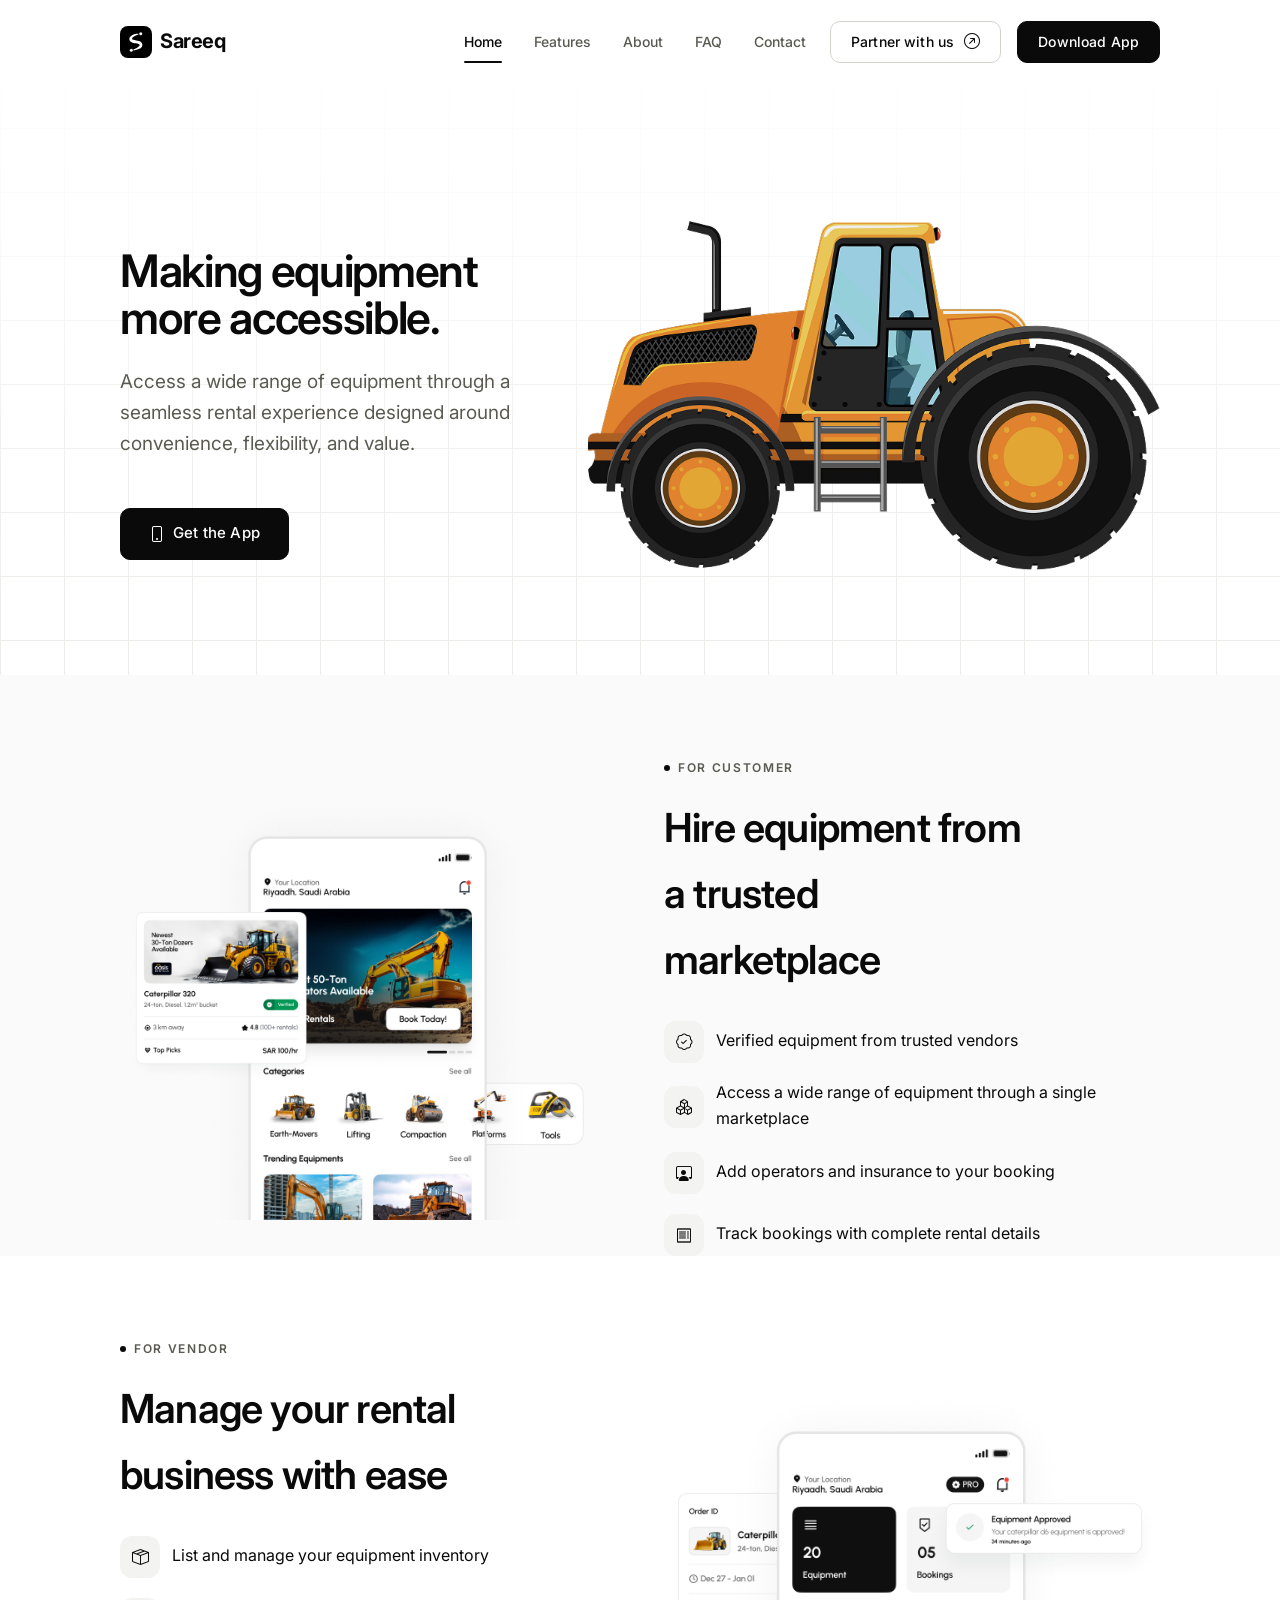
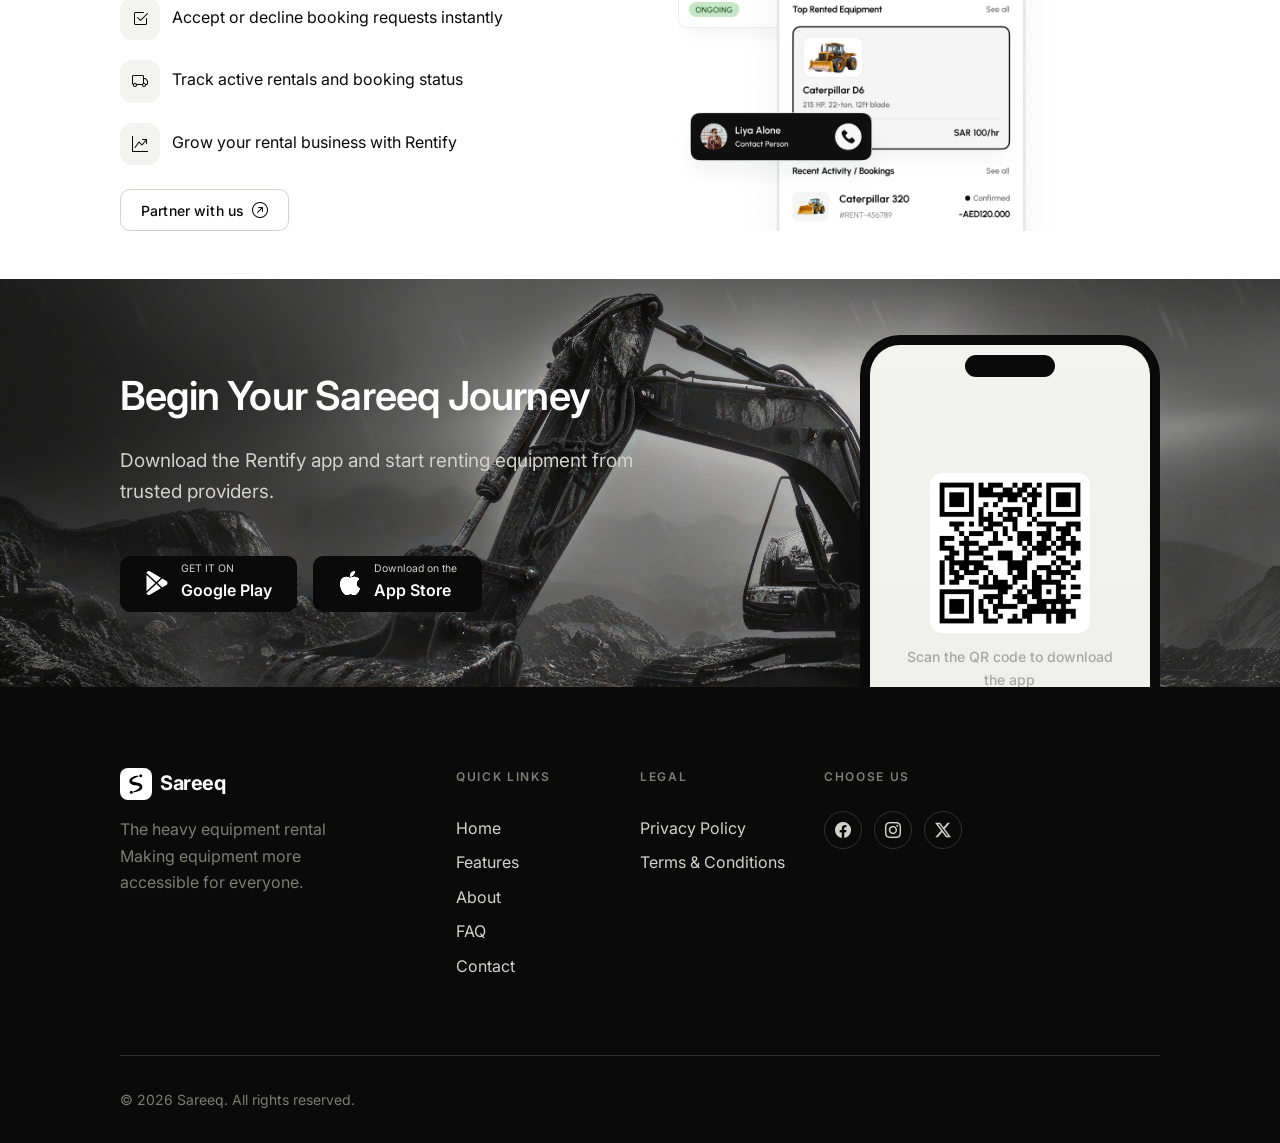
<file: index.html>
<!DOCTYPE html>
<html lang="en">

<head>
  <meta charset="UTF-8">
  <meta name="viewport" content="width=device-width, initial-scale=1.0">
  <title>Sareeq | Home</title>
  <meta name="description"
    content="Rentify is the equipment rental marketplace that connects renters with verified vendors. Browse, book and manage rentals from your phone — or list your own equipment and grow your rental business.">
  <meta name="keywords" content="equipment rental app, rent equipment, rental marketplace, vendor rental app, Rentify">
  <meta name="author" content="Rentify">

  <!-- Open Graph -->
  <meta property="og:type" content="website">
  <meta property="og:title" content="Rentify — Rent Any Equipment. From People You Can Trust.">
  <meta property="og:description"
    content="Browse, book and manage equipment rentals from verified vendors. Download the Rentify app for customers or vendors.">
  <meta property="og:image" content="images/og-cover.jpg">
  <meta property="og:url" content="https://www.rentify.app/">

  <!-- Twitter -->
  <meta name="twitter:card" content="summary_large_image">
  <meta name="twitter:title" content="Rentify — Rent Any Equipment. From People You Can Trust.">
  <meta name="twitter:description" content="The equipment rental marketplace for customers and vendors.">
  <meta name="twitter:image" content="images/og-cover.jpg">

  <link rel="icon" type="image/png" href="images/favicon.png">

  <!-- Fonts -->
  <link rel="preconnect" href="https://fonts.googleapis.com">
  <link rel="preconnect" href="https://fonts.gstatic.com" crossorigin>
  <link href="https://fonts.googleapis.com/css2?family=Inter:wght@400;500;600;700&display=swap" rel="stylesheet">

  <!-- Bootstrap 5.3 -->
  <link href="https://cdn.jsdelivr.net/npm/bootstrap@5.3.3/dist/css/bootstrap.min.css" rel="stylesheet">
  <!-- Bootstrap Icons -->
  <link rel="stylesheet" href="https://cdn.jsdelivr.net/npm/bootstrap-icons@1.11.3/font/bootstrap-icons.css">

  <!-- Rentify Styles -->
  <link rel="stylesheet" href="css/style.css">
  <link rel="stylesheet" href="css/responsive.css">
</head>

<body>

  <!-- ============================================================
       SECTION 1 — NAVIGATION
  ============================================================= -->
  <header class="navbar-rentify">
    <div class="navbar-inner">
      <a href="index.html" class="navbar-logo">
        <img src="images/logo_black.svg" alt="logo_black">
        Sareeq
      </a>
      <div class="d-flex align-items-center gap-4">
        <div class="navbar-menu" id="navbarMenu">

          <nav class="navbar-links" aria-label="Primary">
            <a href="index.html" class="navbar-link is-active">Home</a>
            <a href="features.html" class="navbar-link">Features</a>
            <a href="about.html" class="navbar-link">About</a>
            <a href="faq.html" class="navbar-link">FAQ</a>
            <a href="support.html" class="navbar-link">Contact</a>

            <!-- Mobile CTA -->
            <a href="partner.html" class="btn-rentify btn-secondary-rentify btn-rentify-sm w-100 d-lg-none">
              Partner with us <i class="bi bi-arrow-up-right-circle "></i>
            </a>

            <a href="#download" class="btn-rentify btn-primary-rentify btn-rentify-sm w-100 d-lg-none mt-3">
              Download App
            </a>
          </nav>

        </div>

        <!-- Desktop CTA -->
        <div class="navbar-cta">
          <a href="partner.html" class="btn-rentify btn-secondary-rentify btn-rentify-sm d-none d-lg-inline-flex">
            Partner with us <i class="bi bi-arrow-up-right-circle "></i>
          </a>

          <a href="#download" class="btn-rentify btn-primary-rentify btn-rentify-sm d-none d-lg-inline-flex">
            Download App
          </a>

          <button class="navbar-toggle" id="navbarToggle" aria-controls="navbarMenu">
            <i class="bi bi-list"></i>
          </button>
        </div>
      </div>

      <!-- <div class="navbar-inner">
      <a href="index.html" class="navbar-logo">
        <img src="images/logo_black.svg" alt="logo_black">
        Sareeq
      </a>
      <div class="d-flex gap-4">
        <nav class="navbar-links" id="navbarLinks" aria-label="Primary">
          <a href="index.html" class="navbar-link is-active">Home</a>
          <a href="features.html" class="navbar-link">Features</a>
          <a href="about.html" class="navbar-link">About</a>
          <a href="faq.html" class="navbar-link">FAQ</a>
          <a href="support.html" class="navbar-link">Contact</a>
          <a href="partner.html" class="btn-rentify btn-secondary-rentify btn-rentify-sm d-none d-lg-inline-flex">
            Partner with us <i class="bi bi-arrow-up-right-circle "></i>
          </a>
          <a href="#download" class="btn-rentify btn-primary-rentify btn-rentify-sm d-none d-lg-inline-flex">
            Download App
          </a>
        </nav>

        <div class="navbar-cta" id="navbarLinks">
          <a href="partner.html" class="btn-rentify btn-secondary-rentify btn-rentify-sm d-none d-lg-inline-flex">
            Partner with us <i class="bi bi-arrow-up-right-circle "></i>
          </a>
          <a href="#download" class="btn-rentify btn-primary-rentify btn-rentify-sm d-none d-lg-inline-flex">
            Download App
          </a>
        </div>
        <button class="navbar-toggle" id="navbarToggle" aria-label="Toggle menu" aria-expanded="false"
          aria-controls="navbarLinks">
          <i class="bi bi-list"></i>
        </button>
      </div>
    </div> -->
    </div>
  </header>
  <main>

    <!-- ============================================================
         SECTION 2 — HERO
    ============================================================= -->
    <section class="hero-bg-grid"
      style="padding-top: calc(var(--navbar-height) + var(--space-4xl)); padding-bottom: var(--space-3xl);">
      <div class="container-rentify">
        <div class="row align-items-center g-5">
          <div class="col-lg-5" data-animate>
            <!-- <span class="text-eyebrow">YOUR RENTAL PARTNER</span> -->
            <h1 class="text-display mt-3">Making equipment more accessible.</h1>
            <p class="text-body-lg mt-4" style="max-width: 480px;">
              Access a wide range of equipment through a seamless rental experience designed around convenience,
              flexibility, and value.
            </p>
            <div class="d-flex flex-wrap gap-3 mt-5 hero-actions">
              <a href="#download" class="btn-rentify btn-primary-rentify">
                <i class="bi bi-phone"></i> Get the App
              </a>
            </div>

            <!-- <div class="stat-inline mt-5 pt-3">
              <div class="stat-inline-item">
                <p class="text-h3 mb-0">12K+</p>
                <p class="text-caption mb-0">Verified vendors</p>
              </div>
              <div class="stat-inline-item">
                <p class="text-h3 mb-0">80K+</p>
                <p class="text-caption mb-0">Items listed</p>
              </div>
              <div class="stat-inline-item">
                <p class="text-h3 mb-0">4.8/5</p>
                <p class="text-caption mb-0">Average rating</p>
              </div>
            </div> -->
          </div>

          <div class="col-lg-7 hero-img" data-animate data-delay="150">
            <!-- <div class="d-flex justify-content-center gap-4 position-relative">
              <div class="phone-mockup" style="margin-top: 3rem;">
                <div class="phone-mockup-notch"></div>
                <div class="phone-mockup-screen">
                  <div class="app-screen-placeholder">
                    <i class="bi bi-camera-reels"></i>
                    <span>Customer App Screenshot</span>
                  </div>
                </div>
              </div>
              <div class="phone-mockup d-none d-md-block">
                <div class="phone-mockup-notch"></div>
                <div class="phone-mockup-screen">
                  <div class="app-screen-placeholder">
                    <i class="bi bi-graph-up"></i>
                    <span>Vendor App Screenshot</span>
                  </div>
                </div>
              </div>
            </div> -->
            <img src="images/hero_img.png" alt="">
          </div>
        </div>
      </div>
    </section>
    <!-- ============================================================
         SECTION 5 — CUSTOMER APP SHOWCASE
    ============================================================= -->
    <section class="section section-alt pb-0" id="customer-showcase">
      <div class="container-rentify">
        <div class="row align-items-center g-5">
          <div class="col-lg-6 order-lg-2" data-animate>
            <span class="text-eyebrow">For Customer</span>
            <h2 class="text-h2 mt-3 w-75">Hire equipment from a trusted marketplace</h2>
            <ul class="persona-card-list mt-4">
              <li>
                <i class="bi bi-patch-check"></i>
                Verified equipment from trusted vendors
              </li>

              <li>
                <i class="bi bi-boxes"></i>
                Access a wide range of equipment through a single marketplace
              </li>

              <li>
                <i class="bi bi-person-workspace"></i>
                Add operators and insurance to your booking
              </li>

              <li>
                <i class="bi bi-receipt"></i>
                Track bookings with complete rental details
              </li>
            </ul>
          </div>
          <div class="col-lg-6 order-lg-1 d-flex justify-content-center" data-animate data-delay="120">
            <!-- <div class="phone-mockup">
              <div class="phone-mockup-notch"></div>
              <div class="phone-mockup-screen">
                <div class="app-screen-placeholder">
                  <i class="bi bi-grid"></i>
                  <span>Search &amp; Browse Screenshot</span>
                </div>
              </div>
            </div> -->
            <img src="images/Customer_img_1.png" alt="" class="img-fluid">
          </div>
        </div>
      </div>
    </section>

    <!-- ============================================================
         SECTION 6 — VENDOR APP SHOWCASE
    ============================================================= -->
    <section class="section pb-0" id="vendor-showcase">
      <div class="container-rentify">
        <div class="row align-items-center g-5">
          <div class="col-lg-6" data-animate data-delay="120">
            <span class="text-eyebrow">For Vendor</span>
            <h2 class="text-h2 mt-3">Manage your rental <br> business with ease</h2>
            <ul class="persona-card-list mt-4">
              <li>
                <i class="bi bi-box-seam"></i>
                List and manage your equipment inventory
              </li>

              <li>
                <i class="bi bi-check2-square"></i>
                Accept or decline booking requests instantly
              </li>

              <li>
                <i class="bi bi-truck"></i>
                Track active rentals and booking status
              </li>

              <li>
                <i class="bi bi-graph-up-arrow"></i>
                Grow your rental business with Rentify
              </li>
              <!-- <li><i class="bi bi-bar-chart"></i> Analytics on revenue, demand and top items</li>
              <li><i class="bi bi-award"></i> Subscription plans that scale with your business</li> -->
            </ul>
            <a href="#download"
              class="btn-rentify btn-secondary-rentify btn-rentify-sm d-none d-lg-inline-flex mt-4 mb-5">
              Partner with us <i class="bi bi-arrow-up-right-circle "></i>
            </a>
          </div>
          <div class="col-lg-6" data-animate>
            <!-- <div class="phone-mockup d-flex mx-auto mx-lg-0">
              <div class="phone-mockup-notch"></div>
              <div class="phone-mockup-screen">
                <div class="app-screen-placeholder">
                  <i class="bi bi-speedometer2"></i>
                  <span>Vendor Dashboard Screenshot</span>
                </div>
              </div>
            </div> -->
            <img src="images/Vendor_img_1.png" alt="" class="img-fluid">
          </div>
        </div>
      </div>
    </section>

    <!-- ============================================================
         SECTION 11 — DOWNLOAD APPS
    ============================================================= -->
    <section class="section pb-0 pt-0" id="download">
      <div class="container-full">
        <div class="cta-band pb-0 pt-2" data-animate>
          <div class="container-rentify">
            <div class="row align-items-center">
              <div class="col-lg-7">
                <h2 class="text-h2 mt-0">Begin Your Sareeq Journey</h2>
                <p class="text-body-lg mt-3" style="max-width: 520px; color: var(--color-gray-300);">
                  Download the Rentify app and start renting equipment from trusted providers.
                </p>
                <div class="d-flex flex-wrap justify-content-start gap-3 mt-5">
                  <a href="#" class="store-btn" aria-label="Download Customer App on Google Play">
                    <i class="bi bi-google-play"></i>
                    <span><span class="store-btn-text-sm">GET IT ON</span><span class="store-btn-text-lg">Google
                        Play</span></span>
                  </a>
                  <a href="#" class="store-btn" aria-label="Download Customer App on the App Store">
                    <i class="bi bi-apple"></i>
                    <span><span class="store-btn-text-sm">Download on the</span><span class="store-btn-text-lg">App
                        Store</span></span>
                  </a>
                </div>
              </div>
              <div class="col-lg-5 d-flex justify-content-center justify-content-md-end">
                <!-- <div class="qr width-fit-content">
                  <div class="qr-box">
                    <img src="images/qr_download.png" alt="">
                  </div>
                  <p class="text-body-lg text-white text-center mt-2">Scan here</p>
                </div> -->
                <div class="phone-preview qr-main">
                  <div class="phone-mockup" style="margin-top: 3rem;">
                    <div class="phone-mockup-notch"></div>
                    <div class="phone-mockup-screen">
                      <div class="app-screen-placeholder">
                        <!-- <i class="bi bi-camera-reels"></i> -->
                        <div class="qr-box">
                          <img src="images/qr_download.png" alt="">
                        </div>
                        <span>Scan the QR code to download the app</span>
                      </div>
                    </div>
                  </div>
                </div>
              </div>
            </div>
          </div>

          <!-- <div class="cta-band-grid">
            <div class="cta-download-col text-center">
              <i class="bi bi-person fs-2 mb-2"></i>
              <h4 class="text-h4">Customer App</h4>
              <p class="text-body mb-4" style="color: var(--color-gray-400)!important;">Find and book equipment near
                you.</p>
              <div class="d-flex flex-wrap justify-content-center gap-3">
                <a href="#" class="store-btn" aria-label="Download Customer App on Google Play">
                  <i class="bi bi-google-play"></i>
                  <span><span class="store-btn-text-sm">GET IT ON</span><span class="store-btn-text-lg">Google
                      Play</span></span>
                </a>
                <a href="#" class="store-btn" aria-label="Download Customer App on the App Store">
                  <i class="bi bi-apple"></i>
                  <span><span class="store-btn-text-sm">Download on the</span><span class="store-btn-text-lg">App
                      Store</span></span>
                </a>
              </div>
            </div>
            <div class="cta-download-col text-center">
              <i class="bi bi-shop fs-2 mb-2"></i>
              <h4 class="text-h4">Vendor App</h4>
              <p class="text-body mb-4" style="color: var(--color-gray-400)!important;">List equipment and manage
                bookings.</p>
              <div class="d-flex flex-wrap justify-content-center gap-3">
                <a href="#" class="store-btn" aria-label="Download Vendor App on Google Play">
                  <i class="bi bi-google-play"></i>
                  <span><span class="store-btn-text-sm">GET IT ON</span><span class="store-btn-text-lg">Google
                      Play</span></span>
                </a>
                <a href="#" class="store-btn" aria-label="Download Vendor App on the App Store">
                  <i class="bi bi-apple"></i>
                  <span><span class="store-btn-text-sm">Download on the</span><span class="store-btn-text-lg">App
                      Store</span></span>
                </a>
                <a href="#" class="store-btn" aria-label="Download Vendor App on the App Store">
                  <i class="bi bi-globe"></i>
                  <span><span class="store-btn-text-sm">Sign Up on the</span><span class="store-btn-text-lg">Web
                      App</span></span>
                </a>
              </div>
            </div>
          </div> -->
        </div>
      </div>
    </section>

  </main>

  <!-- ============================================================
       SECTION 12 — FOOTER
  ============================================================= -->
  <footer class="footer-rentify">
    <div class="container-rentify">
      <div class="footer-grid">
        <div>
          <a href="index.html" class="navbar-logo" style="color: #fff;">
            <img src="images/logo_white.svg" alt="logo_white">
            Sareeq
          </a>
          <p class="mt-3" style="color: var(--color-gray-500); max-width: 260px;">The heavy equipment rental
            Making equipment more accessible for everyone.</p>
        </div>
        <div>
          <p class="footer-col-title">Quick Links</p>
          <a href="index.html" class="footer-link">Home</a>
          <a href="features.html" class="footer-link">Features</a>
          <a href="about.html" class="footer-link">About</a>
          <a href="faq.html" class="footer-link">FAQ</a>
          <a href="support.html" class="footer-link">Contact</a>
        </div>
        <div>
          <p class="footer-col-title">Legal</p>
          <a href="privacy.html" class="footer-link">Privacy Policy</a>
          <a href="terms.html" class="footer-link">Terms &amp; Conditions</a>
        </div>
        <div>
          <p class="footer-col-title">Choose Us</p>
          <div class="footer-social mt-4">
            <a href="#" aria-label="Rentify on LinkedIn"><i class="bi bi-facebook"></i></a>
            <a href="#" aria-label="Rentify on Instagram"><i class="bi bi-instagram"></i></a>
            <a href="#" aria-label="Rentify on X"><i class="bi bi-twitter-x"></i></a>
            <!-- <a href="#" aria-label="Rentify on LinkedIn"><i class="bi bi-linkedin"></i></a> -->
          </div>
          <!-- <a href="#download" class="footer-link">Customer App</a>
          <a href="#download" class="footer-link">Vendor App</a> -->
        </div>
      </div>

      <div class="footer-bottom">
        <p class="mb-0">&copy; <span data-current-year></span> Sareeq. All rights reserved.</p>
      </div>
    </div>
  </footer>

  <button class="back-to-top" aria-label="Back to top">
    <i class="bi bi-arrow-up"></i>
  </button>

  <!-- Bootstrap Bundle -->
  <script src="https://cdn.jsdelivr.net/npm/bootstrap@5.3.3/dist/js/bootstrap.bundle.min.js"></script>
  <script src="js/main.js"></script>
</body>

</html>
</file>
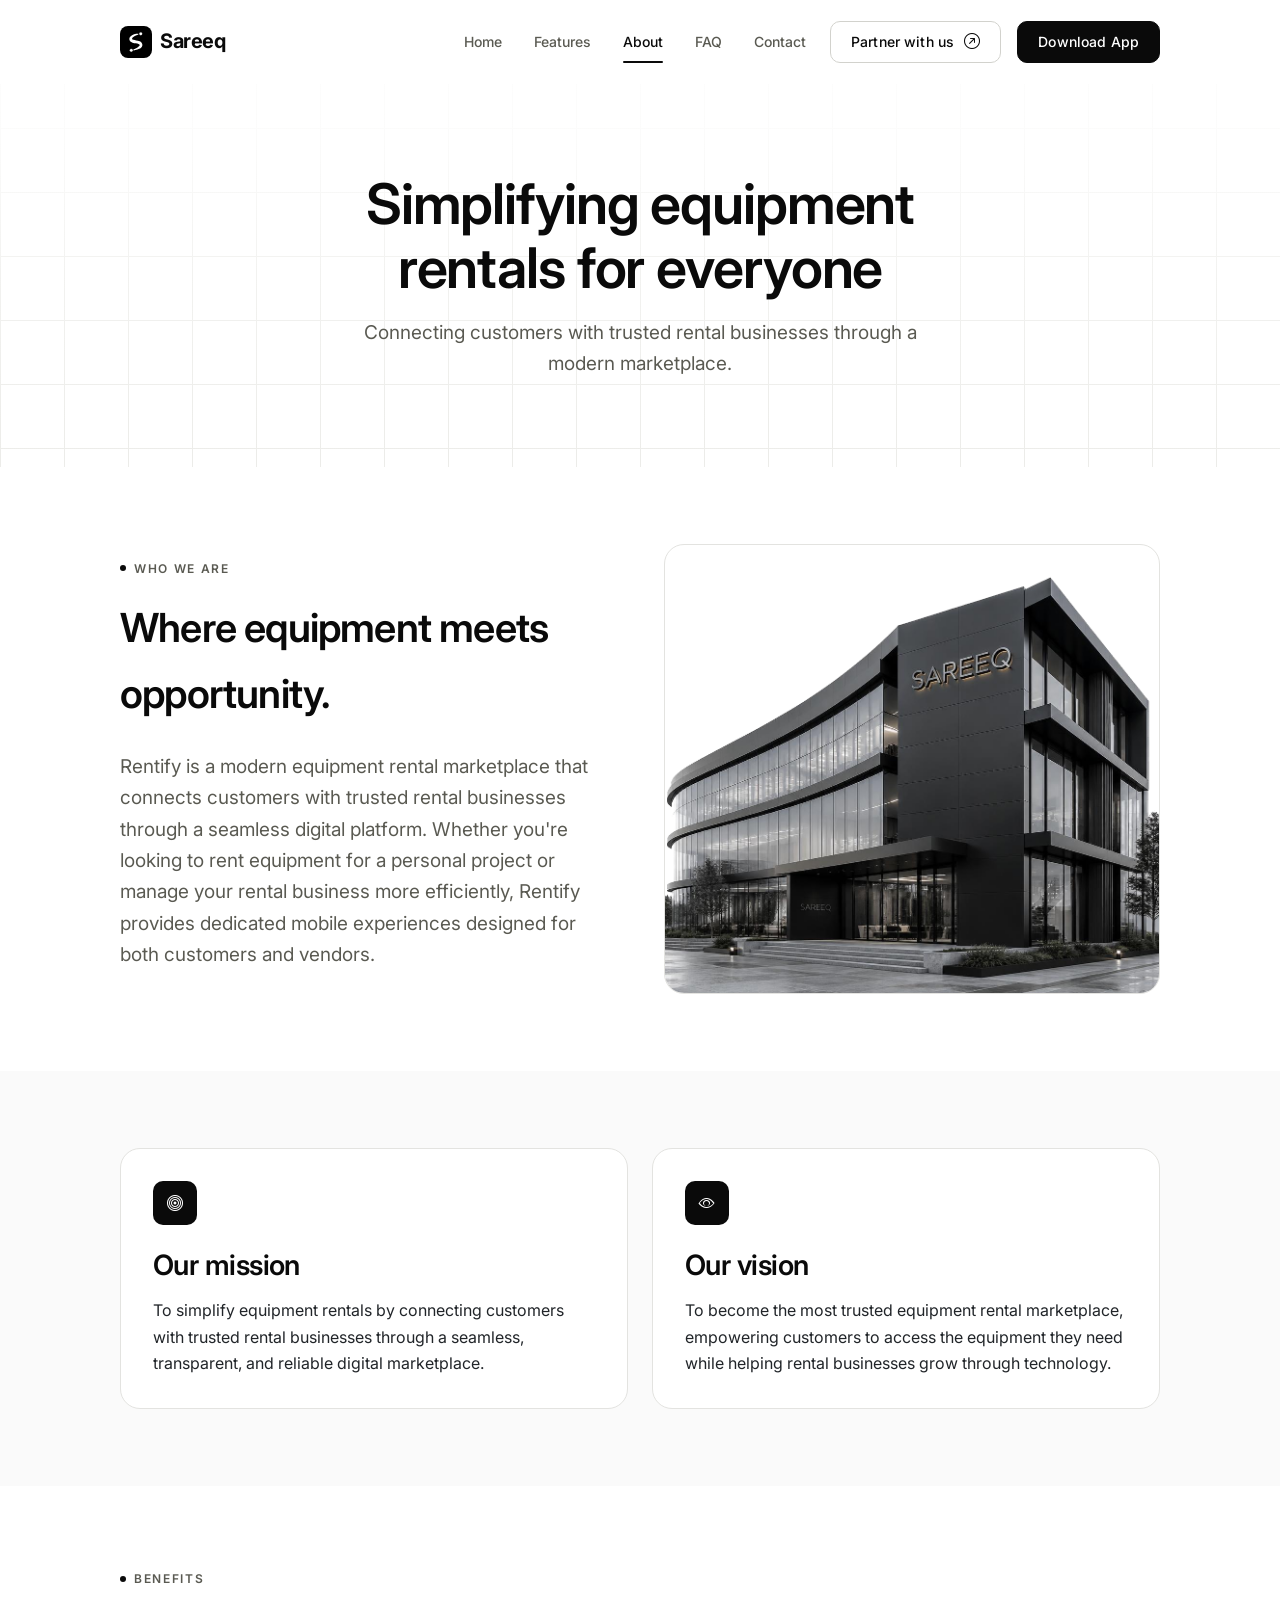
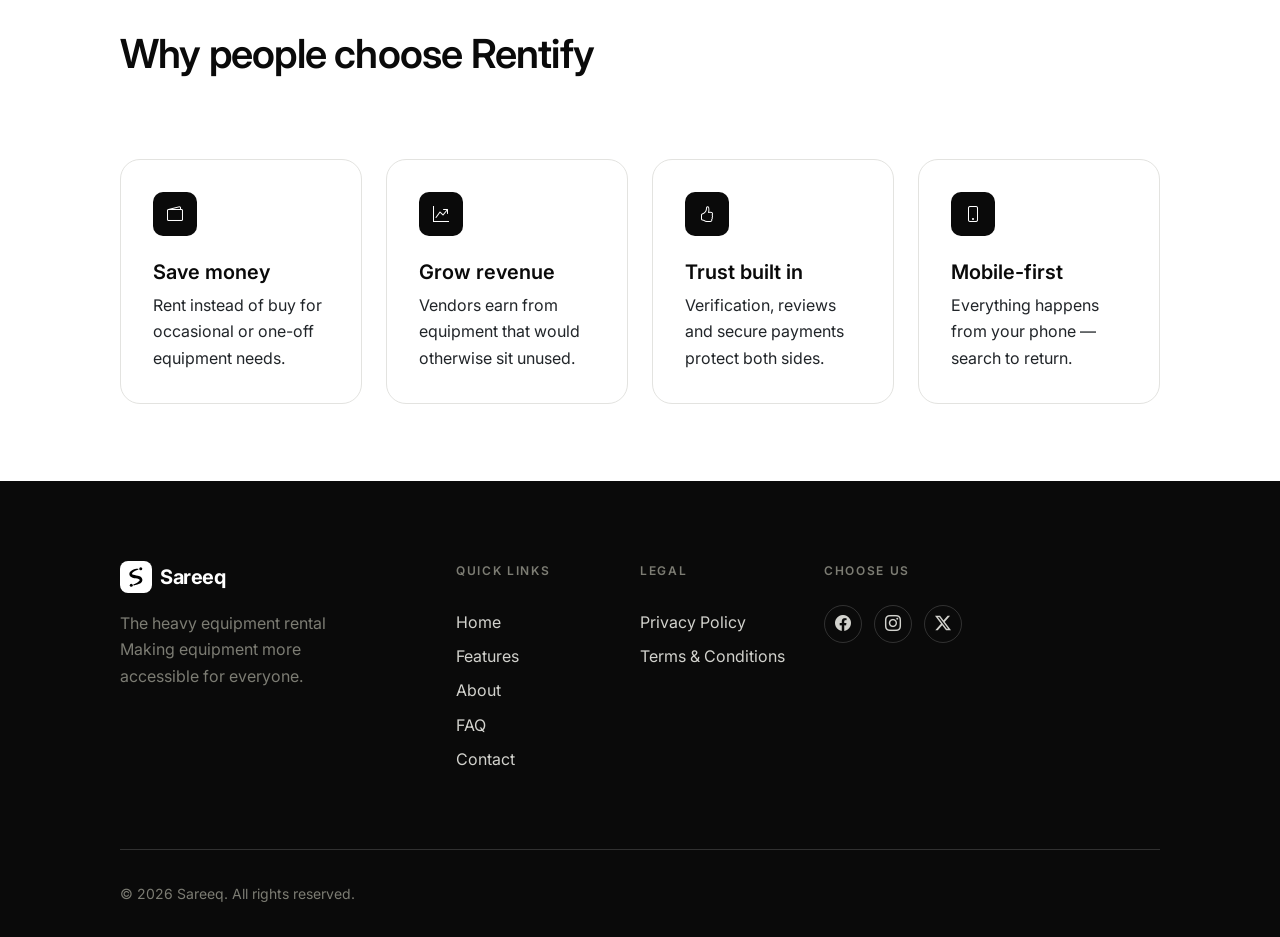
<file: about.html>
<!DOCTYPE html>
<html lang="en">

<head>
  <meta charset="UTF-8">
  <meta name="viewport" content="width=device-width, initial-scale=1.0">
  <title>About | Sareeq</title>
  <meta name="description"
    content="Learn about Rentify's mission to make equipment rental simple, trustworthy and accessible for renters and businesses alike.">
  <meta property="og:title" content="About — Rentify">
  <meta property="og:description" content="Rentify's mission, vision and the benefits of the marketplace.">
  <meta property="og:type" content="website">
  <meta name="twitter:card" content="summary_large_image">
  <link rel="icon" type="image/png" href="images/favicon.png">

  <link rel="preconnect" href="https://fonts.googleapis.com">
  <link rel="preconnect" href="https://fonts.gstatic.com" crossorigin>
  <link href="https://fonts.googleapis.com/css2?family=Inter:wght@400;500;600;700&display=swap" rel="stylesheet">
  <link href="https://cdn.jsdelivr.net/npm/bootstrap@5.3.3/dist/css/bootstrap.min.css" rel="stylesheet">
  <link rel="stylesheet" href="https://cdn.jsdelivr.net/npm/bootstrap-icons@1.11.3/font/bootstrap-icons.css">
  <link rel="stylesheet" href="css/style.css">
  <link rel="stylesheet" href="css/responsive.css">
</head>

<body>

  <header class="navbar-rentify">
    <div class="navbar-inner">
      <a href="index.html" class="navbar-logo">
        <img src="images/logo_black.svg" alt="logo_black">
        Sareeq
      </a>
      <div class="d-flex align-items-center gap-4">
        <div class="navbar-menu" id="navbarMenu">
          <nav class="navbar-links" aria-label="Primary">
            <a href="index.html" class="navbar-link">Home</a>
            <a href="features.html" class="navbar-link">Features</a>
            <a href="about.html" class="navbar-link is-active">About</a>
            <a href="faq.html" class="navbar-link">FAQ</a>
            <a href="support.html" class="navbar-link">Contact</a>

            <!-- Mobile CTA -->
            <a href="partner.html" class="btn-rentify btn-secondary-rentify btn-rentify-sm w-100 d-lg-none">
              Partner with us <i class="bi bi-arrow-up-right-circle "></i>
            </a>

            <a href="#download" class="btn-rentify btn-primary-rentify btn-rentify-sm w-100 d-lg-none mt-3">
              Download App
            </a>
          </nav>
        </div>

        <!-- Desktop CTA -->
        <div class="navbar-cta">
          <a href="partner.html" class="btn-rentify btn-secondary-rentify btn-rentify-sm d-none d-lg-inline-flex">
            Partner with us <i class="bi bi-arrow-up-right-circle "></i>
          </a>

          <a href="#download" class="btn-rentify btn-primary-rentify btn-rentify-sm d-none d-lg-inline-flex">
            Download App
          </a>

          <button class="navbar-toggle" id="navbarToggle" aria-controls="navbarMenu">
            <i class="bi bi-list"></i>
          </button>
        </div>
      </div>
    </div>
  </header>

  <main>
    <section class="page-hero hero-bg-grid">
      <div class="container-rentify text-center">
        <!-- <span class="text-eyebrow">About Rentify</span> -->
        <h1 class="text-h1 mt-3 mx-auto" style="max-width: 700px;">Simplifying equipment rentals for everyone</h1>
        <p class="text-body-lg mt-3 mx-auto" style="max-width: 560px;">Connecting customers with trusted rental
          businesses through a modern marketplace.</p>
      </div>
    </section>
    <section class="section">
      <div class="container-rentify">
        <div class="row align-items-center g-5">
          <div class="col-lg-6" data-animate>
            <span class="text-eyebrow">Who We Are</span>
            <h1 class="text-h2 mt-3">Where equipment meets opportunity.</h1>
            <p class="text-body-lg  mt-4">
              Rentify is a modern equipment rental marketplace that connects customers with trusted rental businesses
              through a seamless digital platform. Whether you're looking to rent equipment for a personal project or
              manage your rental business more efficiently, Rentify provides dedicated mobile experiences designed for
              both customers and vendors.
            </p>
            <!-- <div class="d-flex flex-wrap gap-3 mt-5 hero-actions">
              <a href="#download" class="btn-rentify btn-primary-rentify">
                <i class="bi bi-download"></i> Download Customer App
              </a>
              <a href="pages/about.html#vendor" class="btn-rentify btn-secondary-rentify">
                Become a Vendor
              </a>
            </div> -->

            <!-- <div class="stat-inline mt-5 pt-3">
              <div class="stat-inline-item">
                <p class="text-h3 mb-0">12K+</p>
                <p class="text-caption mb-0">Verified vendors</p>
              </div>
              <div class="stat-inline-item">
                <p class="text-h3 mb-0">80K+</p>
                <p class="text-caption mb-0">Items listed</p>
              </div>
              <div class="stat-inline-item">
                <p class="text-h3 mb-0">4.8/5</p>
                <p class="text-caption mb-0">Average rating</p>
              </div>
            </div> -->
          </div>

          <div class="col-lg-6" data-animate data-delay="150">
            <!-- <div class="d-flex justify-content-center gap-4 position-relative">
              <div class="phone-mockup" style="margin-top: 3rem;">
                <div class="phone-mockup-notch"></div>
                <div class="phone-mockup-screen">
                  <div class="app-screen-placeholder">
                    <i class="bi bi-camera-reels"></i>
                    <span>Customer App Screenshot</span>
                  </div>
                </div>
              </div>
              <div class="phone-mockup d-none d-md-block">
                <div class="phone-mockup-notch"></div>
                <div class="phone-mockup-screen">
                  <div class="app-screen-placeholder">
                    <i class="bi bi-graph-up"></i>
                    <span>Vendor App Screenshot</span>
                  </div>
                </div>
              </div>
            </div> -->
            <div class="card-rentify-flat h-100 bg-white p-0 overflow-hidden">
              <img src="images/sareeq_image.png" alt="">
            </div>
          </div>
        </div>
      </div>
    </section>
    <section class="section section-alt">
      <div class="container-rentify">
        <div class="row g-4">
          <div class="col-lg-6" data-animate>
            <div class="card-rentify-flat h-100 bg-white">
              <div class="card-icon-tile"><i class="bi bi-bullseye"></i></div>
              <h3 class="text-h3">Our mission</h3>
              <p class="text-body mt-3 mb-0">To simplify equipment rentals by connecting customers with trusted rental
                businesses through a seamless, transparent, and reliable digital marketplace.</p>
            </div>
          </div>
          <div class="col-lg-6" data-animate data-delay="120">
            <div class="card-rentify-flat h-100 bg-white">
              <div class="card-icon-tile"><i class="bi bi-eye"></i></div>
              <h3 class="text-h3">Our vision</h3>
              <p class="text-body mt-3 mb-0">To become the most trusted equipment rental marketplace, empowering
                customers to access the equipment they need while helping rental businesses grow through technology.</p>
            </div>
          </div>
        </div>
      </div>
    </section>
    <!-- <section class="section section-alt">
      <div class="container-rentify">
        <div class="section-header is-centered">
          <span class="text-eyebrow">What Is Rentify</span>
          <h2 class="text-h2">A two-sided marketplace, built mobile-first</h2>
        </div>
        <div class="row g-4 align-items-stretch">
          <div class="col-lg-6" data-animate>
            <div class="persona-card persona-card-customer h-100">
              <span class="badge-rentify"><i class="bi bi-person"></i> Customer App</span>
              <h4 class="text-h4 mt-4">For anyone who needs equipment temporarily</h4>
              <p class="text-body mt-3 mb-0">Homeowners, event planners, photographers, contractors and more use Rentify
                to find verified equipment nearby without the cost of buying it outright.</p>
            </div>
          </div>
          <div class="col-lg-6" id="vendor" data-animate data-delay="120">
            <div class="persona-card persona-card-vendor h-100">
              <span class="badge-rentify"
                style="background-color: rgba(255,255,255,0.08); color: #fff; border-color: var(--color-border-inverse);"><i
                  class="bi bi-shop"></i> Vendor App</span>
              <h4 class="text-h4 mt-4">For businesses that rent out equipment</h4>
              <p class="text-body mt-3 mb-0" style="color: var(--color-gray-300);">Rental shops, studios and independent
                operators use the Vendor App to list inventory, manage bookings and reach new customers.</p>
            </div>
          </div>
        </div>
      </div>
    </section> -->

    <section class="section">
      <div class="container-rentify">
        <div class="section-header">
          <span class="text-eyebrow">Benefits</span>
          <h2 class="text-h2">Why people choose Rentify</h2>
        </div>
        <div class="row g-4">
          <div class="col-md-6 col-lg-3" data-animate>
            <div class="card-rentify h-100">
              <div class="card-icon-tile"><i class="bi bi-wallet2"></i></div>
              <h4 class="text-h4">Save money</h4>
              <p class="text-body mt-2 mb-0">Rent instead of buy for occasional or one-off equipment needs.</p>
            </div>
          </div>
          <div class="col-md-6 col-lg-3" data-animate data-delay="80">
            <div class="card-rentify h-100">
              <div class="card-icon-tile"><i class="bi bi-graph-up-arrow"></i></div>
              <h4 class="text-h4">Grow revenue</h4>
              <p class="text-body mt-2 mb-0">Vendors earn from equipment that would otherwise sit unused.</p>
            </div>
          </div>
          <div class="col-md-6 col-lg-3" data-animate data-delay="160">
            <div class="card-rentify h-100">
              <div class="card-icon-tile"><i class="bi bi-hand-thumbs-up"></i></div>
              <h4 class="text-h4">Trust built in</h4>
              <p class="text-body mt-2 mb-0">Verification, reviews and secure payments protect both sides.</p>
            </div>
          </div>
          <div class="col-md-6 col-lg-3" data-animate data-delay="240">
            <div class="card-rentify h-100">
              <div class="card-icon-tile"><i class="bi bi-phone"></i></div>
              <h4 class="text-h4">Mobile-first</h4>
              <p class="text-body mt-2 mb-0">Everything happens from your phone — search to return.</p>
            </div>
          </div>
        </div>
      </div>
    </section>

    <!-- <section class="section section-alt">
      <div class="container-rentify">
        <div class="cta-band" data-animate>
          <span class="text-eyebrow" style="color: var(--color-gray-400);">Join Rentify</span>
          <h2 class="text-h2 mt-3">Ready to get started?</h2>
          <div class="d-flex justify-content-center gap-3 mt-4 flex-wrap">
            <a href="index.html#download" class="btn-rentify btn-primary-rentify">Download Customer App</a>
            <a href="index.html#download" class="btn-rentify btn-secondary-rentify">Download Vendor App</a>
          </div>
        </div>
      </div>
    </section> -->
  </main>

  <footer class="footer-rentify">
    <div class="container-rentify">
      <div class="footer-grid">
        <div>
          <a href="index.html" class="navbar-logo" style="color: #fff;">
            <img src="images/logo_white.svg" alt="logo_white">
            Sareeq
          </a>
          <p class="mt-3" style="color: var(--color-gray-500); max-width: 260px;">The heavy equipment rental
            Making equipment more accessible for everyone.</p>
        </div>
        <div>
          <p class="footer-col-title">Quick Links</p>
          <a href="index.html" class="footer-link">Home</a>
          <a href="features.html" class="footer-link">Features</a>
          <a href="about.html" class="footer-link">About</a>
          <a href="faq.html" class="footer-link">FAQ</a>
          <a href="support.html" class="footer-link">Contact</a>
        </div>
        <div>
          <p class="footer-col-title">Legal</p>
          <a href="privacy.html" class="footer-link">Privacy Policy</a>
          <a href="terms.html" class="footer-link">Terms &amp; Conditions</a>
        </div>
        <div>
          <p class="footer-col-title">Choose Us</p>
          <div class="footer-social mt-4">
            <a href="#" aria-label="Rentify on LinkedIn"><i class="bi bi-facebook"></i></a>
            <a href="#" aria-label="Rentify on Instagram"><i class="bi bi-instagram"></i></a>
            <a href="#" aria-label="Rentify on X"><i class="bi bi-twitter-x"></i></a>
            <!-- <a href="#" aria-label="Rentify on LinkedIn"><i class="bi bi-linkedin"></i></a> -->
          </div>
          <!-- <a href="#download" class="footer-link">Customer App</a>
          <a href="#download" class="footer-link">Vendor App</a> -->
        </div>
      </div>

      <div class="footer-bottom">
        <p class="mb-0">&copy; <span data-current-year></span> Sareeq. All rights reserved.</p>
      </div>
    </div>
  </footer>

  <button class="back-to-top" aria-label="Back to top"><i class="bi bi-arrow-up"></i></button>

  <script src="https://cdn.jsdelivr.net/npm/bootstrap@5.3.3/dist/js/bootstrap.bundle.min.js"></script>
  <script src="js/main.js"></script>
</body>

</html>
</file>
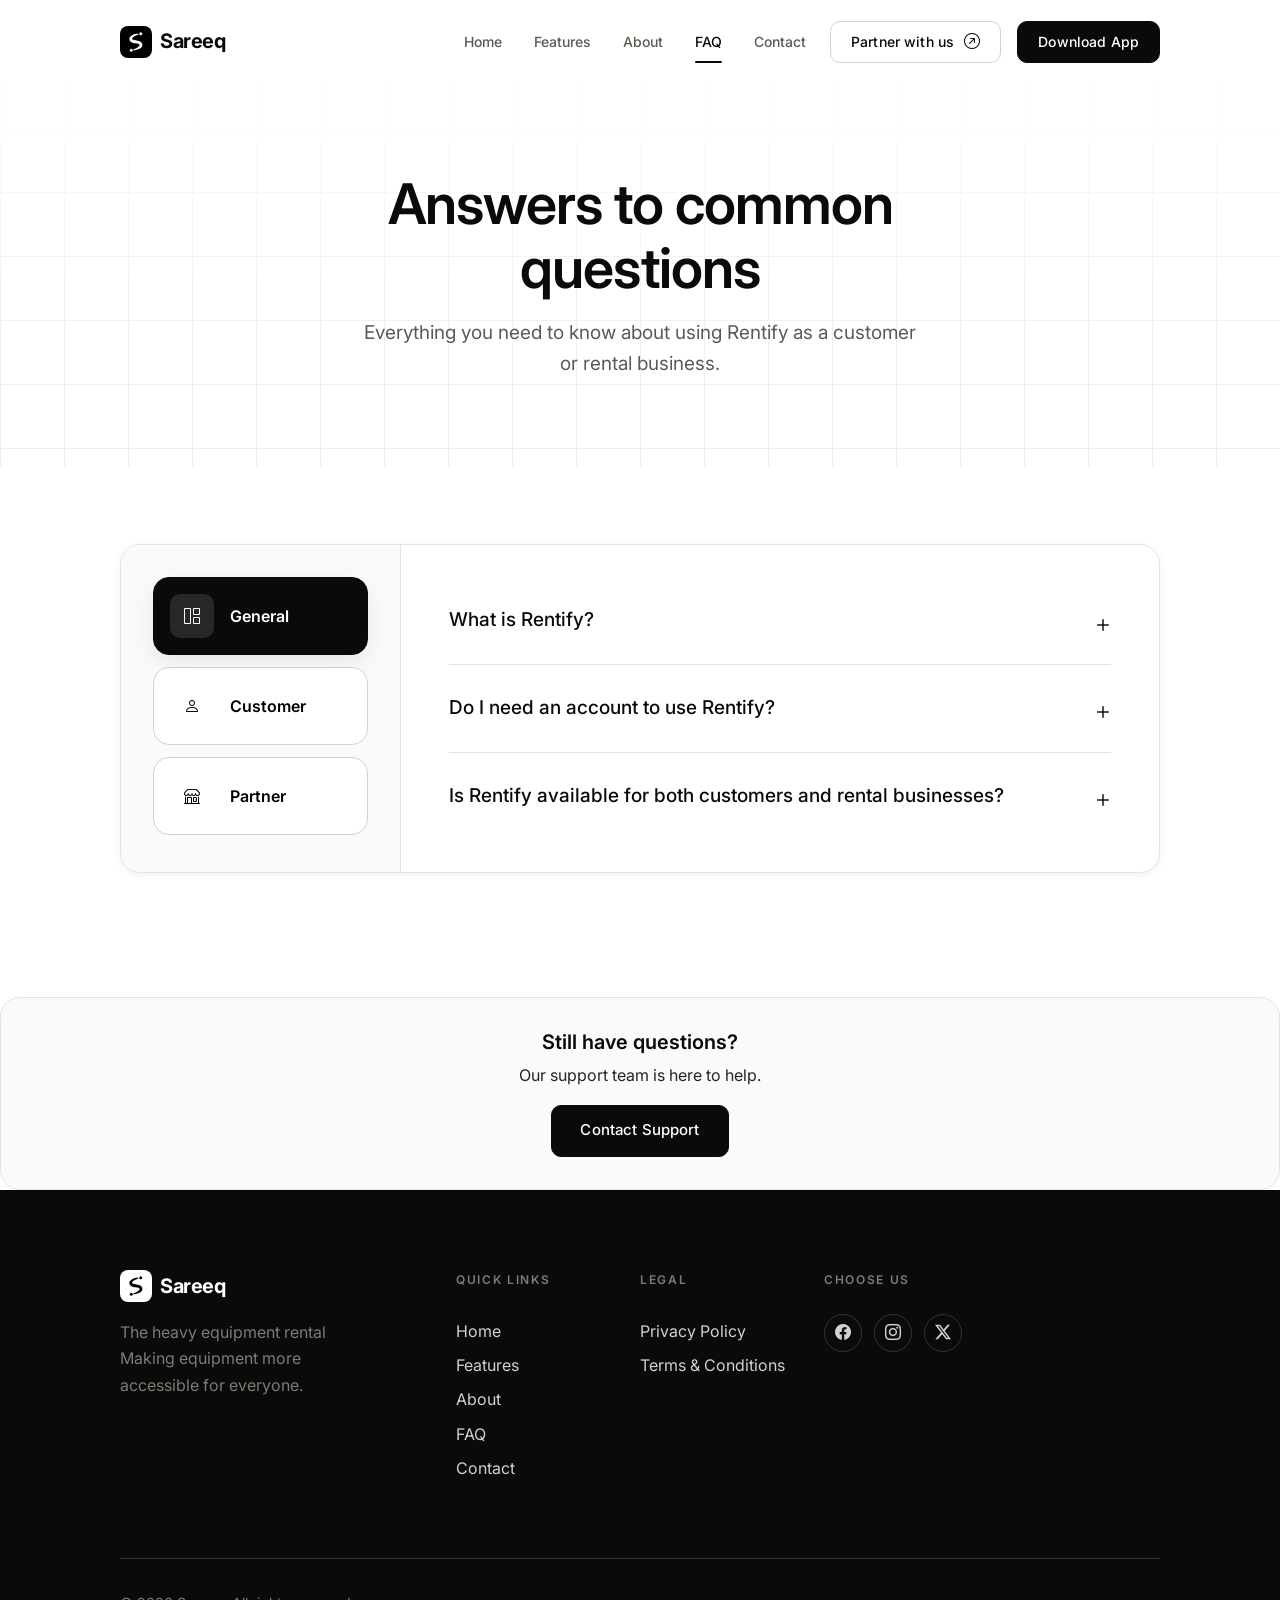
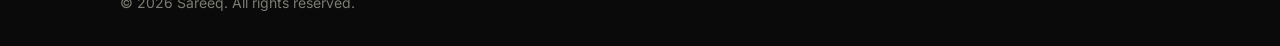
<file: faq.html>
<!DOCTYPE html>
<html lang="en">

<head>
  <meta charset="UTF-8">
  <meta name="viewport" content="width=device-width, initial-scale=1.0">
  <title>FAQ | Sareeq</title>
  <meta name="description"
    content="Answers to common questions about renting, listing, payments and safety on Rentify.">
  <meta property="og:title" content="FAQ — Rentify">
  <meta property="og:description" content="Answers to common questions about Rentify.">
  <meta property="og:type" content="website">
  <meta name="twitter:card" content="summary_large_image">
  <link rel="icon" type="image/png" href="images/favicon.png">

  <link rel="preconnect" href="https://fonts.googleapis.com">
  <link rel="preconnect" href="https://fonts.gstatic.com" crossorigin>
  <link href="https://fonts.googleapis.com/css2?family=Inter:wght@400;500;600;700&display=swap" rel="stylesheet">
  <link href="https://cdn.jsdelivr.net/npm/bootstrap@5.3.3/dist/css/bootstrap.min.css" rel="stylesheet">
  <link rel="stylesheet" href="https://cdn.jsdelivr.net/npm/bootstrap-icons@1.11.3/font/bootstrap-icons.css">
  <link rel="stylesheet" href="css/style.css">
  <link rel="stylesheet" href="css/responsive.css">
</head>

<body>

  <header class="navbar-rentify">
    <div class="navbar-inner">
      <a href="index.html" class="navbar-logo">
        <img src="images/logo_black.svg" alt="logo_black">
        Sareeq
      </a>
      <div class="d-flex align-items-center gap-4">
        <div class="navbar-menu" id="navbarMenu">
          <nav class="navbar-links" aria-label="Primary">
            <a href="index.html" class="navbar-link">Home</a>
            <a href="features.html" class="navbar-link">Features</a>
            <a href="about.html" class="navbar-link">About</a>
            <a href="faq.html" class="navbar-link is-active">FAQ</a>
            <a href="support.html" class="navbar-link">Contact</a>

            <!-- Mobile CTA -->
            <a href="partner.html" class="btn-rentify btn-secondary-rentify btn-rentify-sm w-100 d-lg-none">
              Partner with us <i class="bi bi-arrow-up-right-circle "></i>
            </a>

            <a href="#download" class="btn-rentify btn-primary-rentify btn-rentify-sm w-100 d-lg-none mt-3">
              Download App
            </a>
          </nav>
        </div>

        <!-- Desktop CTA -->
        <div class="navbar-cta">
          <a href="partner.html" class="btn-rentify btn-secondary-rentify btn-rentify-sm d-none d-lg-inline-flex">
            Partner with us <i class="bi bi-arrow-up-right-circle "></i>
          </a>

          <a href="#download" class="btn-rentify btn-primary-rentify btn-rentify-sm d-none d-lg-inline-flex">
            Download App
          </a>

          <button class="navbar-toggle" id="navbarToggle" aria-controls="navbarMenu">
            <i class="bi bi-list"></i>
          </button>
        </div>
      </div>
    </div>
  </header>

  <main>
    <section class="page-hero hero-bg-grid">
      <div class="container-rentify text-center">
        <!-- <span class="text-eyebrow">FAQ</span> -->
        <h1 class="text-h1 mt-3 mx-auto" style="max-width: 700px;">Answers to common questions</h1>
        <p class="text-body-lg mt-3 mx-auto" style="max-width: 560px;">Everything you need to know about using Rentify
          as a customer or rental business.</p>
      </div>
    </section>

    <section class="section">
      <div class="container-rentify">

        <div class="faq-layout-card" data-animate>

          <nav class="faq-tabs-nav" role="tablist" aria-label="FAQ categories" aria-orientation="vertical">
            <button type="button" class="faq-tab-item is-active" role="tab" id="faq-tab-general"
              data-target="faq-panel-general" aria-selected="true" aria-controls="faq-panel-general" tabindex="0">
              <span class="faq-tab-icon" aria-hidden="true"><i class="bi bi-grid-1x2"></i></span>
              <span class="faq-tab-copy">
                <span class="faq-tab-title">General</span>
                <span class="faq-tab-desc">Platform information</span>
              </span>
            </button>
            <button type="button" class="faq-tab-item" role="tab" id="faq-tab-customer" data-target="faq-panel-customer"
              aria-selected="false" aria-controls="faq-panel-customer" tabindex="-1">
              <span class="faq-tab-icon" aria-hidden="true"><i class="bi bi-person"></i></span>
              <span class="faq-tab-copy">
                <span class="faq-tab-title">Customer</span>
                <span class="faq-tab-desc">Booking &amp; rentals</span>
              </span>
            </button>
            <button type="button" class="faq-tab-item" role="tab" id="faq-tab-vendor" data-target="faq-panel-vendor"
              aria-selected="false" aria-controls="faq-panel-vendor" tabindex="-1">
              <span class="faq-tab-icon" aria-hidden="true"><i class="bi bi-shop"></i></span>
              <span class="faq-tab-copy">
                <span class="faq-tab-title">Partner</span>
                <span class="faq-tab-desc">Business management</span>
              </span>
            </button>
          </nav>

          <div class="faq-panels">

            <!-- General -->
            <div class="faq-panel-block active" id="faq-panel-general" role="tabpanel"
              aria-labelledby="faq-tab-general">
              <div class="accordion accordion-rentify" id="faqGeneral">

                <div class="accordion-item">
                  <h3 class="accordion-header">
                    <button class="accordion-button collapsed" type="button" data-bs-toggle="collapse"
                      data-bs-target="#g1">
                      What is Rentify?
                    </button>
                  </h3>
                  <div id="g1" class="accordion-collapse collapse" data-bs-parent="#faqGeneral">
                    <div class="accordion-body">
                      Rentify is an equipment rental marketplace that connects customers with verified rental
                      businesses,
                      making it easy to find, book, and manage equipment rentals from your mobile device.
                    </div>
                  </div>
                </div>

                <div class="accordion-item">
                  <h3 class="accordion-header">
                    <button class="accordion-button collapsed" type="button" data-bs-toggle="collapse"
                      data-bs-target="#g2">
                      Do I need an account to use Rentify?
                    </button>
                  </h3>
                  <div id="g2" class="accordion-collapse collapse" data-bs-parent="#faqGeneral">
                    <div class="accordion-body">
                      Yes. Creating an account allows you to book equipment, manage rentals, track bookings, and
                      securely
                      access your rental history.
                    </div>
                  </div>
                </div>

                <div class="accordion-item">
                  <h3 class="accordion-header">
                    <button class="accordion-button collapsed" type="button" data-bs-toggle="collapse"
                      data-bs-target="#g3">
                      Is Rentify available for both customers and rental businesses?
                    </button>
                  </h3>
                  <div id="g3" class="accordion-collapse collapse" data-bs-parent="#faqGeneral">
                    <div class="accordion-body">
                      Yes. Rentify offers separate mobile apps for customers looking to rent equipment and vendors
                      managing
                      rental businesses.
                    </div>
                  </div>
                </div>

              </div>
            </div>

            <!-- Customer -->
            <div class="faq-panel-block" id="faq-panel-customer" role="tabpanel" aria-labelledby="faq-tab-customer"
              hidden>
              <div class="accordion accordion-rentify" id="faqCustomers">

                <div class="accordion-item">
                  <h3 class="accordion-header">
                    <button class="accordion-button collapsed" type="button" data-bs-toggle="collapse"
                      data-bs-target="#c1">
                      How do I book equipment?
                    </button>
                  </h3>
                  <div id="c1" class="accordion-collapse collapse" data-bs-parent="#faqCustomers">
                    <div class="accordion-body">
                      Browse available equipment, choose your rental dates, customize your booking if needed, and submit
                      your
                      request directly through the app.
                    </div>
                  </div>
                </div>

                <div class="accordion-item">
                  <h3 class="accordion-header">
                    <button class="accordion-button collapsed" type="button" data-bs-toggle="collapse"
                      data-bs-target="#c2">
                      Can I book multiple equipment items at once?
                    </button>
                  </h3>
                  <div id="c2" class="accordion-collapse collapse" data-bs-parent="#faqCustomers">
                    <div class="accordion-body">
                      Yes. You can rent multiple equipment items from the same vendor in a single booking for a faster
                      and
                      more convenient rental experience.
                    </div>
                  </div>
                </div>

                <div class="accordion-item">
                  <h3 class="accordion-header">
                    <button class="accordion-button collapsed" type="button" data-bs-toggle="collapse"
                      data-bs-target="#c3">
                      How can I track my booking?
                    </button>
                  </h3>
                  <div id="c3" class="accordion-collapse collapse" data-bs-parent="#faqCustomers">
                    <div class="accordion-body">
                      Your booking status is updated in real time, allowing you to track confirmations, upcoming
                      pickups,
                      active rentals, and completed bookings.
                    </div>
                  </div>
                </div>

                <div class="accordion-item">
                  <h3 class="accordion-header">
                    <button class="accordion-button collapsed" type="button" data-bs-toggle="collapse"
                      data-bs-target="#c4">
                      Can I save multiple pickup addresses?
                    </button>
                  </h3>
                  <div id="c4" class="accordion-collapse collapse" data-bs-parent="#faqCustomers">
                    <div class="accordion-body">
                      Yes. Save multiple pickup addresses in your account and select the most convenient one whenever
                      you make
                      a booking.
                    </div>
                  </div>
                </div>

              </div>
            </div>

            <!-- Vendor -->
            <div class="faq-panel-block" id="faq-panel-vendor" role="tabpanel" aria-labelledby="faq-tab-vendor" hidden>
              <div class="accordion accordion-rentify" id="faqVendors">

                <div class="accordion-item">
                  <h3 class="accordion-header">
                    <button class="accordion-button collapsed" type="button" data-bs-toggle="collapse"
                      data-bs-target="#v1">
                      How do I list my equipment?
                    </button>
                  </h3>
                  <div id="v1" class="accordion-collapse collapse" data-bs-parent="#faqVendors">
                    <div class="accordion-body">
                      Create your business profile, add your equipment with images, pricing, specifications, and
                      availability,
                      then publish your listings to start receiving booking requests.
                    </div>
                  </div>
                </div>

                <div class="accordion-item">
                  <h3 class="accordion-header">
                    <button class="accordion-button collapsed" type="button" data-bs-toggle="collapse"
                      data-bs-target="#v2">
                      How do I manage booking requests?
                    </button>
                  </h3>
                  <div id="v2" class="accordion-collapse collapse" data-bs-parent="#faqVendors">
                    <div class="accordion-body">
                      Review incoming requests, accept or decline bookings, and communicate directly with customers
                      after a
                      booking is confirmed.
                    </div>
                  </div>
                </div>

                <div class="accordion-item">
                  <h3 class="accordion-header">
                    <button class="accordion-button collapsed" type="button" data-bs-toggle="collapse"
                      data-bs-target="#v3">
                      Can I update my equipment details anytime?
                    </button>
                  </h3>
                  <div id="v3" class="accordion-collapse collapse" data-bs-parent="#faqVendors">
                    <div class="accordion-body">
                      Yes. You can edit equipment information, pricing, availability, and images whenever needed from
                      the
                      Vendor App.
                    </div>
                  </div>
                </div>

                <div class="accordion-item">
                  <h3 class="accordion-header">
                    <button class="accordion-button collapsed" type="button" data-bs-toggle="collapse"
                      data-bs-target="#v4">
                      Can I view customer information after a booking is confirmed?
                    </button>
                  </h3>
                  <div id="v4" class="accordion-collapse collapse" data-bs-parent="#faqVendors">
                    <div class="accordion-body">
                      Yes. Once a booking is confirmed, you can access the customer's profile details and contact them
                      directly to coordinate the rental.
                    </div>
                  </div>
                </div>

              </div>
            </div>

          </div>
        </div>
      </div>
    </section>
    <section>
      <div class="full-container">
        <div class="card-rentify-flat text-center mt-5" data-animate>
          <h4 class="text-h4">Still have questions?</h4>
          <p class="text-body mt-2 mb-3">Our support team is here to help.</p>
          <a href="support.html" class="btn-rentify btn-primary-rentify">Contact Support</a>
        </div>
      </div>
    </section>
    <!-- <section class="section">
      <div class="container-rentify">

        <h3 class="text-h4 mb-3" data-animate>General</h3>
        <div class="accordion accordion-rentify mb-5" id="faqGeneral">

          <div class="accordion-item">
            <h3 class="accordion-header">
              <button class="accordion-button collapsed" type="button" data-bs-toggle="collapse" data-bs-target="#g1">
                What is Rentify?
              </button>
            </h3>
            <div id="g1" class="accordion-collapse collapse" data-bs-parent="#faqGeneral">
              <div class="accordion-body">
                Rentify is an equipment rental marketplace that connects customers with verified rental businesses,
                making it easy to find, book, and manage equipment rentals from your mobile device.
              </div>
            </div>
          </div>

          <div class="accordion-item">
            <h3 class="accordion-header">
              <button class="accordion-button collapsed" type="button" data-bs-toggle="collapse" data-bs-target="#g2">
                Do I need an account to use Rentify?
              </button>
            </h3>
            <div id="g2" class="accordion-collapse collapse" data-bs-parent="#faqGeneral">
              <div class="accordion-body">
                Yes. Creating an account allows you to book equipment, manage rentals, track bookings, and securely
                access your rental history.
              </div>
            </div>
          </div>

          <div class="accordion-item">
            <h3 class="accordion-header">
              <button class="accordion-button collapsed" type="button" data-bs-toggle="collapse" data-bs-target="#g3">
                Is Rentify available for both customers and rental businesses?
              </button>
            </h3>
            <div id="g3" class="accordion-collapse collapse" data-bs-parent="#faqGeneral">
              <div class="accordion-body">
                Yes. Rentify offers separate mobile apps for customers looking to rent equipment and vendors managing
                rental businesses.
              </div>
            </div>
          </div>

        </div>

        <h3 class="text-h4 mb-3" data-animate>For Customers</h3>
        <div class="accordion accordion-rentify mb-5" id="faqCustomers">

          <div class="accordion-item">
            <h3 class="accordion-header">
              <button class="accordion-button collapsed" type="button" data-bs-toggle="collapse" data-bs-target="#c1">
                How do I book equipment?
              </button>
            </h3>
            <div id="c1" class="accordion-collapse collapse" data-bs-parent="#faqCustomers">
              <div class="accordion-body">
                Browse available equipment, choose your rental dates, customize your booking if needed, and submit your
                request directly through the app.
              </div>
            </div>
          </div>

          <div class="accordion-item">
            <h3 class="accordion-header">
              <button class="accordion-button collapsed" type="button" data-bs-toggle="collapse" data-bs-target="#c2">
                Can I book multiple equipment items at once?
              </button>
            </h3>
            <div id="c2" class="accordion-collapse collapse" data-bs-parent="#faqCustomers">
              <div class="accordion-body">
                Yes. You can rent multiple equipment items from the same vendor in a single booking for a faster and
                more convenient rental experience.
              </div>
            </div>
          </div>

          <div class="accordion-item">
            <h3 class="accordion-header">
              <button class="accordion-button collapsed" type="button" data-bs-toggle="collapse" data-bs-target="#c3">
                How can I track my booking?
              </button>
            </h3>
            <div id="c3" class="accordion-collapse collapse" data-bs-parent="#faqCustomers">
              <div class="accordion-body">
                Your booking status is updated in real time, allowing you to track confirmations, upcoming pickups,
                active rentals, and completed bookings.
              </div>
            </div>
          </div>

          <div class="accordion-item">
            <h3 class="accordion-header">
              <button class="accordion-button collapsed" type="button" data-bs-toggle="collapse" data-bs-target="#c4">
                Can I save multiple pickup addresses?
              </button>
            </h3>
            <div id="c4" class="accordion-collapse collapse" data-bs-parent="#faqCustomers">
              <div class="accordion-body">
                Yes. Save multiple pickup addresses in your account and select the most convenient one whenever you make
                a booking.
              </div>
            </div>
          </div>

        </div>

        <h3 class="text-h4 mb-3" data-animate>For Vendors</h3>
        <div class="accordion accordion-rentify mb-5" id="faqVendors">

          <div class="accordion-item">
            <h3 class="accordion-header">
              <button class="accordion-button collapsed" type="button" data-bs-toggle="collapse" data-bs-target="#v1">
                How do I list my equipment?
              </button>
            </h3>
            <div id="v1" class="accordion-collapse collapse" data-bs-parent="#faqVendors">
              <div class="accordion-body">
                Create your business profile, add your equipment with images, pricing, specifications, and availability,
                then publish your listings to start receiving booking requests.
              </div>
            </div>
          </div>

          <div class="accordion-item">
            <h3 class="accordion-header">
              <button class="accordion-button collapsed" type="button" data-bs-toggle="collapse" data-bs-target="#v2">
                How do I manage booking requests?
              </button>
            </h3>
            <div id="v2" class="accordion-collapse collapse" data-bs-parent="#faqVendors">
              <div class="accordion-body">
                Review incoming requests, accept or decline bookings, and communicate directly with customers after a
                booking is confirmed.
              </div>
            </div>
          </div>

          <div class="accordion-item">
            <h3 class="accordion-header">
              <button class="accordion-button collapsed" type="button" data-bs-toggle="collapse" data-bs-target="#v3">
                Can I update my equipment details anytime?
              </button>
            </h3>
            <div id="v3" class="accordion-collapse collapse" data-bs-parent="#faqVendors">
              <div class="accordion-body">
                Yes. You can edit equipment information, pricing, availability, and images whenever needed from the
                Vendor App.
              </div>
            </div>
          </div>

          <div class="accordion-item">
            <h3 class="accordion-header">
              <button class="accordion-button collapsed" type="button" data-bs-toggle="collapse" data-bs-target="#v4">
                Can I view customer information after a booking is confirmed?
              </button>
            </h3>
            <div id="v4" class="accordion-collapse collapse" data-bs-parent="#faqVendors">
              <div class="accordion-body">
                Yes. Once a booking is confirmed, you can access the customer's profile details and contact them
                directly to coordinate the rental.
              </div>
            </div>
          </div>

        </div>

        <div class="card-rentify-flat text-center" data-animate>
          <h4 class="text-h4">Still have questions?</h4>
          <p class="text-body mt-2 mb-3">
            Our support team is here to help.
          </p>
          <a href="support.html" class="btn-rentify btn-primary-rentify">
            Contact Support
          </a>
        </div>

      </div>
    </section> -->
  </main>

  <footer class="footer-rentify">
    <div class="container-rentify">
      <div class="footer-grid">
        <div>
          <a href="index.html" class="navbar-logo" style="color: #fff;">
            <img src="images/logo_white.svg" alt="logo_white">
            Sareeq
          </a>
          <p class="mt-3" style="color: var(--color-gray-500); max-width: 260px;">The heavy equipment rental
            Making equipment more accessible for everyone.</p>
        </div>
        <div>
          <p class="footer-col-title">Quick Links</p>
          <a href="../index.html" class="footer-link">Home</a>
          <a href="features.html" class="footer-link">Features</a>
          <a href="about.html" class="footer-link">About</a>
          <a href="faq.html" class="footer-link">FAQ</a>
          <a href="support.html" class="footer-link">Contact</a>
        </div>
        <div>
          <p class="footer-col-title">Legal</p>
          <a href="privacy.html" class="footer-link">Privacy Policy</a>
          <a href="terms.html" class="footer-link">Terms &amp; Conditions</a>
        </div>
        <div>
          <p class="footer-col-title">Choose Us</p>
          <div class="footer-social mt-4">
            <a href="#" aria-label="Rentify on LinkedIn"><i class="bi bi-facebook"></i></a>
            <a href="#" aria-label="Rentify on Instagram"><i class="bi bi-instagram"></i></a>
            <a href="#" aria-label="Rentify on X"><i class="bi bi-twitter-x"></i></a>
            <!-- <a href="#" aria-label="Rentify on LinkedIn"><i class="bi bi-linkedin"></i></a> -->
          </div>
          <!-- <a href="#download" class="footer-link">Customer App</a>
          <a href="#download" class="footer-link">Vendor App</a> -->
        </div>
      </div>

      <div class="footer-bottom">
        <p class="mb-0">&copy; <span data-current-year></span> Sareeq. All rights reserved.</p>
      </div>
    </div>
  </footer>
  <button class="back-to-top" aria-label="Back to top"><i class="bi bi-arrow-up"></i></button>

  <script src="https://cdn.jsdelivr.net/npm/bootstrap@5.3.3/dist/js/bootstrap.bundle.min.js"></script>
  <script src="js/main.js"></script>
</body>

</html>
</file>
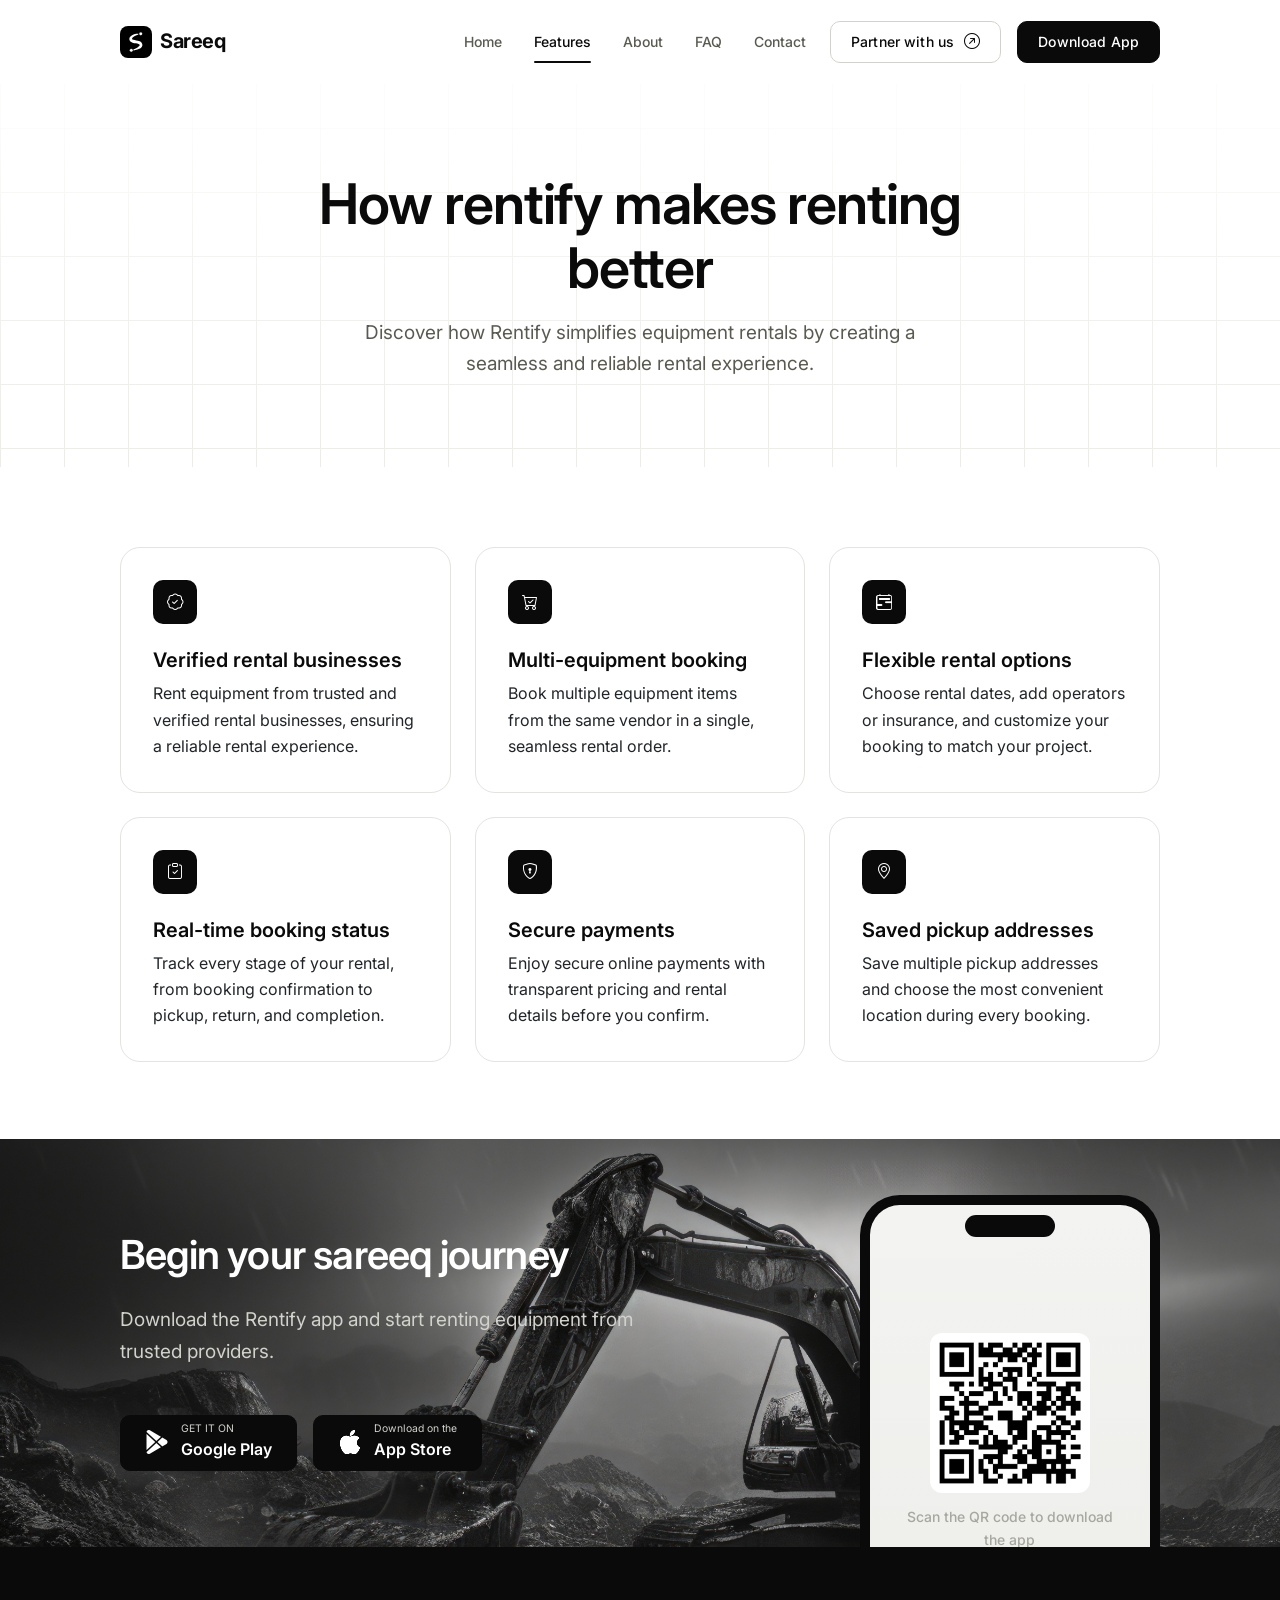
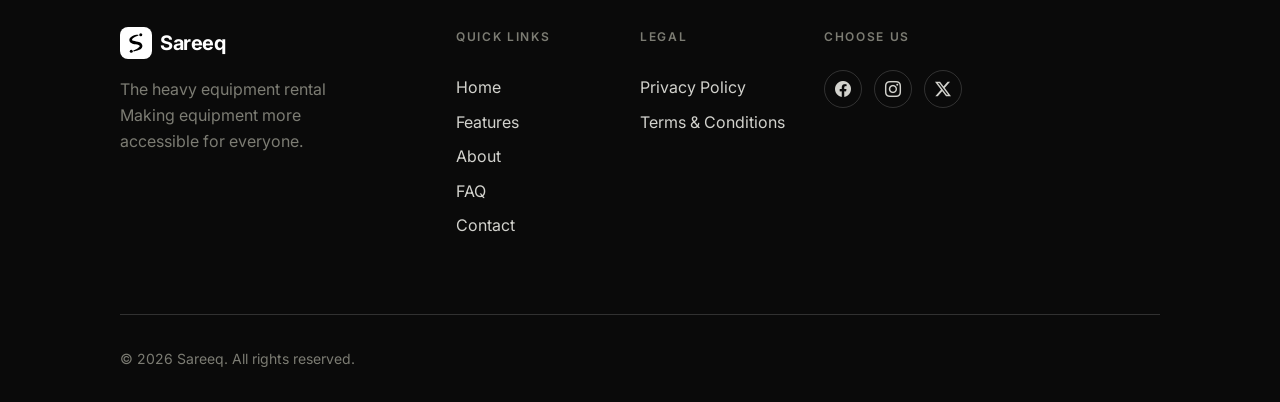
<file: features.html>
<!DOCTYPE html>
<html lang="en">

<head>
  <meta charset="UTF-8">
  <meta name="viewport" content="width=device-width, initial-scale=1.0">
  <title>Features | Sareeq</title>
  <meta name="description"
    content="Explore everything the Rentify Customer and Vendor apps offer — from instant booking to inventory management and analytics.">
  <meta property="og:title" content="Features — Rentify">
  <meta property="og:description" content="Explore everything the Rentify Customer and Vendor apps offer.">
  <meta property="og:type" content="website">
  <meta name="twitter:card" content="summary_large_image">
  <link rel="icon" type="image/png" href="images/favicon.png">

  <link rel="preconnect" href="https://fonts.googleapis.com">
  <link rel="preconnect" href="https://fonts.gstatic.com" crossorigin>
  <link href="https://fonts.googleapis.com/css2?family=Inter:wght@400;500;600;700&display=swap" rel="stylesheet">
  <link href="https://cdn.jsdelivr.net/npm/bootstrap@5.3.3/dist/css/bootstrap.min.css" rel="stylesheet">
  <link rel="stylesheet" href="https://cdn.jsdelivr.net/npm/bootstrap-icons@1.11.3/font/bootstrap-icons.css">
  <link rel="stylesheet" href="css/style.css">
  <link rel="stylesheet" href="css/responsive.css">
</head>

<body>

  <header class="navbar-rentify">
    <div class="navbar-inner">
      <a href="index.html" class="navbar-logo">
        <img src="images/logo_black.svg" alt="logo_black">
        Sareeq
      </a>
      <div class="d-flex align-items-center gap-4">
        <div class="navbar-menu" id="navbarMenu">
          <nav class="navbar-links" aria-label="Primary">
            <a href="index.html" class="navbar-link">Home</a>
            <a href="features.html" class="navbar-link is-active">Features</a>
            <a href="about.html" class="navbar-link">About</a>
            <a href="faq.html" class="navbar-link">FAQ</a>
            <a href="support.html" class="navbar-link">Contact</a>

            <!-- Mobile CTA -->
            <a href="partner.html" class="btn-rentify btn-secondary-rentify btn-rentify-sm w-100 d-lg-none">
              Partner with us <i class="bi bi-arrow-up-right-circle "></i>
            </a>

            <a href="#download" class="btn-rentify btn-primary-rentify btn-rentify-sm w-100 d-lg-none mt-3">
              Download App
            </a>
          </nav>
        </div>

        <!-- Desktop CTA -->
        <div class="navbar-cta">
          <a href="partner.html" class="btn-rentify btn-secondary-rentify btn-rentify-sm d-none d-lg-inline-flex">
            Partner with us <i class="bi bi-arrow-up-right-circle "></i>
          </a>

          <a href="#download" class="btn-rentify btn-primary-rentify btn-rentify-sm d-none d-lg-inline-flex">
            Download App
          </a>

          <button class="navbar-toggle" id="navbarToggle" aria-controls="navbarMenu">
            <i class="bi bi-list"></i>
          </button>
        </div>
      </div>
    </div>
  </header>

  <main>
    <section class="page-hero hero-bg-grid">
      <div class="container-rentify text-center">
        <!-- <span class="text-eyebrow">Product</span> -->
        <h1 class="text-h1 mt-3 mx-auto" style="max-width: 700px;">How rentify makes renting better</h1>
        <p class="text-body-lg mt-3 mx-auto" style="max-width: 560px;">Discover how Rentify simplifies equipment rentals
          by creating a seamless and reliable rental experience.</p>
      </div>
    </section>
    <!-- Customer Features -->
    <section class="section pt-2" id="customer-features">
      <div class="container-rentify">
        <div class="section-header">
          <!-- <span class="text-eyebrow">Customer App</span> -->
          <!-- <h2 class="text-h2">Everything you need to rent equipment with confidence</h2> -->
        </div>
        <div class="row g-4">
          <div class="col-md-6 col-lg-4" data-animate>
            <div class="card-rentify h-100">
              <div class="card-icon-tile">
                <i class="bi bi-patch-check"></i>
              </div>
              <h4 class="text-h4">Verified rental businesses</h4>
              <p class="text-body mt-2 mb-0">
                Rent equipment from trusted and verified rental businesses, ensuring a reliable rental experience.
              </p>
            </div>
          </div>

          <div class="col-md-6 col-lg-4" data-animate data-delay="60">
            <div class="card-rentify h-100">
              <div class="card-icon-tile">
                <i class="bi bi-cart-check"></i>
              </div>
              <h4 class="text-h4">Multi-equipment booking</h4>
              <p class="text-body mt-2 mb-0">
                Book multiple equipment items from the same vendor in a single, seamless rental order.
              </p>
            </div>
          </div>

          <div class="col-md-6 col-lg-4" data-animate data-delay="120">
            <div class="card-rentify h-100">
              <div class="card-icon-tile">
                <i class="bi bi-calendar2-range"></i>
              </div>
              <h4 class="text-h4">Flexible rental options</h4>
              <p class="text-body mt-2 mb-0">
                Choose rental dates, add operators or insurance, and customize your booking to match your project.
              </p>
            </div>
          </div>

          <div class="col-md-6 col-lg-4" data-animate>
            <div class="card-rentify h-100">
              <div class="card-icon-tile">
                <i class="bi bi-clipboard-check"></i>
              </div>
              <h4 class="text-h4">Real-time booking status</h4>
              <p class="text-body mt-2 mb-0">
                Track every stage of your rental, from booking confirmation to pickup, return, and completion.
              </p>
            </div>
          </div>

          <div class="col-md-6 col-lg-4" data-animate data-delay="60">
            <div class="card-rentify h-100">
              <div class="card-icon-tile">
                <i class="bi bi-shield-lock"></i>
              </div>
              <h4 class="text-h4">Secure payments</h4>
              <p class="text-body mt-2 mb-0">
                Enjoy secure online payments with transparent pricing and rental details before you confirm.
              </p>
            </div>
          </div>

          <div class="col-md-6 col-lg-4" data-animate data-delay="120">
            <div class="card-rentify h-100">
              <div class="card-icon-tile">
                <i class="bi bi-geo-alt"></i>
              </div>
              <h4 class="text-h4">Saved pickup addresses</h4>
              <p class="text-body mt-2 mb-0">
                Save multiple pickup addresses and choose the most convenient location during every booking.
              </p>
            </div>
          </div>

        </div>
      </div>
    </section>

    <!-- Vendor Features -->
    <!-- <section class="section section-inverse" id="vendor-features">
      <div class="container-rentify">
        <div class="section-header">
          <span class="text-eyebrow">Vendor App</span>
          <h2 class="text-h2">Powerful tools to simplify and grow your rental business</h2>
        </div>

        <div class="row g-4">

          <div class="col-md-6 col-lg-4" data-animate>
            <div class="card-rentify-inverse h-100" style="border: 1px solid var(--color-border-inverse);">
              <div class="card-icon-tile">
                <i class="bi bi-box-seam"></i>
              </div>
              <h4 class="text-h4">Equipment Management</h4>
              <p class="text-body mt-2 mb-0" style="color: var(--color-gray-300);">
                Manage your inventory with equipment details, images, pricing, and availability from one place.
              </p>
            </div>
          </div>

          <div class="col-md-6 col-lg-4" data-animate data-delay="60">
            <div class="card-rentify-inverse h-100" style="border: 1px solid var(--color-border-inverse);">
              <div class="card-icon-tile">
                <i class="bi bi-journal-check"></i>
              </div>
              <h4 class="text-h4">Booking Management</h4>
              <p class="text-body mt-2 mb-0" style="color: var(--color-gray-300);">
                Review, accept, or decline booking requests while keeping every rental organized.
              </p>
            </div>
          </div>

          <div class="col-md-6 col-lg-4" data-animate data-delay="120">
            <div class="card-rentify-inverse h-100" style="border: 1px solid var(--color-border-inverse);">
              <div class="card-icon-tile">
                <i class="bi bi-truck"></i>
              </div>
              <h4 class="text-h4">Rental Tracking</h4>
              <p class="text-body mt-2 mb-0" style="color: var(--color-gray-300);">
                Monitor active rentals, upcoming returns, and completed bookings with complete visibility.
              </p>
            </div>
          </div>

          <div class="col-md-6 col-lg-4" data-animate>
            <div class="card-rentify-inverse h-100" style="border: 1px solid var(--color-border-inverse);">
              <div class="card-icon-tile">
                <i class="bi bi-telephone"></i>
              </div>
              <h4 class="text-h4">Direct Customer Calling</h4>
              <p class="text-body mt-2 mb-0" style="color: var(--color-gray-300);">
                Call customers directly after booking confirmation to coordinate pickup, delivery, or rental details.
              </p>
            </div>
          </div>

          <div class="col-md-6 col-lg-4" data-animate data-delay="60">
            <div class="card-rentify-inverse h-100" style="border: 1px solid var(--color-border-inverse);">
              <div class="card-icon-tile">
                <i class="bi bi-person-vcard"></i>
              </div>
              <h4 class="text-h4">Customer Profile</h4>
              <p class="text-body mt-2 mb-0" style="color: var(--color-gray-300);">
                View customer profile details after booking confirmation for a smoother and more informed rental
                experience.
              </p>
            </div>
          </div>

          <div class="col-md-6 col-lg-4" data-animate data-delay="120">
            <div class="card-rentify-inverse h-100" style="border: 1px solid var(--color-border-inverse);">
              <div class="card-icon-tile">
                <i class="bi bi-graph-up-arrow"></i>
              </div>
              <h4 class="text-h4">Business Insights</h4>
              <p class="text-body mt-2 mb-0" style="color: var(--color-gray-300);">
                View booking trends and business performance to make smarter rental decisions.
              </p>
            </div>
          </div>

        </div>
      </div>
    </section> -->

    <!-- Customer Features -->
    <!-- <section class="section" id="customer-features">
      <div class="container-rentify">
        <div class="section-header">
          <span class="text-eyebrow">Customer App</span>
          <h2 class="text-h2">Designed for finding and booking gear fast</h2>
        </div>
        <div class="row g-4">
          <div class="col-md-6 col-lg-4" data-animate>
            <div class="card-rentify h-100">
              <div class="card-icon-tile"><i class="bi bi-search"></i></div>
              <h4 class="text-h4">Smart Search</h4>
              <p class="text-body mt-2 mb-0">Filter by category, distance, price and availability to find exactly what
                you need.</p>
            </div>
          </div>
          <div class="col-md-6 col-lg-4" data-animate data-delay="60">
            <div class="card-rentify h-100">
              <div class="card-icon-tile"><i class="bi bi-calendar-check"></i></div>
              <h4 class="text-h4">Instant Booking</h4>
              <p class="text-body mt-2 mb-0">Reserve equipment in real time with immediate confirmation from vendors.
              </p>
            </div>
          </div>
          <div class="col-md-6 col-lg-4" data-animate data-delay="120">
            <div class="card-rentify h-100">
              <div class="card-icon-tile"><i class="bi bi-chat-dots"></i></div>
              <h4 class="text-h4">Direct Messaging</h4>
              <p class="text-body mt-2 mb-0">Ask questions and coordinate pickup details directly with the vendor.</p>
            </div>
          </div>
          <div class="col-md-6 col-lg-4" data-animate>
            <div class="card-rentify h-100">
              <div class="card-icon-tile"><i class="bi bi-shield-check"></i></div>
              <h4 class="text-h4">Secure Payments</h4>
              <p class="text-body mt-2 mb-0">Pay safely in-app with encrypted transactions and clear deposit terms.</p>
            </div>
          </div>
          <div class="col-md-6 col-lg-4" data-animate data-delay="60">
            <div class="card-rentify h-100">
              <div class="card-icon-tile"><i class="bi bi-clock-history"></i></div>
              <h4 class="text-h4">Booking History</h4>
              <p class="text-body mt-2 mb-0">Revisit past rentals, receipts and favorite vendors anytime.</p>
            </div>
          </div>
          <div class="col-md-6 col-lg-4" data-animate data-delay="120">
            <div class="card-rentify h-100">
              <div class="card-icon-tile"><i class="bi bi-star"></i></div>
              <h4 class="text-h4">Ratings &amp; Reviews</h4>
              <p class="text-body mt-2 mb-0">Make confident decisions with feedback from real renters.</p>
            </div>
          </div>
        </div>
      </div>
    </section> -->

    <!-- Vendor Features -->
    <!-- <section class="section section-inverse" id="vendor-features">
      <div class="container-rentify">
        <div class="section-header">
          <span class="text-eyebrow">Vendor App</span>
          <h2 class="text-h2">Everything a rental business needs to operate</h2>
        </div>
        <div class="row g-4">
          <div class="col-md-6 col-lg-4" data-animate>
            <div class="card-rentify-inverse h-100" style="border: 1px solid var(--color-border-inverse);">
              <div class="card-icon-tile"><i class="bi bi-boxes"></i></div>
              <h4 class="text-h4">Inventory Management</h4>
              <p class="text-body mt-2 mb-0" style="color: var(--color-gray-300);">List equipment with photos, specs and
                flexible pricing tiers.</p>
            </div>
          </div>
          <div class="col-md-6 col-lg-4" data-animate data-delay="60">
            <div class="card-rentify-inverse h-100" style="border: 1px solid var(--color-border-inverse);">
              <div class="card-icon-tile"><i class="bi bi-journal-check"></i></div>
              <h4 class="text-h4">Booking Requests</h4>
              <p class="text-body mt-2 mb-0" style="color: var(--color-gray-300);">Accept or decline reservations with
                full visibility into each request.</p>
            </div>
          </div>
          <div class="col-md-6 col-lg-4" data-animate data-delay="120">
            <div class="card-rentify-inverse h-100" style="border: 1px solid var(--color-border-inverse);">
              <div class="card-icon-tile"><i class="bi bi-calendar3"></i></div>
              <h4 class="text-h4">Live Calendar</h4>
              <p class="text-body mt-2 mb-0" style="color: var(--color-gray-300);">Avoid double-bookings with a
                real-time availability calendar.</p>
            </div>
          </div>
          <div class="col-md-6 col-lg-4" data-animate>
            <div class="card-rentify-inverse h-100" style="border: 1px solid var(--color-border-inverse);">
              <div class="card-icon-tile"><i class="bi bi-cash-coin"></i></div>
              <h4 class="text-h4">Flexible Pricing</h4>
              <p class="text-body mt-2 mb-0" style="color: var(--color-gray-300);">Set daily, weekly or seasonal rates
                for every listing.</p>
            </div>
          </div>
          <div class="col-md-6 col-lg-4" data-animate data-delay="60">
            <div class="card-rentify-inverse h-100" style="border: 1px solid var(--color-border-inverse);">
              <div class="card-icon-tile"><i class="bi bi-bar-chart"></i></div>
              <h4 class="text-h4">Analytics Dashboard</h4>
              <p class="text-body mt-2 mb-0" style="color: var(--color-gray-300);">Track revenue, demand trends and
                top-performing equipment.</p>
            </div>
          </div>
          <div class="col-md-6 col-lg-4" data-animate data-delay="120">
            <div class="card-rentify-inverse h-100" style="border: 1px solid var(--color-border-inverse);">
              <div class="card-icon-tile"><i class="bi bi-award"></i></div>
              <h4 class="text-h4">Subscription Plans</h4>
              <p class="text-body mt-2 mb-0" style="color: var(--color-gray-300);">Scale from a free plan to advanced
                tools as your business grows.</p>
            </div>
          </div>
        </div>
      </div>
    </section> -->

    <!-- <section class="section">
      <div class="container-rentify">
        <div class="cta-band" data-animate>
          <span class="text-eyebrow" style="color: var(--color-gray-400);">GET THE APP</span>
          <h2 class="text-h2 mt-3">Rent equipment or grow your rental business</h2>
          <div class="d-flex justify-content-center gap-3 mt-4 flex-wrap">
            <a href="../index.html#download" class="btn-rentify btn-primary-rentify">Download Customer App</a>
            <a href="../index.html#download" class="btn-rentify btn-secondary-rentify">Become a Vendor</a>
          </div>
        </div>
      </div>
    </section> -->
    <section class="section pb-0 pt-0" id="download">
      <div class="container-full">
        <div class="cta-band pb-0 pt-2" data-animate>
          <div class="container-rentify">
            <div class="row align-items-center">
              <div class="col-lg-7">
                <h2 class="text-h2 mt-0">Begin your sareeq journey</h2>
                <p class="text-body-lg mt-3" style="max-width: 520px; color: var(--color-gray-300);">
                  Download the Rentify app and start renting equipment from trusted providers.
                </p>
                <div class="d-flex flex-wrap justify-content-start gap-3 mt-5">
                  <a href="#" class="store-btn" aria-label="Download Customer App on Google Play">
                    <i class="bi bi-google-play"></i>
                    <span><span class="store-btn-text-sm">GET IT ON</span><span class="store-btn-text-lg">Google
                        Play</span></span>
                  </a>
                  <a href="#" class="store-btn" aria-label="Download Customer App on the App Store">
                    <i class="bi bi-apple"></i>
                    <span><span class="store-btn-text-sm">Download on the</span><span class="store-btn-text-lg">App
                        Store</span></span>
                  </a>
                </div>
              </div>
              <div class="col-lg-5 d-flex justify-content-center justify-content-md-end">
                <!-- <div class="qr width-fit-content">
                  <div class="qr-box">
                    <img src="assets/images/qr_download.png" alt="">
                  </div>
                  <p class="text-body-lg text-white text-center mt-2">Scan here</p>
                </div> -->
                <div class="phone-preview qr-main">
                  <div class="phone-mockup" style="margin-top: 3rem;">
                    <div class="phone-mockup-notch"></div>
                    <div class="phone-mockup-screen">
                      <div class="app-screen-placeholder">
                        <!-- <i class="bi bi-camera-reels"></i> -->
                        <div class="qr-box">
                          <img src="images/qr_download.png" alt="">
                        </div>
                        <span>Scan the QR code to download the app</span>
                      </div>
                    </div>
                  </div>
                </div>
              </div>
            </div>
          </div>

          <!-- <div class="cta-band-grid">
            <div class="cta-download-col text-center">
              <i class="bi bi-person fs-2 mb-2"></i>
              <h4 class="text-h4">Customer App</h4>
              <p class="text-body mb-4" style="color: var(--color-gray-400)!important;">Find and book equipment near
                you.</p>
              <div class="d-flex flex-wrap justify-content-center gap-3">
                <a href="#" class="store-btn" aria-label="Download Customer App on Google Play">
                  <i class="bi bi-google-play"></i>
                  <span><span class="store-btn-text-sm">GET IT ON</span><span class="store-btn-text-lg">Google
                      Play</span></span>
                </a>
                <a href="#" class="store-btn" aria-label="Download Customer App on the App Store">
                  <i class="bi bi-apple"></i>
                  <span><span class="store-btn-text-sm">Download on the</span><span class="store-btn-text-lg">App
                      Store</span></span>
                </a>
              </div>
            </div>
            <div class="cta-download-col text-center">
              <i class="bi bi-shop fs-2 mb-2"></i>
              <h4 class="text-h4">Vendor App</h4>
              <p class="text-body mb-4" style="color: var(--color-gray-400)!important;">List equipment and manage
                bookings.</p>
              <div class="d-flex flex-wrap justify-content-center gap-3">
                <a href="#" class="store-btn" aria-label="Download Vendor App on Google Play">
                  <i class="bi bi-google-play"></i>
                  <span><span class="store-btn-text-sm">GET IT ON</span><span class="store-btn-text-lg">Google
                      Play</span></span>
                </a>
                <a href="#" class="store-btn" aria-label="Download Vendor App on the App Store">
                  <i class="bi bi-apple"></i>
                  <span><span class="store-btn-text-sm">Download on the</span><span class="store-btn-text-lg">App
                      Store</span></span>
                </a>
                <a href="#" class="store-btn" aria-label="Download Vendor App on the App Store">
                  <i class="bi bi-globe"></i>
                  <span><span class="store-btn-text-sm">Sign Up on the</span><span class="store-btn-text-lg">Web
                      App</span></span>
                </a>
              </div>
            </div>
          </div> -->
        </div>
      </div>
    </section>

  </main>

  <footer class="footer-rentify">
    <div class="container-rentify">
      <div class="footer-grid">
        <div>
          <a href="index.html" class="navbar-logo" style="color: #fff;">
            <img src="images/logo_white.svg" alt="logo_white">
            Sareeq
          </a>
          <p class="mt-3" style="color: var(--color-gray-500); max-width: 260px;">The heavy equipment rental
            Making equipment more accessible for everyone.</p>
        </div>
        <div>
          <p class="footer-col-title">Quick Links</p>
          <a href="../index.html" class="footer-link">Home</a>
          <a href="features.html" class="footer-link">Features</a>
          <a href="about.html" class="footer-link">About</a>
          <a href="faq.html" class="footer-link">FAQ</a>
          <a href="support.html" class="footer-link">Contact</a>
        </div>
        <div>
          <p class="footer-col-title">Legal</p>
          <a href="privacy.html" class="footer-link">Privacy Policy</a>
          <a href="terms.html" class="footer-link">Terms &amp; Conditions</a>
        </div>
        <div>
          <p class="footer-col-title">Choose Us</p>
          <div class="footer-social mt-4">
            <a href="#" aria-label="Rentify on LinkedIn"><i class="bi bi-facebook"></i></a>
            <a href="#" aria-label="Rentify on Instagram"><i class="bi bi-instagram"></i></a>
            <a href="#" aria-label="Rentify on X"><i class="bi bi-twitter-x"></i></a>
            <!-- <a href="#" aria-label="Rentify on LinkedIn"><i class="bi bi-linkedin"></i></a> -->
          </div>
          <!-- <a href="#download" class="footer-link">Customer App</a>
          <a href="#download" class="footer-link">Vendor App</a> -->
        </div>
      </div>

      <div class="footer-bottom">
        <p class="mb-0">&copy; <span data-current-year></span> Sareeq. All rights reserved.</p>
      </div>
    </div>
  </footer>

  <button class="back-to-top" aria-label="Back to top"><i class="bi bi-arrow-up"></i></button>

  <script src="https://cdn.jsdelivr.net/npm/bootstrap@5.3.3/dist/js/bootstrap.bundle.min.js"></script>
  <script src="js/main.js"></script>
</body>

</html>
</file>
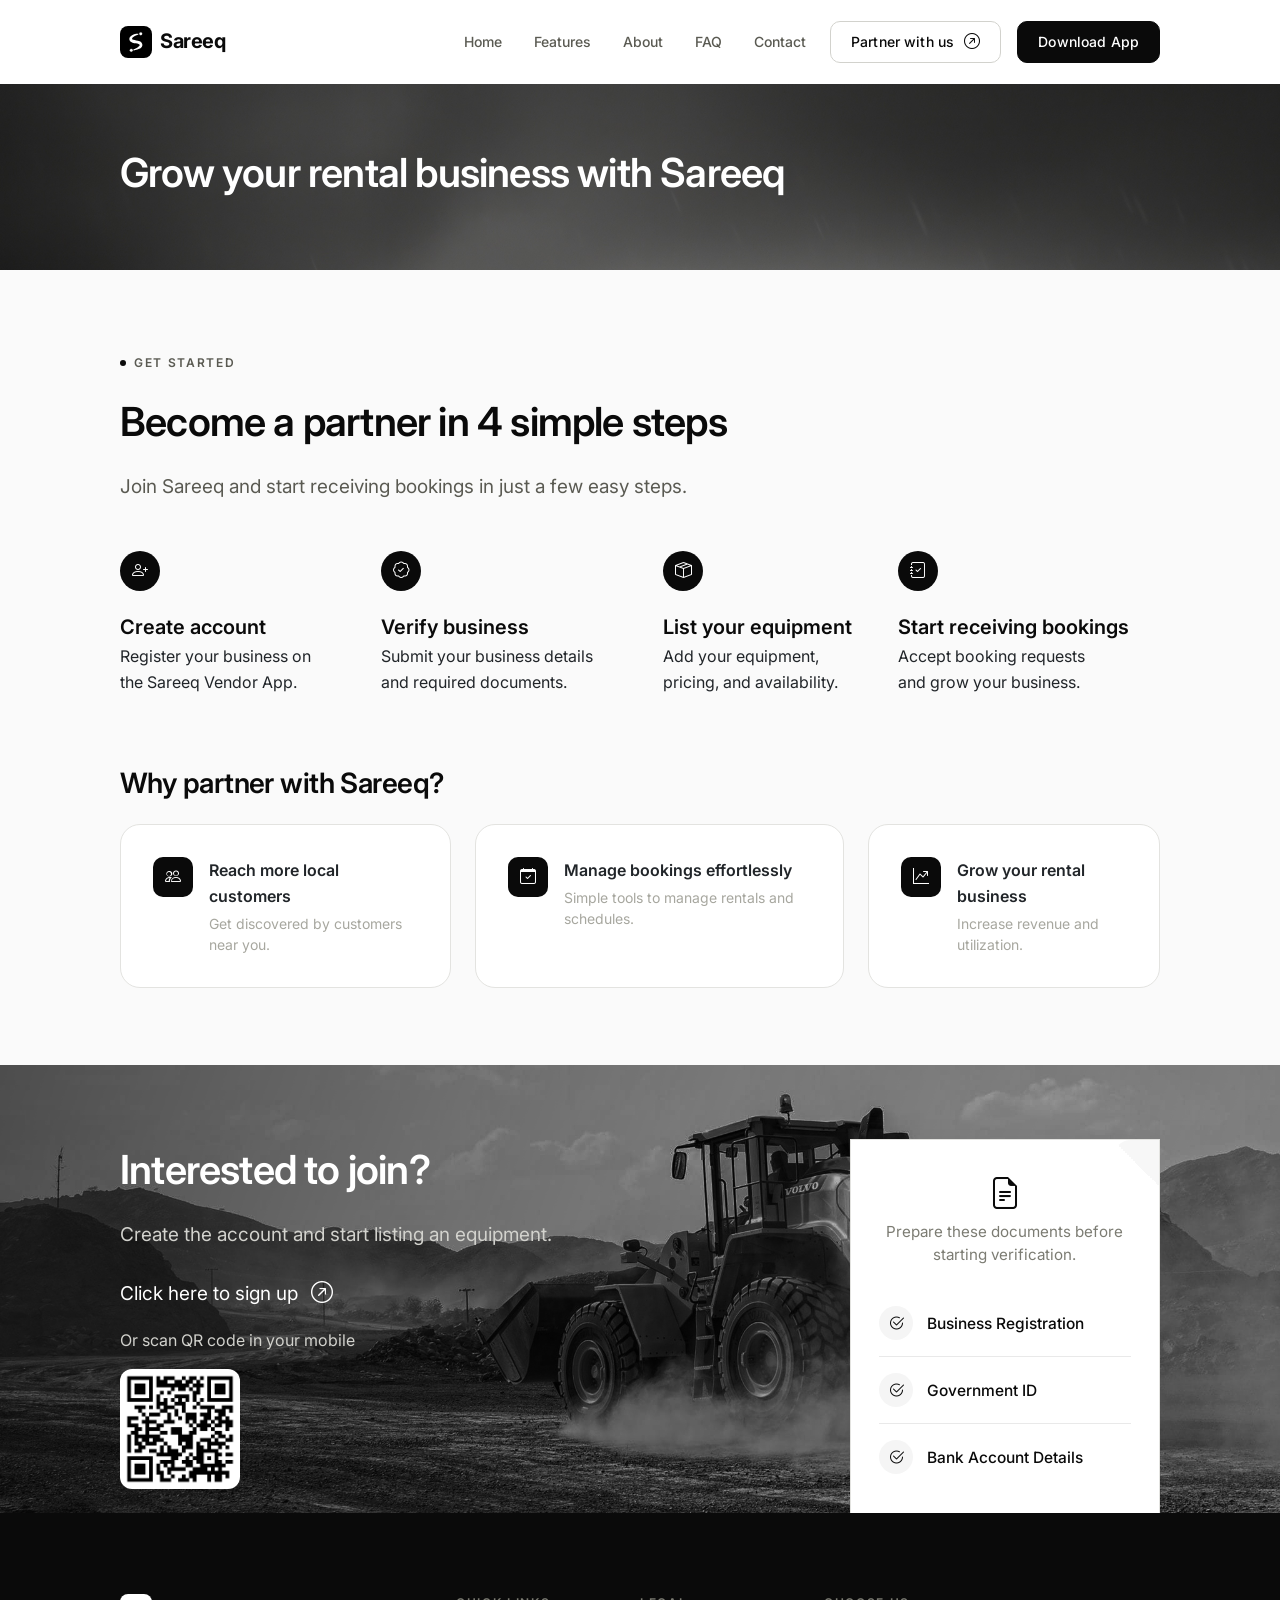
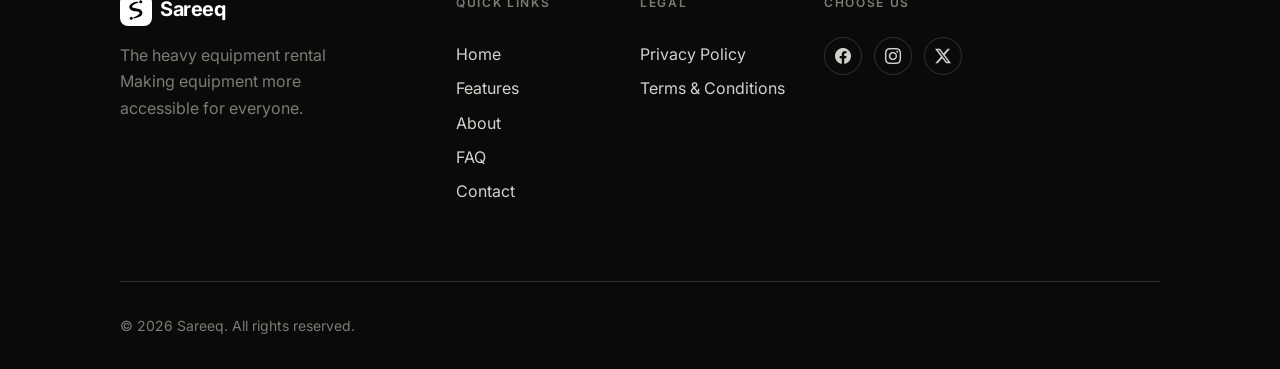
<file: partner.html>
<!DOCTYPE html>
<html lang="en">

<head>
  <meta charset="UTF-8">
  <meta name="viewport" content="width=device-width, initial-scale=1.0">
  <title>Partners | Sareeq</title>
  <meta name="description"
    content="Read the Rentify Terms & Conditions governing use of the Customer App, Vendor App and website.">
  <meta property="og:title" content="Terms &amp; Conditions — Rentify">
  <meta property="og:type" content="website">
  <meta name="twitter:card" content="summary_large_image">
  <link rel="icon" type="image/png" href="images/favicon.png">

  <link rel="preconnect" href="https://fonts.googleapis.com">
  <link rel="preconnect" href="https://fonts.gstatic.com" crossorigin>
  <link href="https://fonts.googleapis.com/css2?family=Inter:wght@400;500;600;700&display=swap" rel="stylesheet">
  <link href="https://cdn.jsdelivr.net/npm/bootstrap@5.3.3/dist/css/bootstrap.min.css" rel="stylesheet">
  <link rel="stylesheet" href="https://cdn.jsdelivr.net/npm/bootstrap-icons@1.11.3/font/bootstrap-icons.css">
  <link rel="stylesheet" href="css/style.css">
  <link rel="stylesheet" href="css/responsive.css">
</head>

<body>
  <header class="navbar-rentify">
    <div class="navbar-inner">
      <a href="index.html" class="navbar-logo">
        <img src="images/logo_black.svg" alt="logo_black">
        Sareeq
      </a>
      <div class="d-flex align-items-center gap-4">
        <div class="navbar-menu" id="navbarMenu">
          <nav class="navbar-links" aria-label="Primary">
            <a href="index.html" class="navbar-link">Home</a>
            <a href="features.html" class="navbar-link">Features</a>
            <a href="about.html" class="navbar-link">About</a>
            <a href="faq.html" class="navbar-link">FAQ</a>
            <a href="support.html" class="navbar-link">Contact</a>

            <!-- Mobile CTA -->
            <a href="partner.html" class="btn-rentify btn-secondary-rentify btn-rentify-sm w-100 d-lg-none">
              Partner with us <i class="bi bi-arrow-up-right-circle "></i>
            </a>

            <a href="#download" class="btn-rentify btn-primary-rentify btn-rentify-sm w-100 d-lg-none mt-3">
              Download App
            </a>
          </nav>
        </div>

        <!-- Desktop CTA -->
        <div class="navbar-cta">
          <a href="partner.html" class="btn-rentify btn-secondary-rentify btn-rentify-sm d-none d-lg-inline-flex">
            Partner with us <i class="bi bi-arrow-up-right-circle "></i>
          </a>

          <a href="#download" class="btn-rentify btn-primary-rentify btn-rentify-sm d-none d-lg-inline-flex">
            Download App
          </a>

          <button class="navbar-toggle" id="navbarToggle" aria-controls="navbarMenu">
            <i class="bi bi-list"></i>
          </button>
        </div>
      </div>
    </div>
  </header>
  <main>
    <section class="section pb-0 pt-0 partner-hero" id="download">
      <div class="container-full">
        <div class="cta-band pb-0 pt-2" data-animate>
          <div class="container-rentify pb-5 pt-5">
            <h2 class="text-h2 mt-0">Grow your rental business with Sareeq</h2>
            <p class="text-body-lg mt-3" style="max-width: 520px; color: var(--color-gray-300);">
            </p>
          </div>
        </div>
      </div>
    </section>
    <section class="section section-alt">
      <div class="container-rentify">
        <div class="row g-4">

          <!-- Column 1 — Steps -->
          <div class="col-12 mb-4" data-animate>
            <span class="text-eyebrow">Get Started</span>
            <h2 class="text-h2 mt-3">Become a partner in 4 simple steps</h2>
            <p class="text-body-lg mt-3 mb-5">Join Sareeq and start receiving bookings in just a few easy steps.</p>

            <div class="step-connected-list">
              <div class="step-connected-item">
                <div class="step-circle-col">
                  <div class="step-circle"><i class="bi bi-person-plus"></i> </div>
                  <div class="step-line"></div>
                </div>
                <div class="step-connected-content">
                  <h4 class="text-h4">Create account</h4>
                  <p class="text-body mt-1 mb-0">Register your business on the Sareeq Vendor App.</p>
                </div>
              </div>
              <div class="step-connected-item">
                <div class="step-circle-col">
                  <div class="step-circle"><i class="bi bi-patch-check"></i></div>
                  <div class="step-line"></div>
                </div>
                <div class="step-connected-content">
                  <h4 class="text-h4">Verify business</h4>
                  <p class="text-body mt-1 mb-0">Submit your business details and required documents.</p>
                </div>
              </div>
              <div class="step-connected-item">
                <div class="step-circle-col">
                  <div class="step-circle"><i class="bi bi-box-seam"></i> </div>
                  <div class="step-line"></div>
                </div>
                <div class="step-connected-content">
                  <h4 class="text-h4">List your equipment</h4>
                  <p class="text-body mt-1 mb-0">Add your equipment, pricing, and availability.</p>
                </div>
              </div>
              <div class="step-connected-item">
                <div class="step-circle-col">
                  <div class="step-circle"><i class="bi bi-journal-check"></i></div>
                </div>
                <div class="step-connected-content">
                  <h4 class="text-h4">Start receiving bookings</h4>
                  <p class="text-body mt-1 mb-0">Accept booking requests and grow your business.</p>
                </div>
              </div>
            </div>
          </div>

          <!-- Column 2 — Why Partner + Keep These Ready -->
          <div class="col-12 d-flex flex-column gap-4 mt-5" data-animate data-delay="120">
            <div class="">
              <h4 class="text-h3 mb-4">Why partner with Sareeq?</h4>
              <div class="d-flex flex-row justify-content-between gap-4 vendor-benifit">
                <div class="d-flex gap-3 card-rentify">
                  <div class="card-icon-tile mb-0" style="width: 40px; height: 40px; flex-shrink: 0;">
                    <i class="bi bi-people" style="font-size: 1rem;"></i>
                  </div>
                  <div>
                    <p class="text-body mb-1" style="font-weight: var(--font-weight-semibold);">Reach more local
                      customers</p>
                    <p class="text-caption mb-0" style="color: var(--color-text-tertiary);">Get discovered by
                      customers near you.</p>
                  </div>
                </div>
                <div class="d-flex gap-3 card-rentify">
                  <div class="card-icon-tile mb-0" style="width: 40px; height: 40px; flex-shrink: 0;">
                    <i class="bi bi-calendar-check" style="font-size: 1rem;"></i>
                  </div>
                  <div>
                    <p class="text-body mb-1" style="font-weight: var(--font-weight-semibold);">Manage bookings
                      effortlessly</p>
                    <p class="text-caption mb-0" style="color: var(--color-text-tertiary);">Simple tools to manage
                      rentals and schedules.</p>
                  </div>
                </div>
                <div class="d-flex gap-3 card-rentify">
                  <div class="card-icon-tile mb-0" style="width: 40px; height: 40px; flex-shrink: 0;">
                    <i class="bi bi-graph-up-arrow" style="font-size: 1rem;"></i>
                  </div>
                  <div>
                    <p class="text-body mb-1" style="font-weight: var(--font-weight-semibold);">Grow your rental
                      business</p>
                    <p class="text-caption mb-0" style="color: var(--color-text-tertiary);">Increase revenue and
                      utilization.</p>
                  </div>
                </div>
              </div>
            </div>
          </div>
        </div>
      </div>
    </section>
    <!-- ============================================================
         SECTION 11 — DOWNLOAD APPS
    ============================================================= -->
    <section class="section pb-0 pt-0 partner-download" id="download">
      <div class="container-full">
        <div class="cta-band pb-0 pt-5" data-animate>
          <div class="container-rentify">
            <div class="row align-items-center">
              <div class="col-lg-7">
                <h2 class="text-h2 mt-0">Interested to join?</h2>
                <p class="text-body-lg mt-3 mb-4" style="max-width: 520px; color: var(--color-gray-300);">
                  Create the account and start listing an equipment.
                </p>
                <a href="#" class=" text-body-lg web-btn" aria-label="Download Customer App on Google Play">
                  Click here to sign up <i class="bi bi-arrow-up-right-circle "></i>
                </a>
                <p class="text-body mt-3" style="color: var(--color-gray-300)!important;">Or scan QR code in
                  your mobile</p>
                <div class="qr-box partner-qr">
                  <img src=" images/qr_download.png" alt="QR code to download the Sareeq Vendor App">
                </div>

              </div>
              <div class="col-lg-5 d-flex justify-content-center justify-content-md-end">
                <!-- <div class="qr width-fit-content">
                  <div class="qr-box">
                    <img src="assets/images/qr_download.png" alt="">
                  </div>
                  <p class="text-body-lg text-white text-center mt-2">Scan here</p>
                </div> -->
                <div class="phone-preview">
                  <div class="document-preview" style="margin-top: 2rem;">
                    <div class="document-paper">

                      <div class="document-header">
                        <i class="bi bi-file-earmark-text"></i>
                        <!-- <h5 class="text-h4">Keep These Ready</h5> -->
                        <p>Prepare these documents before starting verification.</p>
                      </div>

                      <div class="document-list">

                        <div class="document-item">
                          <div class="document-check">
                            <i class="bi bi-check2-circle"></i>
                          </div>
                          <div class="document-content">
                            <span>Business Registration</span>
                          </div>
                        </div>

                        <div class="document-item">
                          <div class="document-check">
                            <i class="bi bi-check2-circle"></i>
                          </div>
                          <div class="document-content">
                            <span>Government ID</span>
                          </div>
                        </div>

                        <div class="document-item">
                          <div class="document-check">
                            <i class="bi bi-check2-circle"></i>
                          </div>
                          <div class="document-content">
                            <span>Bank Account Details</span>
                          </div>
                        </div>

                      </div>

                      <div class="document-footer">
                        <i class="bi bi-clock-history"></i>
                        <div>
                          <strong>Verification Time</strong>
                          <span>Usually completed within 24–48 hours</span>
                        </div>
                      </div>

                    </div>
                  </div>
                </div>
              </div>
            </div>
          </div>

          <!-- <div class="cta-band-grid">
            <div class="cta-download-col text-center">
              <i class="bi bi-person fs-2 mb-2"></i>
              <h4 class="text-h4">Customer App</h4>
              <p class="text-body mb-4" style="color: var(--color-gray-400)!important;">Find and book equipment near
                you.</p>
              <div class="d-flex flex-wrap justify-content-center gap-3">
                <a href="#" class="store-btn" aria-label="Download Customer App on Google Play">
                  <i class="bi bi-google-play"></i>
                  <span><span class="store-btn-text-sm">GET IT ON</span><span class="store-btn-text-lg">Google
                      Play</span></span>
                </a>
                <a href="#" class="store-btn" aria-label="Download Customer App on the App Store">
                  <i class="bi bi-apple"></i>
                  <span><span class="store-btn-text-sm">Download on the</span><span class="store-btn-text-lg">App
                      Store</span></span>
                </a>
              </div>
            </div>
            <div class="cta-download-col text-center">
              <i class="bi bi-shop fs-2 mb-2"></i>
              <h4 class="text-h4">Vendor App</h4>
              <p class="text-body mb-4" style="color: var(--color-gray-400)!important;">List equipment and manage
                bookings.</p>
              <div class="d-flex flex-wrap justify-content-center gap-3">
                <a href="#" class="store-btn" aria-label="Download Vendor App on Google Play">
                  <i class="bi bi-google-play"></i>
                  <span><span class="store-btn-text-sm">GET IT ON</span><span class="store-btn-text-lg">Google
                      Play</span></span>
                </a>
                <a href="#" class="store-btn" aria-label="Download Vendor App on the App Store">
                  <i class="bi bi-apple"></i>
                  <span><span class="store-btn-text-sm">Download on the</span><span class="store-btn-text-lg">App
                      Store</span></span>
                </a>
                <a href="#" class="store-btn" aria-label="Download Vendor App on the App Store">
                  <i class="bi bi-globe"></i>
                  <span><span class="store-btn-text-sm">Sign Up on the</span><span class="store-btn-text-lg">Web
                      App</span></span>
                </a>
              </div>
            </div>
          </div> -->
        </div>
      </div>
    </section>
  </main>
  <footer class="footer-rentify">
    <div class="container-rentify">
      <div class="footer-grid">
        <div>
          <a href="index.html" class="navbar-logo" style="color: #fff;">
            <img src="images/logo_white.svg" alt="logo_white">
            Sareeq
          </a>
          <p class="mt-3" style="color: var(--color-gray-500); max-width: 260px;">The heavy equipment rental
            Making equipment more accessible for everyone.</p>
        </div>
        <div>
          <p class="footer-col-title">Quick Links</p>
          <a href="../index.html" class="footer-link">Home</a>
          <a href="features.html" class="footer-link">Features</a>
          <a href="about.html" class="footer-link">About</a>
          <a href="faq.html" class="footer-link">FAQ</a>
          <a href="support.html" class="footer-link">Contact</a>
        </div>
        <div>
          <p class="footer-col-title">Legal</p>
          <a href="privacy.html" class="footer-link">Privacy Policy</a>
          <a href="terms.html" class="footer-link">Terms &amp; Conditions</a>
        </div>
        <div>
          <p class="footer-col-title">Choose Us</p>
          <div class="footer-social mt-4">
            <a href="#" aria-label="Rentify on LinkedIn"><i class="bi bi-facebook"></i></a>
            <a href="#" aria-label="Rentify on Instagram"><i class="bi bi-instagram"></i></a>
            <a href="#" aria-label="Rentify on X"><i class="bi bi-twitter-x"></i></a>
            <!-- <a href="#" aria-label="Rentify on LinkedIn"><i class="bi bi-linkedin"></i></a> -->
          </div>
          <!-- <a href="#download" class="footer-link">Customer App</a>
          <a href="#download" class="footer-link">Vendor App</a> -->
        </div>
      </div>

      <div class="footer-bottom">
        <p class="mb-0">&copy; <span data-current-year></span> Sareeq. All rights reserved.</p>
      </div>
    </div>
  </footer>
  <script src="https://cdn.jsdelivr.net/npm/bootstrap@5.3.3/dist/js/bootstrap.bundle.min.js"></script>
  <script src="js/main.js"></script>
</body>

</html>
</file>
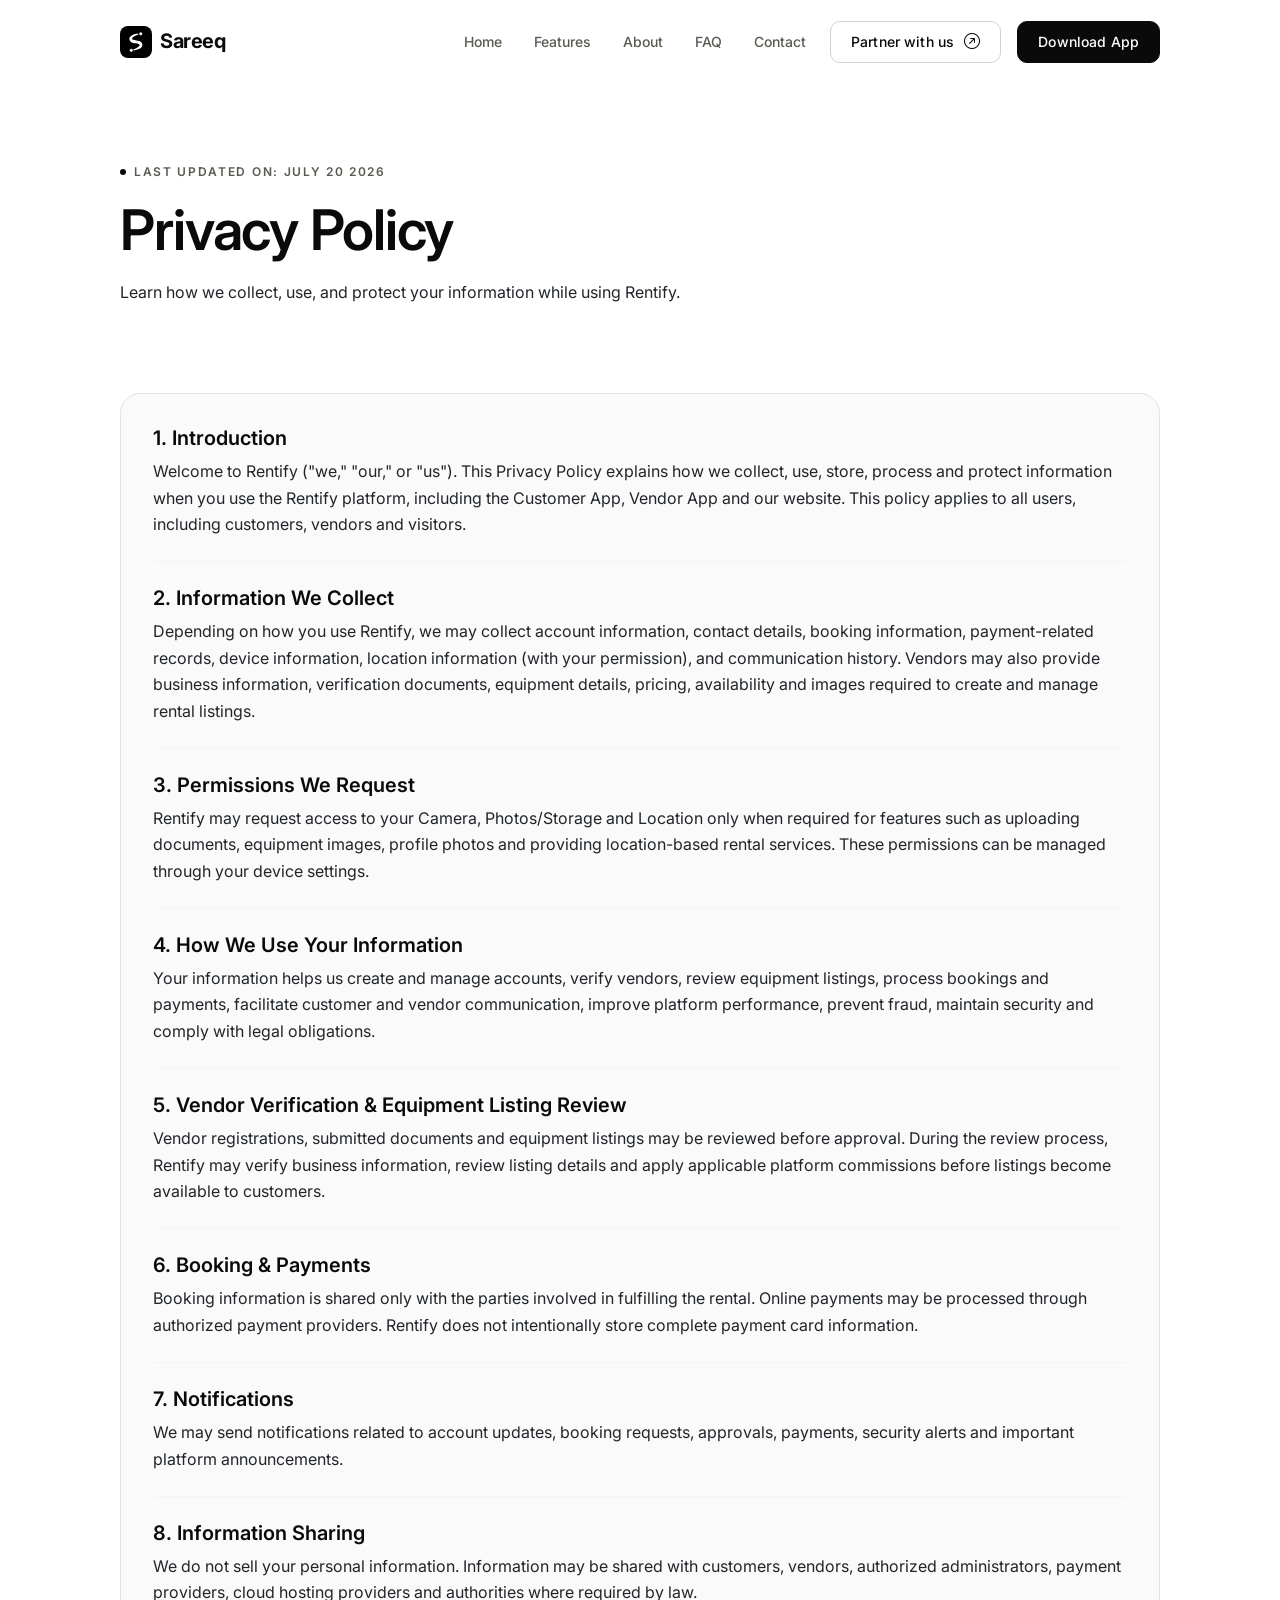
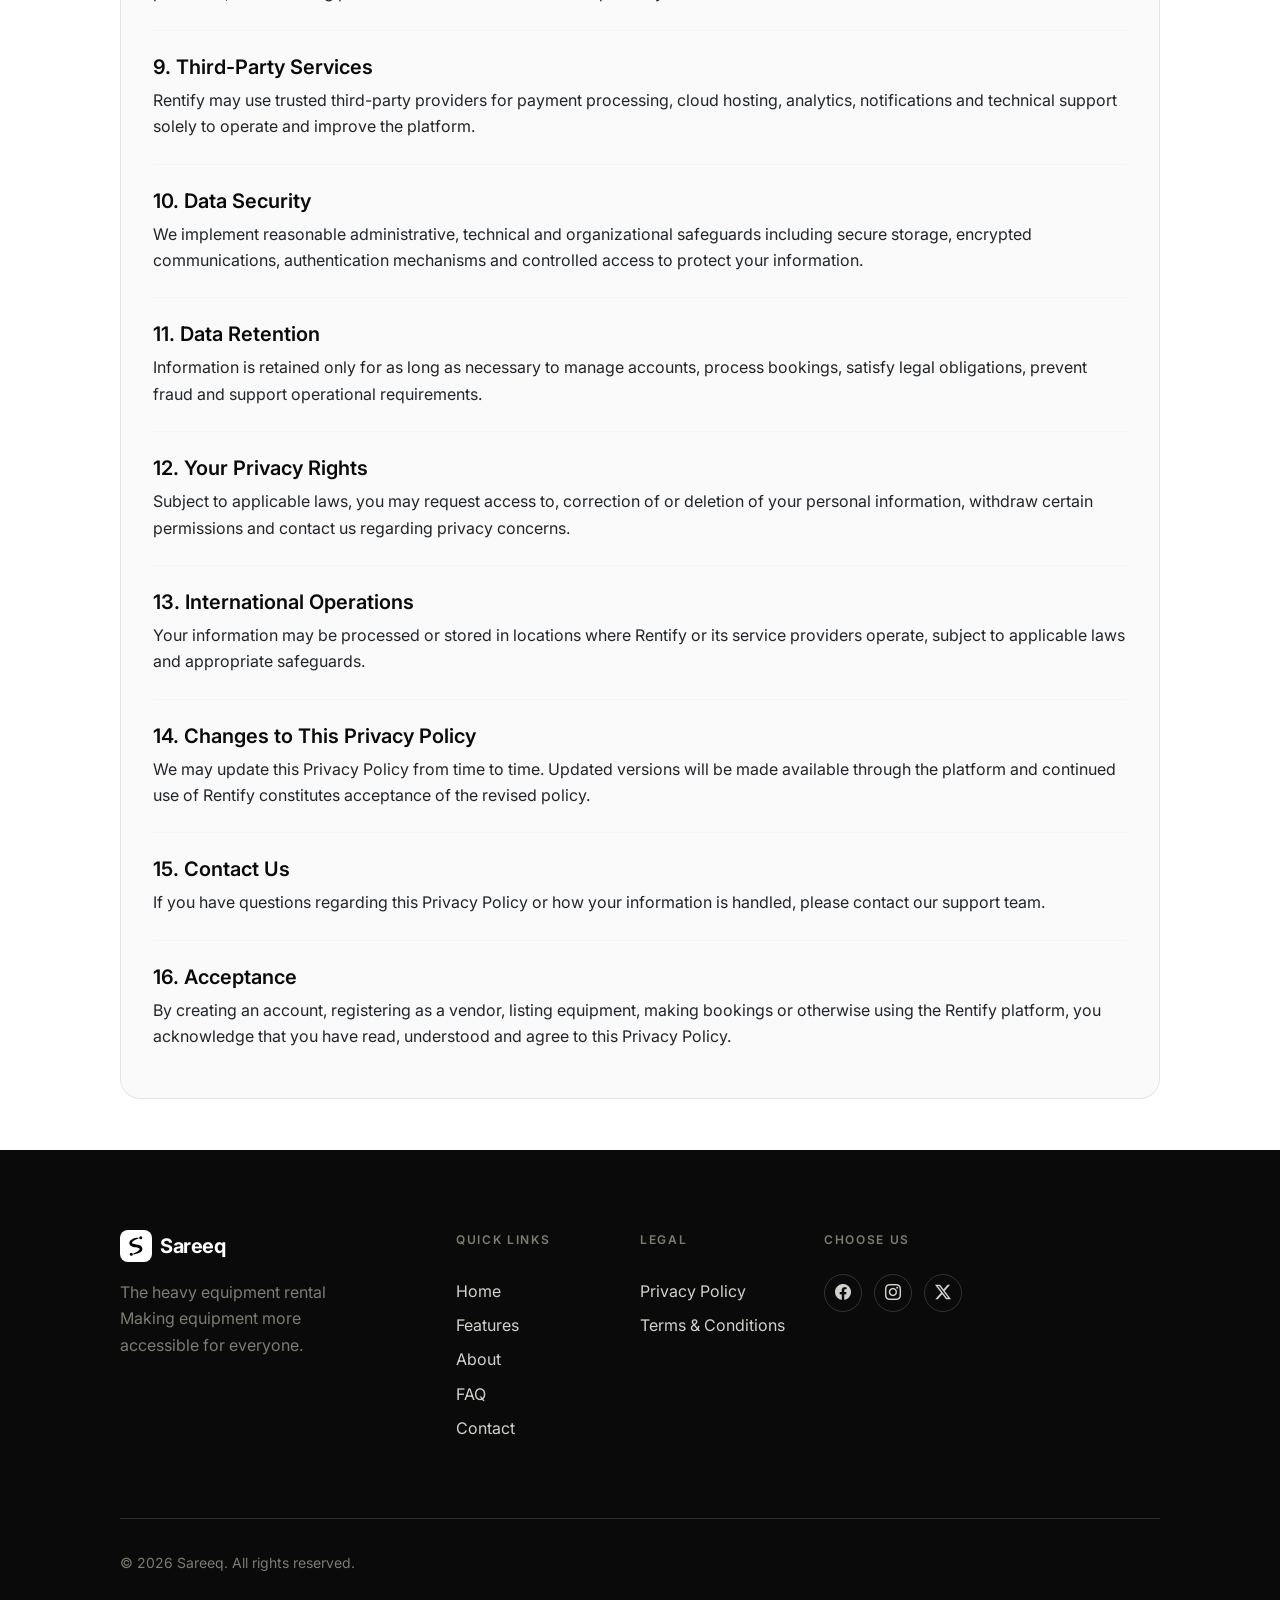
<file: privacy.html>
<!DOCTYPE html>
<html lang="en">

<head>
  <meta charset="UTF-8">
  <meta name="viewport" content="width=device-width, initial-scale=1.0">
  <title>Privacy Policy | Sareeq</title>
  <meta name="description"
    content="Read the Rentify Privacy Policy to understand how we collect, use and protect your information.">
  <meta property="og:title" content="Privacy Policy — Rentify">
  <meta property="og:type" content="website">
  <meta name="twitter:card" content="summary_large_image">
  <link rel="icon" type="image/png" href="images/favicon.png">

  <link rel="preconnect" href="https://fonts.googleapis.com">
  <link rel="preconnect" href="https://fonts.gstatic.com" crossorigin>
  <link href="https://fonts.googleapis.com/css2?family=Inter:wght@400;500;600;700&display=swap" rel="stylesheet">
  <link href="https://cdn.jsdelivr.net/npm/bootstrap@5.3.3/dist/css/bootstrap.min.css" rel="stylesheet">
  <link rel="stylesheet" href="https://cdn.jsdelivr.net/npm/bootstrap-icons@1.11.3/font/bootstrap-icons.css">
  <link rel="stylesheet" href="css/style.css">
  <link rel="stylesheet" href="css/responsive.css">
</head>

<body>

  <header class="navbar-rentify">
    <div class="navbar-inner">
      <a href="index.html" class="navbar-logo">
        <img src="images/logo_black.svg" alt="logo_black">
        Sareeq
      </a>
      <div class="d-flex align-items-center gap-4">
        <div class="navbar-menu" id="navbarMenu">
          <nav class="navbar-links" aria-label="Primary">
            <a href="index.html" class="navbar-link">Home</a>
            <a href="features.html" class="navbar-link">Features</a>
            <a href="about.html" class="navbar-link">About</a>
            <a href="faq.html" class="navbar-link">FAQ</a>
            <a href="support.html" class="navbar-link">Contact</a>

            <!-- Mobile CTA -->
            <a href="partner.html" class="btn-rentify btn-secondary-rentify btn-rentify-sm w-100 d-lg-none">
              Partner with us <i class="bi bi-arrow-up-right-circle "></i>
            </a>

            <a href="#download" class="btn-rentify btn-primary-rentify btn-rentify-sm w-100 d-lg-none mt-3">
              Download App
            </a>
          </nav>
        </div>

        <!-- Desktop CTA -->
        <div class="navbar-cta">
          <a href="partner.html" class="btn-rentify btn-secondary-rentify btn-rentify-sm d-none d-lg-inline-flex">
            Partner with us <i class="bi bi-arrow-up-right-circle "></i>
          </a>

          <a href="#download" class="btn-rentify btn-primary-rentify btn-rentify-sm d-none d-lg-inline-flex">
            Download App
          </a>

          <button class="navbar-toggle" id="navbarToggle" aria-controls="navbarMenu">
            <i class="bi bi-list"></i>
          </button>
        </div>
      </div>
    </div>
  </header>

  <main>
    <section class="page-hero">
      <div class="container-rentify">
        <span class="text-eyebrow">Last updated on: July 20 2026</span>
        <h1 class="text-h1 mt-3">Privacy Policy</h1>
        <!-- <p class="text-body mt-3">Last updated: <span data-current-year></span>. This page explains how Rentify
          collects, uses and protects your information across the Customer App, Vendor App and website.</p> -->
        <p class="text-body mt-3">Learn how we collect, use, and protect your information while using Rentify.</p>
      </div>
    </section>

    <section class="section-sm pt-0">
      <div class="container-rentify">
        <div class="card-rentify-flat" style="line-height: var(--line-height-body);">

          <h3 class="text-h4">1. Introduction</h3>
          <p class="text-body mt-2">
            Welcome to Rentify ("we," "our," or "us"). This Privacy Policy explains how we collect, use, store,
            process and protect information when you use the Rentify platform, including the Customer App,
            Vendor App and our website. This policy applies to all users, including customers, vendors
            and visitors.
          </p>

          <hr class="divider-rentify my-4">

          <h3 class="text-h4">2. Information We Collect</h3>
          <p class="text-body mt-2">
            Depending on how you use Rentify, we may collect account information, contact details,
            booking information, payment-related records, device information, location information
            (with your permission), and communication history. Vendors may also provide business
            information, verification documents, equipment details, pricing, availability and images
            required to create and manage rental listings.
          </p>

          <hr class="divider-rentify my-4">

          <h3 class="text-h4">3. Permissions We Request</h3>
          <p class="text-body mt-2">
            Rentify may request access to your Camera, Photos/Storage and Location only when required
            for features such as uploading documents, equipment images, profile photos and providing
            location-based rental services. These permissions can be managed through your device settings.
          </p>

          <hr class="divider-rentify my-4">

          <h3 class="text-h4">4. How We Use Your Information</h3>
          <p class="text-body mt-2">
            Your information helps us create and manage accounts, verify vendors, review equipment
            listings, process bookings and payments, facilitate customer and vendor communication,
            improve platform performance, prevent fraud, maintain security and comply with legal
            obligations.
          </p>

          <hr class="divider-rentify my-4">

          <h3 class="text-h4">5. Vendor Verification &amp; Equipment Listing Review</h3>
          <p class="text-body mt-2">
            Vendor registrations, submitted documents and equipment listings may be reviewed before
            approval. During the review process, Rentify may verify business information, review listing
            details and apply applicable platform commissions before listings become available to customers.
          </p>

          <hr class="divider-rentify my-4">

          <h3 class="text-h4">6. Booking &amp; Payments</h3>
          <p class="text-body mt-2">
            Booking information is shared only with the parties involved in fulfilling the rental.
            Online payments may be processed through authorized payment providers. Rentify does not
            intentionally store complete payment card information.
          </p>

          <hr class="divider-rentify my-4">

          <h3 class="text-h4">7. Notifications</h3>
          <p class="text-body mt-2">
            We may send notifications related to account updates, booking requests, approvals,
            payments, security alerts and important platform announcements.
          </p>

          <hr class="divider-rentify my-4">

          <h3 class="text-h4">8. Information Sharing</h3>
          <p class="text-body mt-2">
            We do not sell your personal information. Information may be shared with customers,
            vendors, authorized administrators, payment providers, cloud hosting providers and
            authorities where required by law.
          </p>

          <hr class="divider-rentify my-4">

          <h3 class="text-h4">9. Third-Party Services</h3>
          <p class="text-body mt-2">
            Rentify may use trusted third-party providers for payment processing, cloud hosting,
            analytics, notifications and technical support solely to operate and improve the platform.
          </p>

          <hr class="divider-rentify my-4">

          <h3 class="text-h4">10. Data Security</h3>
          <p class="text-body mt-2">
            We implement reasonable administrative, technical and organizational safeguards including
            secure storage, encrypted communications, authentication mechanisms and controlled access
            to protect your information.
          </p>

          <hr class="divider-rentify my-4">

          <h3 class="text-h4">11. Data Retention</h3>
          <p class="text-body mt-2">
            Information is retained only for as long as necessary to manage accounts, process bookings,
            satisfy legal obligations, prevent fraud and support operational requirements.
          </p>

          <hr class="divider-rentify my-4">

          <h3 class="text-h4">12. Your Privacy Rights</h3>
          <p class="text-body mt-2">
            Subject to applicable laws, you may request access to, correction of or deletion of your
            personal information, withdraw certain permissions and contact us regarding privacy concerns.
          </p>

          <hr class="divider-rentify my-4">

          <h3 class="text-h4">13. International Operations</h3>
          <p class="text-body mt-2">
            Your information may be processed or stored in locations where Rentify or its service
            providers operate, subject to applicable laws and appropriate safeguards.
          </p>

          <hr class="divider-rentify my-4">

          <h3 class="text-h4">14. Changes to This Privacy Policy</h3>
          <p class="text-body mt-2">
            We may update this Privacy Policy from time to time. Updated versions will be made available
            through the platform and continued use of Rentify constitutes acceptance of the revised policy.
          </p>

          <hr class="divider-rentify my-4">

          <h3 class="text-h4">15. Contact Us</h3>
          <p class="text-body mt-2">
            If you have questions regarding this Privacy Policy or how your information is handled,
            please contact our support team.
          </p>

          <hr class="divider-rentify my-4">

          <h3 class="text-h4">16. Acceptance</h3>
          <p class="text-body mt-2">
            By creating an account, registering as a vendor, listing equipment, making bookings or
            otherwise using the Rentify platform, you acknowledge that you have read, understood and
            agree to this Privacy Policy.
          </p>

        </div>
      </div>
    </section>
  </main>

  <footer class="footer-rentify">
    <div class="container-rentify">
      <div class="footer-grid">
        <div>
          <a href="index.html" class="navbar-logo" style="color: #fff;">
            <img src="images/logo_white.svg" alt="logo_white">
            Sareeq
          </a>
          <p class="mt-3" style="color: var(--color-gray-500); max-width: 260px;">The heavy equipment rental
            Making equipment more accessible for everyone.</p>
        </div>
        <div>
          <p class="footer-col-title">Quick Links</p>
          <a href="../index.html" class="footer-link">Home</a>
          <a href="features.html" class="footer-link">Features</a>
          <a href="about.html" class="footer-link">About</a>
          <a href="faq.html" class="footer-link">FAQ</a>
          <a href="support.html" class="footer-link">Contact</a>
        </div>
        <div>
          <p class="footer-col-title">Legal</p>
          <a href="privacy.html" class="footer-link">Privacy Policy</a>
          <a href="terms.html" class="footer-link">Terms &amp; Conditions</a>
        </div>
        <div>
          <p class="footer-col-title">Choose Us</p>
          <div class="footer-social mt-4">
            <a href="#" aria-label="Rentify on LinkedIn"><i class="bi bi-facebook"></i></a>
            <a href="#" aria-label="Rentify on Instagram"><i class="bi bi-instagram"></i></a>
            <a href="#" aria-label="Rentify on X"><i class="bi bi-twitter-x"></i></a>
            <!-- <a href="#" aria-label="Rentify on LinkedIn"><i class="bi bi-linkedin"></i></a> -->
          </div>
          <!-- <a href="#download" class="footer-link">Customer App</a>
          <a href="#download" class="footer-link">Vendor App</a> -->
        </div>
      </div>

      <div class="footer-bottom">
        <p class="mb-0">&copy; <span data-current-year></span> Sareeq. All rights reserved.</p>
      </div>
    </div>
  </footer>
  <button class="back-to-top" aria-label="Back to top"><i class="bi bi-arrow-up"></i></button>

  <script src="https://cdn.jsdelivr.net/npm/bootstrap@5.3.3/dist/js/bootstrap.bundle.min.js"></script>
  <script src="js/main.js"></script>
</body>

</html>
</file>
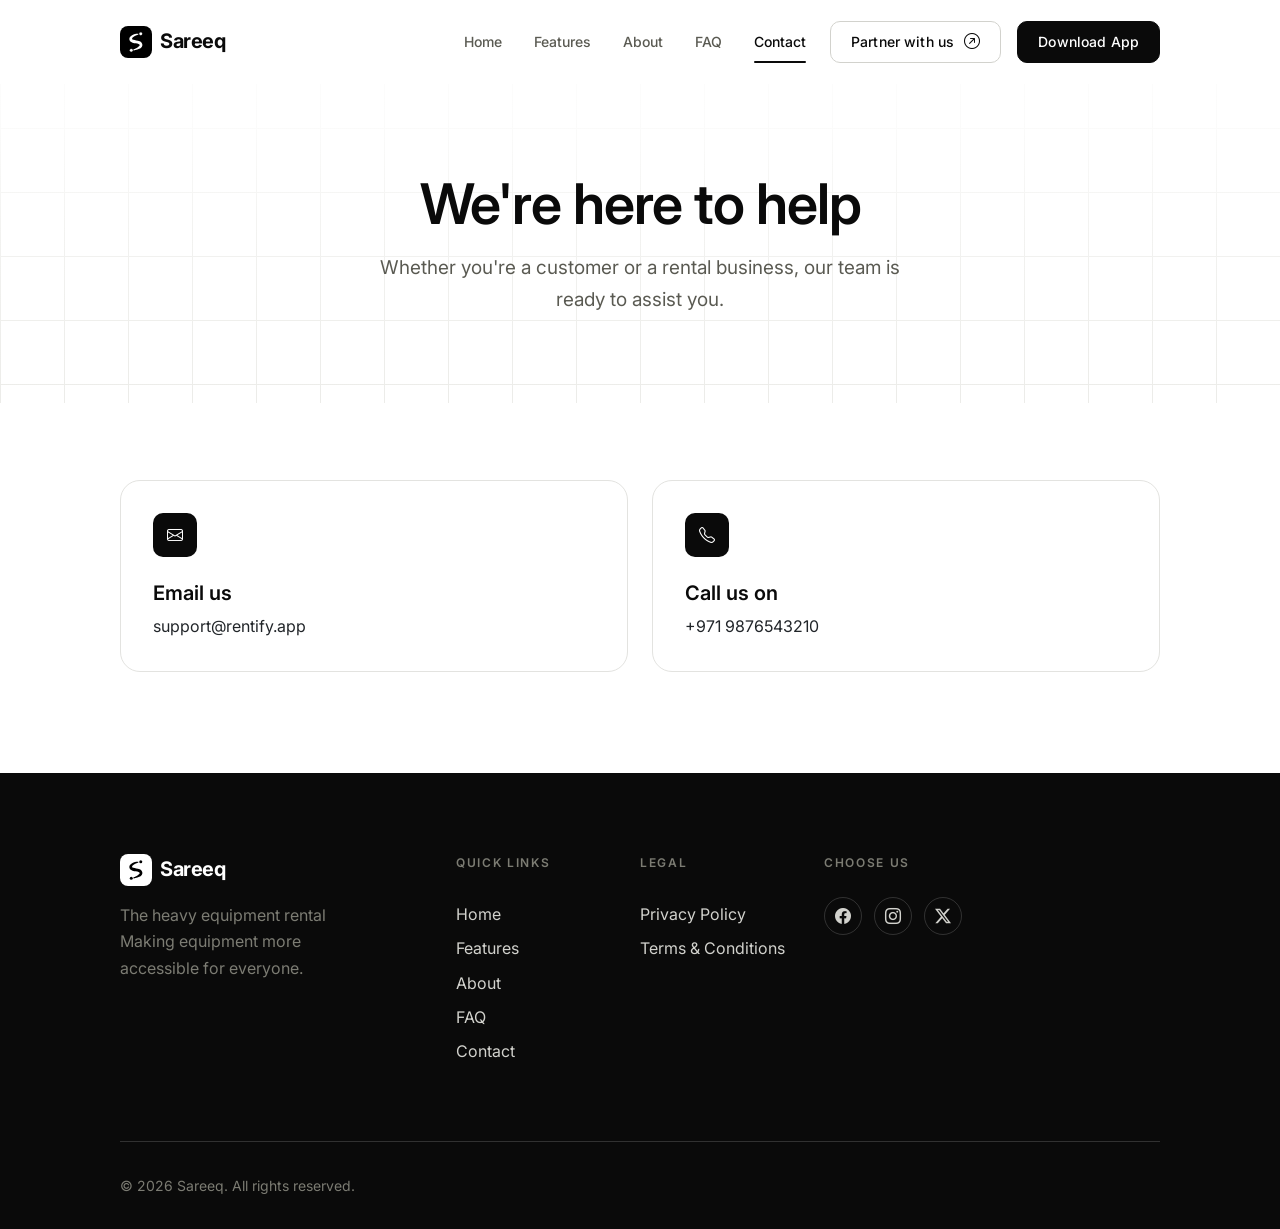
<file: support.html>
<!DOCTYPE html>
<html lang="en">

<head>
  <meta charset="UTF-8">
  <meta name="viewport" content="width=device-width, initial-scale=1.0">
  <title>Contact | Sareeq</title>
  <meta name="description"
    content="Get help with your Rentify account, bookings or listings. Contact our support team or browse the FAQ.">
  <meta property="og:title" content="Support — Rentify">
  <meta property="og:description" content="Get help with your Rentify account, bookings or listings.">
  <meta property="og:type" content="website">
  <meta name="twitter:card" content="summary_large_image">
  <link rel="icon" type="image/png" href="images/favicon.png">

  <link rel="preconnect" href="https://fonts.googleapis.com">
  <link rel="preconnect" href="https://fonts.gstatic.com" crossorigin>
  <link href="https://fonts.googleapis.com/css2?family=Inter:wght@400;500;600;700&display=swap" rel="stylesheet">
  <link href="https://cdn.jsdelivr.net/npm/bootstrap@5.3.3/dist/css/bootstrap.min.css" rel="stylesheet">
  <link rel="stylesheet" href="https://cdn.jsdelivr.net/npm/bootstrap-icons@1.11.3/font/bootstrap-icons.css">
  <link rel="stylesheet" href="css/style.css">
  <link rel="stylesheet" href="css/responsive.css">
</head>

<body>

  <header class="navbar-rentify">
    <div class="navbar-inner">
      <a href="index.html" class="navbar-logo">
        <img src="images/logo_black.svg" alt="logo_black">
        Sareeq
      </a>
      <div class="d-flex align-items-center gap-4">
        <div class="navbar-menu" id="navbarMenu">
          <nav class="navbar-links" aria-label="Primary">
            <a href="index.html" class="navbar-link">Home</a>
            <a href="features.html" class="navbar-link">Features</a>
            <a href="about.html" class="navbar-link">About</a>
            <a href="faq.html" class="navbar-link">FAQ</a>
            <a href="support.html" class="navbar-link is-active">Contact</a>

            <!-- Mobile CTA -->
            <a href="partner.html" class="btn-rentify btn-secondary-rentify btn-rentify-sm w-100 d-lg-none">
              Partner with us <i class="bi bi-arrow-up-right-circle "></i>
            </a>

            <a href="#download" class="btn-rentify btn-primary-rentify btn-rentify-sm w-100 d-lg-none mt-3">
              Download App
            </a>
          </nav>
        </div>

        <!-- Desktop CTA -->
        <div class="navbar-cta">
          <a href="partner.html" class="btn-rentify btn-secondary-rentify btn-rentify-sm d-none d-lg-inline-flex">
            Partner with us <i class="bi bi-arrow-up-right-circle "></i>
          </a>

          <a href="#download" class="btn-rentify btn-primary-rentify btn-rentify-sm d-none d-lg-inline-flex">
            Download App
          </a>

          <button class="navbar-toggle" id="navbarToggle" aria-controls="navbarMenu">
            <i class="bi bi-list"></i>
          </button>
        </div>
      </div>
    </div>
  </header>

  <main>
    <section class="page-hero hero-bg-grid">
      <div class="container-rentify text-center">
        <!-- <span class="text-eyebrow">Contact Us</span> -->
        <h1 class="text-h1 mt-3 mx-auto" style="max-width: 700px;">We're here to help</h1>
        <p class="text-body-lg mt-3 mx-auto" style="max-width: 560px;">Whether you're a customer or a rental business,
          our team is ready to assist you.</p>
      </div>
    </section>

    <section class="section">
      <div class="container-rentify">
        <div class="row g-5">
          <div class="col-12" data-animate>
            <div class="row">
              <div class="col-lg-6">
                <div class="card-rentify mb-4">
                  <div class="card-icon-tile"><i class="bi bi-envelope"></i></div>
                  <h4 class="text-h4">Email us</h4>
                  <p class="text-body mt-2 mb-0">support@rentify.app</p>
                </div>
              </div>
              <div class="col-lg-6">
                <div class="card-rentify mb-4">
                  <div class="card-icon-tile"><i class="bi bi-telephone"></i></div>
                  <h4 class="text-h4">Call us on</h4>
                  <p class="text-body mt-2 mb-0">+971 9876543210</p>
                </div>
                <!-- <div class="card-rentify mb-4">
                  <div class="card-icon-tile"><i class="bi bi-clock"></i></div>
                  <h4 class="text-h4">Working Hours</h4>
                  <p class="text-body mt-2 mb-0">Monday – Friday<br>9:00 AM – 6:00 PM</p>
                </div> -->
              </div>
            </div>
            <!-- <div class="card-rentify">
              <div class="card-icon-tile"><i class="bi bi-question-circle"></i></div>
              <h4 class="text-h4">Browse the FAQ</h4>
              <p class="text-body mt-2 mb-3">Find quick answers to common questions.</p>
              <a href="faq.html" class="btn-rentify btn-secondary-rentify btn-rentify-sm">Visit FAQ</a>
            </div> -->
          </div>

          <!-- <div class="col-lg-8" data-animate data-delay="120">
            <div class="card-rentify-flat">
              <h3 class="text-h3 mb-4">Send us a message</h3>

              <form id="support-form" novalidate>
                <div class="row g-3">
                  <div class="col-md-6">
                    <label for="fullName" class="form-label-rentify">Full Name</label>
                    <input type="text" class="form-control-rentify" id="fullName" name="fullName" required>
                  </div>
                  <div class="col-md-6">
                    <label for="email" class="form-label-rentify">Email Address</label>
                    <input type="email" class="form-control-rentify" id="email" name="email" required>
                  </div>
                  <div class="col-md-6">
                    <label for="accountType" class="form-label-rentify">I am a</label>
                    <select class="form-control-rentify" id="accountType" name="accountType">
                      <option>Customer</option>
                      <option>Vendor</option>
                      <option>Prospective Vendor</option>
                      <option>Other</option>
                    </select>
                  </div>
                  <div class="col-md-6">
                    <label for="subject" class="form-label-rentify">Subject</label>
                    <input type="text" class="form-control-rentify" id="subject" name="subject" required>
                  </div>
                  <div class="col-12">
                    <label for="message" class="form-label-rentify">Message</label>
                    <textarea class="form-control-rentify" id="message" name="message" rows="5" required></textarea>
                  </div>
                  <div class="col-12">
                    <button type="submit" class="btn-rentify btn-primary-rentify btn-block-rentify">
                      Send Message <i class="bi bi-send"></i>
                    </button>
                  </div>
                </div>
              </form>

              <div id="support-form-success" class="d-none text-center py-4">
                <i class="bi bi-check-circle fs-1"></i>
                <h4 class="text-h4 mt-3">Message sent</h4>
                <p class="text-body mt-2 mb-0">Thanks for reaching out — our support team will get back to you shortly.
                </p>
              </div>
            </div>
          </div> -->
        </div>
      </div>
    </section>
  </main>

  <footer class="footer-rentify">
    <div class="container-rentify">
      <div class="footer-grid">
        <div>
          <a href="index.html" class="navbar-logo" style="color: #fff;">
            <img src="images/logo_white.svg" alt="logo_white">
            Sareeq
          </a>
          <p class="mt-3" style="color: var(--color-gray-500); max-width: 260px;">The heavy equipment rental
            Making equipment more accessible for everyone.</p>
        </div>
        <div>
          <p class="footer-col-title">Quick Links</p>
          <a href="../index.html" class="footer-link">Home</a>
          <a href="features.html" class="footer-link">Features</a>
          <a href="about.html" class="footer-link">About</a>
          <a href="faq.html" class="footer-link">FAQ</a>
          <a href="support.html" class="footer-link">Contact</a>
        </div>
        <div>
          <p class="footer-col-title">Legal</p>
          <a href="privacy.html" class="footer-link">Privacy Policy</a>
          <a href="terms.html" class="footer-link">Terms &amp; Conditions</a>
        </div>
        <div>
          <p class="footer-col-title">Choose Us</p>
          <div class="footer-social mt-4">
            <a href="#" aria-label="Rentify on LinkedIn"><i class="bi bi-facebook"></i></a>
            <a href="#" aria-label="Rentify on Instagram"><i class="bi bi-instagram"></i></a>
            <a href="#" aria-label="Rentify on X"><i class="bi bi-twitter-x"></i></a>
            <!-- <a href="#" aria-label="Rentify on LinkedIn"><i class="bi bi-linkedin"></i></a> -->
          </div>
          <!-- <a href="#download" class="footer-link">Customer App</a>
          <a href="#download" class="footer-link">Vendor App</a> -->
        </div>
      </div>

      <div class="footer-bottom">
        <p class="mb-0">&copy; <span data-current-year></span> Sareeq. All rights reserved.</p>
      </div>
    </div>
  </footer>

  <button class="back-to-top" aria-label="Back to top"><i class="bi bi-arrow-up"></i></button>

  <script src="https://cdn.jsdelivr.net/npm/bootstrap@5.3.3/dist/js/bootstrap.bundle.min.js"></script>
  <script src="js/main.js"></script>
</body>

</html>
</file>
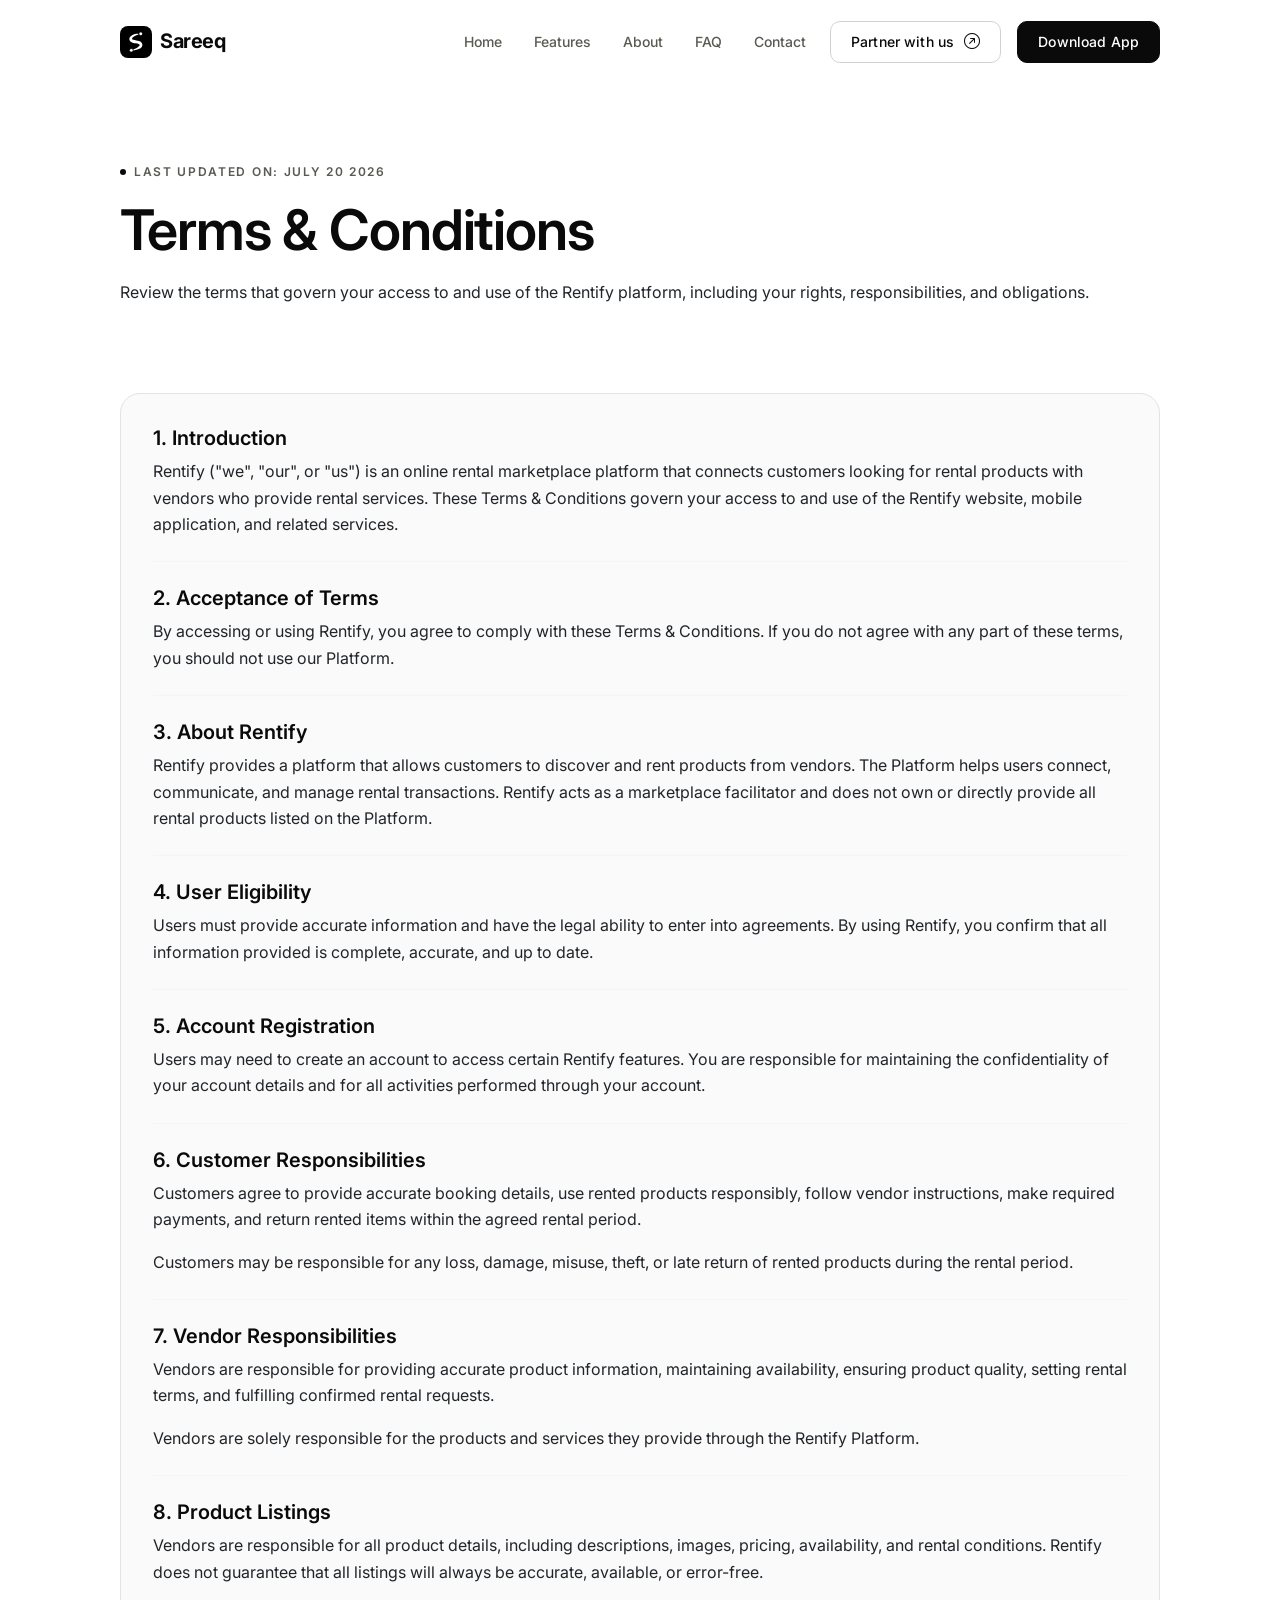
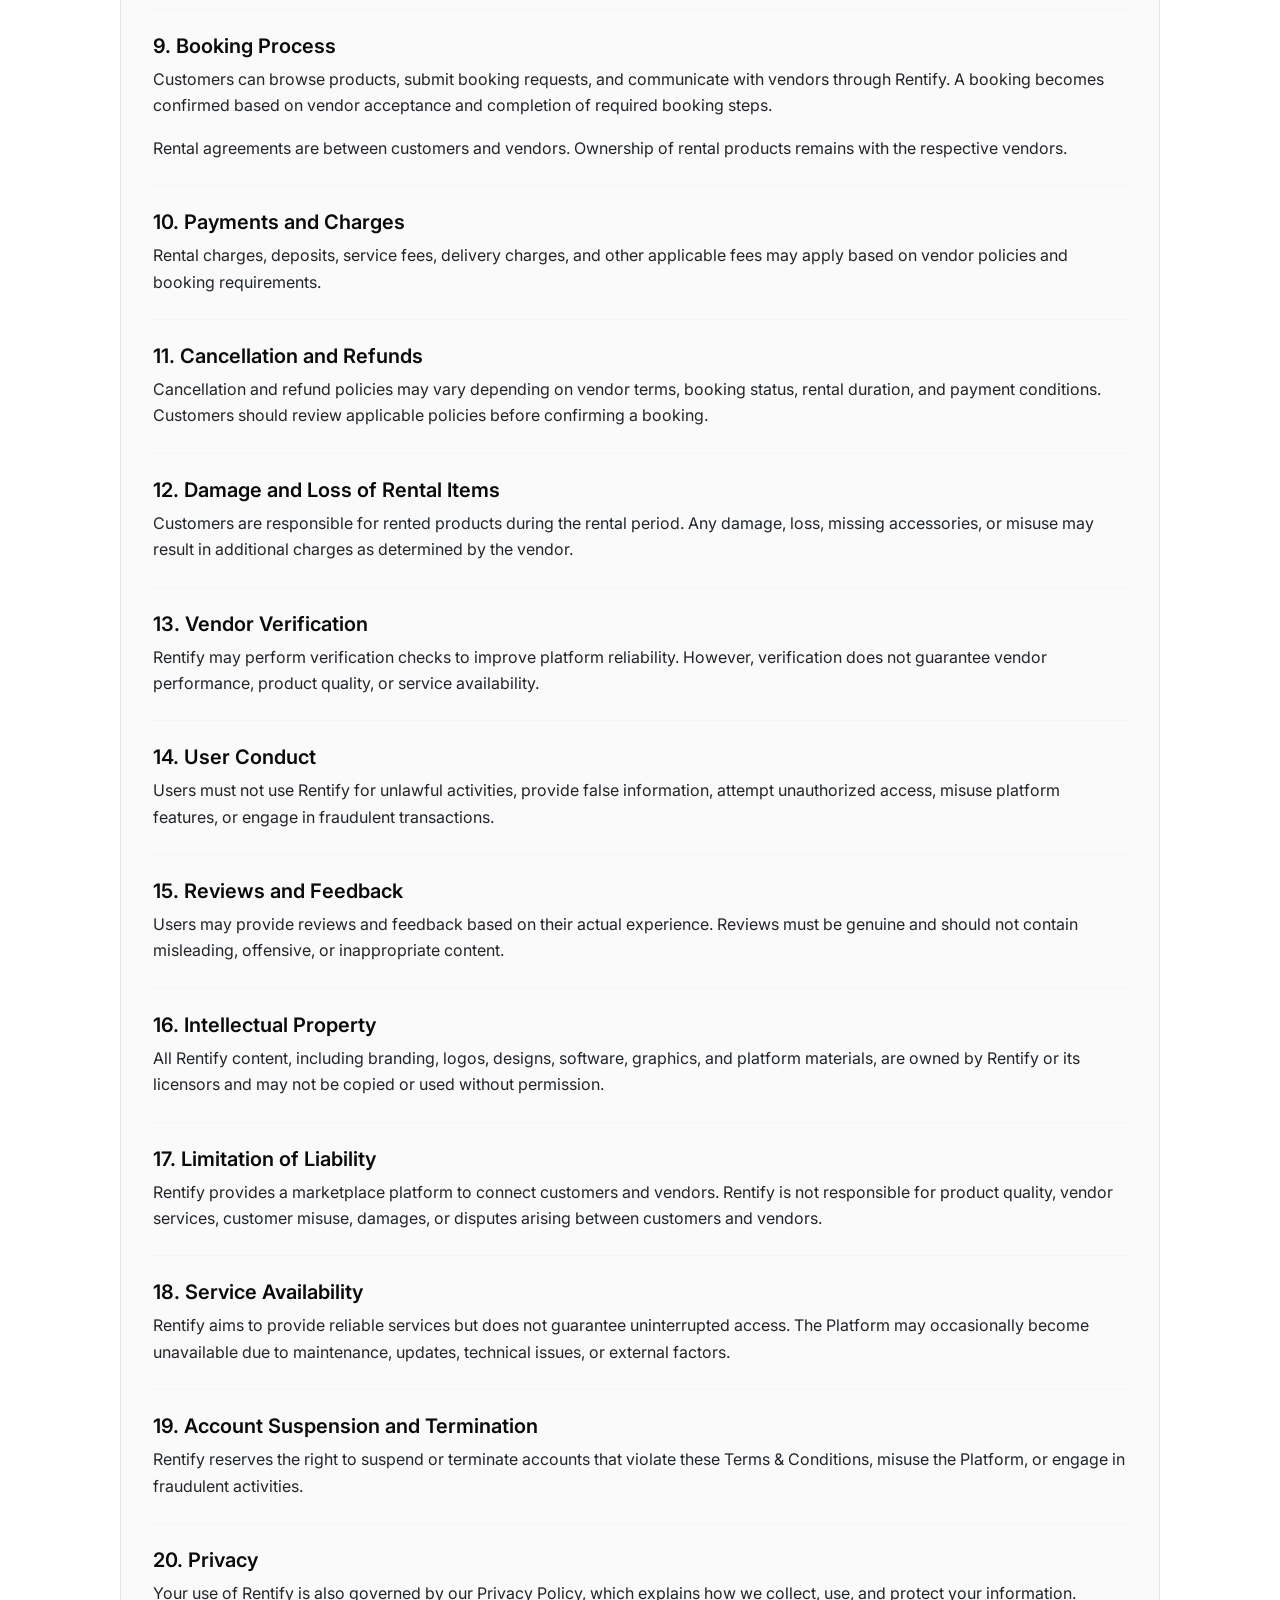
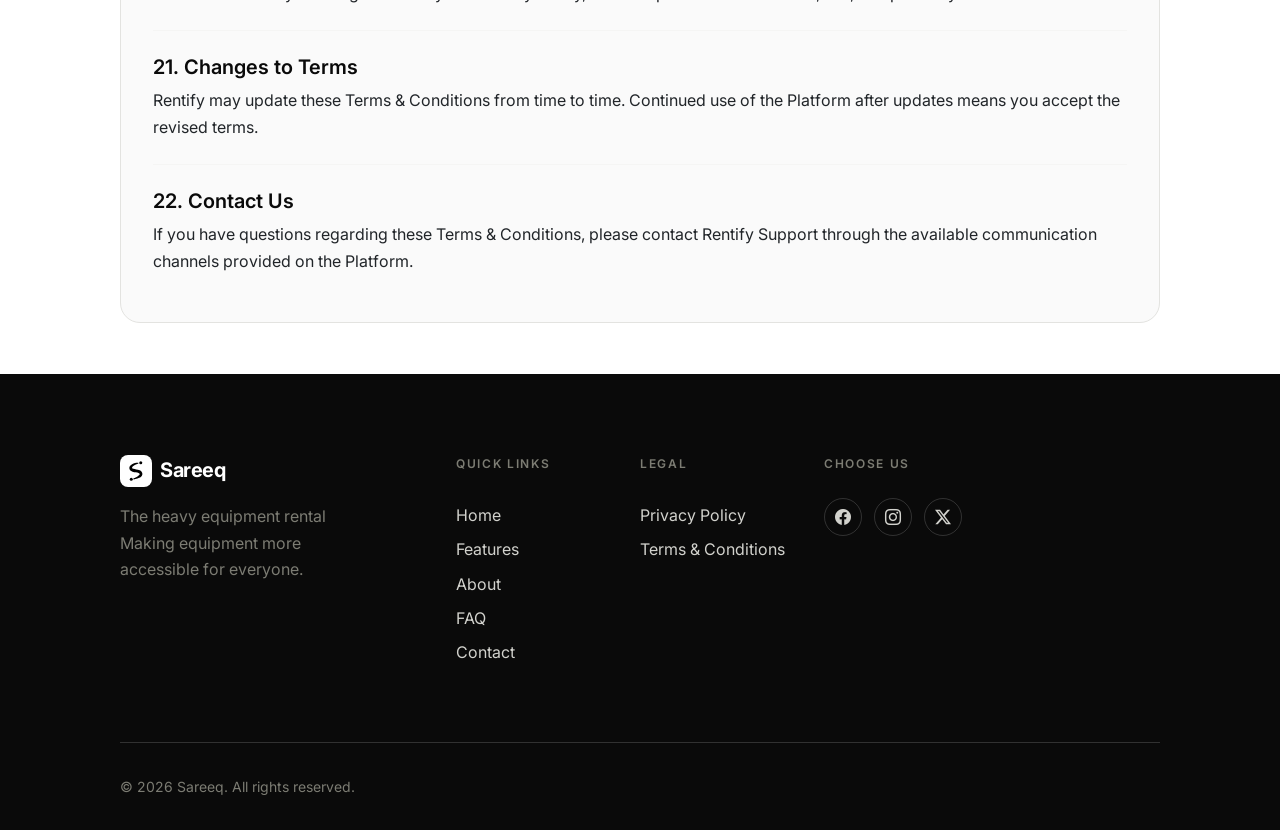
<file: terms.html>
<!DOCTYPE html>
<html lang="en">

<head>
  <meta charset="UTF-8">
  <meta name="viewport" content="width=device-width, initial-scale=1.0">
  <title>Terms &amp; Conditions | Sareeq</title>
  <meta name="description"
    content="Read the Rentify Terms & Conditions governing use of the Customer App, Vendor App and website.">
  <meta property="og:title" content="Terms &amp; Conditions — Rentify">
  <meta property="og:type" content="website">
  <meta name="twitter:card" content="summary_large_image">
  <link rel="icon" type="image/png" href="images/favicon.png">

  <link rel="preconnect" href="https://fonts.googleapis.com">
  <link rel="preconnect" href="https://fonts.gstatic.com" crossorigin>
  <link href="https://fonts.googleapis.com/css2?family=Inter:wght@400;500;600;700&display=swap" rel="stylesheet">
  <link href="https://cdn.jsdelivr.net/npm/bootstrap@5.3.3/dist/css/bootstrap.min.css" rel="stylesheet">
  <link rel="stylesheet" href="https://cdn.jsdelivr.net/npm/bootstrap-icons@1.11.3/font/bootstrap-icons.css">
  <link rel="stylesheet" href="css/style.css">
  <link rel="stylesheet" href="css/responsive.css">
</head>

<body>
  <header class="navbar-rentify">
    <div class="navbar-inner">
      <a href="index.html" class="navbar-logo">
        <img src="images/logo_black.svg" alt="logo_black">
        Sareeq
      </a>
      <div class="d-flex align-items-center gap-4">
        <div class="navbar-menu" id="navbarMenu">
          <nav class="navbar-links" aria-label="Primary">
            <a href="index.html" class="navbar-link">Home</a>
            <a href="features.html" class="navbar-link">Features</a>
            <a href="about.html" class="navbar-link">About</a>
            <a href="faq.html" class="navbar-link">FAQ</a>
            <a href="support.html" class="navbar-link">Contact</a>

            <!-- Mobile CTA -->
            <a href="partner.html" class="btn-rentify btn-secondary-rentify btn-rentify-sm w-100 d-lg-none">
              Partner with us <i class="bi bi-arrow-up-right-circle "></i>
            </a>

            <a href="#download" class="btn-rentify btn-primary-rentify btn-rentify-sm w-100 d-lg-none mt-3">
              Download App
            </a>
          </nav>
        </div>

        <!-- Desktop CTA -->
        <div class="navbar-cta">
          <a href="partner.html" class="btn-rentify btn-secondary-rentify btn-rentify-sm d-none d-lg-inline-flex">
            Partner with us <i class="bi bi-arrow-up-right-circle "></i>
          </a>

          <a href="#download" class="btn-rentify btn-primary-rentify btn-rentify-sm d-none d-lg-inline-flex">
            Download App
          </a>

          <button class="navbar-toggle" id="navbarToggle" aria-controls="navbarMenu">
            <i class="bi bi-list"></i>
          </button>
        </div>
      </div>
    </div>
  </header>

  <main>
    <section class="page-hero">
      <div class="container-rentify">
        <span class="text-eyebrow">Last updated on: July 20 2026</span>
        <h1 class="text-h1 mt-3">Terms & Conditions</h1>
        <!-- <p class="text-body mt-3">Last updated: <span data-current-year></span>. These terms govern your use of the
          Rentify Customer App, Vendor App and website. By using Rentify, you agree to these terms.</p> -->
        <p class="text-body mt-3">Review the terms that govern your access to and use of the Rentify platform, including
          your rights, responsibilities, and obligations.</p>
      </div>
    </section>
    <section class="section-sm pt-0">
      <div class="container-rentify">
        <div class="card-rentify-flat" style="line-height: var(--line-height-body);">

          <h3 class="text-h4">1. Introduction</h3>
          <p class="text-body mt-2">
            Rentify ("we", "our", or "us") is an online rental marketplace platform that connects customers looking for
            rental products with vendors who provide rental services. These Terms & Conditions govern your access to and
            use of the Rentify website, mobile application, and related services.
          </p>

          <hr class="divider-rentify my-4">

          <h3 class="text-h4">2. Acceptance of Terms</h3>
          <p class="text-body mt-2">
            By accessing or using Rentify, you agree to comply with these Terms & Conditions. If you do not agree with
            any part of these terms, you should not use our Platform.
          </p>

          <hr class="divider-rentify my-4">

          <h3 class="text-h4">3. About Rentify</h3>
          <p class="text-body mt-2">
            Rentify provides a platform that allows customers to discover and rent products from vendors. The Platform
            helps users connect, communicate, and manage rental transactions. Rentify acts as a marketplace facilitator
            and does not own or directly provide all rental products listed on the Platform.
          </p>

          <hr class="divider-rentify my-4">

          <h3 class="text-h4">4. User Eligibility</h3>
          <p class="text-body mt-2">
            Users must provide accurate information and have the legal ability to enter into agreements. By using
            Rentify, you confirm that all information provided is complete, accurate, and up to date.
          </p>

          <hr class="divider-rentify my-4">

          <h3 class="text-h4">5. Account Registration</h3>
          <p class="text-body mt-2">
            Users may need to create an account to access certain Rentify features. You are responsible for maintaining
            the confidentiality of your account details and for all activities performed through your account.
          </p>

          <hr class="divider-rentify my-4">

          <h3 class="text-h4">6. Customer Responsibilities</h3>
          <p class="text-body mt-2">
            Customers agree to provide accurate booking details, use rented products responsibly, follow vendor
            instructions, make required payments, and return rented items within the agreed rental period.
          </p>

          <p class="text-body mt-2">
            Customers may be responsible for any loss, damage, misuse, theft, or late return of rented products during
            the rental period.
          </p>

          <hr class="divider-rentify my-4">

          <h3 class="text-h4">7. Vendor Responsibilities</h3>
          <p class="text-body mt-2">
            Vendors are responsible for providing accurate product information, maintaining availability, ensuring
            product quality, setting rental terms, and fulfilling confirmed rental requests.
          </p>

          <p class="text-body mt-2">
            Vendors are solely responsible for the products and services they provide through the Rentify Platform.
          </p>

          <hr class="divider-rentify my-4">

          <h3 class="text-h4">8. Product Listings</h3>
          <p class="text-body mt-2">
            Vendors are responsible for all product details, including descriptions, images, pricing, availability, and
            rental conditions. Rentify does not guarantee that all listings will always be accurate, available, or
            error-free.
          </p>

          <hr class="divider-rentify my-4">

          <h3 class="text-h4">9. Booking Process</h3>
          <p class="text-body mt-2">
            Customers can browse products, submit booking requests, and communicate with vendors through Rentify. A
            booking becomes confirmed based on vendor acceptance and completion of required booking steps.
          </p>

          <p class="text-body mt-2">
            Rental agreements are between customers and vendors. Ownership of rental products remains with the
            respective vendors.
          </p>

          <hr class="divider-rentify my-4">

          <h3 class="text-h4">10. Payments and Charges</h3>
          <p class="text-body mt-2">
            Rental charges, deposits, service fees, delivery charges, and other applicable fees may apply based on
            vendor policies and booking requirements.
          </p>

          <hr class="divider-rentify my-4">

          <h3 class="text-h4">11. Cancellation and Refunds</h3>
          <p class="text-body mt-2">
            Cancellation and refund policies may vary depending on vendor terms, booking status, rental duration, and
            payment conditions. Customers should review applicable policies before confirming a booking.
          </p>

          <hr class="divider-rentify my-4">

          <h3 class="text-h4">12. Damage and Loss of Rental Items</h3>
          <p class="text-body mt-2">
            Customers are responsible for rented products during the rental period. Any damage, loss, missing
            accessories, or misuse may result in additional charges as determined by the vendor.
          </p>

          <hr class="divider-rentify my-4">

          <h3 class="text-h4">13. Vendor Verification</h3>
          <p class="text-body mt-2">
            Rentify may perform verification checks to improve platform reliability. However, verification does not
            guarantee vendor performance, product quality, or service availability.
          </p>

          <hr class="divider-rentify my-4">

          <h3 class="text-h4">14. User Conduct</h3>
          <p class="text-body mt-2">
            Users must not use Rentify for unlawful activities, provide false information, attempt unauthorized access,
            misuse platform features, or engage in fraudulent transactions.
          </p>

          <hr class="divider-rentify my-4">

          <h3 class="text-h4">15. Reviews and Feedback</h3>
          <p class="text-body mt-2">
            Users may provide reviews and feedback based on their actual experience. Reviews must be genuine and should
            not contain misleading, offensive, or inappropriate content.
          </p>

          <hr class="divider-rentify my-4">

          <h3 class="text-h4">16. Intellectual Property</h3>
          <p class="text-body mt-2">
            All Rentify content, including branding, logos, designs, software, graphics, and platform materials, are
            owned by Rentify or its licensors and may not be copied or used without permission.
          </p>

          <hr class="divider-rentify my-4">

          <h3 class="text-h4">17. Limitation of Liability</h3>
          <p class="text-body mt-2">
            Rentify provides a marketplace platform to connect customers and vendors. Rentify is not responsible for
            product quality, vendor services, customer misuse, damages, or disputes arising between customers and
            vendors.
          </p>

          <hr class="divider-rentify my-4">

          <h3 class="text-h4">18. Service Availability</h3>
          <p class="text-body mt-2">
            Rentify aims to provide reliable services but does not guarantee uninterrupted access. The Platform may
            occasionally become unavailable due to maintenance, updates, technical issues, or external factors.
          </p>

          <hr class="divider-rentify my-4">

          <h3 class="text-h4">19. Account Suspension and Termination</h3>
          <p class="text-body mt-2">
            Rentify reserves the right to suspend or terminate accounts that violate these Terms & Conditions, misuse
            the Platform, or engage in fraudulent activities.
          </p>

          <hr class="divider-rentify my-4">

          <h3 class="text-h4">20. Privacy</h3>
          <p class="text-body mt-2">
            Your use of Rentify is also governed by our Privacy Policy, which explains how we collect, use, and protect
            your information.
          </p>

          <hr class="divider-rentify my-4">

          <h3 class="text-h4">21. Changes to Terms</h3>
          <p class="text-body mt-2">
            Rentify may update these Terms & Conditions from time to time. Continued use of the Platform after updates
            means you accept the revised terms.
          </p>

          <hr class="divider-rentify my-4">

          <h3 class="text-h4">22. Contact Us</h3>
          <p class="text-body mt-2">
            If you have questions regarding these Terms & Conditions, please contact Rentify Support through the
            available communication channels provided on the Platform.
          </p>

        </div>
      </div>
    </section>
  </main>

  <footer class="footer-rentify">
    <div class="container-rentify">
      <div class="footer-grid">
        <div>
          <a href="index.html" class="navbar-logo" style="color: #fff;">
            <img src="images/logo_white.svg" alt="logo_white">
            Sareeq
          </a>
          <p class="mt-3" style="color: var(--color-gray-500); max-width: 260px;">The heavy equipment rental
            Making equipment more accessible for everyone.</p>
        </div>
        <div>
          <p class="footer-col-title">Quick Links</p>
          <a href="../index.html" class="footer-link">Home</a>
          <a href="features.html" class="footer-link">Features</a>
          <a href="about.html" class="footer-link">About</a>
          <a href="faq.html" class="footer-link">FAQ</a>
          <a href="support.html" class="footer-link">Contact</a>
        </div>
        <div>
          <p class="footer-col-title">Legal</p>
          <a href="privacy.html" class="footer-link">Privacy Policy</a>
          <a href="terms.html" class="footer-link">Terms &amp; Conditions</a>
        </div>
        <div>
          <p class="footer-col-title">Choose Us</p>
          <div class="footer-social mt-4">
            <a href="#" aria-label="Rentify on LinkedIn"><i class="bi bi-facebook"></i></a>
            <a href="#" aria-label="Rentify on Instagram"><i class="bi bi-instagram"></i></a>
            <a href="#" aria-label="Rentify on X"><i class="bi bi-twitter-x"></i></a>
            <!-- <a href="#" aria-label="Rentify on LinkedIn"><i class="bi bi-linkedin"></i></a> -->
          </div>
          <!-- <a href="#download" class="footer-link">Customer App</a>
          <a href="#download" class="footer-link">Vendor App</a> -->
        </div>
      </div>

      <div class="footer-bottom">
        <p class="mb-0">&copy; <span data-current-year></span> Sareeq. All rights reserved.</p>
      </div>
    </div>
  </footer>

  <button class="back-to-top" aria-label="Back to top"><i class="bi bi-arrow-up"></i></button>

  <script src="https://cdn.jsdelivr.net/npm/bootstrap@5.3.3/dist/js/bootstrap.bundle.min.js"></script>
  <script src="js/main.js"></script>
</body>

</html>
</file>
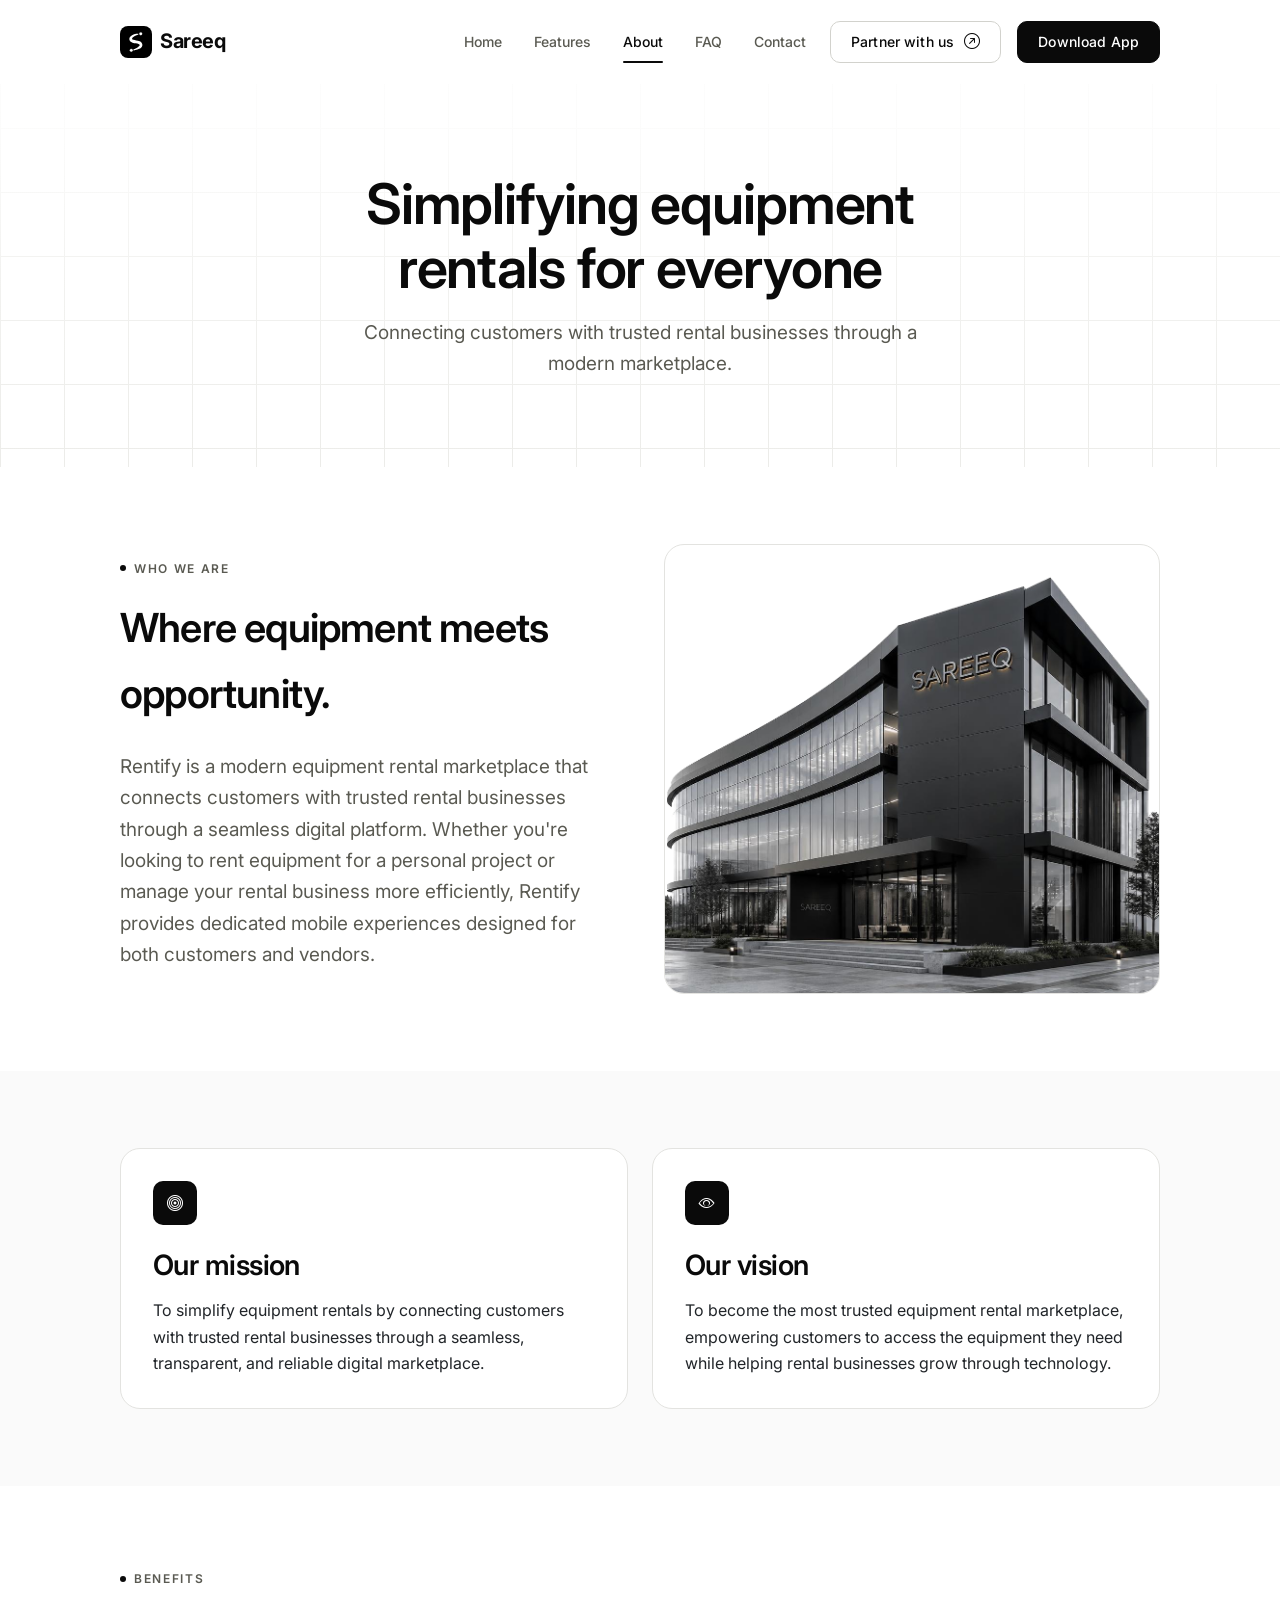
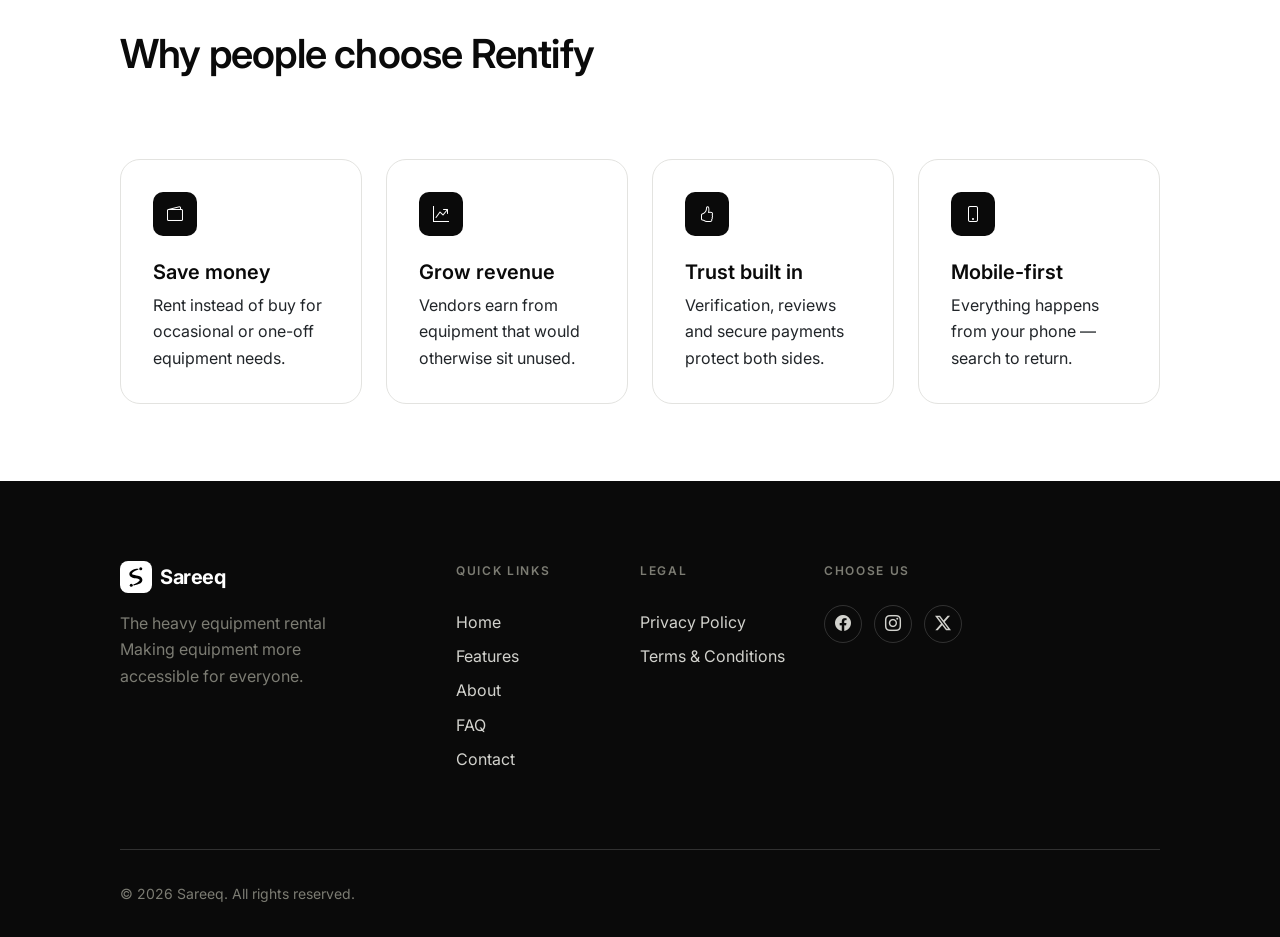
<file: pages/about.html>
<!DOCTYPE html>
<html lang="en">

<head>
  <meta charset="UTF-8">
  <meta name="viewport" content="width=device-width, initial-scale=1.0">
  <title>About | Sareeq</title>
  <meta name="description"
    content="Learn about Rentify's mission to make equipment rental simple, trustworthy and accessible for renters and businesses alike.">
  <meta property="og:title" content="About — Rentify">
  <meta property="og:description" content="Rentify's mission, vision and the benefits of the marketplace.">
  <meta property="og:type" content="website">
  <meta name="twitter:card" content="summary_large_image">
  <link rel="icon" type="image/png" href="../assets/images/favicon.png">

  <link rel="preconnect" href="https://fonts.googleapis.com">
  <link rel="preconnect" href="https://fonts.gstatic.com" crossorigin>
  <link href="https://fonts.googleapis.com/css2?family=Inter:wght@400;500;600;700&display=swap" rel="stylesheet">
  <link href="https://cdn.jsdelivr.net/npm/bootstrap@5.3.3/dist/css/bootstrap.min.css" rel="stylesheet">
  <link rel="stylesheet" href="https://cdn.jsdelivr.net/npm/bootstrap-icons@1.11.3/font/bootstrap-icons.css">
  <link rel="stylesheet" href="../assets/css/style.css">
  <link rel="stylesheet" href="../assets/css/responsive.css">
</head>

<body>

  <header class="navbar-rentify">
    <div class="navbar-inner">
      <a href="index.html" class="navbar-logo">
        <img src="../assets/images/logo_black.svg" alt="logo_black">
        Sareeq
      </a>
      <div class="d-flex align-items-center gap-4">
        <div class="navbar-menu" id="navbarMenu">
          <nav class="navbar-links" aria-label="Primary">
            <a href="../index.html" class="navbar-link">Home</a>
            <a href="features.html" class="navbar-link">Features</a>
            <a href="about.html" class="navbar-link is-active">About</a>
            <a href="faq.html" class="navbar-link">FAQ</a>
            <a href="support.html" class="navbar-link">Contact</a>

            <!-- Mobile CTA -->
            <a href="partner.html" class="btn-rentify btn-secondary-rentify btn-rentify-sm w-100 d-lg-none">
              Partner with us <i class="bi bi-arrow-up-right-circle "></i>
            </a>

            <a href="#download" class="btn-rentify btn-primary-rentify btn-rentify-sm w-100 d-lg-none mt-3">
              Download App
            </a>
          </nav>
        </div>

        <!-- Desktop CTA -->
        <div class="navbar-cta">
          <a href="partner.html" class="btn-rentify btn-secondary-rentify btn-rentify-sm d-none d-lg-inline-flex">
            Partner with us <i class="bi bi-arrow-up-right-circle "></i>
          </a>

          <a href="#download" class="btn-rentify btn-primary-rentify btn-rentify-sm d-none d-lg-inline-flex">
            Download App
          </a>

          <button class="navbar-toggle" id="navbarToggle" aria-controls="navbarMenu">
            <i class="bi bi-list"></i>
          </button>
        </div>
      </div>
    </div>
  </header>

  <main>
    <section class="page-hero hero-bg-grid">
      <div class="container-rentify text-center">
        <!-- <span class="text-eyebrow">About Rentify</span> -->
        <h1 class="text-h1 mt-3 mx-auto" style="max-width: 700px;">Simplifying equipment rentals for everyone</h1>
        <p class="text-body-lg mt-3 mx-auto" style="max-width: 560px;">Connecting customers with trusted rental
          businesses through a modern marketplace.</p>
      </div>
    </section>
    <section class="section">
      <div class="container-rentify">
        <div class="row align-items-center g-5">
          <div class="col-lg-6" data-animate>
            <span class="text-eyebrow">Who We Are</span>
            <h1 class="text-h2 mt-3">Where equipment meets opportunity.</h1>
            <p class="text-body-lg  mt-4">
              Rentify is a modern equipment rental marketplace that connects customers with trusted rental businesses
              through a seamless digital platform. Whether you're looking to rent equipment for a personal project or
              manage your rental business more efficiently, Rentify provides dedicated mobile experiences designed for
              both customers and vendors.
            </p>
            <!-- <div class="d-flex flex-wrap gap-3 mt-5 hero-actions">
              <a href="#download" class="btn-rentify btn-primary-rentify">
                <i class="bi bi-download"></i> Download Customer App
              </a>
              <a href="pages/about.html#vendor" class="btn-rentify btn-secondary-rentify">
                Become a Vendor
              </a>
            </div> -->

            <!-- <div class="stat-inline mt-5 pt-3">
              <div class="stat-inline-item">
                <p class="text-h3 mb-0">12K+</p>
                <p class="text-caption mb-0">Verified vendors</p>
              </div>
              <div class="stat-inline-item">
                <p class="text-h3 mb-0">80K+</p>
                <p class="text-caption mb-0">Items listed</p>
              </div>
              <div class="stat-inline-item">
                <p class="text-h3 mb-0">4.8/5</p>
                <p class="text-caption mb-0">Average rating</p>
              </div>
            </div> -->
          </div>

          <div class="col-lg-6" data-animate data-delay="150">
            <!-- <div class="d-flex justify-content-center gap-4 position-relative">
              <div class="phone-mockup" style="margin-top: 3rem;">
                <div class="phone-mockup-notch"></div>
                <div class="phone-mockup-screen">
                  <div class="app-screen-placeholder">
                    <i class="bi bi-camera-reels"></i>
                    <span>Customer App Screenshot</span>
                  </div>
                </div>
              </div>
              <div class="phone-mockup d-none d-md-block">
                <div class="phone-mockup-notch"></div>
                <div class="phone-mockup-screen">
                  <div class="app-screen-placeholder">
                    <i class="bi bi-graph-up"></i>
                    <span>Vendor App Screenshot</span>
                  </div>
                </div>
              </div>
            </div> -->
            <div class="card-rentify-flat h-100 bg-white p-0 overflow-hidden">
              <img src="../assets/images/sareeq_image.png" alt="">
            </div>
          </div>
        </div>
      </div>
    </section>
    <section class="section section-alt">
      <div class="container-rentify">
        <div class="row g-4">
          <div class="col-lg-6" data-animate>
            <div class="card-rentify-flat h-100 bg-white">
              <div class="card-icon-tile"><i class="bi bi-bullseye"></i></div>
              <h3 class="text-h3">Our mission</h3>
              <p class="text-body mt-3 mb-0">To simplify equipment rentals by connecting customers with trusted rental
                businesses through a seamless, transparent, and reliable digital marketplace.</p>
            </div>
          </div>
          <div class="col-lg-6" data-animate data-delay="120">
            <div class="card-rentify-flat h-100 bg-white">
              <div class="card-icon-tile"><i class="bi bi-eye"></i></div>
              <h3 class="text-h3">Our vision</h3>
              <p class="text-body mt-3 mb-0">To become the most trusted equipment rental marketplace, empowering
                customers to access the equipment they need while helping rental businesses grow through technology.</p>
            </div>
          </div>
        </div>
      </div>
    </section>
    <!-- <section class="section section-alt">
      <div class="container-rentify">
        <div class="section-header is-centered">
          <span class="text-eyebrow">What Is Rentify</span>
          <h2 class="text-h2">A two-sided marketplace, built mobile-first</h2>
        </div>
        <div class="row g-4 align-items-stretch">
          <div class="col-lg-6" data-animate>
            <div class="persona-card persona-card-customer h-100">
              <span class="badge-rentify"><i class="bi bi-person"></i> Customer App</span>
              <h4 class="text-h4 mt-4">For anyone who needs equipment temporarily</h4>
              <p class="text-body mt-3 mb-0">Homeowners, event planners, photographers, contractors and more use Rentify
                to find verified equipment nearby without the cost of buying it outright.</p>
            </div>
          </div>
          <div class="col-lg-6" id="vendor" data-animate data-delay="120">
            <div class="persona-card persona-card-vendor h-100">
              <span class="badge-rentify"
                style="background-color: rgba(255,255,255,0.08); color: #fff; border-color: var(--color-border-inverse);"><i
                  class="bi bi-shop"></i> Vendor App</span>
              <h4 class="text-h4 mt-4">For businesses that rent out equipment</h4>
              <p class="text-body mt-3 mb-0" style="color: var(--color-gray-300);">Rental shops, studios and independent
                operators use the Vendor App to list inventory, manage bookings and reach new customers.</p>
            </div>
          </div>
        </div>
      </div>
    </section> -->

    <section class="section">
      <div class="container-rentify">
        <div class="section-header">
          <span class="text-eyebrow">Benefits</span>
          <h2 class="text-h2">Why people choose Rentify</h2>
        </div>
        <div class="row g-4">
          <div class="col-md-6 col-lg-3" data-animate>
            <div class="card-rentify h-100">
              <div class="card-icon-tile"><i class="bi bi-wallet2"></i></div>
              <h4 class="text-h4">Save money</h4>
              <p class="text-body mt-2 mb-0">Rent instead of buy for occasional or one-off equipment needs.</p>
            </div>
          </div>
          <div class="col-md-6 col-lg-3" data-animate data-delay="80">
            <div class="card-rentify h-100">
              <div class="card-icon-tile"><i class="bi bi-graph-up-arrow"></i></div>
              <h4 class="text-h4">Grow revenue</h4>
              <p class="text-body mt-2 mb-0">Vendors earn from equipment that would otherwise sit unused.</p>
            </div>
          </div>
          <div class="col-md-6 col-lg-3" data-animate data-delay="160">
            <div class="card-rentify h-100">
              <div class="card-icon-tile"><i class="bi bi-hand-thumbs-up"></i></div>
              <h4 class="text-h4">Trust built in</h4>
              <p class="text-body mt-2 mb-0">Verification, reviews and secure payments protect both sides.</p>
            </div>
          </div>
          <div class="col-md-6 col-lg-3" data-animate data-delay="240">
            <div class="card-rentify h-100">
              <div class="card-icon-tile"><i class="bi bi-phone"></i></div>
              <h4 class="text-h4">Mobile-first</h4>
              <p class="text-body mt-2 mb-0">Everything happens from your phone — search to return.</p>
            </div>
          </div>
        </div>
      </div>
    </section>

    <!-- <section class="section section-alt">
      <div class="container-rentify">
        <div class="cta-band" data-animate>
          <span class="text-eyebrow" style="color: var(--color-gray-400);">Join Rentify</span>
          <h2 class="text-h2 mt-3">Ready to get started?</h2>
          <div class="d-flex justify-content-center gap-3 mt-4 flex-wrap">
            <a href="../index.html#download" class="btn-rentify btn-primary-rentify">Download Customer App</a>
            <a href="../index.html#download" class="btn-rentify btn-secondary-rentify">Download Vendor App</a>
          </div>
        </div>
      </div>
    </section> -->
  </main>

  <footer class="footer-rentify">
    <div class="container-rentify">
      <div class="footer-grid">
        <div>
          <a href="index.html" class="navbar-logo" style="color: #fff;">
            <img src="../assets/images/logo_white.svg" alt="logo_white">
            Sareeq
          </a>
          <p class="mt-3" style="color: var(--color-gray-500); max-width: 260px;">The heavy equipment rental
            Making equipment more accessible for everyone.</p>
        </div>
        <div>
          <p class="footer-col-title">Quick Links</p>
          <a href="../index.html" class="footer-link">Home</a>
          <a href="features.html" class="footer-link">Features</a>
          <a href="about.html" class="footer-link">About</a>
          <a href="faq.html" class="footer-link">FAQ</a>
          <a href="support.html" class="footer-link">Contact</a>
        </div>
        <div>
          <p class="footer-col-title">Legal</p>
          <a href="privacy.html" class="footer-link">Privacy Policy</a>
          <a href="terms.html" class="footer-link">Terms &amp; Conditions</a>
        </div>
        <div>
          <p class="footer-col-title">Choose Us</p>
          <div class="footer-social mt-4">
            <a href="#" aria-label="Rentify on LinkedIn"><i class="bi bi-facebook"></i></a>
            <a href="#" aria-label="Rentify on Instagram"><i class="bi bi-instagram"></i></a>
            <a href="#" aria-label="Rentify on X"><i class="bi bi-twitter-x"></i></a>
            <!-- <a href="#" aria-label="Rentify on LinkedIn"><i class="bi bi-linkedin"></i></a> -->
          </div>
          <!-- <a href="#download" class="footer-link">Customer App</a>
          <a href="#download" class="footer-link">Vendor App</a> -->
        </div>
      </div>

      <div class="footer-bottom">
        <p class="mb-0">&copy; <span data-current-year></span> Sareeq. All rights reserved.</p>
      </div>
    </div>
  </footer>

  <button class="back-to-top" aria-label="Back to top"><i class="bi bi-arrow-up"></i></button>

  <script src="https://cdn.jsdelivr.net/npm/bootstrap@5.3.3/dist/js/bootstrap.bundle.min.js"></script>
  <script src="../assets/js/main.js"></script>
</body>

</html>
</file>
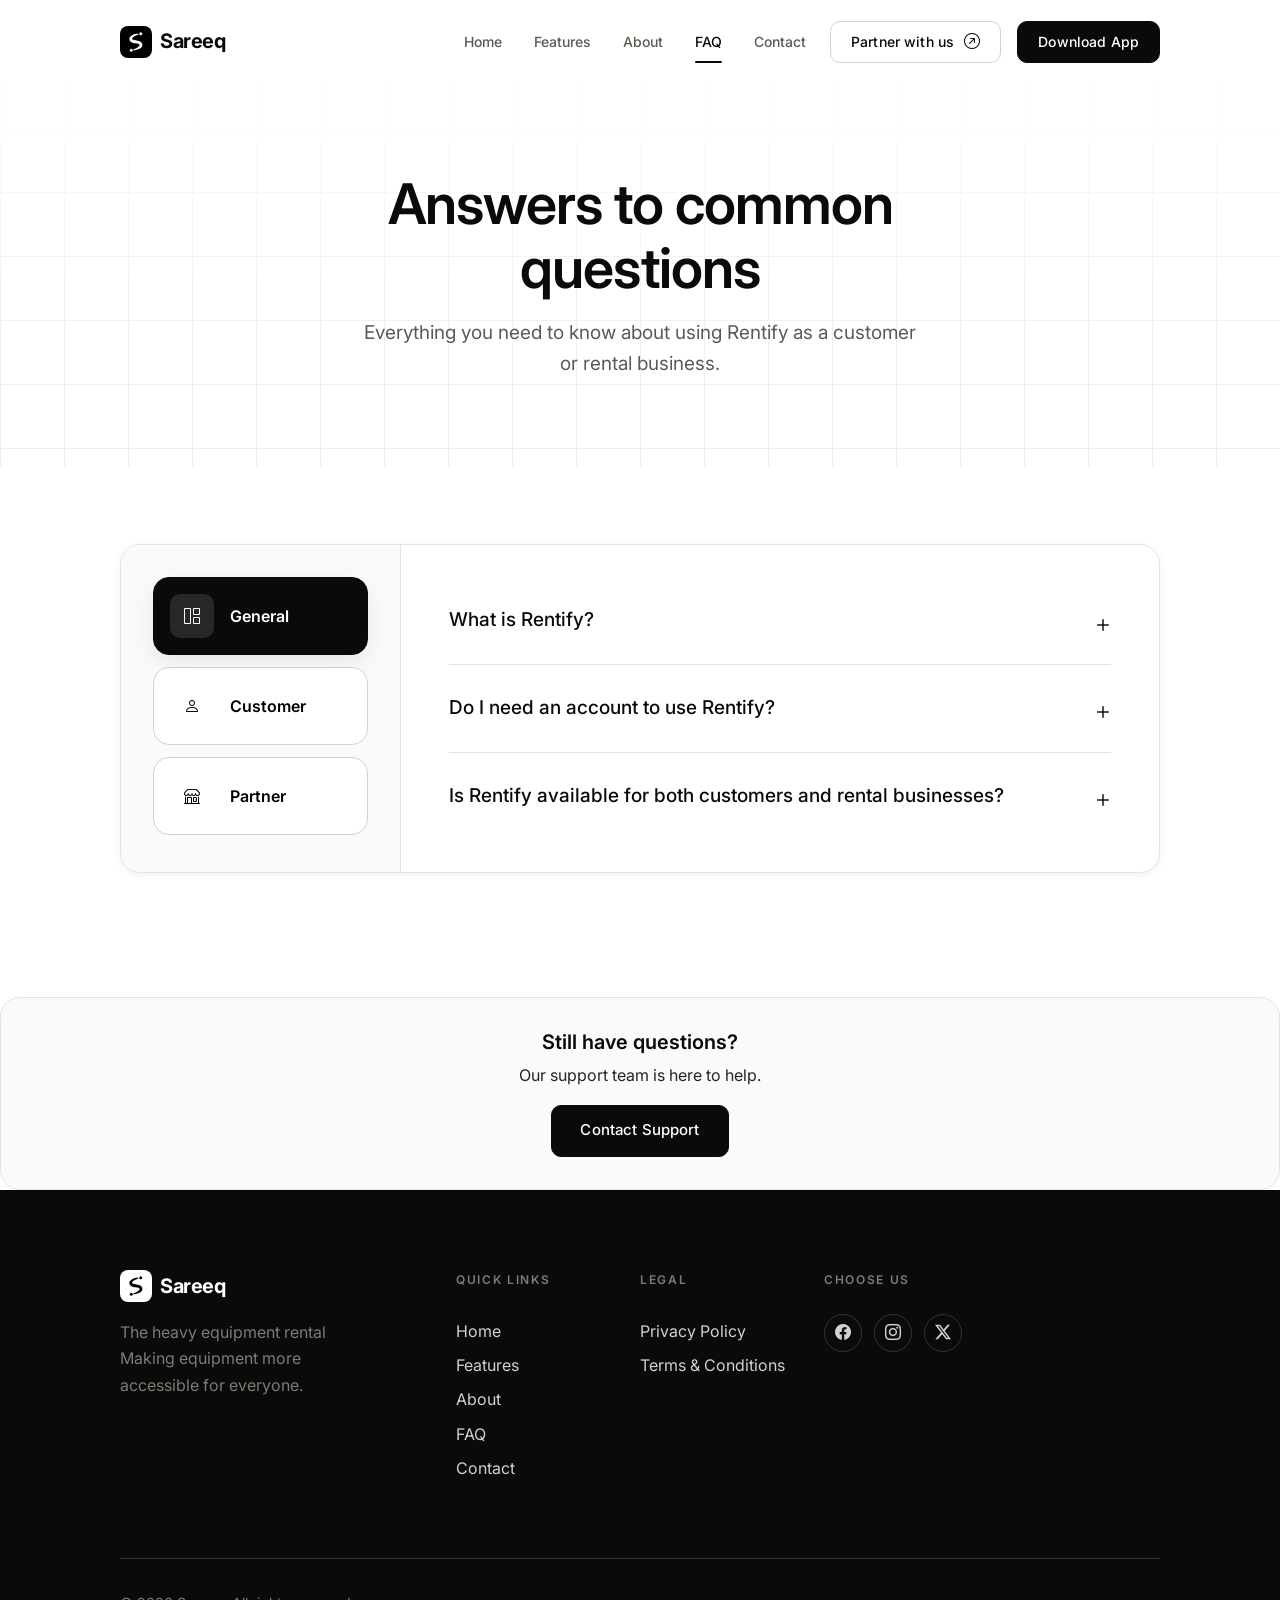
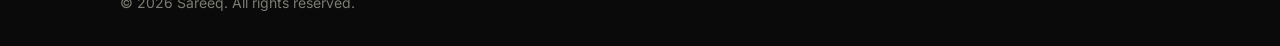
<file: pages/faq.html>
<!DOCTYPE html>
<html lang="en">

<head>
  <meta charset="UTF-8">
  <meta name="viewport" content="width=device-width, initial-scale=1.0">
  <title>FAQ | Sareeq</title>
  <meta name="description"
    content="Answers to common questions about renting, listing, payments and safety on Rentify.">
  <meta property="og:title" content="FAQ — Rentify">
  <meta property="og:description" content="Answers to common questions about Rentify.">
  <meta property="og:type" content="website">
  <meta name="twitter:card" content="summary_large_image">
  <link rel="icon" type="image/png" href="../assets/images/favicon.png">

  <link rel="preconnect" href="https://fonts.googleapis.com">
  <link rel="preconnect" href="https://fonts.gstatic.com" crossorigin>
  <link href="https://fonts.googleapis.com/css2?family=Inter:wght@400;500;600;700&display=swap" rel="stylesheet">
  <link href="https://cdn.jsdelivr.net/npm/bootstrap@5.3.3/dist/css/bootstrap.min.css" rel="stylesheet">
  <link rel="stylesheet" href="https://cdn.jsdelivr.net/npm/bootstrap-icons@1.11.3/font/bootstrap-icons.css">
  <link rel="stylesheet" href="../assets/css/style.css">
  <link rel="stylesheet" href="../assets/css/responsive.css">
</head>

<body>

  <header class="navbar-rentify">
    <div class="navbar-inner">
      <a href="index.html" class="navbar-logo">
        <img src="../assets/images/logo_black.svg" alt="logo_black">
        Sareeq
      </a>
      <div class="d-flex align-items-center gap-4">
        <div class="navbar-menu" id="navbarMenu">
          <nav class="navbar-links" aria-label="Primary">
            <a href="../index.html" class="navbar-link">Home</a>
            <a href="features.html" class="navbar-link">Features</a>
            <a href="about.html" class="navbar-link">About</a>
            <a href="faq.html" class="navbar-link is-active">FAQ</a>
            <a href="support.html" class="navbar-link">Contact</a>

            <!-- Mobile CTA -->
            <a href="partner.html" class="btn-rentify btn-secondary-rentify btn-rentify-sm w-100 d-lg-none">
              Partner with us <i class="bi bi-arrow-up-right-circle "></i>
            </a>

            <a href="#download" class="btn-rentify btn-primary-rentify btn-rentify-sm w-100 d-lg-none mt-3">
              Download App
            </a>
          </nav>
        </div>

        <!-- Desktop CTA -->
        <div class="navbar-cta">
          <a href="partner.html" class="btn-rentify btn-secondary-rentify btn-rentify-sm d-none d-lg-inline-flex">
            Partner with us <i class="bi bi-arrow-up-right-circle "></i>
          </a>

          <a href="#download" class="btn-rentify btn-primary-rentify btn-rentify-sm d-none d-lg-inline-flex">
            Download App
          </a>

          <button class="navbar-toggle" id="navbarToggle" aria-controls="navbarMenu">
            <i class="bi bi-list"></i>
          </button>
        </div>
      </div>
    </div>
  </header>

  <main>
    <section class="page-hero hero-bg-grid">
      <div class="container-rentify text-center">
        <!-- <span class="text-eyebrow">FAQ</span> -->
        <h1 class="text-h1 mt-3 mx-auto" style="max-width: 700px;">Answers to common questions</h1>
        <p class="text-body-lg mt-3 mx-auto" style="max-width: 560px;">Everything you need to know about using Rentify
          as a customer or rental business.</p>
      </div>
    </section>

    <section class="section">
      <div class="container-rentify">

        <div class="faq-layout-card" data-animate>

          <nav class="faq-tabs-nav" role="tablist" aria-label="FAQ categories" aria-orientation="vertical">
            <button type="button" class="faq-tab-item is-active" role="tab" id="faq-tab-general"
              data-target="faq-panel-general" aria-selected="true" aria-controls="faq-panel-general" tabindex="0">
              <span class="faq-tab-icon" aria-hidden="true"><i class="bi bi-grid-1x2"></i></span>
              <span class="faq-tab-copy">
                <span class="faq-tab-title">General</span>
                <span class="faq-tab-desc">Platform information</span>
              </span>
            </button>
            <button type="button" class="faq-tab-item" role="tab" id="faq-tab-customer" data-target="faq-panel-customer"
              aria-selected="false" aria-controls="faq-panel-customer" tabindex="-1">
              <span class="faq-tab-icon" aria-hidden="true"><i class="bi bi-person"></i></span>
              <span class="faq-tab-copy">
                <span class="faq-tab-title">Customer</span>
                <span class="faq-tab-desc">Booking &amp; rentals</span>
              </span>
            </button>
            <button type="button" class="faq-tab-item" role="tab" id="faq-tab-vendor" data-target="faq-panel-vendor"
              aria-selected="false" aria-controls="faq-panel-vendor" tabindex="-1">
              <span class="faq-tab-icon" aria-hidden="true"><i class="bi bi-shop"></i></span>
              <span class="faq-tab-copy">
                <span class="faq-tab-title">Partner</span>
                <span class="faq-tab-desc">Business management</span>
              </span>
            </button>
          </nav>

          <div class="faq-panels">

            <!-- General -->
            <div class="faq-panel-block active" id="faq-panel-general" role="tabpanel"
              aria-labelledby="faq-tab-general">
              <div class="accordion accordion-rentify" id="faqGeneral">

                <div class="accordion-item">
                  <h3 class="accordion-header">
                    <button class="accordion-button collapsed" type="button" data-bs-toggle="collapse"
                      data-bs-target="#g1">
                      What is Rentify?
                    </button>
                  </h3>
                  <div id="g1" class="accordion-collapse collapse" data-bs-parent="#faqGeneral">
                    <div class="accordion-body">
                      Rentify is an equipment rental marketplace that connects customers with verified rental
                      businesses,
                      making it easy to find, book, and manage equipment rentals from your mobile device.
                    </div>
                  </div>
                </div>

                <div class="accordion-item">
                  <h3 class="accordion-header">
                    <button class="accordion-button collapsed" type="button" data-bs-toggle="collapse"
                      data-bs-target="#g2">
                      Do I need an account to use Rentify?
                    </button>
                  </h3>
                  <div id="g2" class="accordion-collapse collapse" data-bs-parent="#faqGeneral">
                    <div class="accordion-body">
                      Yes. Creating an account allows you to book equipment, manage rentals, track bookings, and
                      securely
                      access your rental history.
                    </div>
                  </div>
                </div>

                <div class="accordion-item">
                  <h3 class="accordion-header">
                    <button class="accordion-button collapsed" type="button" data-bs-toggle="collapse"
                      data-bs-target="#g3">
                      Is Rentify available for both customers and rental businesses?
                    </button>
                  </h3>
                  <div id="g3" class="accordion-collapse collapse" data-bs-parent="#faqGeneral">
                    <div class="accordion-body">
                      Yes. Rentify offers separate mobile apps for customers looking to rent equipment and vendors
                      managing
                      rental businesses.
                    </div>
                  </div>
                </div>

              </div>
            </div>

            <!-- Customer -->
            <div class="faq-panel-block" id="faq-panel-customer" role="tabpanel" aria-labelledby="faq-tab-customer"
              hidden>
              <div class="accordion accordion-rentify" id="faqCustomers">

                <div class="accordion-item">
                  <h3 class="accordion-header">
                    <button class="accordion-button collapsed" type="button" data-bs-toggle="collapse"
                      data-bs-target="#c1">
                      How do I book equipment?
                    </button>
                  </h3>
                  <div id="c1" class="accordion-collapse collapse" data-bs-parent="#faqCustomers">
                    <div class="accordion-body">
                      Browse available equipment, choose your rental dates, customize your booking if needed, and submit
                      your
                      request directly through the app.
                    </div>
                  </div>
                </div>

                <div class="accordion-item">
                  <h3 class="accordion-header">
                    <button class="accordion-button collapsed" type="button" data-bs-toggle="collapse"
                      data-bs-target="#c2">
                      Can I book multiple equipment items at once?
                    </button>
                  </h3>
                  <div id="c2" class="accordion-collapse collapse" data-bs-parent="#faqCustomers">
                    <div class="accordion-body">
                      Yes. You can rent multiple equipment items from the same vendor in a single booking for a faster
                      and
                      more convenient rental experience.
                    </div>
                  </div>
                </div>

                <div class="accordion-item">
                  <h3 class="accordion-header">
                    <button class="accordion-button collapsed" type="button" data-bs-toggle="collapse"
                      data-bs-target="#c3">
                      How can I track my booking?
                    </button>
                  </h3>
                  <div id="c3" class="accordion-collapse collapse" data-bs-parent="#faqCustomers">
                    <div class="accordion-body">
                      Your booking status is updated in real time, allowing you to track confirmations, upcoming
                      pickups,
                      active rentals, and completed bookings.
                    </div>
                  </div>
                </div>

                <div class="accordion-item">
                  <h3 class="accordion-header">
                    <button class="accordion-button collapsed" type="button" data-bs-toggle="collapse"
                      data-bs-target="#c4">
                      Can I save multiple pickup addresses?
                    </button>
                  </h3>
                  <div id="c4" class="accordion-collapse collapse" data-bs-parent="#faqCustomers">
                    <div class="accordion-body">
                      Yes. Save multiple pickup addresses in your account and select the most convenient one whenever
                      you make
                      a booking.
                    </div>
                  </div>
                </div>

              </div>
            </div>

            <!-- Vendor -->
            <div class="faq-panel-block" id="faq-panel-vendor" role="tabpanel" aria-labelledby="faq-tab-vendor" hidden>
              <div class="accordion accordion-rentify" id="faqVendors">

                <div class="accordion-item">
                  <h3 class="accordion-header">
                    <button class="accordion-button collapsed" type="button" data-bs-toggle="collapse"
                      data-bs-target="#v1">
                      How do I list my equipment?
                    </button>
                  </h3>
                  <div id="v1" class="accordion-collapse collapse" data-bs-parent="#faqVendors">
                    <div class="accordion-body">
                      Create your business profile, add your equipment with images, pricing, specifications, and
                      availability,
                      then publish your listings to start receiving booking requests.
                    </div>
                  </div>
                </div>

                <div class="accordion-item">
                  <h3 class="accordion-header">
                    <button class="accordion-button collapsed" type="button" data-bs-toggle="collapse"
                      data-bs-target="#v2">
                      How do I manage booking requests?
                    </button>
                  </h3>
                  <div id="v2" class="accordion-collapse collapse" data-bs-parent="#faqVendors">
                    <div class="accordion-body">
                      Review incoming requests, accept or decline bookings, and communicate directly with customers
                      after a
                      booking is confirmed.
                    </div>
                  </div>
                </div>

                <div class="accordion-item">
                  <h3 class="accordion-header">
                    <button class="accordion-button collapsed" type="button" data-bs-toggle="collapse"
                      data-bs-target="#v3">
                      Can I update my equipment details anytime?
                    </button>
                  </h3>
                  <div id="v3" class="accordion-collapse collapse" data-bs-parent="#faqVendors">
                    <div class="accordion-body">
                      Yes. You can edit equipment information, pricing, availability, and images whenever needed from
                      the
                      Vendor App.
                    </div>
                  </div>
                </div>

                <div class="accordion-item">
                  <h3 class="accordion-header">
                    <button class="accordion-button collapsed" type="button" data-bs-toggle="collapse"
                      data-bs-target="#v4">
                      Can I view customer information after a booking is confirmed?
                    </button>
                  </h3>
                  <div id="v4" class="accordion-collapse collapse" data-bs-parent="#faqVendors">
                    <div class="accordion-body">
                      Yes. Once a booking is confirmed, you can access the customer's profile details and contact them
                      directly to coordinate the rental.
                    </div>
                  </div>
                </div>

              </div>
            </div>

          </div>
        </div>
      </div>
    </section>
    <section>
      <div class="full-container">
        <div class="card-rentify-flat text-center mt-5" data-animate>
          <h4 class="text-h4">Still have questions?</h4>
          <p class="text-body mt-2 mb-3">Our support team is here to help.</p>
          <a href="support.html" class="btn-rentify btn-primary-rentify">Contact Support</a>
        </div>
      </div>
    </section>
    <!-- <section class="section">
      <div class="container-rentify">

        <h3 class="text-h4 mb-3" data-animate>General</h3>
        <div class="accordion accordion-rentify mb-5" id="faqGeneral">

          <div class="accordion-item">
            <h3 class="accordion-header">
              <button class="accordion-button collapsed" type="button" data-bs-toggle="collapse" data-bs-target="#g1">
                What is Rentify?
              </button>
            </h3>
            <div id="g1" class="accordion-collapse collapse" data-bs-parent="#faqGeneral">
              <div class="accordion-body">
                Rentify is an equipment rental marketplace that connects customers with verified rental businesses,
                making it easy to find, book, and manage equipment rentals from your mobile device.
              </div>
            </div>
          </div>

          <div class="accordion-item">
            <h3 class="accordion-header">
              <button class="accordion-button collapsed" type="button" data-bs-toggle="collapse" data-bs-target="#g2">
                Do I need an account to use Rentify?
              </button>
            </h3>
            <div id="g2" class="accordion-collapse collapse" data-bs-parent="#faqGeneral">
              <div class="accordion-body">
                Yes. Creating an account allows you to book equipment, manage rentals, track bookings, and securely
                access your rental history.
              </div>
            </div>
          </div>

          <div class="accordion-item">
            <h3 class="accordion-header">
              <button class="accordion-button collapsed" type="button" data-bs-toggle="collapse" data-bs-target="#g3">
                Is Rentify available for both customers and rental businesses?
              </button>
            </h3>
            <div id="g3" class="accordion-collapse collapse" data-bs-parent="#faqGeneral">
              <div class="accordion-body">
                Yes. Rentify offers separate mobile apps for customers looking to rent equipment and vendors managing
                rental businesses.
              </div>
            </div>
          </div>

        </div>

        <h3 class="text-h4 mb-3" data-animate>For Customers</h3>
        <div class="accordion accordion-rentify mb-5" id="faqCustomers">

          <div class="accordion-item">
            <h3 class="accordion-header">
              <button class="accordion-button collapsed" type="button" data-bs-toggle="collapse" data-bs-target="#c1">
                How do I book equipment?
              </button>
            </h3>
            <div id="c1" class="accordion-collapse collapse" data-bs-parent="#faqCustomers">
              <div class="accordion-body">
                Browse available equipment, choose your rental dates, customize your booking if needed, and submit your
                request directly through the app.
              </div>
            </div>
          </div>

          <div class="accordion-item">
            <h3 class="accordion-header">
              <button class="accordion-button collapsed" type="button" data-bs-toggle="collapse" data-bs-target="#c2">
                Can I book multiple equipment items at once?
              </button>
            </h3>
            <div id="c2" class="accordion-collapse collapse" data-bs-parent="#faqCustomers">
              <div class="accordion-body">
                Yes. You can rent multiple equipment items from the same vendor in a single booking for a faster and
                more convenient rental experience.
              </div>
            </div>
          </div>

          <div class="accordion-item">
            <h3 class="accordion-header">
              <button class="accordion-button collapsed" type="button" data-bs-toggle="collapse" data-bs-target="#c3">
                How can I track my booking?
              </button>
            </h3>
            <div id="c3" class="accordion-collapse collapse" data-bs-parent="#faqCustomers">
              <div class="accordion-body">
                Your booking status is updated in real time, allowing you to track confirmations, upcoming pickups,
                active rentals, and completed bookings.
              </div>
            </div>
          </div>

          <div class="accordion-item">
            <h3 class="accordion-header">
              <button class="accordion-button collapsed" type="button" data-bs-toggle="collapse" data-bs-target="#c4">
                Can I save multiple pickup addresses?
              </button>
            </h3>
            <div id="c4" class="accordion-collapse collapse" data-bs-parent="#faqCustomers">
              <div class="accordion-body">
                Yes. Save multiple pickup addresses in your account and select the most convenient one whenever you make
                a booking.
              </div>
            </div>
          </div>

        </div>

        <h3 class="text-h4 mb-3" data-animate>For Vendors</h3>
        <div class="accordion accordion-rentify mb-5" id="faqVendors">

          <div class="accordion-item">
            <h3 class="accordion-header">
              <button class="accordion-button collapsed" type="button" data-bs-toggle="collapse" data-bs-target="#v1">
                How do I list my equipment?
              </button>
            </h3>
            <div id="v1" class="accordion-collapse collapse" data-bs-parent="#faqVendors">
              <div class="accordion-body">
                Create your business profile, add your equipment with images, pricing, specifications, and availability,
                then publish your listings to start receiving booking requests.
              </div>
            </div>
          </div>

          <div class="accordion-item">
            <h3 class="accordion-header">
              <button class="accordion-button collapsed" type="button" data-bs-toggle="collapse" data-bs-target="#v2">
                How do I manage booking requests?
              </button>
            </h3>
            <div id="v2" class="accordion-collapse collapse" data-bs-parent="#faqVendors">
              <div class="accordion-body">
                Review incoming requests, accept or decline bookings, and communicate directly with customers after a
                booking is confirmed.
              </div>
            </div>
          </div>

          <div class="accordion-item">
            <h3 class="accordion-header">
              <button class="accordion-button collapsed" type="button" data-bs-toggle="collapse" data-bs-target="#v3">
                Can I update my equipment details anytime?
              </button>
            </h3>
            <div id="v3" class="accordion-collapse collapse" data-bs-parent="#faqVendors">
              <div class="accordion-body">
                Yes. You can edit equipment information, pricing, availability, and images whenever needed from the
                Vendor App.
              </div>
            </div>
          </div>

          <div class="accordion-item">
            <h3 class="accordion-header">
              <button class="accordion-button collapsed" type="button" data-bs-toggle="collapse" data-bs-target="#v4">
                Can I view customer information after a booking is confirmed?
              </button>
            </h3>
            <div id="v4" class="accordion-collapse collapse" data-bs-parent="#faqVendors">
              <div class="accordion-body">
                Yes. Once a booking is confirmed, you can access the customer's profile details and contact them
                directly to coordinate the rental.
              </div>
            </div>
          </div>

        </div>

        <div class="card-rentify-flat text-center" data-animate>
          <h4 class="text-h4">Still have questions?</h4>
          <p class="text-body mt-2 mb-3">
            Our support team is here to help.
          </p>
          <a href="support.html" class="btn-rentify btn-primary-rentify">
            Contact Support
          </a>
        </div>

      </div>
    </section> -->
  </main>

  <footer class="footer-rentify">
    <div class="container-rentify">
      <div class="footer-grid">
        <div>
          <a href="index.html" class="navbar-logo" style="color: #fff;">
            <img src="../assets/images/logo_white.svg" alt="logo_white">
            Sareeq
          </a>
          <p class="mt-3" style="color: var(--color-gray-500); max-width: 260px;">The heavy equipment rental
            Making equipment more accessible for everyone.</p>
        </div>
        <div>
          <p class="footer-col-title">Quick Links</p>
          <a href="../index.html" class="footer-link">Home</a>
          <a href="features.html" class="footer-link">Features</a>
          <a href="about.html" class="footer-link">About</a>
          <a href="faq.html" class="footer-link">FAQ</a>
          <a href="support.html" class="footer-link">Contact</a>
        </div>
        <div>
          <p class="footer-col-title">Legal</p>
          <a href="privacy.html" class="footer-link">Privacy Policy</a>
          <a href="terms.html" class="footer-link">Terms &amp; Conditions</a>
        </div>
        <div>
          <p class="footer-col-title">Choose Us</p>
          <div class="footer-social mt-4">
            <a href="#" aria-label="Rentify on LinkedIn"><i class="bi bi-facebook"></i></a>
            <a href="#" aria-label="Rentify on Instagram"><i class="bi bi-instagram"></i></a>
            <a href="#" aria-label="Rentify on X"><i class="bi bi-twitter-x"></i></a>
            <!-- <a href="#" aria-label="Rentify on LinkedIn"><i class="bi bi-linkedin"></i></a> -->
          </div>
          <!-- <a href="#download" class="footer-link">Customer App</a>
          <a href="#download" class="footer-link">Vendor App</a> -->
        </div>
      </div>

      <div class="footer-bottom">
        <p class="mb-0">&copy; <span data-current-year></span> Sareeq. All rights reserved.</p>
      </div>
    </div>
  </footer>
  <button class="back-to-top" aria-label="Back to top"><i class="bi bi-arrow-up"></i></button>

  <script src="https://cdn.jsdelivr.net/npm/bootstrap@5.3.3/dist/js/bootstrap.bundle.min.js"></script>
  <script src="../assets/js/main.js"></script>
</body>

</html>
</file>
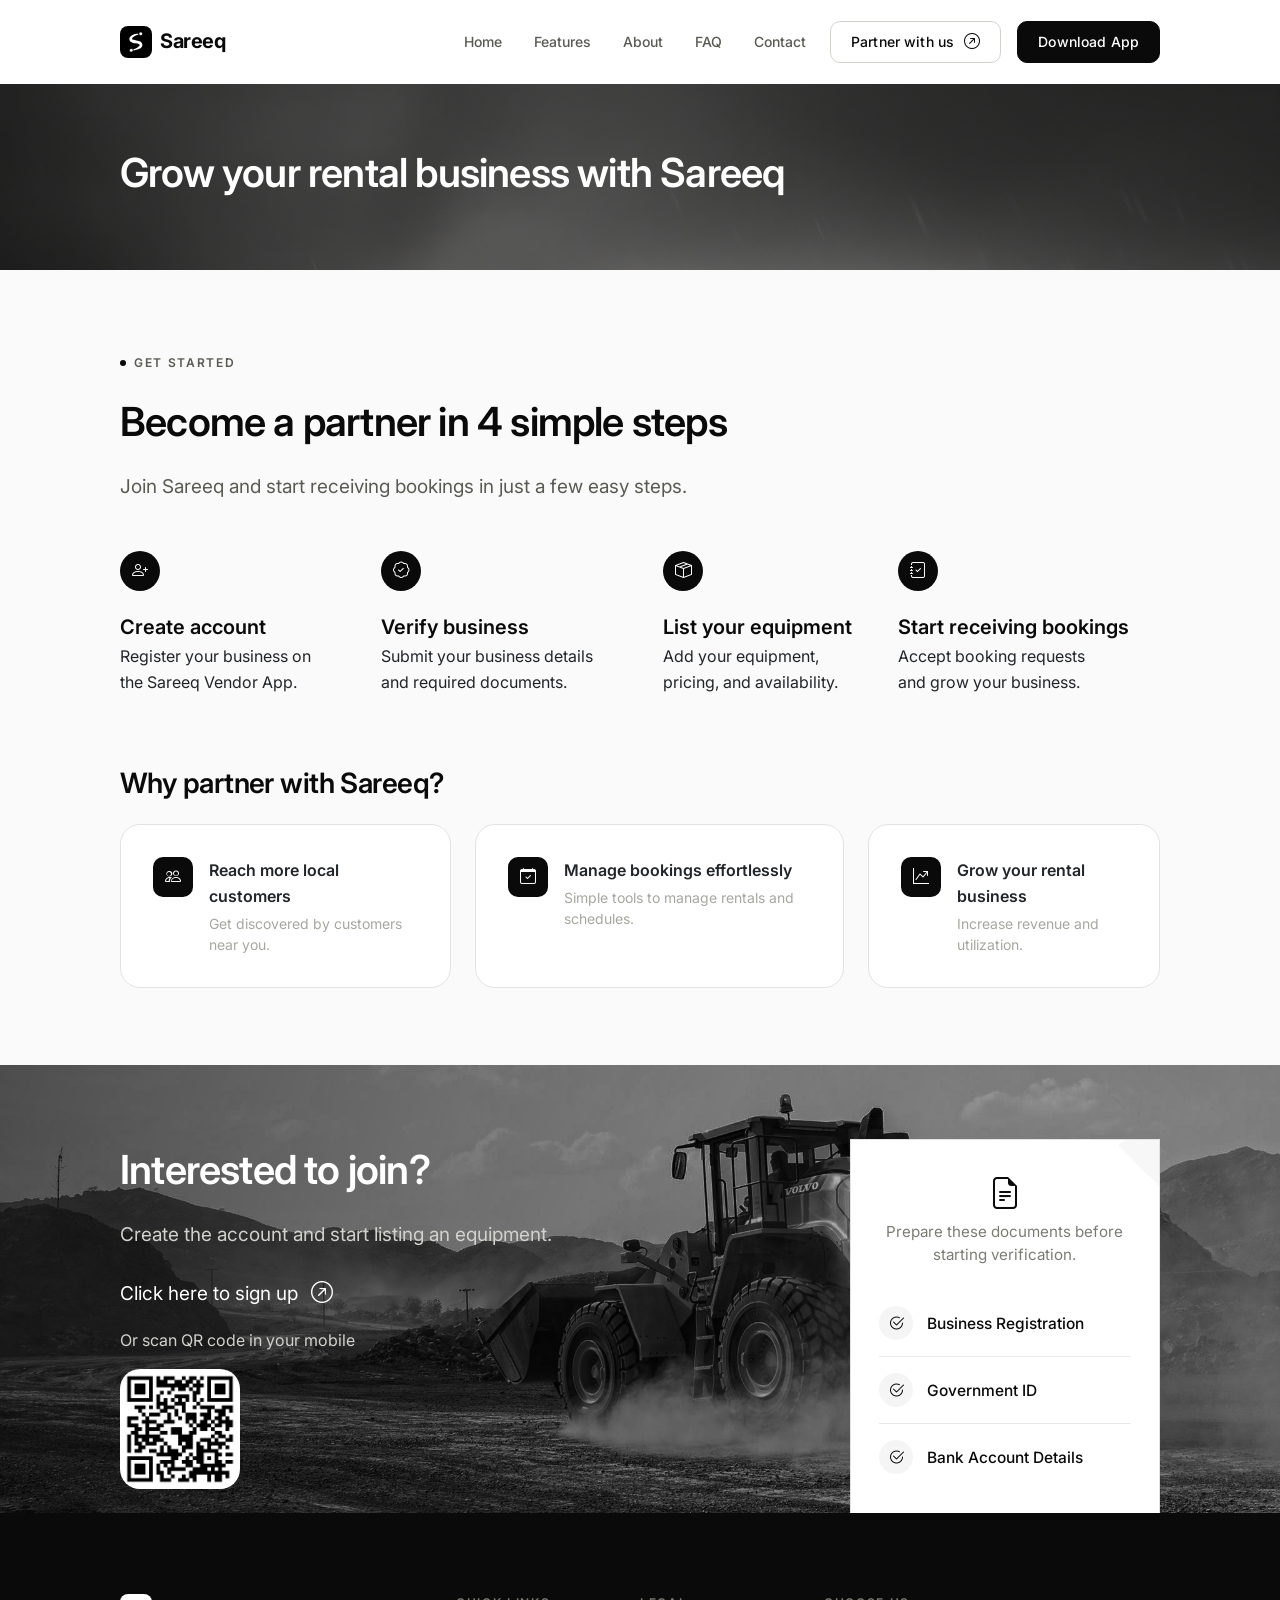
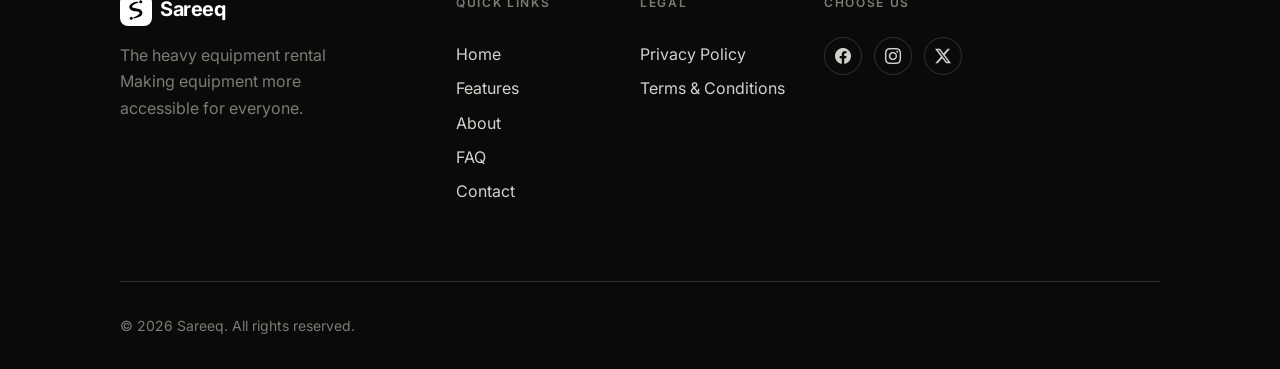
<file: pages/partner.html>
<!DOCTYPE html>
<html lang="en">

<head>
  <meta charset="UTF-8">
  <meta name="viewport" content="width=device-width, initial-scale=1.0">
  <title>Partners | Sareeq</title>
  <meta name="description"
    content="Read the Rentify Terms & Conditions governing use of the Customer App, Vendor App and website.">
  <meta property="og:title" content="Terms &amp; Conditions — Rentify">
  <meta property="og:type" content="website">
  <meta name="twitter:card" content="summary_large_image">
  <link rel="icon" type="image/png" href="../assets/images/favicon.png">

  <link rel="preconnect" href="https://fonts.googleapis.com">
  <link rel="preconnect" href="https://fonts.gstatic.com" crossorigin>
  <link href="https://fonts.googleapis.com/css2?family=Inter:wght@400;500;600;700&display=swap" rel="stylesheet">
  <link href="https://cdn.jsdelivr.net/npm/bootstrap@5.3.3/dist/css/bootstrap.min.css" rel="stylesheet">
  <link rel="stylesheet" href="https://cdn.jsdelivr.net/npm/bootstrap-icons@1.11.3/font/bootstrap-icons.css">
  <link rel="stylesheet" href="../assets/css/style.css">
  <link rel="stylesheet" href="../assets/css/responsive.css">
</head>

<body>
  <header class="navbar-rentify">
    <div class="navbar-inner">
      <a href="index.html" class="navbar-logo">
        <img src="../assets/images/logo_black.svg" alt="logo_black">
        Sareeq
      </a>
      <div class="d-flex align-items-center gap-4">
        <div class="navbar-menu" id="navbarMenu">
          <nav class="navbar-links" aria-label="Primary">
            <a href="../index.html" class="navbar-link">Home</a>
            <a href="features.html" class="navbar-link">Features</a>
            <a href="about.html" class="navbar-link">About</a>
            <a href="faq.html" class="navbar-link">FAQ</a>
            <a href="support.html" class="navbar-link">Contact</a>

            <!-- Mobile CTA -->
            <a href="partner.html" class="btn-rentify btn-secondary-rentify btn-rentify-sm w-100 d-lg-none">
              Partner with us <i class="bi bi-arrow-up-right-circle "></i>
            </a>

            <a href="#download" class="btn-rentify btn-primary-rentify btn-rentify-sm w-100 d-lg-none mt-3">
              Download App
            </a>
          </nav>
        </div>

        <!-- Desktop CTA -->
        <div class="navbar-cta">
          <a href="partner.html" class="btn-rentify btn-secondary-rentify btn-rentify-sm d-none d-lg-inline-flex">
            Partner with us <i class="bi bi-arrow-up-right-circle "></i>
          </a>

          <a href="#download" class="btn-rentify btn-primary-rentify btn-rentify-sm d-none d-lg-inline-flex">
            Download App
          </a>

          <button class="navbar-toggle" id="navbarToggle" aria-controls="navbarMenu">
            <i class="bi bi-list"></i>
          </button>
        </div>
      </div>
    </div>
  </header>
  <main>
    <section class="section pb-0 pt-0 partner-hero" id="download">
      <div class="container-full">
        <div class="cta-band pb-0 pt-2" data-animate>
          <div class="container-rentify pb-5 pt-5">
            <h2 class="text-h2 mt-0">Grow your rental business with Sareeq</h2>
            <p class="text-body-lg mt-3" style="max-width: 520px; color: var(--color-gray-300);">
            </p>
          </div>
        </div>
      </div>
    </section>
    <section class="section section-alt">
      <div class="container-rentify">
        <div class="row g-4">

          <!-- Column 1 — Steps -->
          <div class="col-12 mb-4" data-animate>
            <span class="text-eyebrow">Get Started</span>
            <h2 class="text-h2 mt-3">Become a partner in 4 simple steps</h2>
            <p class="text-body-lg mt-3 mb-5">Join Sareeq and start receiving bookings in just a few easy steps.</p>

            <div class="step-connected-list">
              <div class="step-connected-item">
                <div class="step-circle-col">
                  <div class="step-circle"><i class="bi bi-person-plus"></i> </div>
                  <div class="step-line"></div>
                </div>
                <div class="step-connected-content">
                  <h4 class="text-h4">Create account</h4>
                  <p class="text-body mt-1 mb-0">Register your business on the Sareeq Vendor App.</p>
                </div>
              </div>
              <div class="step-connected-item">
                <div class="step-circle-col">
                  <div class="step-circle"><i class="bi bi-patch-check"></i></div>
                  <div class="step-line"></div>
                </div>
                <div class="step-connected-content">
                  <h4 class="text-h4">Verify business</h4>
                  <p class="text-body mt-1 mb-0">Submit your business details and required documents.</p>
                </div>
              </div>
              <div class="step-connected-item">
                <div class="step-circle-col">
                  <div class="step-circle"><i class="bi bi-box-seam"></i> </div>
                  <div class="step-line"></div>
                </div>
                <div class="step-connected-content">
                  <h4 class="text-h4">List your equipment</h4>
                  <p class="text-body mt-1 mb-0">Add your equipment, pricing, and availability.</p>
                </div>
              </div>
              <div class="step-connected-item">
                <div class="step-circle-col">
                  <div class="step-circle"><i class="bi bi-journal-check"></i></div>
                </div>
                <div class="step-connected-content">
                  <h4 class="text-h4">Start receiving bookings</h4>
                  <p class="text-body mt-1 mb-0">Accept booking requests and grow your business.</p>
                </div>
              </div>
            </div>
          </div>

          <!-- Column 2 — Why Partner + Keep These Ready -->
          <div class="col-12 d-flex flex-column gap-4 mt-5" data-animate data-delay="120">
            <div class="">
              <h4 class="text-h3 mb-4">Why partner with Sareeq?</h4>
              <div class="d-flex flex-row justify-content-between gap-4 vendor-benifit">
                <div class="d-flex gap-3 card-rentify">
                  <div class="card-icon-tile mb-0" style="width: 40px; height: 40px; flex-shrink: 0;">
                    <i class="bi bi-people" style="font-size: 1rem;"></i>
                  </div>
                  <div>
                    <p class="text-body mb-1" style="font-weight: var(--font-weight-semibold);">Reach more local
                      customers</p>
                    <p class="text-caption mb-0" style="color: var(--color-text-tertiary);">Get discovered by
                      customers near you.</p>
                  </div>
                </div>
                <div class="d-flex gap-3 card-rentify">
                  <div class="card-icon-tile mb-0" style="width: 40px; height: 40px; flex-shrink: 0;">
                    <i class="bi bi-calendar-check" style="font-size: 1rem;"></i>
                  </div>
                  <div>
                    <p class="text-body mb-1" style="font-weight: var(--font-weight-semibold);">Manage bookings
                      effortlessly</p>
                    <p class="text-caption mb-0" style="color: var(--color-text-tertiary);">Simple tools to manage
                      rentals and schedules.</p>
                  </div>
                </div>
                <div class="d-flex gap-3 card-rentify">
                  <div class="card-icon-tile mb-0" style="width: 40px; height: 40px; flex-shrink: 0;">
                    <i class="bi bi-graph-up-arrow" style="font-size: 1rem;"></i>
                  </div>
                  <div>
                    <p class="text-body mb-1" style="font-weight: var(--font-weight-semibold);">Grow your rental
                      business</p>
                    <p class="text-caption mb-0" style="color: var(--color-text-tertiary);">Increase revenue and
                      utilization.</p>
                  </div>
                </div>
              </div>
            </div>
          </div>
        </div>
      </div>
    </section>
    <!-- ============================================================
         SECTION 11 — DOWNLOAD APPS
    ============================================================= -->
    <section class="section pb-0 pt-0 partner-download" id="download">
      <div class="container-full">
        <div class="cta-band pb-0 pt-5" data-animate>
          <div class="container-rentify">
            <div class="row align-items-center">
              <div class="col-lg-7">
                <h2 class="text-h2 mt-0">Interested to join?</h2>
                <p class="text-body-lg mt-3 mb-4" style="max-width: 520px; color: var(--color-gray-300);">
                  Create the account and start listing an equipment.
                </p>
                <a href="#" class=" text-body-lg web-btn" aria-label="Download Customer App on Google Play">
                  Click here to sign up <i class="bi bi-arrow-up-right-circle "></i>
                </a>
                <p class="text-body mt-3" style="color: var(--color-gray-300)!important;">Or scan QR code in
                  your mobile</p>
                <div class="qr-box partner-qr">
                  <img src=" ../assets/images/qr_download.png" alt="QR code to download the Sareeq Vendor App">
                </div>

              </div>
              <div class="col-lg-5 d-flex justify-content-center justify-content-md-end">
                <!-- <div class="qr width-fit-content">
                  <div class="qr-box">
                    <img src="assets/images/qr_download.png" alt="">
                  </div>
                  <p class="text-body-lg text-white text-center mt-2">Scan here</p>
                </div> -->
                <div class="phone-preview">
                  <div class="document-preview" style="margin-top: 2rem;">
                    <div class="document-paper">

                      <div class="document-header">
                        <i class="bi bi-file-earmark-text"></i>
                        <!-- <h5 class="text-h4">Keep These Ready</h5> -->
                        <p>Prepare these documents before starting verification.</p>
                      </div>

                      <div class="document-list">

                        <div class="document-item">
                          <div class="document-check">
                            <i class="bi bi-check2-circle"></i>
                          </div>
                          <div class="document-content">
                            <span>Business Registration</span>
                          </div>
                        </div>

                        <div class="document-item">
                          <div class="document-check">
                            <i class="bi bi-check2-circle"></i>
                          </div>
                          <div class="document-content">
                            <span>Government ID</span>
                          </div>
                        </div>

                        <div class="document-item">
                          <div class="document-check">
                            <i class="bi bi-check2-circle"></i>
                          </div>
                          <div class="document-content">
                            <span>Bank Account Details</span>
                          </div>
                        </div>

                      </div>

                      <div class="document-footer">
                        <i class="bi bi-clock-history"></i>
                        <div>
                          <strong>Verification Time</strong>
                          <span>Usually completed within 24–48 hours</span>
                        </div>
                      </div>

                    </div>
                  </div>
                </div>
              </div>
            </div>
          </div>

          <!-- <div class="cta-band-grid">
            <div class="cta-download-col text-center">
              <i class="bi bi-person fs-2 mb-2"></i>
              <h4 class="text-h4">Customer App</h4>
              <p class="text-body mb-4" style="color: var(--color-gray-400)!important;">Find and book equipment near
                you.</p>
              <div class="d-flex flex-wrap justify-content-center gap-3">
                <a href="#" class="store-btn" aria-label="Download Customer App on Google Play">
                  <i class="bi bi-google-play"></i>
                  <span><span class="store-btn-text-sm">GET IT ON</span><span class="store-btn-text-lg">Google
                      Play</span></span>
                </a>
                <a href="#" class="store-btn" aria-label="Download Customer App on the App Store">
                  <i class="bi bi-apple"></i>
                  <span><span class="store-btn-text-sm">Download on the</span><span class="store-btn-text-lg">App
                      Store</span></span>
                </a>
              </div>
            </div>
            <div class="cta-download-col text-center">
              <i class="bi bi-shop fs-2 mb-2"></i>
              <h4 class="text-h4">Vendor App</h4>
              <p class="text-body mb-4" style="color: var(--color-gray-400)!important;">List equipment and manage
                bookings.</p>
              <div class="d-flex flex-wrap justify-content-center gap-3">
                <a href="#" class="store-btn" aria-label="Download Vendor App on Google Play">
                  <i class="bi bi-google-play"></i>
                  <span><span class="store-btn-text-sm">GET IT ON</span><span class="store-btn-text-lg">Google
                      Play</span></span>
                </a>
                <a href="#" class="store-btn" aria-label="Download Vendor App on the App Store">
                  <i class="bi bi-apple"></i>
                  <span><span class="store-btn-text-sm">Download on the</span><span class="store-btn-text-lg">App
                      Store</span></span>
                </a>
                <a href="#" class="store-btn" aria-label="Download Vendor App on the App Store">
                  <i class="bi bi-globe"></i>
                  <span><span class="store-btn-text-sm">Sign Up on the</span><span class="store-btn-text-lg">Web
                      App</span></span>
                </a>
              </div>
            </div>
          </div> -->
        </div>
      </div>
    </section>
  </main>
  <footer class="footer-rentify">
    <div class="container-rentify">
      <div class="footer-grid">
        <div>
          <a href="index.html" class="navbar-logo" style="color: #fff;">
            <img src="../assets/images/logo_white.svg" alt="logo_white">
            Sareeq
          </a>
          <p class="mt-3" style="color: var(--color-gray-500); max-width: 260px;">The heavy equipment rental
            Making equipment more accessible for everyone.</p>
        </div>
        <div>
          <p class="footer-col-title">Quick Links</p>
          <a href="../index.html" class="footer-link">Home</a>
          <a href="features.html" class="footer-link">Features</a>
          <a href="about.html" class="footer-link">About</a>
          <a href="faq.html" class="footer-link">FAQ</a>
          <a href="support.html" class="footer-link">Contact</a>
        </div>
        <div>
          <p class="footer-col-title">Legal</p>
          <a href="privacy.html" class="footer-link">Privacy Policy</a>
          <a href="terms.html" class="footer-link">Terms &amp; Conditions</a>
        </div>
        <div>
          <p class="footer-col-title">Choose Us</p>
          <div class="footer-social mt-4">
            <a href="#" aria-label="Rentify on LinkedIn"><i class="bi bi-facebook"></i></a>
            <a href="#" aria-label="Rentify on Instagram"><i class="bi bi-instagram"></i></a>
            <a href="#" aria-label="Rentify on X"><i class="bi bi-twitter-x"></i></a>
            <!-- <a href="#" aria-label="Rentify on LinkedIn"><i class="bi bi-linkedin"></i></a> -->
          </div>
          <!-- <a href="#download" class="footer-link">Customer App</a>
          <a href="#download" class="footer-link">Vendor App</a> -->
        </div>
      </div>

      <div class="footer-bottom">
        <p class="mb-0">&copy; <span data-current-year></span> Sareeq. All rights reserved.</p>
      </div>
    </div>
  </footer>
  <script src="https://cdn.jsdelivr.net/npm/bootstrap@5.3.3/dist/js/bootstrap.bundle.min.js"></script>
  <script src="../assets/js/main.js"></script>
</body>

</html>
</file>
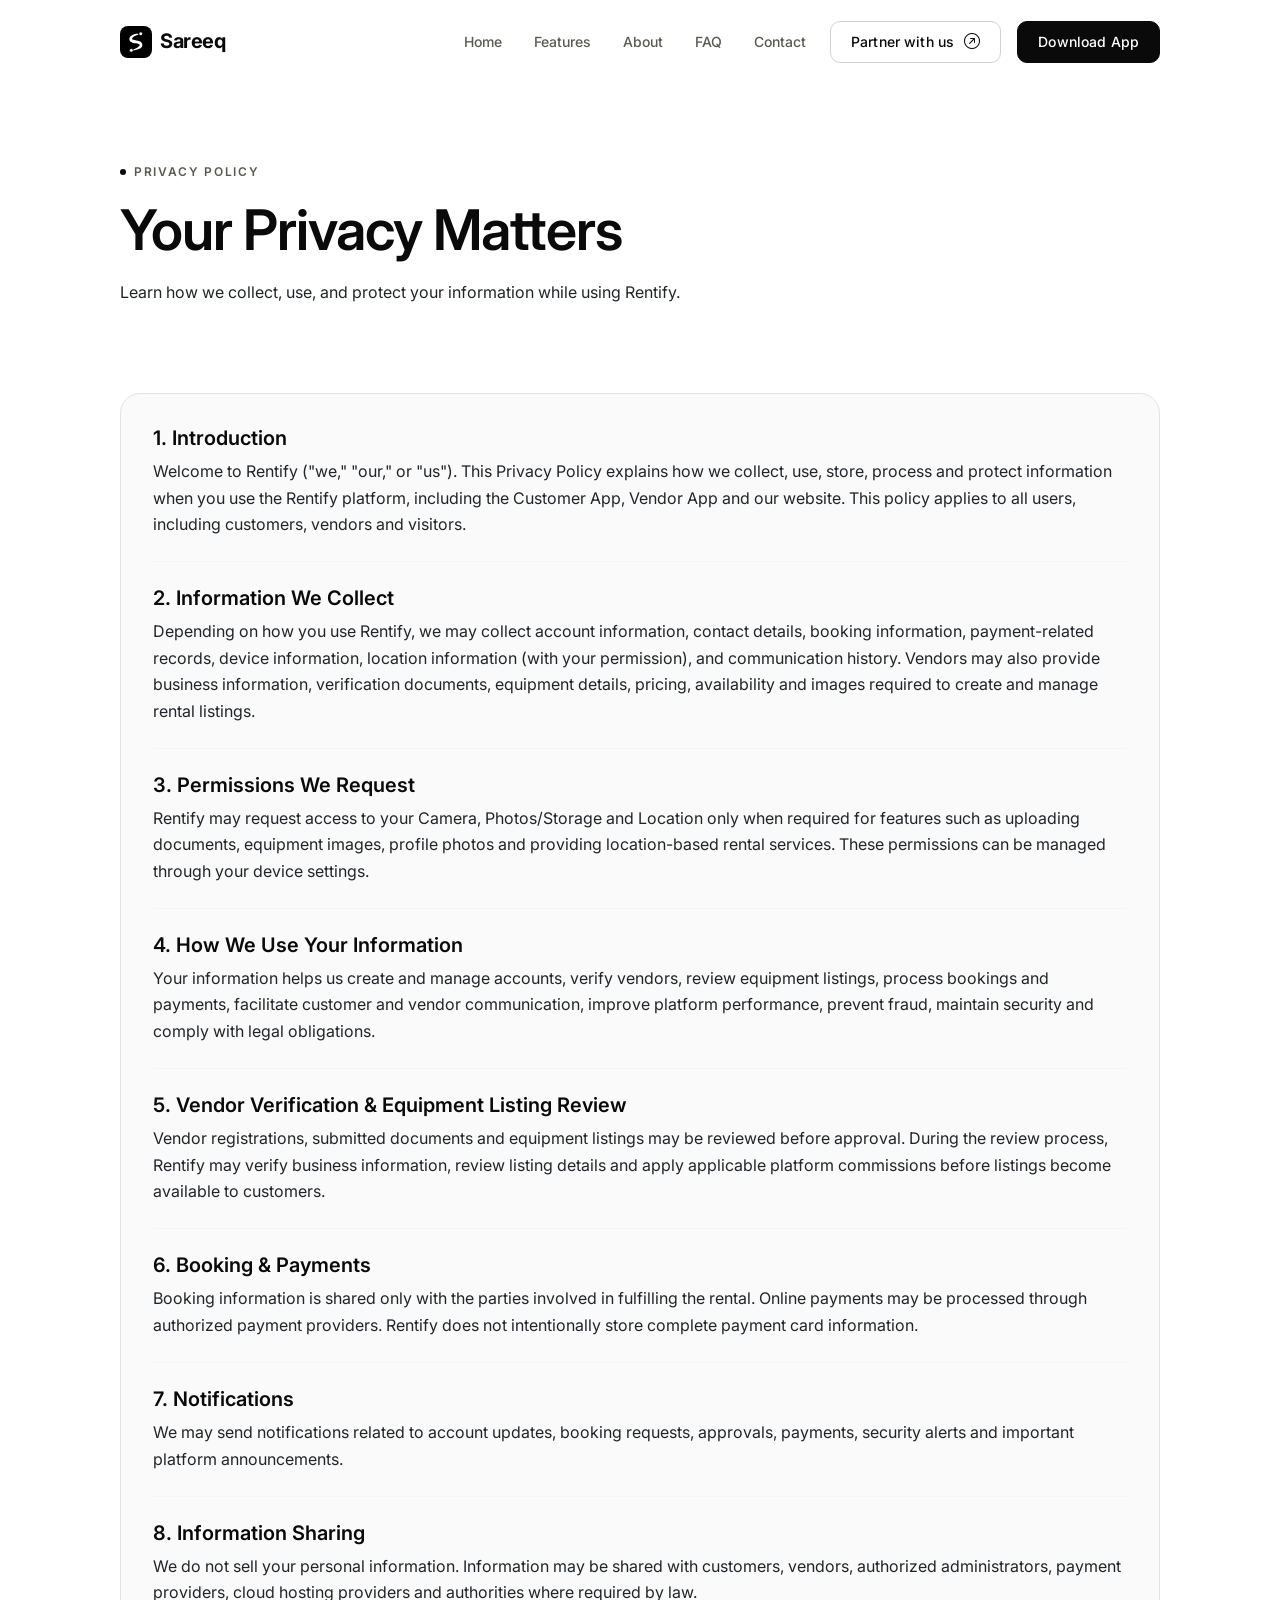
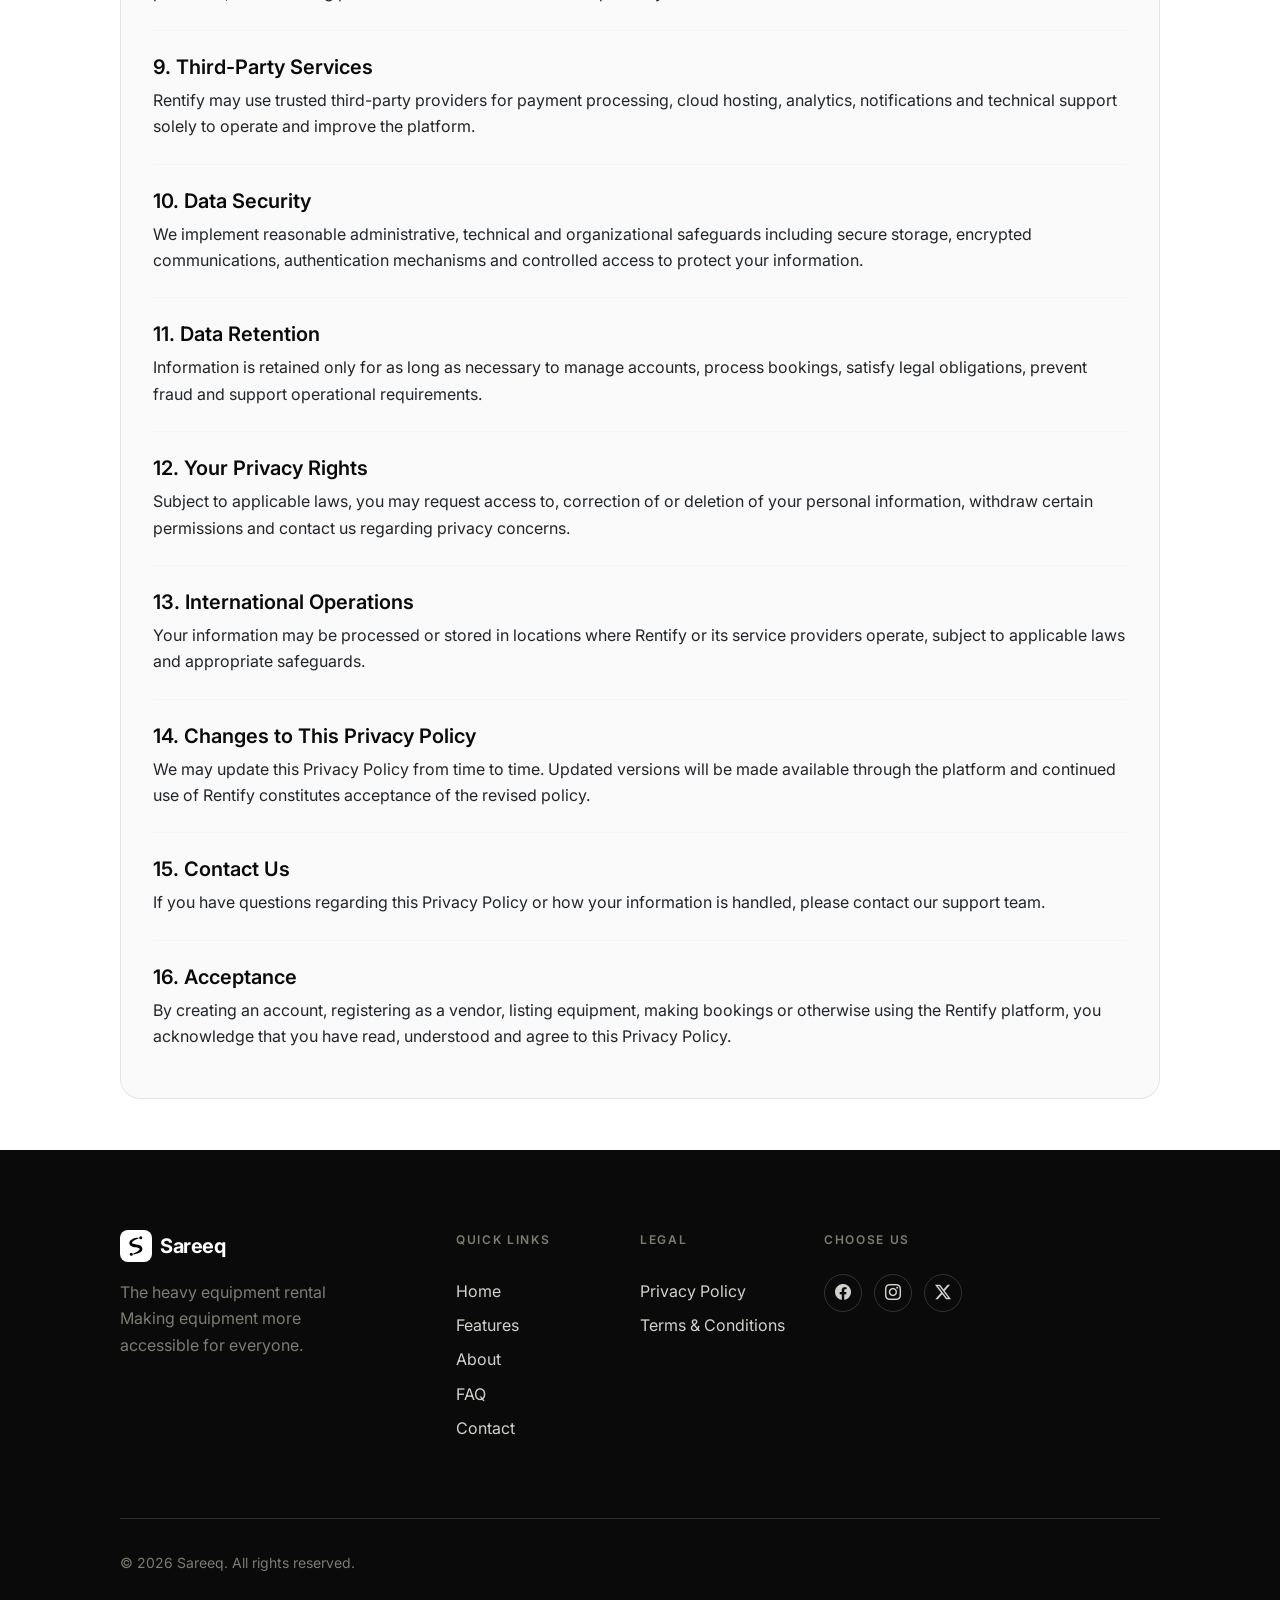
<file: pages/privacy.html>
<!DOCTYPE html>
<html lang="en">

<head>
  <meta charset="UTF-8">
  <meta name="viewport" content="width=device-width, initial-scale=1.0">
  <title>Privacy Policy | Sareeq</title>
  <meta name="description"
    content="Read the Rentify Privacy Policy to understand how we collect, use and protect your information.">
  <meta property="og:title" content="Privacy Policy — Rentify">
  <meta property="og:type" content="website">
  <meta name="twitter:card" content="summary_large_image">
  <link rel="icon" type="image/png" href="../assets/images/favicon.png">

  <link rel="preconnect" href="https://fonts.googleapis.com">
  <link rel="preconnect" href="https://fonts.gstatic.com" crossorigin>
  <link href="https://fonts.googleapis.com/css2?family=Inter:wght@400;500;600;700&display=swap" rel="stylesheet">
  <link href="https://cdn.jsdelivr.net/npm/bootstrap@5.3.3/dist/css/bootstrap.min.css" rel="stylesheet">
  <link rel="stylesheet" href="https://cdn.jsdelivr.net/npm/bootstrap-icons@1.11.3/font/bootstrap-icons.css">
  <link rel="stylesheet" href="../assets/css/style.css">
  <link rel="stylesheet" href="../assets/css/responsive.css">
</head>

<body>

  <header class="navbar-rentify">
    <div class="navbar-inner">
      <a href="index.html" class="navbar-logo">
        <img src="../assets/images/logo_black.svg" alt="logo_black">
        Sareeq
      </a>
      <div class="d-flex align-items-center gap-4">
        <div class="navbar-menu" id="navbarMenu">
          <nav class="navbar-links" aria-label="Primary">
            <a href="../index.html" class="navbar-link">Home</a>
            <a href="features.html" class="navbar-link">Features</a>
            <a href="about.html" class="navbar-link">About</a>
            <a href="faq.html" class="navbar-link">FAQ</a>
            <a href="support.html" class="navbar-link">Contact</a>

            <!-- Mobile CTA -->
            <a href="partner.html" class="btn-rentify btn-secondary-rentify btn-rentify-sm w-100 d-lg-none">
              Partner with us <i class="bi bi-arrow-up-right-circle "></i>
            </a>

            <a href="#download" class="btn-rentify btn-primary-rentify btn-rentify-sm w-100 d-lg-none mt-3">
              Download App
            </a>
          </nav>
        </div>

        <!-- Desktop CTA -->
        <div class="navbar-cta">
          <a href="partner.html" class="btn-rentify btn-secondary-rentify btn-rentify-sm d-none d-lg-inline-flex">
            Partner with us <i class="bi bi-arrow-up-right-circle "></i>
          </a>

          <a href="#download" class="btn-rentify btn-primary-rentify btn-rentify-sm d-none d-lg-inline-flex">
            Download App
          </a>

          <button class="navbar-toggle" id="navbarToggle" aria-controls="navbarMenu">
            <i class="bi bi-list"></i>
          </button>
        </div>
      </div>
    </div>
  </header>

  <main>
    <section class="page-hero">
      <div class="container-rentify">
        <span class="text-eyebrow">Privacy Policy</span>
        <h1 class="text-h1 mt-3">Your Privacy Matters</h1>
        <!-- <p class="text-body mt-3">Last updated: <span data-current-year></span>. This page explains how Rentify
          collects, uses and protects your information across the Customer App, Vendor App and website.</p> -->
        <p class="text-body mt-3">Learn how we collect, use, and protect your information while using Rentify.</p>
      </div>
    </section>

    <section class="section-sm pt-0">
      <div class="container-rentify">
        <div class="card-rentify-flat" style="line-height: var(--line-height-body);">

          <h3 class="text-h4">1. Introduction</h3>
          <p class="text-body mt-2">
            Welcome to Rentify ("we," "our," or "us"). This Privacy Policy explains how we collect, use, store,
            process and protect information when you use the Rentify platform, including the Customer App,
            Vendor App and our website. This policy applies to all users, including customers, vendors
            and visitors.
          </p>

          <hr class="divider-rentify my-4">

          <h3 class="text-h4">2. Information We Collect</h3>
          <p class="text-body mt-2">
            Depending on how you use Rentify, we may collect account information, contact details,
            booking information, payment-related records, device information, location information
            (with your permission), and communication history. Vendors may also provide business
            information, verification documents, equipment details, pricing, availability and images
            required to create and manage rental listings.
          </p>

          <hr class="divider-rentify my-4">

          <h3 class="text-h4">3. Permissions We Request</h3>
          <p class="text-body mt-2">
            Rentify may request access to your Camera, Photos/Storage and Location only when required
            for features such as uploading documents, equipment images, profile photos and providing
            location-based rental services. These permissions can be managed through your device settings.
          </p>

          <hr class="divider-rentify my-4">

          <h3 class="text-h4">4. How We Use Your Information</h3>
          <p class="text-body mt-2">
            Your information helps us create and manage accounts, verify vendors, review equipment
            listings, process bookings and payments, facilitate customer and vendor communication,
            improve platform performance, prevent fraud, maintain security and comply with legal
            obligations.
          </p>

          <hr class="divider-rentify my-4">

          <h3 class="text-h4">5. Vendor Verification &amp; Equipment Listing Review</h3>
          <p class="text-body mt-2">
            Vendor registrations, submitted documents and equipment listings may be reviewed before
            approval. During the review process, Rentify may verify business information, review listing
            details and apply applicable platform commissions before listings become available to customers.
          </p>

          <hr class="divider-rentify my-4">

          <h3 class="text-h4">6. Booking &amp; Payments</h3>
          <p class="text-body mt-2">
            Booking information is shared only with the parties involved in fulfilling the rental.
            Online payments may be processed through authorized payment providers. Rentify does not
            intentionally store complete payment card information.
          </p>

          <hr class="divider-rentify my-4">

          <h3 class="text-h4">7. Notifications</h3>
          <p class="text-body mt-2">
            We may send notifications related to account updates, booking requests, approvals,
            payments, security alerts and important platform announcements.
          </p>

          <hr class="divider-rentify my-4">

          <h3 class="text-h4">8. Information Sharing</h3>
          <p class="text-body mt-2">
            We do not sell your personal information. Information may be shared with customers,
            vendors, authorized administrators, payment providers, cloud hosting providers and
            authorities where required by law.
          </p>

          <hr class="divider-rentify my-4">

          <h3 class="text-h4">9. Third-Party Services</h3>
          <p class="text-body mt-2">
            Rentify may use trusted third-party providers for payment processing, cloud hosting,
            analytics, notifications and technical support solely to operate and improve the platform.
          </p>

          <hr class="divider-rentify my-4">

          <h3 class="text-h4">10. Data Security</h3>
          <p class="text-body mt-2">
            We implement reasonable administrative, technical and organizational safeguards including
            secure storage, encrypted communications, authentication mechanisms and controlled access
            to protect your information.
          </p>

          <hr class="divider-rentify my-4">

          <h3 class="text-h4">11. Data Retention</h3>
          <p class="text-body mt-2">
            Information is retained only for as long as necessary to manage accounts, process bookings,
            satisfy legal obligations, prevent fraud and support operational requirements.
          </p>

          <hr class="divider-rentify my-4">

          <h3 class="text-h4">12. Your Privacy Rights</h3>
          <p class="text-body mt-2">
            Subject to applicable laws, you may request access to, correction of or deletion of your
            personal information, withdraw certain permissions and contact us regarding privacy concerns.
          </p>

          <hr class="divider-rentify my-4">

          <h3 class="text-h4">13. International Operations</h3>
          <p class="text-body mt-2">
            Your information may be processed or stored in locations where Rentify or its service
            providers operate, subject to applicable laws and appropriate safeguards.
          </p>

          <hr class="divider-rentify my-4">

          <h3 class="text-h4">14. Changes to This Privacy Policy</h3>
          <p class="text-body mt-2">
            We may update this Privacy Policy from time to time. Updated versions will be made available
            through the platform and continued use of Rentify constitutes acceptance of the revised policy.
          </p>

          <hr class="divider-rentify my-4">

          <h3 class="text-h4">15. Contact Us</h3>
          <p class="text-body mt-2">
            If you have questions regarding this Privacy Policy or how your information is handled,
            please contact our support team.
          </p>

          <hr class="divider-rentify my-4">

          <h3 class="text-h4">16. Acceptance</h3>
          <p class="text-body mt-2">
            By creating an account, registering as a vendor, listing equipment, making bookings or
            otherwise using the Rentify platform, you acknowledge that you have read, understood and
            agree to this Privacy Policy.
          </p>

        </div>
      </div>
    </section>
  </main>

  <footer class="footer-rentify">
    <div class="container-rentify">
      <div class="footer-grid">
        <div>
          <a href="index.html" class="navbar-logo" style="color: #fff;">
            <img src="../assets/images/logo_white.svg" alt="logo_white">
            Sareeq
          </a>
          <p class="mt-3" style="color: var(--color-gray-500); max-width: 260px;">The heavy equipment rental
            Making equipment more accessible for everyone.</p>
        </div>
        <div>
          <p class="footer-col-title">Quick Links</p>
          <a href="../index.html" class="footer-link">Home</a>
          <a href="features.html" class="footer-link">Features</a>
          <a href="about.html" class="footer-link">About</a>
          <a href="faq.html" class="footer-link">FAQ</a>
          <a href="support.html" class="footer-link">Contact</a>
        </div>
        <div>
          <p class="footer-col-title">Legal</p>
          <a href="privacy.html" class="footer-link">Privacy Policy</a>
          <a href="terms.html" class="footer-link">Terms &amp; Conditions</a>
        </div>
        <div>
          <p class="footer-col-title">Choose Us</p>
          <div class="footer-social mt-4">
            <a href="#" aria-label="Rentify on LinkedIn"><i class="bi bi-facebook"></i></a>
            <a href="#" aria-label="Rentify on Instagram"><i class="bi bi-instagram"></i></a>
            <a href="#" aria-label="Rentify on X"><i class="bi bi-twitter-x"></i></a>
            <!-- <a href="#" aria-label="Rentify on LinkedIn"><i class="bi bi-linkedin"></i></a> -->
          </div>
          <!-- <a href="#download" class="footer-link">Customer App</a>
          <a href="#download" class="footer-link">Vendor App</a> -->
        </div>
      </div>

      <div class="footer-bottom">
        <p class="mb-0">&copy; <span data-current-year></span> Sareeq. All rights reserved.</p>
      </div>
    </div>
  </footer>
  <button class="back-to-top" aria-label="Back to top"><i class="bi bi-arrow-up"></i></button>

  <script src="https://cdn.jsdelivr.net/npm/bootstrap@5.3.3/dist/js/bootstrap.bundle.min.js"></script>
  <script src="../assets/js/main.js"></script>
</body>

</html>
</file>
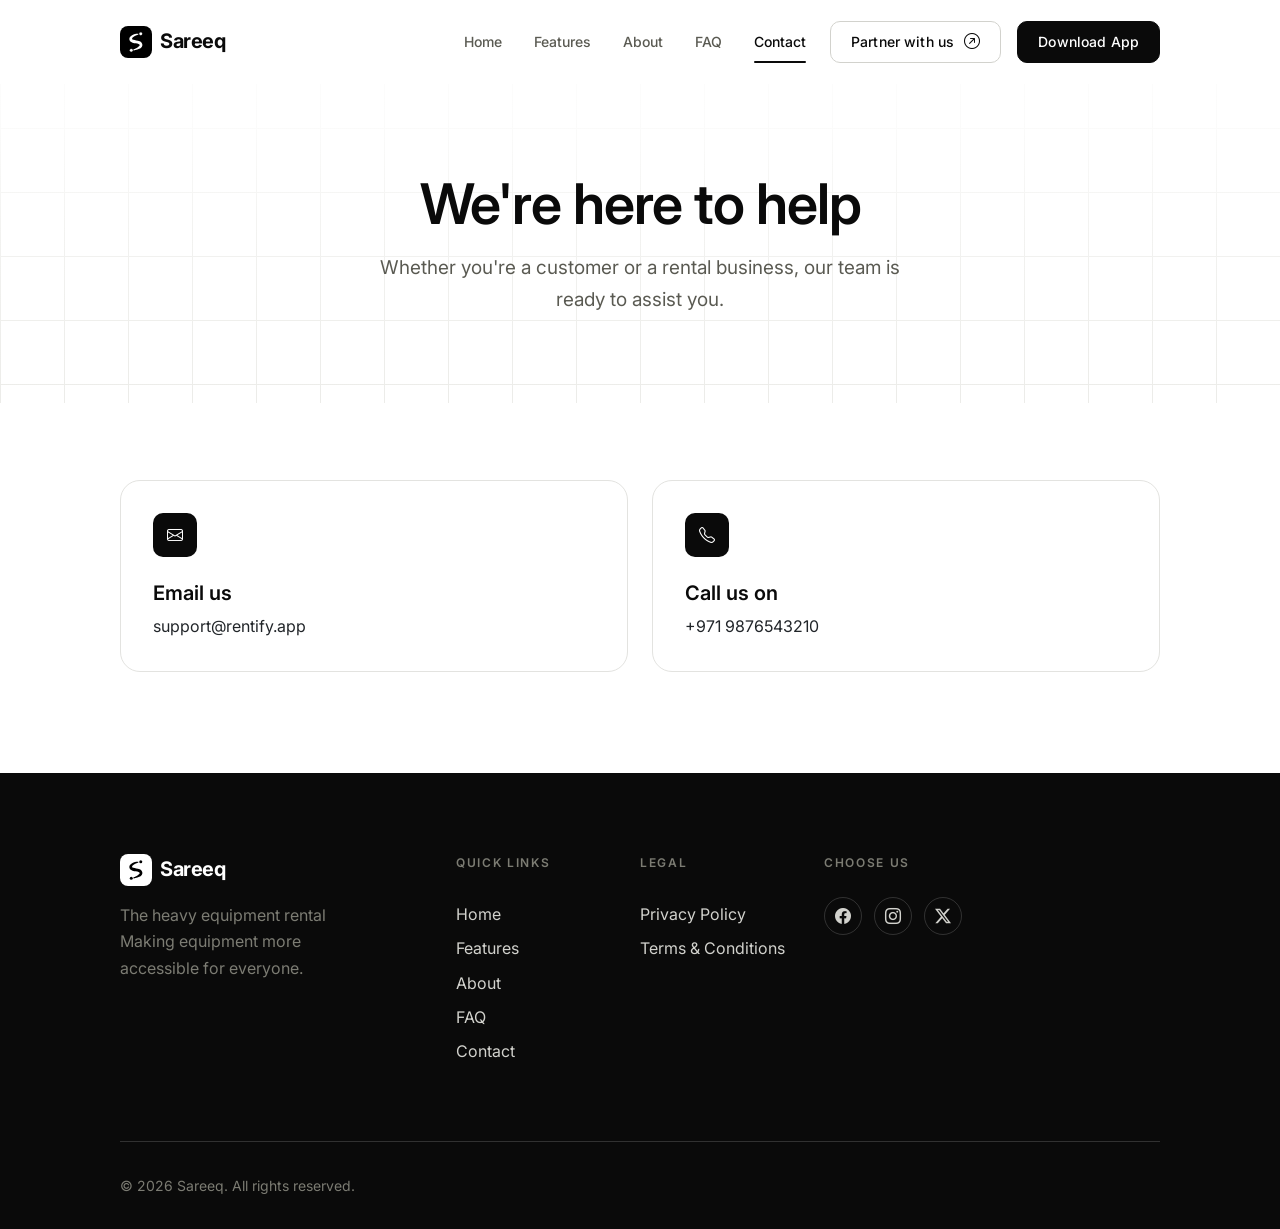
<file: pages/support.html>
<!DOCTYPE html>
<html lang="en">

<head>
  <meta charset="UTF-8">
  <meta name="viewport" content="width=device-width, initial-scale=1.0">
  <title>Contact | Sareeq</title>
  <meta name="description"
    content="Get help with your Rentify account, bookings or listings. Contact our support team or browse the FAQ.">
  <meta property="og:title" content="Support — Rentify">
  <meta property="og:description" content="Get help with your Rentify account, bookings or listings.">
  <meta property="og:type" content="website">
  <meta name="twitter:card" content="summary_large_image">
  <link rel="icon" type="image/png" href="../assets/images/favicon.png">

  <link rel="preconnect" href="https://fonts.googleapis.com">
  <link rel="preconnect" href="https://fonts.gstatic.com" crossorigin>
  <link href="https://fonts.googleapis.com/css2?family=Inter:wght@400;500;600;700&display=swap" rel="stylesheet">
  <link href="https://cdn.jsdelivr.net/npm/bootstrap@5.3.3/dist/css/bootstrap.min.css" rel="stylesheet">
  <link rel="stylesheet" href="https://cdn.jsdelivr.net/npm/bootstrap-icons@1.11.3/font/bootstrap-icons.css">
  <link rel="stylesheet" href="../assets/css/style.css">
  <link rel="stylesheet" href="../assets/css/responsive.css">
</head>

<body>

  <header class="navbar-rentify">
    <div class="navbar-inner">
      <a href="index.html" class="navbar-logo">
        <img src="../assets/images/logo_black.svg" alt="logo_black">
        Sareeq
      </a>
      <div class="d-flex align-items-center gap-4">
        <div class="navbar-menu" id="navbarMenu">
          <nav class="navbar-links" aria-label="Primary">
            <a href="../index.html" class="navbar-link">Home</a>
            <a href="features.html" class="navbar-link">Features</a>
            <a href="about.html" class="navbar-link">About</a>
            <a href="faq.html" class="navbar-link">FAQ</a>
            <a href="support.html" class="navbar-link is-active">Contact</a>

            <!-- Mobile CTA -->
            <a href="partner.html" class="btn-rentify btn-secondary-rentify btn-rentify-sm w-100 d-lg-none">
              Partner with us <i class="bi bi-arrow-up-right-circle "></i>
            </a>

            <a href="#download" class="btn-rentify btn-primary-rentify btn-rentify-sm w-100 d-lg-none mt-3">
              Download App
            </a>
          </nav>
        </div>

        <!-- Desktop CTA -->
        <div class="navbar-cta">
          <a href="partner.html" class="btn-rentify btn-secondary-rentify btn-rentify-sm d-none d-lg-inline-flex">
            Partner with us <i class="bi bi-arrow-up-right-circle "></i>
          </a>

          <a href="#download" class="btn-rentify btn-primary-rentify btn-rentify-sm d-none d-lg-inline-flex">
            Download App
          </a>

          <button class="navbar-toggle" id="navbarToggle" aria-controls="navbarMenu">
            <i class="bi bi-list"></i>
          </button>
        </div>
      </div>
    </div>
  </header>

  <main>
    <section class="page-hero hero-bg-grid">
      <div class="container-rentify text-center">
        <!-- <span class="text-eyebrow">Contact Us</span> -->
        <h1 class="text-h1 mt-3 mx-auto" style="max-width: 700px;">We're here to help</h1>
        <p class="text-body-lg mt-3 mx-auto" style="max-width: 560px;">Whether you're a customer or a rental business,
          our team is ready to assist you.</p>
      </div>
    </section>

    <section class="section">
      <div class="container-rentify">
        <div class="row g-5">
          <div class="col-12" data-animate>
            <div class="row">
              <div class="col-lg-6">
                <div class="card-rentify mb-4">
                  <div class="card-icon-tile"><i class="bi bi-envelope"></i></div>
                  <h4 class="text-h4">Email us</h4>
                  <p class="text-body mt-2 mb-0">support@rentify.app</p>
                </div>
              </div>
              <div class="col-lg-6">
                <div class="card-rentify mb-4">
                  <div class="card-icon-tile"><i class="bi bi-telephone"></i></div>
                  <h4 class="text-h4">Call us on</h4>
                  <p class="text-body mt-2 mb-0">+971 9876543210</p>
                </div>
                <!-- <div class="card-rentify mb-4">
                  <div class="card-icon-tile"><i class="bi bi-clock"></i></div>
                  <h4 class="text-h4">Working Hours</h4>
                  <p class="text-body mt-2 mb-0">Monday – Friday<br>9:00 AM – 6:00 PM</p>
                </div> -->
              </div>
            </div>
            <!-- <div class="card-rentify">
              <div class="card-icon-tile"><i class="bi bi-question-circle"></i></div>
              <h4 class="text-h4">Browse the FAQ</h4>
              <p class="text-body mt-2 mb-3">Find quick answers to common questions.</p>
              <a href="faq.html" class="btn-rentify btn-secondary-rentify btn-rentify-sm">Visit FAQ</a>
            </div> -->
          </div>

          <!-- <div class="col-lg-8" data-animate data-delay="120">
            <div class="card-rentify-flat">
              <h3 class="text-h3 mb-4">Send us a message</h3>

              <form id="support-form" novalidate>
                <div class="row g-3">
                  <div class="col-md-6">
                    <label for="fullName" class="form-label-rentify">Full Name</label>
                    <input type="text" class="form-control-rentify" id="fullName" name="fullName" required>
                  </div>
                  <div class="col-md-6">
                    <label for="email" class="form-label-rentify">Email Address</label>
                    <input type="email" class="form-control-rentify" id="email" name="email" required>
                  </div>
                  <div class="col-md-6">
                    <label for="accountType" class="form-label-rentify">I am a</label>
                    <select class="form-control-rentify" id="accountType" name="accountType">
                      <option>Customer</option>
                      <option>Vendor</option>
                      <option>Prospective Vendor</option>
                      <option>Other</option>
                    </select>
                  </div>
                  <div class="col-md-6">
                    <label for="subject" class="form-label-rentify">Subject</label>
                    <input type="text" class="form-control-rentify" id="subject" name="subject" required>
                  </div>
                  <div class="col-12">
                    <label for="message" class="form-label-rentify">Message</label>
                    <textarea class="form-control-rentify" id="message" name="message" rows="5" required></textarea>
                  </div>
                  <div class="col-12">
                    <button type="submit" class="btn-rentify btn-primary-rentify btn-block-rentify">
                      Send Message <i class="bi bi-send"></i>
                    </button>
                  </div>
                </div>
              </form>

              <div id="support-form-success" class="d-none text-center py-4">
                <i class="bi bi-check-circle fs-1"></i>
                <h4 class="text-h4 mt-3">Message sent</h4>
                <p class="text-body mt-2 mb-0">Thanks for reaching out — our support team will get back to you shortly.
                </p>
              </div>
            </div>
          </div> -->
        </div>
      </div>
    </section>
  </main>

  <footer class="footer-rentify">
    <div class="container-rentify">
      <div class="footer-grid">
        <div>
          <a href="index.html" class="navbar-logo" style="color: #fff;">
            <img src="../assets/images/logo_white.svg" alt="logo_white">
            Sareeq
          </a>
          <p class="mt-3" style="color: var(--color-gray-500); max-width: 260px;">The heavy equipment rental
            Making equipment more accessible for everyone.</p>
        </div>
        <div>
          <p class="footer-col-title">Quick Links</p>
          <a href="../index.html" class="footer-link">Home</a>
          <a href="features.html" class="footer-link">Features</a>
          <a href="about.html" class="footer-link">About</a>
          <a href="faq.html" class="footer-link">FAQ</a>
          <a href="support.html" class="footer-link">Contact</a>
        </div>
        <div>
          <p class="footer-col-title">Legal</p>
          <a href="privacy.html" class="footer-link">Privacy Policy</a>
          <a href="terms.html" class="footer-link">Terms &amp; Conditions</a>
        </div>
        <div>
          <p class="footer-col-title">Choose Us</p>
          <div class="footer-social mt-4">
            <a href="#" aria-label="Rentify on LinkedIn"><i class="bi bi-facebook"></i></a>
            <a href="#" aria-label="Rentify on Instagram"><i class="bi bi-instagram"></i></a>
            <a href="#" aria-label="Rentify on X"><i class="bi bi-twitter-x"></i></a>
            <!-- <a href="#" aria-label="Rentify on LinkedIn"><i class="bi bi-linkedin"></i></a> -->
          </div>
          <!-- <a href="#download" class="footer-link">Customer App</a>
          <a href="#download" class="footer-link">Vendor App</a> -->
        </div>
      </div>

      <div class="footer-bottom">
        <p class="mb-0">&copy; <span data-current-year></span> Sareeq. All rights reserved.</p>
      </div>
    </div>
  </footer>

  <button class="back-to-top" aria-label="Back to top"><i class="bi bi-arrow-up"></i></button>

  <script src="https://cdn.jsdelivr.net/npm/bootstrap@5.3.3/dist/js/bootstrap.bundle.min.js"></script>
  <script src="../assets/js/main.js"></script>
</body>

</html>
</file>
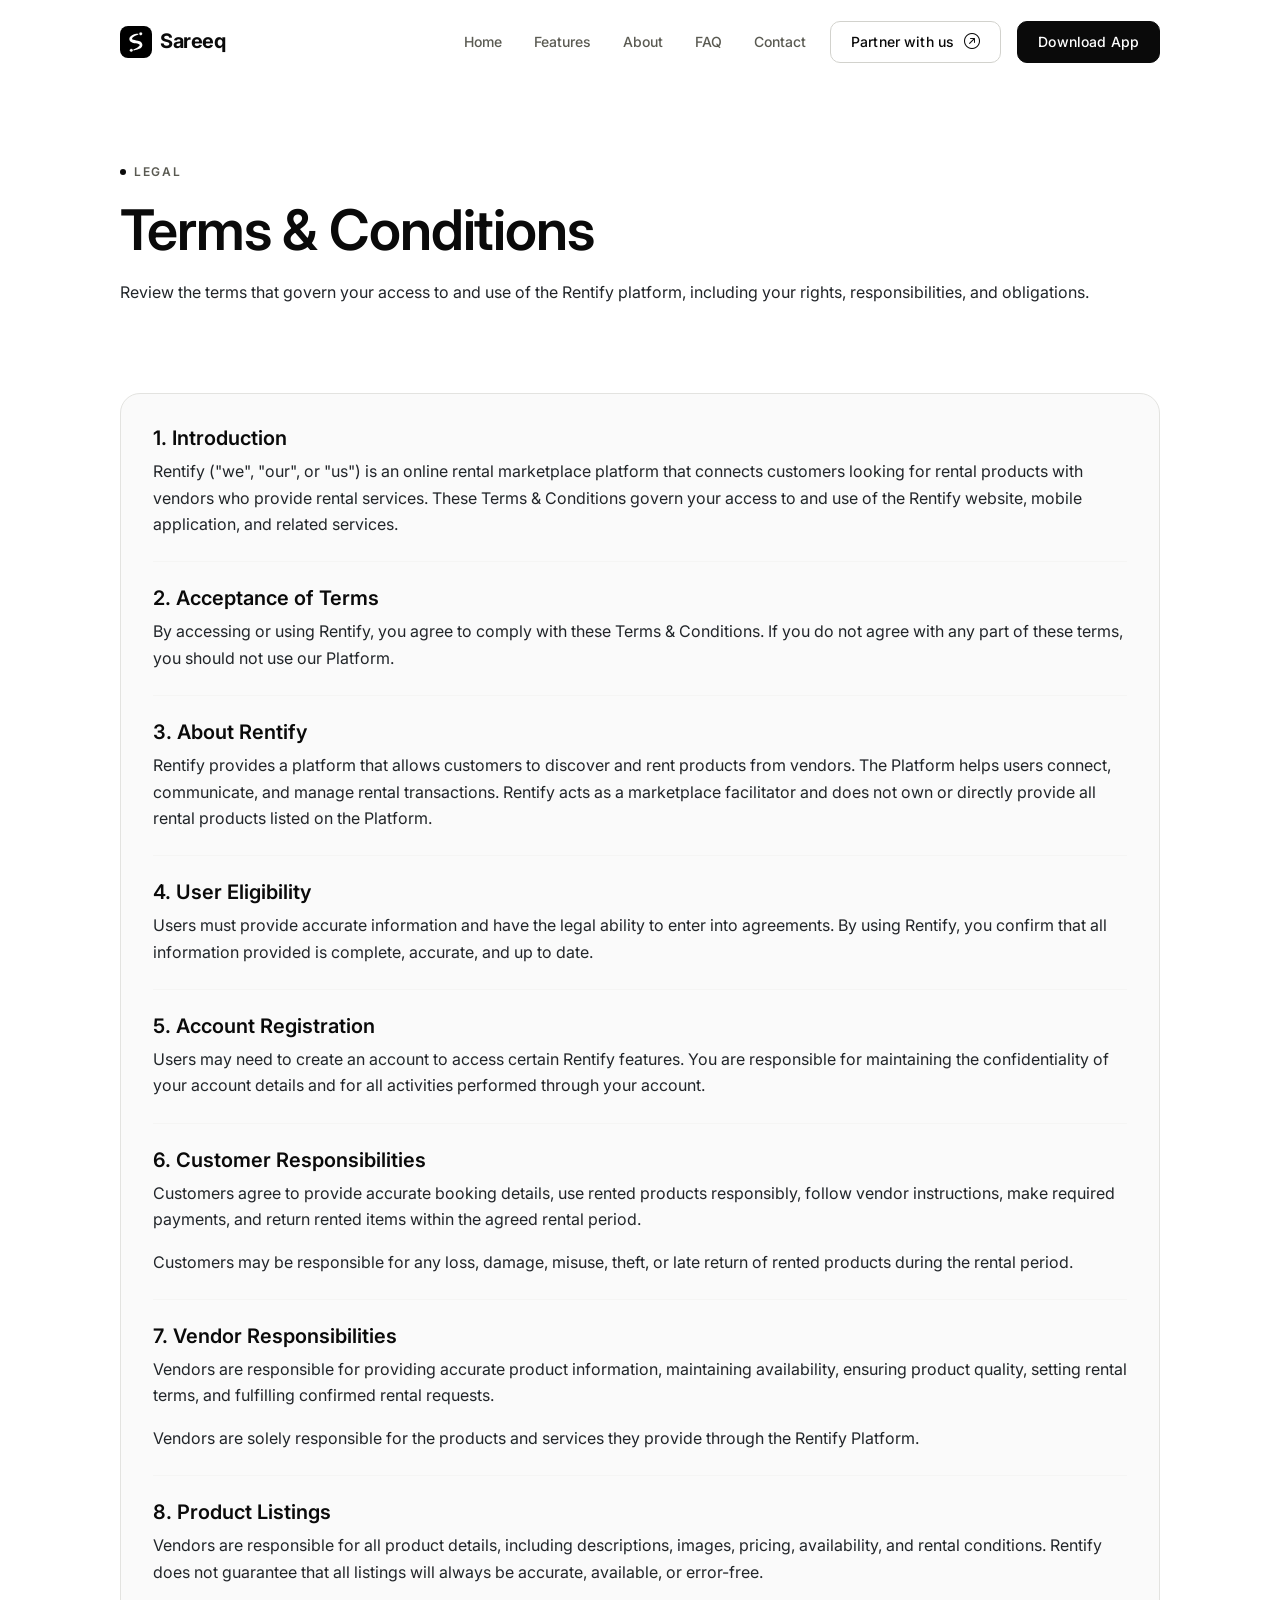
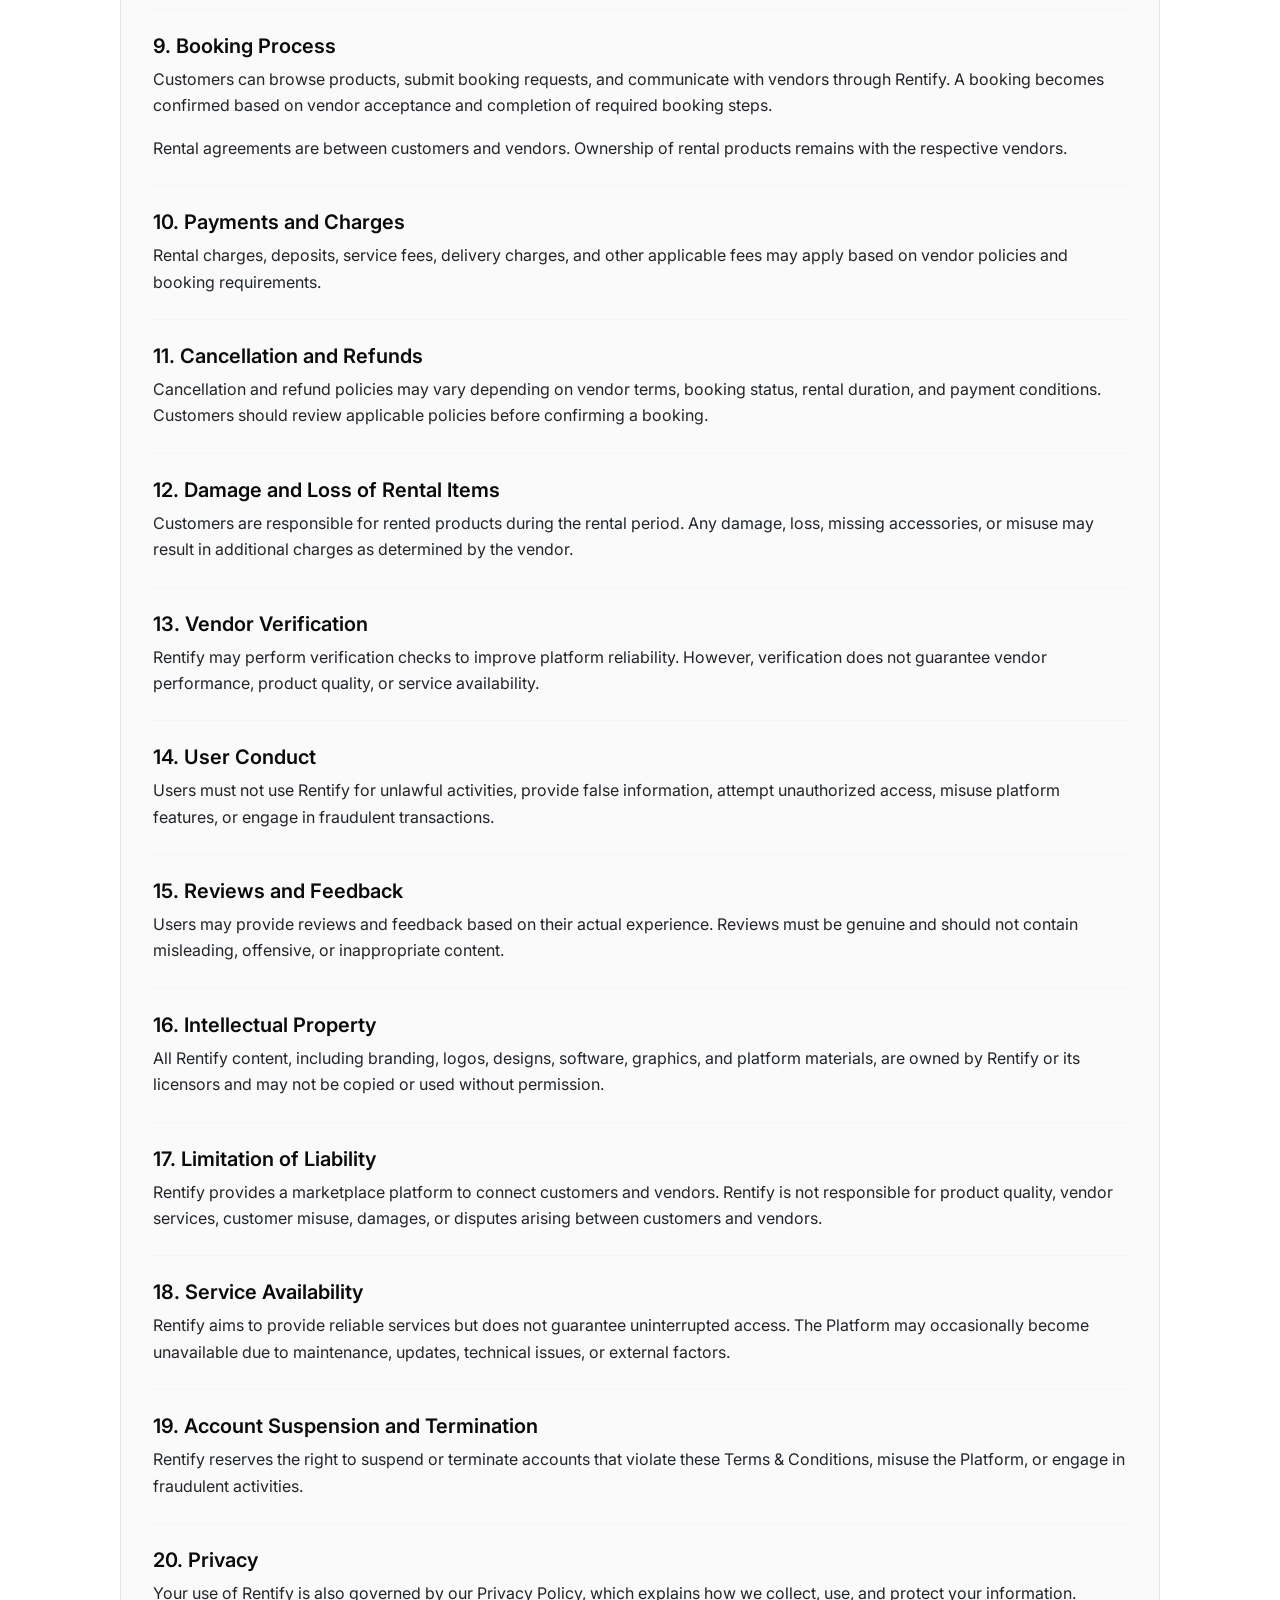
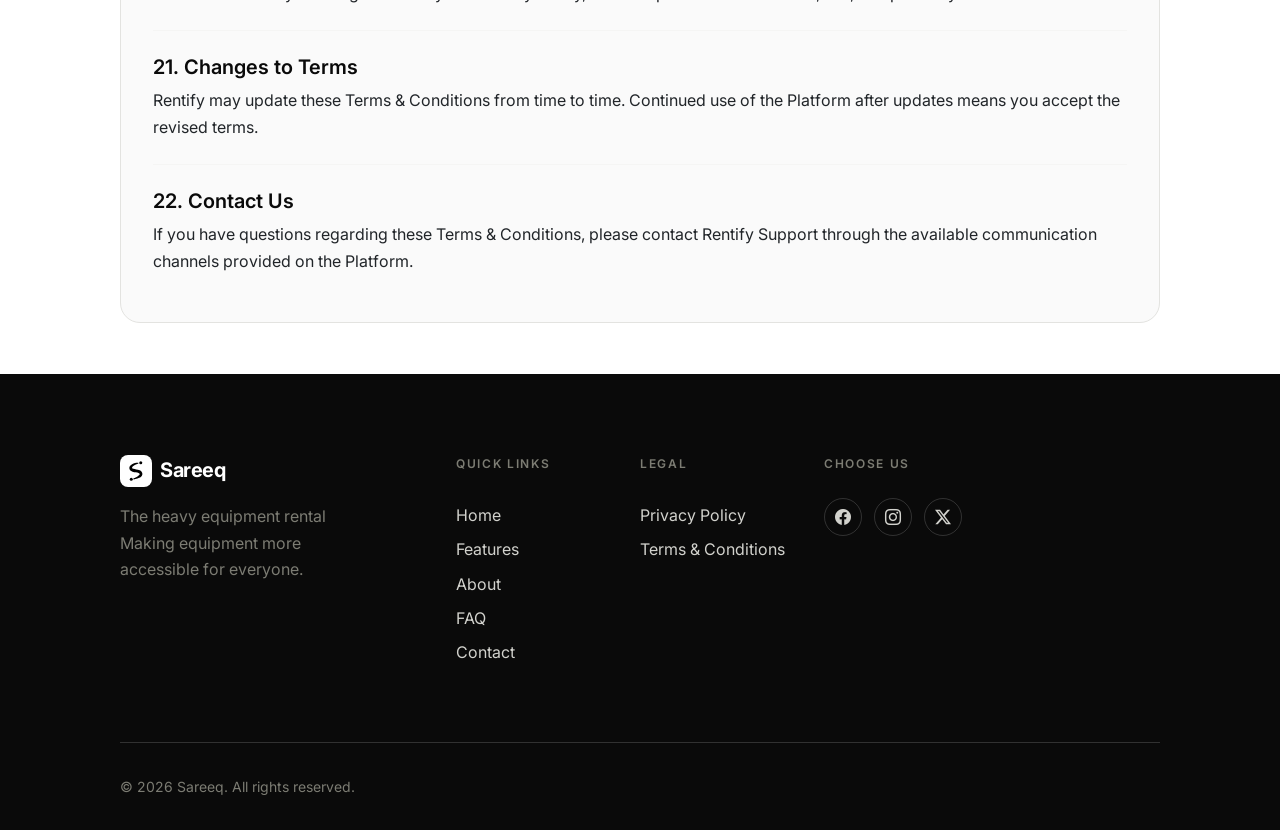
<file: pages/terms.html>
<!DOCTYPE html>
<html lang="en">

<head>
  <meta charset="UTF-8">
  <meta name="viewport" content="width=device-width, initial-scale=1.0">
  <title>Terms &amp; Conditions | Sareeq</title>
  <meta name="description"
    content="Read the Rentify Terms & Conditions governing use of the Customer App, Vendor App and website.">
  <meta property="og:title" content="Terms &amp; Conditions — Rentify">
  <meta property="og:type" content="website">
  <meta name="twitter:card" content="summary_large_image">
  <link rel="icon" type="image/png" href="../assets/images/favicon.png">

  <link rel="preconnect" href="https://fonts.googleapis.com">
  <link rel="preconnect" href="https://fonts.gstatic.com" crossorigin>
  <link href="https://fonts.googleapis.com/css2?family=Inter:wght@400;500;600;700&display=swap" rel="stylesheet">
  <link href="https://cdn.jsdelivr.net/npm/bootstrap@5.3.3/dist/css/bootstrap.min.css" rel="stylesheet">
  <link rel="stylesheet" href="https://cdn.jsdelivr.net/npm/bootstrap-icons@1.11.3/font/bootstrap-icons.css">
  <link rel="stylesheet" href="../assets/css/style.css">
  <link rel="stylesheet" href="../assets/css/responsive.css">
</head>

<body>
  <header class="navbar-rentify">
    <div class="navbar-inner">
      <a href="index.html" class="navbar-logo">
        <img src="../assets/images/logo_black.svg" alt="logo_black">
        Sareeq
      </a>
      <div class="d-flex align-items-center gap-4">
        <div class="navbar-menu" id="navbarMenu">
          <nav class="navbar-links" aria-label="Primary">
            <a href="../index.html" class="navbar-link">Home</a>
            <a href="features.html" class="navbar-link">Features</a>
            <a href="about.html" class="navbar-link">About</a>
            <a href="faq.html" class="navbar-link">FAQ</a>
            <a href="support.html" class="navbar-link">Contact</a>

            <!-- Mobile CTA -->
            <a href="partner.html" class="btn-rentify btn-secondary-rentify btn-rentify-sm w-100 d-lg-none">
              Partner with us <i class="bi bi-arrow-up-right-circle "></i>
            </a>

            <a href="#download" class="btn-rentify btn-primary-rentify btn-rentify-sm w-100 d-lg-none mt-3">
              Download App
            </a>
          </nav>
        </div>

        <!-- Desktop CTA -->
        <div class="navbar-cta">
          <a href="partner.html" class="btn-rentify btn-secondary-rentify btn-rentify-sm d-none d-lg-inline-flex">
            Partner with us <i class="bi bi-arrow-up-right-circle "></i>
          </a>

          <a href="#download" class="btn-rentify btn-primary-rentify btn-rentify-sm d-none d-lg-inline-flex">
            Download App
          </a>

          <button class="navbar-toggle" id="navbarToggle" aria-controls="navbarMenu">
            <i class="bi bi-list"></i>
          </button>
        </div>
      </div>
    </div>
  </header>

  <main>
    <section class="page-hero">
      <div class="container-rentify">
        <span class="text-eyebrow">Legal</span>
        <h1 class="text-h1 mt-3">Terms & Conditions</h1>
        <!-- <p class="text-body mt-3">Last updated: <span data-current-year></span>. These terms govern your use of the
          Rentify Customer App, Vendor App and website. By using Rentify, you agree to these terms.</p> -->
        <p class="text-body mt-3">Review the terms that govern your access to and use of the Rentify platform, including
          your rights, responsibilities, and obligations.</p>
      </div>
    </section>
    <section class="section-sm pt-0">
      <div class="container-rentify">
        <div class="card-rentify-flat" style="line-height: var(--line-height-body);">

          <h3 class="text-h4">1. Introduction</h3>
          <p class="text-body mt-2">
            Rentify ("we", "our", or "us") is an online rental marketplace platform that connects customers looking for
            rental products with vendors who provide rental services. These Terms & Conditions govern your access to and
            use of the Rentify website, mobile application, and related services.
          </p>

          <hr class="divider-rentify my-4">

          <h3 class="text-h4">2. Acceptance of Terms</h3>
          <p class="text-body mt-2">
            By accessing or using Rentify, you agree to comply with these Terms & Conditions. If you do not agree with
            any part of these terms, you should not use our Platform.
          </p>

          <hr class="divider-rentify my-4">

          <h3 class="text-h4">3. About Rentify</h3>
          <p class="text-body mt-2">
            Rentify provides a platform that allows customers to discover and rent products from vendors. The Platform
            helps users connect, communicate, and manage rental transactions. Rentify acts as a marketplace facilitator
            and does not own or directly provide all rental products listed on the Platform.
          </p>

          <hr class="divider-rentify my-4">

          <h3 class="text-h4">4. User Eligibility</h3>
          <p class="text-body mt-2">
            Users must provide accurate information and have the legal ability to enter into agreements. By using
            Rentify, you confirm that all information provided is complete, accurate, and up to date.
          </p>

          <hr class="divider-rentify my-4">

          <h3 class="text-h4">5. Account Registration</h3>
          <p class="text-body mt-2">
            Users may need to create an account to access certain Rentify features. You are responsible for maintaining
            the confidentiality of your account details and for all activities performed through your account.
          </p>

          <hr class="divider-rentify my-4">

          <h3 class="text-h4">6. Customer Responsibilities</h3>
          <p class="text-body mt-2">
            Customers agree to provide accurate booking details, use rented products responsibly, follow vendor
            instructions, make required payments, and return rented items within the agreed rental period.
          </p>

          <p class="text-body mt-2">
            Customers may be responsible for any loss, damage, misuse, theft, or late return of rented products during
            the rental period.
          </p>

          <hr class="divider-rentify my-4">

          <h3 class="text-h4">7. Vendor Responsibilities</h3>
          <p class="text-body mt-2">
            Vendors are responsible for providing accurate product information, maintaining availability, ensuring
            product quality, setting rental terms, and fulfilling confirmed rental requests.
          </p>

          <p class="text-body mt-2">
            Vendors are solely responsible for the products and services they provide through the Rentify Platform.
          </p>

          <hr class="divider-rentify my-4">

          <h3 class="text-h4">8. Product Listings</h3>
          <p class="text-body mt-2">
            Vendors are responsible for all product details, including descriptions, images, pricing, availability, and
            rental conditions. Rentify does not guarantee that all listings will always be accurate, available, or
            error-free.
          </p>

          <hr class="divider-rentify my-4">

          <h3 class="text-h4">9. Booking Process</h3>
          <p class="text-body mt-2">
            Customers can browse products, submit booking requests, and communicate with vendors through Rentify. A
            booking becomes confirmed based on vendor acceptance and completion of required booking steps.
          </p>

          <p class="text-body mt-2">
            Rental agreements are between customers and vendors. Ownership of rental products remains with the
            respective vendors.
          </p>

          <hr class="divider-rentify my-4">

          <h3 class="text-h4">10. Payments and Charges</h3>
          <p class="text-body mt-2">
            Rental charges, deposits, service fees, delivery charges, and other applicable fees may apply based on
            vendor policies and booking requirements.
          </p>

          <hr class="divider-rentify my-4">

          <h3 class="text-h4">11. Cancellation and Refunds</h3>
          <p class="text-body mt-2">
            Cancellation and refund policies may vary depending on vendor terms, booking status, rental duration, and
            payment conditions. Customers should review applicable policies before confirming a booking.
          </p>

          <hr class="divider-rentify my-4">

          <h3 class="text-h4">12. Damage and Loss of Rental Items</h3>
          <p class="text-body mt-2">
            Customers are responsible for rented products during the rental period. Any damage, loss, missing
            accessories, or misuse may result in additional charges as determined by the vendor.
          </p>

          <hr class="divider-rentify my-4">

          <h3 class="text-h4">13. Vendor Verification</h3>
          <p class="text-body mt-2">
            Rentify may perform verification checks to improve platform reliability. However, verification does not
            guarantee vendor performance, product quality, or service availability.
          </p>

          <hr class="divider-rentify my-4">

          <h3 class="text-h4">14. User Conduct</h3>
          <p class="text-body mt-2">
            Users must not use Rentify for unlawful activities, provide false information, attempt unauthorized access,
            misuse platform features, or engage in fraudulent transactions.
          </p>

          <hr class="divider-rentify my-4">

          <h3 class="text-h4">15. Reviews and Feedback</h3>
          <p class="text-body mt-2">
            Users may provide reviews and feedback based on their actual experience. Reviews must be genuine and should
            not contain misleading, offensive, or inappropriate content.
          </p>

          <hr class="divider-rentify my-4">

          <h3 class="text-h4">16. Intellectual Property</h3>
          <p class="text-body mt-2">
            All Rentify content, including branding, logos, designs, software, graphics, and platform materials, are
            owned by Rentify or its licensors and may not be copied or used without permission.
          </p>

          <hr class="divider-rentify my-4">

          <h3 class="text-h4">17. Limitation of Liability</h3>
          <p class="text-body mt-2">
            Rentify provides a marketplace platform to connect customers and vendors. Rentify is not responsible for
            product quality, vendor services, customer misuse, damages, or disputes arising between customers and
            vendors.
          </p>

          <hr class="divider-rentify my-4">

          <h3 class="text-h4">18. Service Availability</h3>
          <p class="text-body mt-2">
            Rentify aims to provide reliable services but does not guarantee uninterrupted access. The Platform may
            occasionally become unavailable due to maintenance, updates, technical issues, or external factors.
          </p>

          <hr class="divider-rentify my-4">

          <h3 class="text-h4">19. Account Suspension and Termination</h3>
          <p class="text-body mt-2">
            Rentify reserves the right to suspend or terminate accounts that violate these Terms & Conditions, misuse
            the Platform, or engage in fraudulent activities.
          </p>

          <hr class="divider-rentify my-4">

          <h3 class="text-h4">20. Privacy</h3>
          <p class="text-body mt-2">
            Your use of Rentify is also governed by our Privacy Policy, which explains how we collect, use, and protect
            your information.
          </p>

          <hr class="divider-rentify my-4">

          <h3 class="text-h4">21. Changes to Terms</h3>
          <p class="text-body mt-2">
            Rentify may update these Terms & Conditions from time to time. Continued use of the Platform after updates
            means you accept the revised terms.
          </p>

          <hr class="divider-rentify my-4">

          <h3 class="text-h4">22. Contact Us</h3>
          <p class="text-body mt-2">
            If you have questions regarding these Terms & Conditions, please contact Rentify Support through the
            available communication channels provided on the Platform.
          </p>

        </div>
      </div>
    </section>
  </main>

  <footer class="footer-rentify">
    <div class="container-rentify">
      <div class="footer-grid">
        <div>
          <a href="index.html" class="navbar-logo" style="color: #fff;">
            <img src="../assets/images/logo_white.svg" alt="logo_white">
            Sareeq
          </a>
          <p class="mt-3" style="color: var(--color-gray-500); max-width: 260px;">The heavy equipment rental
            Making equipment more accessible for everyone.</p>
        </div>
        <div>
          <p class="footer-col-title">Quick Links</p>
          <a href="../index.html" class="footer-link">Home</a>
          <a href="features.html" class="footer-link">Features</a>
          <a href="about.html" class="footer-link">About</a>
          <a href="faq.html" class="footer-link">FAQ</a>
          <a href="support.html" class="footer-link">Contact</a>
        </div>
        <div>
          <p class="footer-col-title">Legal</p>
          <a href="privacy.html" class="footer-link">Privacy Policy</a>
          <a href="terms.html" class="footer-link">Terms &amp; Conditions</a>
        </div>
        <div>
          <p class="footer-col-title">Choose Us</p>
          <div class="footer-social mt-4">
            <a href="#" aria-label="Rentify on LinkedIn"><i class="bi bi-facebook"></i></a>
            <a href="#" aria-label="Rentify on Instagram"><i class="bi bi-instagram"></i></a>
            <a href="#" aria-label="Rentify on X"><i class="bi bi-twitter-x"></i></a>
            <!-- <a href="#" aria-label="Rentify on LinkedIn"><i class="bi bi-linkedin"></i></a> -->
          </div>
          <!-- <a href="#download" class="footer-link">Customer App</a>
          <a href="#download" class="footer-link">Vendor App</a> -->
        </div>
      </div>

      <div class="footer-bottom">
        <p class="mb-0">&copy; <span data-current-year></span> Sareeq. All rights reserved.</p>
      </div>
    </div>
  </footer>

  <button class="back-to-top" aria-label="Back to top"><i class="bi bi-arrow-up"></i></button>

  <script src="https://cdn.jsdelivr.net/npm/bootstrap@5.3.3/dist/js/bootstrap.bundle.min.js"></script>
  <script src="../assets/js/main.js"></script>
</body>

</html>
</file>
<file: css/style.css>
:root {
  /* ---------- Color: Core Monochrome Scale ---------- */
  --color-black: #0A0A0A;
  --color-white: #FFFFFF;
  --color-gray-50: #FAFAFA;
  --color-gray-100: #F3F3F1;
  --color-gray-150: #ECECE9;
  --color-gray-200: #E3E3E0;
  --color-gray-300: #D2D2CD;
  --color-gray-400: #A7A79F;
  --color-gray-500: #7C7C73;
  --color-gray-600: #5A5A52;
  --color-gray-700: #3D3D37;
  --color-gray-800: #232320;
  --color-gray-900: #141412;

  /* ---------- Color: Semantic Roles ---------- */
  --color-bg: var(--color-white);
  --color-bg-alt: var(--color-gray-50);
  --color-bg-inverse: var(--color-black);
  --color-surface: var(--color-white);
  --color-surface-inverse: var(--color-gray-900);

  --color-text-primary: var(--color-black);
  --color-text-secondary: var(--color-gray-600);
  --color-text-tertiary: var(--color-gray-400);
  --color-text-inverse: var(--color-white);
  --color-text-inverse-secondary: var(--color-gray-300);

  --color-border: var(--color-gray-200);
  --color-border-strong: var(--color-gray-300);
  --color-border-inverse: rgba(255, 255, 255, 0.16);

  --color-hover: var(--color-gray-800);
  --color-focus: var(--color-black);
  --color-focus-ring: rgba(10, 10, 10, 0.18);

  --color-badge-bg: var(--color-gray-100);
  --color-badge-text: var(--color-gray-700);
  --color-success: #1F1F1D;

  /* ---------- Typography: Family & Weight ---------- */
  --font-family-base: 'Inter', -apple-system, BlinkMacSystemFont, 'Segoe UI', sans-serif;
  --font-weight-regular: 400;
  --font-weight-medium: 500;
  --font-weight-semibold: 600;
  --font-weight-bold: 700;

  /* ---------- Typography: Scale ---------- */
  --font-size-display: clamp(2.75rem, 2.25vw + 1rem, 5.25rem);
  --font-size-h1: clamp(2.25rem, 3.2vw + 1rem, 3.5rem);
  --font-size-h2: clamp(1.75rem, 2vw + 1rem, 2.5rem);
  --font-size-h3: clamp(1.375rem, 1.2vw + 1rem, 1.75rem);
  --font-size-h4: 1.25rem;
  --font-size-body-lg: 1.1875rem;
  --font-size-body: 1rem;
  --font-size-caption: 0.875rem;
  --font-size-micro: 0.75rem;
  --font-size-button: 0.9375rem;

  --line-height-display: 1.05;
  --line-height-heading: 1.15;
  --line-height-body: 1.65;
  --line-height-caption: 1.5;
  --line-height-tight: 1.2;

  --letter-spacing-display: -0.03em;
  --letter-spacing-heading: -0.02em;
  --letter-spacing-body: 0;
  --letter-spacing-eyebrow: 0.14em;
  --letter-spacing-button: 0.01em;

  /* ---------- Spacing Scale ---------- */
  --space-3xs: 0.25rem;
  --space-2xs: 0.5rem;
  --space-xs: 0.75rem;
  --space-sm: 1rem;
  --space-md: 1.5rem;
  --space-lg: 2rem;
  --space-xl: 3rem;
  --space-2xl: 4.5rem;
  --space-3xl: 6rem;
  --space-4xl: 8rem;

  /* ---------- Layout ---------- */
  /* --container-width: 1240px; */
  --container-width: 85%;
  --container-width-narrow: 800px;
  --container-padding-x: 1.5rem;
  --section-spacing-y: clamp(4.5rem, 6vw, 8rem);
  --section-spacing-y-sm: clamp(3rem, 4vw, 5rem);
  --navbar-height: 84px;
  --navbar-height-scrolled: 68px;
  --footer-padding-y: 5rem;

  /* ---------- Radius ---------- */
  --radius-xs: 6px;
  --radius-sm: 10px;
  --radius-md: 16px;
  --radius-lg: 24px;
  --radius-xl: 32px;
  --radius-pill: 999px;
  --radius-button: 10px;
  --radius-card: 20px;
  --radius-input: 10px;
  --radius-phone: 40px;
  --radius-badge: 999px;

  /* ---------- Borders ---------- */
  --border-width: 1px;
  --border-width-thick: 1.5px;
  --border-style: solid;

  /* ---------- Shadows (very soft, used sparingly) ---------- */
  --shadow-none: none;
  --shadow-xs: 0 1px 2px rgba(10, 10, 10, 0.04);
  --shadow-sm: 0 2px 8px rgba(10, 10, 10, 0.06);
  --shadow-md: 0 8px 24px rgba(10, 10, 10, 0.08);
  --shadow-lg: 0 16px 48px rgba(10, 10, 10, 0.10);
  --shadow-phone: 0 30px 60px rgba(10, 10, 10, 0.16);

  /* ---------- Motion ---------- */
  --duration-fast: 150ms;
  --duration-base: 280ms;
  --duration-slow: 480ms;
  --duration-page: 640ms;
  --ease-standard: cubic-bezier(0.22, 1, 0.36, 1);
  --ease-out: cubic-bezier(0.16, 1, 0.3, 1);
  --transition-base: all var(--duration-base) var(--ease-standard);
  --transition-color: color var(--duration-fast) var(--ease-standard), background-color var(--duration-fast) var(--ease-standard), border-color var(--duration-fast) var(--ease-standard);
  --transition-transform: transform var(--duration-base) var(--ease-standard);

  /* ---------- Components: Buttons ---------- */
  --button-height: 52px;
  --button-height-sm: 42px;
  --button-padding-x: 1.75rem;
  --button-padding-x-sm: 1.25rem;
  --button-gap: 0.5rem;

  /* ---------- Components: Cards ---------- */
  --card-padding: 2rem;
  --card-padding-sm: 1.5rem;
  --card-border-color: var(--color-border);

  /* ---------- Components: Inputs ---------- */
  --input-height: 54px;
  --input-padding-x: 1.125rem;
  --input-border-color: var(--color-border-strong);

  /* ---------- Icons ---------- */
  --icon-size-sm: 18px;
  --icon-size-md: 24px;
  --icon-size-lg: 32px;
  --icon-size-xl: 44px;

  /* ---------- Z-Index Scale ---------- */
  --z-base: 1;
  --z-dropdown: 10;
  --z-sticky: 100;
  --z-overlay: 500;
  --z-modal: 800;
  --z-toast: 900;

  /* ---------- Phone Mockup ---------- */
  --phone-width: 300px;
  --phone-border-width: 10px;

  --color-glow-soft: rgba(10, 10, 10, 0.07);
  --workflow-ratio: 1000 / 620;
  --workflow-line-color: var(--color-border-strong);
  --workflow-line-color-active: var(--color-gray-600);
  --workflow-dot-size: 10px;
}

/* ==========================================================================
   Reset & Base
   ========================================================================== */

* {
  box-sizing: border-box;
}

html {
  scroll-behavior: smooth;
  -webkit-font-smoothing: antialiased;
}

body {
  font-family: var(--font-family-base);
  font-size: var(--font-size-body);
  line-height: var(--line-height-body);
  color: var(--color-text-primary);
  background-color: var(--color-bg);
  font-weight: var(--font-weight-regular);
  overflow-x: hidden;
}

@media (prefers-reduced-motion: reduce) {
  html {
    scroll-behavior: auto;
  }

  * {
    animation-duration: 0.001ms !important;
    animation-iteration-count: 1 !important;
    transition-duration: 0.001ms !important;
    scroll-behavior: auto !important;
  }
}

[data-animate] {
  opacity: 0;
  transform: translateY(24px);
  transition: opacity var(--duration-slow) var(--ease-out), transform var(--duration-slow) var(--ease-out);
}

[data-animate].is-visible {
  opacity: 1;
  transform: translateY(0);
}

@media (prefers-reduced-motion: reduce) {
  [data-animate] {
    opacity: 1;
    transform: none;
    transition: none;
  }
}



a {
  text-decoration: none;
  color: inherit;
  transition: var(--transition-color);
}

img {
  max-width: 100%;
  display: block;
}

ul {
  list-style: none;
  padding: 0;
  margin: 0;
}

i {
  font-size: 1rem;
}

:focus-visible {
  outline: 2px solid var(--color-focus);
  outline-offset: 3px;
  border-radius: var(--radius-xs);
}

button {
  font-family: inherit;
}

/* ==========================================================================
   Layout Primitives
   ========================================================================== */

.container-rentify {
  width: 100%;
  max-width: var(--container-width);
  margin-inline: auto;
  padding-inline: var(--container-padding-x);
}

.container-narrow {
  width: 100%;
  max-width: var(--container-width-narrow);
  margin-inline: auto;
  padding-inline: var(--container-padding-x);
}

.container-full {
  width: 100%;
  max-width: 100%;
}

.section {
  padding-block: var(--section-spacing-y);
}

.section-sm {
  padding-block: var(--section-spacing-y-sm);
}

.section-alt {
  background-color: var(--color-bg-alt);
}

.section-inverse {
  background-color: var(--color-bg-inverse);
  color: var(--color-text-inverse);
}

/* ==========================================================================
   Typography
   ========================================================================== */

.text-display {
  font-size: var(--font-size-display);
  line-height: var(--line-height-display);
  letter-spacing: var(--letter-spacing-display);
  font-weight: var(--font-weight-semibold);
  margin: 0;
}

.text-h1 {
  font-size: var(--font-size-h1);
  line-height: var(--line-height-heading);
  letter-spacing: var(--letter-spacing-heading);
  font-weight: var(--font-weight-semibold);
  margin: 0;
}

.text-h2 {
  font-size: var(--font-size-h2);
  line-height: var(--line-height-body);
  letter-spacing: var(--letter-spacing-heading);
  font-weight: var(--font-weight-semibold);
  margin: 0;
}

.text-h3 {
  font-size: var(--font-size-h3);
  line-height: var(--line-height-heading);
  letter-spacing: var(--letter-spacing-heading);
  font-weight: var(--font-weight-semibold);
  margin: 0;
}

.text-h4 {
  font-size: var(--font-size-h4);
  line-height: var(--line-height-tight);
  font-weight: var(--font-weight-semibold);
  margin: 0;
}

.text-body-lg {
  font-size: var(--font-size-body-lg);
  line-height: var(--line-height-body);
  color: var(--color-text-secondary);
  font-weight: var(--font-weight-regular);
}

.text-body {
  font-size: var(--font-size-body);
  line-height: var(--line-height-body);
  color: var(--color-text-secondary);
}

.text-caption {
  font-size: var(--font-size-caption);
  line-height: var(--line-height-caption);
  color: var(--color-text-tertiary);
}

.text-eyebrow {
  font-size: var(--font-size-micro);
  letter-spacing: var(--letter-spacing-eyebrow);
  text-transform: uppercase;
  font-weight: var(--font-weight-semibold);
  color: var(--color-text-secondary);
  display: inline-flex;
  align-items: center;
  gap: var(--space-2xs);
}

.text-eyebrow::before {
  content: '';
  width: 6px;
  height: 6px;
  border-radius: 50%;
  background-color: var(--color-black);
  display: inline-block;
}

.section-inverse .text-eyebrow::before {
  background-color: var(--color-white);
}

.section-inverse .text-eyebrow,
.section-inverse .text-body,
.section-inverse .text-body-lg {
  color: var(--color-text-inverse-secondary);
}

.section-inverse .text-h1,
.section-inverse .text-h2,
.section-inverse .text-h3,
.section-inverse .text-h4,
.section-inverse .text-display {
  color: var(--color-text-inverse);
}

.text-muted-rentify {
  color: var(--color-text-secondary);
}

/* ==========================================================================
   Buttons
   ========================================================================== */

.btn-rentify {
  display: inline-flex;
  align-items: center;
  justify-content: center;
  gap: var(--button-gap);
  height: var(--button-height);
  padding-inline: var(--button-padding-x);
  border-radius: var(--radius-button);
  font-size: var(--font-size-button);
  font-weight: var(--font-weight-medium);
  letter-spacing: var(--letter-spacing-button);
  white-space: nowrap;
  border: var(--border-width-thick) solid transparent;
  cursor: pointer;
  transition: var(--transition-base);
}

.btn-rentify-sm {
  height: var(--button-height-sm);
  padding-inline: var(--button-padding-x-sm);
  font-size: var(--font-size-caption);
}

.btn-primary-rentify {
  background-color: var(--color-black);
  color: var(--color-white);
  border-color: var(--color-black);
}

.btn-primary-rentify:hover {
  background-color: var(--color-hover);
  border-color: var(--color-hover);
  color: var(--color-white);
  transform: translateY(-2px);
}

.btn-secondary-rentify {
  background-color: var(--color-white);
  color: var(--color-black);
  border-color: var(--color-border-strong);
}

.btn-secondary-rentify:hover {
  border-color: var(--color-black);
  transform: translateY(-2px);
}

.btn-tirtiary-rentify {
  background-color: transparent;
  color: var(--color-black);
  border: none;
}

.btn-tirtiary-rentify::after {
  content: "\F138";
  font-family: "bootstrap-icons";
  font-size: 1rem;
  color: var(--color-black);
}

.section-inverse .btn-secondary-rentify {
  background-color: transparent;
  color: var(--color-white);
  border-color: var(--color-border-inverse);
}

.section-inverse .btn-secondary-rentify:hover {
  border-color: var(--color-white);
}

.section-inverse .btn-primary-rentify {
  background-color: var(--color-white);
  color: var(--color-black);
  border-color: var(--color-white);
}

.section-inverse .btn-primary-rentify:hover {
  background-color: var(--color-gray-200);
  border-color: var(--color-gray-200);
}

.btn-block-rentify {
  width: 100%;
}

.badge-rentify {
  display: inline-flex;
  align-items: center;
  gap: var(--space-3xs);
  padding: var(--space-3xs) var(--space-sm);
  border-radius: var(--radius-badge);
  background-color: var(--color-badge-bg);
  color: var(--color-badge-text);
  font-size: var(--font-size-micro);
  font-weight: var(--font-weight-medium);
  border: var(--border-width) solid var(--color-border);
}

.badge-rentify i {
  font-size: 0.9em;
}

/* ==========================================================================
   Navigation
   ========================================================================== */

.navbar-rentify {
  position: fixed;
  top: 0;
  left: 0;
  right: 0;
  z-index: var(--z-sticky);
  height: var(--navbar-height);
  display: flex;
  align-items: center;
  background-color: rgba(255, 255, 255, 0.82);
  backdrop-filter: blur(14px);
  -webkit-backdrop-filter: blur(14px);
  border-bottom: var(--border-width) solid transparent;
  transition: height var(--duration-base) var(--ease-standard), border-color var(--duration-base) var(--ease-standard), background-color var(--duration-base) var(--ease-standard);
}

.navbar-rentify.is-scrolled {
  height: var(--navbar-height-scrolled);
  border-bottom-color: var(--color-border);
}

.navbar-inner {
  width: 100%;
  max-width: var(--container-width);
  margin-inline: auto;
  padding-inline: var(--container-padding-x);
  display: flex;
  align-items: center;
  justify-content: space-between;
}

.navbar-logo {
  display: flex;
  align-items: center;
  gap: var(--space-2xs);
  font-weight: var(--font-weight-bold);
  font-size: 1.25rem;
  letter-spacing: var(--letter-spacing-heading);
  color: var(--color-black);
}

.navbar-logo-mark {
  width: 30px;
  height: 30px;
  border-radius: 9px;
  background-color: var(--color-black);
  display: inline-flex;
  align-items: center;
  justify-content: center;
  color: var(--color-white);
  font-size: 0.95rem;
}

.navbar-links {
  display: flex;
  align-items: center;
  gap: var(--space-lg);
}

.navbar-link {
  font-size: var(--font-size-caption);
  font-weight: var(--font-weight-medium);
  color: var(--color-text-secondary);
  position: relative;
  padding-block: var(--space-3xs);
}

.navbar-link:hover,
.navbar-link.is-active {
  color: var(--color-black);
}

.navbar-link.is-active::after {
  content: '';
  position: absolute;
  left: 0;
  right: 0;
  bottom: -6px;
  height: 2px;
  background-color: var(--color-black);
  border-radius: var(--radius-pill);
}

.navbar-cta {
  display: flex;
  align-items: center;
  gap: var(--space-sm);
}

.navbar-cta i {
  font-size: 1rem;
  margin-left: 0.125rem;
}

.navbar-toggle {
  display: none;
  width: 42px;
  height: 42px;
  border-radius: var(--radius-sm);
  border: var(--border-width) solid var(--color-border);
  background: var(--color-white);
  align-items: center;
  justify-content: center;
  font-size: 1.25rem;
}

.card-rentify {
  background-color: var(--color-surface);
  border: var(--border-width) solid var(--card-border-color);
  border-radius: var(--radius-card);
  padding: var(--card-padding);
  transition: var(--transition-base);
}

.card-rentify:hover {
  box-shadow: var(--shadow-md);
  transform: translateY(-4px);
  border-color: var(--color-border-strong);
}

.card-rentify-flat {
  background-color: var(--color-bg-alt);
  border: var(--border-width) solid var(--color-border);
  border-radius: var(--radius-card);
  padding: var(--card-padding);
}

.card-icon-tile {
  width: var(--icon-size-xl);
  height: var(--icon-size-xl);
  border-radius: var(--radius-sm);
  background-color: var(--color-black);
  color: var(--color-white);
  display: inline-flex;
  align-items: center;
  justify-content: center;
  font-size: 1.15rem;
  margin-bottom: var(--space-md);
}

.card-rentify-inverse {
  background-color: var(--color-black);
  color: var(--color-white);
  border-radius: var(--radius-card);
  padding: var(--card-padding);
}

.card-rentify-inverse .card-icon-tile {
  background-color: var(--color-white);
  color: var(--color-black);
}

.card-rentify-inverse .text-body {
  color: var(--color-gray-400) !important;
}


/* ==========================================================================
   Phone Mockup ÃƒÆ’Ã†â€™Ãƒâ€ Ã¢â‚¬â„¢ÃƒÆ’Ã¢â‚¬Â ÃƒÂ¢Ã¢â€šÂ¬Ã¢â€žÂ¢ÃƒÆ’Ã†â€™ÃƒÂ¢Ã¢â€šÂ¬Ã‚Â ÃƒÆ’Ã‚Â¢ÃƒÂ¢Ã¢â‚¬Å¡Ã‚Â¬ÃƒÂ¢Ã¢â‚¬Å¾Ã‚Â¢ÃƒÆ’Ã†â€™Ãƒâ€ Ã¢â‚¬â„¢ÃƒÆ’Ã‚Â¢ÃƒÂ¢Ã¢â‚¬Å¡Ã‚Â¬Ãƒâ€¦Ã‚Â¡ÃƒÆ’Ã†â€™ÃƒÂ¢Ã¢â€šÂ¬Ã…Â¡ÃƒÆ’Ã¢â‚¬Å¡Ãƒâ€šÃ‚Â¢ÃƒÆ’Ã†â€™Ãƒâ€ Ã¢â‚¬â„¢ÃƒÆ’Ã¢â‚¬Â ÃƒÂ¢Ã¢â€šÂ¬Ã¢â€žÂ¢ÃƒÆ’Ã†â€™ÃƒÂ¢Ã¢â€šÂ¬Ã…Â¡ÃƒÆ’Ã¢â‚¬Å¡Ãƒâ€šÃ‚Â¢ÃƒÆ’Ã†â€™Ãƒâ€ Ã¢â‚¬â„¢ÃƒÆ’Ã¢â‚¬Å¡Ãƒâ€šÃ‚Â¢ÃƒÆ’Ã†â€™Ãƒâ€šÃ‚Â¢ÃƒÆ’Ã‚Â¢ÃƒÂ¢Ã¢â‚¬Å¡Ã‚Â¬Ãƒâ€¦Ã‚Â¡ÃƒÆ’Ã¢â‚¬Å¡Ãƒâ€šÃ‚Â¬ÃƒÆ’Ã†â€™ÃƒÂ¢Ã¢â€šÂ¬Ã‚Â¦ÃƒÆ’Ã¢â‚¬Å¡Ãƒâ€šÃ‚Â¡ÃƒÆ’Ã†â€™Ãƒâ€ Ã¢â‚¬â„¢ÃƒÆ’Ã‚Â¢ÃƒÂ¢Ã¢â‚¬Å¡Ã‚Â¬Ãƒâ€¦Ã‚Â¡ÃƒÆ’Ã†â€™ÃƒÂ¢Ã¢â€šÂ¬Ã…Â¡ÃƒÆ’Ã¢â‚¬Å¡Ãƒâ€šÃ‚Â¬ÃƒÆ’Ã†â€™Ãƒâ€ Ã¢â‚¬â„¢ÃƒÆ’Ã¢â‚¬Â ÃƒÂ¢Ã¢â€šÂ¬Ã¢â€žÂ¢ÃƒÆ’Ã†â€™ÃƒÂ¢Ã¢â€šÂ¬Ã…Â¡ÃƒÆ’Ã¢â‚¬Å¡Ãƒâ€šÃ‚Â¢ÃƒÆ’Ã†â€™Ãƒâ€ Ã¢â‚¬â„¢ÃƒÆ’Ã¢â‚¬Å¡Ãƒâ€šÃ‚Â¢ÃƒÆ’Ã†â€™Ãƒâ€šÃ‚Â¢ÃƒÆ’Ã‚Â¢ÃƒÂ¢Ã¢â€šÂ¬Ã…Â¡Ãƒâ€šÃ‚Â¬ÃƒÆ’Ã¢â‚¬Â¦Ãƒâ€šÃ‚Â¡ÃƒÆ’Ã†â€™ÃƒÂ¢Ã¢â€šÂ¬Ã…Â¡ÃƒÆ’Ã¢â‚¬Å¡Ãƒâ€šÃ‚Â¬ÃƒÆ’Ã†â€™Ãƒâ€ Ã¢â‚¬â„¢ÃƒÆ’Ã‚Â¢ÃƒÂ¢Ã¢â‚¬Å¡Ã‚Â¬Ãƒâ€¦Ã‚Â¡ÃƒÆ’Ã†â€™ÃƒÂ¢Ã¢â€šÂ¬Ã…Â¡ÃƒÆ’Ã¢â‚¬Å¡Ãƒâ€šÃ‚Â the signature ecosystem element
   ========================================================================== */
.phone-preview {
  height: 400px;
  /* Visible area */
  overflow: hidden;
  position: relative;
}

.phone-mockup {
  position: relative;
  width: var(--phone-width);
  aspect-ratio: 300 / 610;
  border-radius: var(--radius-phone);
  background-color: var(--color-black);
  padding: var(--phone-border-width);
  box-shadow: var(--shadow-phone);
}

.phone-mockup-screen {
  width: 100%;
  height: 100%;
  border-radius: calc(var(--radius-phone) - var(--phone-border-width));
  overflow: hidden;
  /* background-color: var(--color-gray-100); */
  background-color: #FFFFFF;
  position: relative;
}

.phone-mockup-screen img {
  width: 100%;
  height: 100%;
  object-fit: cover;
}

.phone-mockup-notch {
  position: absolute;
  top: 20px;
  left: 50%;
  transform: translateX(-50%);
  width: 90px;
  height: 22px;
  border-radius: var(--radius-pill);
  background-color: var(--color-black);
  z-index: 2;
}

.phone-mockup-float {
  position: absolute;
}


/* ==========================================================
   Partner Document Preview
========================================================== */

.document-preview {
  display: flex;
  justify-content: center;
  align-items: center;
  /* height: 440px; */
}

.document-paper {
  width: 310px;
  background: #fff;
  border: 1px solid var(--color-border);
  /* border-radius: 22px; */
  padding: 28px;
  box-shadow: var(--shadow-lg);
  position: relative;
  /* transform: rotate(-3deg); */
  transform: rotate(0deg) translateY(-6px);
  transition: all .35s ease;
}

.document-paper::before {
  content: "";
  position: absolute;
  top: 0px;
  right: 0px;
  width: 46px;
  height: 46px;
  transform: scaleX(-1);
  background: linear-gradient(135deg, #f7f7f7 50%, transparent 50%);
  border-top-right-radius: 18px;
}

.document-header {
  text-align: center;
  margin-bottom: 24px;
}

.document-header i {
  font-size: 2rem;
  color: var(--color-black);
}

.document-header h5 {
  margin-top: 12px;
  margin-bottom: 8px;
  font-weight: 700;
  color: var(--color-black);
}

.document-header p {
  color: var(--color-gray-500);
  font-size: .95rem;
  line-height: 1.5;
  margin: 0;
}

.document-list {
  margin-top: 24px;
}

.document-item {
  display: flex;
  align-items: center;
  gap: 14px;
  padding: 16px 0;
  border-bottom: 1px solid #E9E9E9;
}

.document-item:last-child {
  border-bottom: none;
}

.document-check {
  width: 34px;
  height: 34px;
  border-radius: 50%;
  background: #F5F5F5;
  display: flex;
  align-items: center;
  justify-content: center;
  flex-shrink: 0;
}

.document-check i {
  font-size: 1rem;
  color: var(--color-black);
}

.document-content span {
  font-size: .97rem;
  font-weight: 500;
  color: var(--color-black);
}

.document-footer {
  margin-top: 28px;
  padding: 18px;
  border-radius: 16px;
  background: #F7F7F7;
  display: flex;
  align-items: flex-start;
  gap: 12px;
}

.document-footer i {
  font-size: 1.2rem;
  color: var(--color-black);
  margin-top: 2px;
}

.document-footer strong {
  display: block;
  font-size: .95rem;
  margin-bottom: 4px;
}

.document-footer span {
  display: block;
  font-size: .85rem;
  color: var(--color-gray-500);
  line-height: 1.45;
}

/* ==========================================================================
   App Screen Placeholder (used until real screenshots are supplied)
   ========================================================================== */

.app-screen-placeholder {
  width: 100%;
  height: 100%;
  display: flex;
  flex-direction: column;
  align-items: center;
  justify-content: start;
  padding-top: 3rem;
  gap: var(--space-xs);
  background: linear-gradient(180deg, var(--color-gray-100) 0%, var(--color-gray-150) 100%);
  color: var(--color-text-tertiary);
  text-align: center;
  padding: var(--space-4xl) var(--space-lg);
}

.app-screen-placeholder i {
  font-size: 2rem;
}

.app-screen-placeholder span {
  font-size: var(--font-size-caption);
  font-weight: var(--font-weight-medium);
}

/* ==========================================================================
   Store Buttons
   ========================================================================== */

.store-btn {
  display: inline-flex;
  align-items: center;
  gap: var(--space-xs);
  padding: var(--space-2xs) var(--space-md);
  border-radius: var(--radius-sm);
  background-color: var(--color-black);
  color: var(--color-white);
  border: var(--border-width-thick) solid var(--color-black);
  height: 56px;
  transition: var(--transition-base);
}

.store-btn:hover {
  background-color: var(--color-hover);
  color: var(--color-white);
  transform: translateY(-2px);
}

.web-btn {
  padding: var(--space-sm), 0;
  color: var(--color-white);
  /* border: 1px solid rgba(255,255,255,0.3); */
  /* text-decoration: underline; */
}

.web-btn i {
  font-size: 1.375rem;
  margin-left: 0.5rem;
}

/* .web-btn::after {
  content: "\F134";
  font-family: 'bootstrap-icons';
  font-size: 1.5rem;
  margin-left: 0.5rem;
} */

.store-btn i {
  font-size: 1.5rem;
}

.store-btn-text-sm {
  font-size: 0.65rem;
  color: var(--color-gray-300);
  display: block;
  line-height: 1;
  margin-bottom: 2px;
}

.store-btn-text-lg {
  font-size: 1rem;
  font-weight: var(--font-weight-semibold);
  line-height: 1;
}

.store-btn-outline {
  background-color: transparent;
  color: var(--color-black);
  border-color: var(--color-border-strong);
}

.store-btn-outline .store-btn-text-sm {
  color: var(--color-text-tertiary);
}

.store-btn-outline:hover {
  border-color: var(--color-black);
}

/* ==========================================================================
   Section Header
   ========================================================================== */

.section-header {
  max-width: 640px;
  margin-bottom: var(--space-2xl);
}

.section-header.is-centered {
  margin-inline: auto;
  text-align: center;
}

.section-header .text-eyebrow {
  margin-bottom: var(--space-sm);
}

.section-header .text-h2 {
  margin-top: var(--space-sm);
}

/* ==========================================================================
   Divider
   ========================================================================== */

.divider-rentify {
  height: var(--border-width);
  background-color: var(--color-border);
  border: none;
  margin: 0;
}

/* ==========================================================================
   Persona Cards (Customer vs Vendor)
   ========================================================================== */

.persona-card {
  border-radius: var(--radius-lg);
  padding: var(--space-2xl) var(--space-xl);
  height: 100%;
  transition: var(--transition-base);
  position: relative;
  overflow: hidden;
}

.persona-card-customer {
  background-color: var(--color-bg-alt);
  border: var(--border-width) solid var(--color-border);
}

.persona-card-vendor {
  background-color: var(--color-black);
  color: var(--color-white);
}

.persona-card:hover {
  transform: translateY(-6px);
}

.persona-card-list {
  margin-top: var(--space-lg);
  display: flex;
  flex-direction: column;
  gap: var(--space-sm);
}

.persona-card-list li {
  display: flex;
  align-items: center;
  gap: var(--space-xs);
  font-size: var(--font-size-body);
}

.persona-card-list i {
  margin-top: 4px;
  font-size: 1rem;
  padding: 0.5rem 0.75rem;
  background-color: var(--color-gray-100);
  border-radius: 12px;
}

/* ==========================================================================
   Timeline (How Rentify Works)
   ========================================================================== */

.timeline-rentify {
  position: relative;
}

.timeline-step {
  display: flex;
  gap: var(--space-lg);
  padding-block: var(--space-lg);
  border-top: var(--border-width) solid var(--color-border);
}

.timeline-step:last-child {
  padding-bottom: 0;
}

.timeline-step-index {
  font-size: var(--font-size-caption);
  font-weight: var(--font-weight-semibold);
  color: var(--color-text-tertiary);
  min-width: 48px;
  padding-top: 2px;
}

/* ==========================================================================
   Category Grid
   ========================================================================== */

.category-tile {
  border: var(--border-width) solid var(--color-border);
  border-radius: var(--radius-md);
  padding: var(--space-lg) var(--space-md);
  display: flex;
  flex-direction: column;
  gap: var(--space-md);
  transition: var(--transition-base);
  height: 100%;
}

.category-tile:hover {
  border-color: var(--color-black);
  transform: translateY(-3px);
}

.category-tile i {
  font-size: var(--icon-size-lg);
}

/* ==========================================================================
   Accordion (FAQ)
   ========================================================================== */

.accordion-rentify .accordion-item {
  border: none;
  border-bottom: var(--border-width) solid var(--color-border);
  background: transparent;
}

.accordion-rentify .accordion-item:last-child {
  border-bottom: none;
}



.accordion-rentify .accordion-button {
  background: transparent;
  font-size: var(--font-size-body-lg);
  font-weight: var(--font-weight-medium);
  color: var(--color-text-primary);
  padding: var(--space-lg) 0;
  box-shadow: none;
}

.accordion-rentify .accordion-button:focus {
  box-shadow: none;
}

.accordion-rentify .accordion-button::after {
  background-image: none;
  font-family: 'bootstrap-icons';
  content: '\F4FE';
  font-size: 1.5rem;
  transition: transform var(--duration-base) var(--ease-standard);
}

.accordion-rentify .accordion-button:not(.collapsed)::after {
  transform: rotate(45deg);
}

.accordion-rentify .accordion-button:not(.collapsed) {
  color: var(--color-black);
}

.accordion-rentify .accordion-body {
  padding: 0 0 var(--space-lg);
  color: var(--color-text-secondary);
  font-size: var(--font-size-body);
  max-width: 90%;
}

/* ==========================================================================
   Forms
   ========================================================================== */

.form-label-rentify {
  font-size: var(--font-size-caption);
  font-weight: var(--font-weight-medium);
  margin-bottom: var(--space-2xs);
  display: block;
}

.form-control-rentify {
  width: 100%;
  height: var(--input-height);
  border-radius: var(--radius-input);
  border: var(--border-width) solid var(--input-border-color);
  padding-inline: var(--input-padding-x);
  font-size: var(--font-size-body);
  background-color: var(--color-white);
  transition: var(--transition-base);
}

textarea.form-control-rentify {
  height: auto;
  min-height: 150px;
  padding-block: var(--space-sm);
  resize: vertical;
}

.form-control-rentify:focus {
  outline: none;
  border-color: var(--color-black);
  box-shadow: 0 0 0 4px var(--color-focus-ring);
}

/* ==========================================================================
   Download / CTA Band
   ========================================================================== */

.cta-band {
  background-image: url(../images/heavy_equip.jpg);
  background-repeat: no-repeat;
  background-size: cover;
  background-position: 0rem -12rem;
  /* border-radius: var(--radius-xl); */
  padding: var(--space-2xl) 0;
  /* background-color: var(--color-black); */
  color: var(--color-white);
  text-align: left;
  position: relative;
  overflow: hidden;
}

.partner-hero .cta-band {
  background-image: url(../images/partner_banner_bg.jpg);
  object-fit: cover;
  background-position: 0;
}

.partner-download .cta-band {
  background-image: url(../images/heavy_equip_2.png);
  background-position: 0rem -2rem;
}

.partner-download .cta-band::after {
  background-color: rgba(0, 0, 0, 0.5);
}

.partner-hero {
  padding-top: 84px !important;
}

.cta-band::after {
  /* background-color: rgba(0, 0, 0, 0.5); */
}

.cta-band-grid {
  display: grid;
  grid-template-columns: 1fr 1fr;
  gap: var(--space-xl);
  margin-top: var(--space-2xl);
  text-align: left;
}

.cta-download-col {
  border: var(--border-width) solid var(--color-border-inverse);
  background-color: rgba(0, 0, 0, 0.1);
  backdrop-filter: blur(04px);
  border-radius: var(--radius-md);
  padding: var(--space-xl);
}

/* ==========================================================================
   Footer
   ========================================================================== */

.footer-rentify {
  background-color: var(--color-black);
  color: var(--color-gray-300);
  padding-block: var(--footer-padding-y) var(--space-lg);
}

.footer-grid {
  display: grid;
  grid-template-columns: 2fr 1fr 1fr 1fr 1fr;
  gap: var(--space-lg);
  padding-bottom: var(--space-2xl);
  border-bottom: var(--border-width) solid var(--color-border-inverse);
}

/* .footer-grid {
  display: grid;
  grid-template-columns: 1fr repeat(4, auto);
}

.footer-grid> :first-child {
  justify-self: start;
}

.footer-grid> :not(:first-child) {
  justify-self: end;
} */

.footer-col-title {
  font-size: var(--font-size-micro);
  letter-spacing: var(--letter-spacing-eyebrow);
  text-transform: uppercase;
  color: var(--color-gray-500);
  margin-bottom: var(--space-md);
  font-weight: var(--font-weight-semibold);
}

.footer-link {
  display: block;
  color: var(--color-gray-300);
  font-size: var(--font-size-body);
  padding-block: var(--space-3xs);
}

.footer-link:hover {
  color: var(--color-white);
}

.footer-bottom {
  display: flex;
  align-items: center;
  justify-content: space-between;
  padding-top: var(--space-lg);
  font-size: var(--font-size-caption);
  color: var(--color-gray-500);
}

.footer-social {
  display: flex;
  gap: var(--space-xs);
}

.footer-social a {
  width: 38px;
  height: 38px;
  border-radius: 50%;
  border: var(--border-width) solid var(--color-border-inverse);
  display: inline-flex;
  align-items: center;
  justify-content: center;
  color: var(--color-gray-300);
  transition: var(--transition-base);
}

.footer-social a:hover {
  border-color: var(--color-white);
  color: var(--color-white);
}

/* ==========================================================================
   Animations
   ========================================================================== */

[data-animate] {
  opacity: 0;
  transform: translateY(24px);
  transition: opacity var(--duration-slow) var(--ease-out), transform var(--duration-slow) var(--ease-out);
}

[data-animate].is-visible {
  opacity: 1;
  transform: translateY(0);
}

[data-animate="fade"] {
  transform: none;
}

@media (prefers-reduced-motion: reduce) {
  [data-animate] {
    opacity: 1;
    transform: none;
    transition: none;
  }
}

/* ==========================================================================
   Utility
   ========================================================================== */

/* .hero-bg-grid {
  background-image:
    linear-gradient(to right, var(--color-gray-150) 1px, transparent 1px),
    linear-gradient(to bottom, var(--color-gray-150) 1px, transparent 1px);
  background-size: 64px 64px;
} */


.hero-bg-grid {
  content: "";
  position: relative;
  inset: 0;

  background-image:
    linear-gradient(to right, var(--color-gray-150) 1px, transparent 1px),
    linear-gradient(to bottom, var(--color-gray-150) 1px, transparent 1px);

  background-size: 64px 64px;
  z-index: 1;
}

.hero-bg-grid::before {
  content: "";
  position: absolute;
  inset: 0;
  z-index: -1;
  background: linear-gradient(to top,
      rgba(255, 255, 255, 0) 0%,
      rgba(255, 255, 255, .3) 40%,
      rgba(255, 255, 255, .8) 70%,
      rgba(255, 255, 255, 1) 100%);
}

.container-rentify {
  z-index: 1;
}

.page-hero {
  padding-top: calc(var(--navbar-height) + var(--space-2xl));
  padding-bottom: var(--space-2xl);
}

.stat-inline {
  display: flex;
  gap: var(--space-2xl);
  flex-wrap: wrap;
}

.stat-inline-item .text-h2 {
  margin-bottom: var(--space-3xs);
}

.avatar-stack {
  display: flex;
}

.avatar-stack span {
  width: 38px;
  height: 38px;
  border-radius: 50%;
  background-color: var(--color-gray-200);
  border: 2px solid var(--color-white);
  margin-left: -10px;
  display: inline-flex;
  align-items: center;
  justify-content: center;
  font-size: var(--font-size-micro);
  font-weight: var(--font-weight-semibold);
  color: var(--color-text-secondary);
}

.avatar-stack span:first-child {
  margin-left: 0;
}

.back-to-top {
  position: fixed;
  right: var(--space-lg);
  bottom: var(--space-lg);
  width: 48px;
  height: 48px;
  border-radius: 50%;
  background-color: var(--color-black);
  color: var(--color-white);
  display: flex;
  align-items: center;
  justify-content: center;
  opacity: 0;
  visibility: hidden;
  transform: translateY(12px);
  transition: var(--transition-base);
  z-index: var(--z-sticky);
  border: none;
}

.back-to-top.is-visible {
  opacity: 1;
  visibility: visible;
  transform: translateY(0);
}

.how-it-works-section {
  position: relative;
  overflow: hidden;
}

.how-it-works-section::before {
  content: '';
  position: absolute;
  inset: 0;
  background-image:
    linear-gradient(to right, var(--color-gray-150) 1px, transparent 1px),
    linear-gradient(to bottom, var(--color-gray-150) 1px, transparent 1px);
  background-size: 64px 64px;
  -webkit-mask-image: linear-gradient(to bottom, transparent, var(--color-black) 25%, var(--color-black) 75%, transparent);
  mask-image: linear-gradient(to bottom, transparent, var(--color-black) 25%, var(--color-black) 75%, transparent);
  pointer-events: none;
  z-index: 0;
}

.how-it-works-section>.container-rentify {
  position: relative;
  z-index: 1;
}

.workflow-subtext {
  max-width: 620px;
}

/* ---------- Canvas (desktop diagram) ---------- */

.workflow-canvas {
  position: relative;
  width: 100%;
  aspect-ratio: var(--workflow-ratio);
  margin-top: var(--space-2xl);
}

.workflow-svg {
  position: absolute;
  inset: 0;
  width: 100%;
  height: 100%;
  z-index: 0;
}

.workflow-line {
  fill: none;
  stroke: var(--workflow-line-color);
  stroke-width: 2;
  stroke-linecap: round;
  transition: stroke-dashoffset var(--duration-slow) var(--ease-out), stroke var(--duration-base) var(--ease-standard);
}

.workflow-canvas:hover .workflow-line {
  stroke: var(--workflow-line-color-active);
}

.workflow-dot {
  fill: var(--color-black);
  opacity: 0;
  transform-origin: center;
  transform: scale(0.4);
  transition: opacity var(--duration-base) var(--ease-out), transform var(--duration-base) var(--ease-out);
}

.workflow-dot.is-visible {
  opacity: 1;
  transform: scale(1);
}

/* ---------- Nodes ---------- */

.workflow-node {
  position: absolute;
  z-index: 1;
  display: flex;
  flex-direction: column;
}

.workflow-node-label {
  display: inline-flex;
  align-items: center;
  gap: var(--space-3xs);
  font-size: 12px;
  font-weight: var(--font-weight-semibold);
  letter-spacing: var(--letter-spacing-eyebrow);
  text-transform: uppercase;
  color: var(--color-text-tertiary);
  margin-bottom: var(--space-sm);
}

.workflow-node .workflow-node-label i {
  font-size: var(--font-size-body);
}

/* Customer branch */
.wf-node--customer-1 {
  left: 0%;
  top: 4.5%;
  width: 24%;
}

.wf-node--customer-2 {
  left: 0%;
  top: 31%;
  width: 24%;
}

/* Vendor branch */
.wf-node--vendor-1 {
  left: 76%;
  top: 4.5%;
  width: 24%;
}

.wf-node--vendor-2 {
  left: 76%;
  top: 31%;
  width: 24%;
}

.wf-node--vendor-1 .workflow-node-label,
.wf-node--vendor-2 .workflow-node-label {
  align-self: flex-end;
}

.wf-node--customer-1,
.wf-node--vendor-1 {
  justify-content: flex-end;
}

/* Marketplace hub */
.wf-node--hub {
  left: 36%;
  top: 21%;
  width: 28%;
  z-index: 2;
}

/* Shared chain */
.wf-chain-1 {
  left: 1.5%;
  top: 76%;
  width: 16.5%;
}

.wf-chain-2 {
  left: 21.5%;
  top: 76%;
  width: 16.5%;
}

.wf-chain-3 {
  left: 41.5%;
  top: 76%;
  width: 16.5%;
}

.wf-chain-4 {
  left: 61.5%;
  top: 76%;
  width: 16.5%;
}

.wf-chain-5 {
  left: 81.5%;
  top: 76%;
  width: 16.5%;
}

/* ---------- Cards ---------- */

.workflow-card {
  border-radius: var(--radius-card);
  padding: var(--space-md);
  transition: var(--transition-base);
  position: relative;
}

.workflow-card-icon {
  width: var(--icon-size-xl);
  height: var(--icon-size-xl);
  border-radius: var(--radius-sm);
  display: inline-flex;
  align-items: center;
  justify-content: center;
  font-size: 1.15rem;
  margin-bottom: var(--space-sm);
}

.workflow-card-title {
  margin: 0 0 var(--space-3xs);
  font-size: 1.05rem;
}

.workflow-card:hover {
  transform: translateY(-5px);
  box-shadow: var(--shadow-md);
}

.workflow-card:hover .workflow-card-icon i {
  transform: scale(1.12);
  display: inline-block;
  transition: transform var(--duration-base) var(--ease-standard);
}

.workflow-card-customer {
  background-color: var(--color-surface);
  border: var(--border-width-thick) solid var(--color-border-strong);
}

.workflow-card-customer .workflow-card-icon {
  background-color: var(--color-black);
  color: var(--color-white);
}

.workflow-card-vendor {
  background-color: var(--color-black);
  color: var(--color-white);
  border: var(--border-width-thick) solid var(--color-black);
}

.workflow-card-vendor .text-caption {
  color: var(--color-gray-400);
}

.workflow-card-vendor .workflow-card-icon {
  background-color: var(--color-white);
  color: var(--color-black);
}

.workflow-card-hub {
  height: 100%;
  background-color: var(--color-white);
  border: 3px solid var(--color-black);
  box-shadow: var(--shadow-lg);
  padding: var(--space-xl);
  text-align: center;
  display: flex;
  flex-direction: column;
  align-items: center;
  justify-content: center;
}

.workflow-card-icon-hub {
  width: var(--icon-size-xl);
  height: var(--icon-size-xl);
  background-color: var(--color-black);
  color: var(--color-white);
  font-size: 1.4rem;
  border-radius: var(--radius-md);
}

.wf-node--hub::before {
  content: '';
  position: absolute;
  inset: -18%;
  background: radial-gradient(circle, var(--color-glow-soft), transparent 70%);
  z-index: -1;
}

.workflow-card-chain {
  background-color: var(--color-bg-alt);
  border: var(--border-width) solid var(--color-border);
  padding: var(--space-md) var(--space-sm);
  text-align: center;
  display: flex;
  flex-direction: column;
  align-items: center;
  gap: var(--space-2xs);
}

.workflow-card-chain i {
  font-size: var(--icon-size-md);
}

.workflow-card-chain-final {
  border-color: var(--color-black);
  border-width: var(--border-width-thick);
}

.qr-box {
  /* position: relative;
    width: var(--phone-width); */
  /* aspect-ratio: 300 / 610; */
  width: 160px;
  height: 160px;
  /* border-radius: var(--radius-phone);
  border: 5px solid;
  border-color: var(--color-black);
  padding: 0.75rem;
  box-shadow: var(--shadow-phone); */
}

.qr-box.partner-qr {
  /* aspect-ratio: 300 / 610; */
  width: 120px;
  height: 120px;
}

.qr {
  width: 200px;
}

.qr-box img {
  border-radius: 12px;
  overflow: hidden;
}

.scan-here {
  border-bottom-left-radius: var(--radius-phone);
  border-bottom-right-radius: var(--radius-phone);
  background-color: #FFFFFF;
  padding: 0.75rem;
}

.faq-tab-desc {
  display: none;
}

.faq-layout-card {
  display: flex;
  align-items: stretch;
  background-color: var(--color-surface);
  border: var(--border-width) solid var(--color-border);
  border-radius: var(--radius-card);
  box-shadow: var(--shadow-sm);
  overflow: hidden;
}

.faq-tabs-nav {
  flex: 0 0 27%;
  width: 27%;
  display: flex;
  flex-direction: column;
  gap: var(--space-xs);
  padding: var(--space-lg);
  background-color: var(--color-bg-alt);
  border-right: var(--border-width) solid var(--color-border);
}

.faq-tab-item {
  display: flex;
  align-items: center;
  gap: var(--space-sm);
  width: 100%;
  padding: var(--space-sm);
  background-color: var(--color-white);
  border: var(--border-width-thick) solid var(--color-border-strong);
  border-radius: var(--radius-md);
  text-align: left;
  cursor: pointer;
  transition: var(--transition-base);
}

.faq-tab-item:hover {
  background-color: var(--color-gray-100);
  transform: translateY(-2px);
}

.faq-tab-item:focus-visible {
  outline: 2px solid var(--color-black);
  outline-offset: 2px;
}

.faq-tab-item.is-active {
  background-color: var(--color-black);
  border-color: var(--color-black);
  color: var(--color-white);
  box-shadow: var(--shadow-md);
}

.faq-tab-item.is-active:hover {
  transform: none;
}

.faq-tab-icon {
  flex-shrink: 0;
  width: var(--icon-size-xl);
  height: var(--icon-size-xl);
  border-radius: var(--radius-sm);
  background-color: var(--color-white);
  display: inline-flex;
  align-items: center;
  justify-content: center;
  font-size: 1.15rem;
  transition: var(--transition-base);
}

.faq-tab-item.is-active .faq-tab-icon {
  background-color: rgba(255, 255, 255, 0.12);
  color: var(--color-white);
}

.faq-tab-copy {
  display: flex;
  flex-direction: column;
  gap: 2px;
  min-width: 0;
}

.faq-tab-title {
  font-size: 1rem;
  font-weight: var(--font-weight-semibold);
}

.faq-tab-desc {
  font-size: var(--font-size-micro);
  color: var(--color-text-tertiary);
  transition: var(--transition-color);
}

.faq-tab-item.is-active .faq-tab-desc {
  color: var(--color-gray-300);
}

.faq-panels {
  flex: 1;
  min-width: 0;
  padding: var(--space-lg) var(--space-xl);
}

.faq-panel-block {
  display: none;
}

.faq-panel-block.active {
  display: block;
  animation: faqPanelFade var(--duration-slow) var(--ease-out);
}

/* ---------- Become A Partner ---------- */

.step-connected-list {
  display: flex;
  flex-direction: row;
}

.step-connected-item {
  display: flex;
  flex-direction: column;
  gap: var(--space-md);
  align-items: start;
}

.step-circle-col {
  display: flex;
  flex-direction: column;
  align-items: center;
  flex-shrink: 0;
}

.step-circle {
  width: 40px;
  height: 40px;
  border-radius: 50%;
  background-color: var(--color-black);
  color: var(--color-white);
  display: flex;
  align-items: center;
  justify-content: center;
  font-weight: var(--font-weight-semibold);
  font-size: var(--font-size-body);
  flex-shrink: 0;
}

/* .step-line {
  flex: 1;
  width: 2px;
  min-height: var(--space-lg);
  background-color: var(--color-border-strong);
  margin-block: var(--space-2xs) 0;
} */

.step-connected-content .text-body {
  max-width: 80%;
}

.step-connected-item:last-child .step-connected-content {
  padding-bottom: 0;
}


@keyframes faqPanelFade {
  from {
    opacity: 0;
    transform: translateY(14px);
  }

  to {
    opacity: 1;
    transform: translateY(0);
  }
}

@media (prefers-reduced-motion: reduce) {
  .faq-panel-block.active {
    animation: none;
  }
}
</file>
<file: assets/css/style.css>
:root {
  /* ---------- Color: Core Monochrome Scale ---------- */
  --color-black: #0A0A0A;
  --color-white: #FFFFFF;
  --color-gray-50: #FAFAFA;
  --color-gray-100: #F3F3F1;
  --color-gray-150: #ECECE9;
  --color-gray-200: #E3E3E0;
  --color-gray-300: #D2D2CD;
  --color-gray-400: #A7A79F;
  --color-gray-500: #7C7C73;
  --color-gray-600: #5A5A52;
  --color-gray-700: #3D3D37;
  --color-gray-800: #232320;
  --color-gray-900: #141412;

  /* ---------- Color: Semantic Roles ---------- */
  --color-bg: var(--color-white);
  --color-bg-alt: var(--color-gray-50);
  --color-bg-inverse: var(--color-black);
  --color-surface: var(--color-white);
  --color-surface-inverse: var(--color-gray-900);

  --color-text-primary: var(--color-black);
  --color-text-secondary: var(--color-gray-600);
  --color-text-tertiary: var(--color-gray-400);
  --color-text-inverse: var(--color-white);
  --color-text-inverse-secondary: var(--color-gray-300);

  --color-border: var(--color-gray-200);
  --color-border-strong: var(--color-gray-300);
  --color-border-inverse: rgba(255, 255, 255, 0.16);

  --color-hover: var(--color-gray-800);
  --color-focus: var(--color-black);
  --color-focus-ring: rgba(10, 10, 10, 0.18);

  --color-badge-bg: var(--color-gray-100);
  --color-badge-text: var(--color-gray-700);
  --color-success: #1F1F1D;

  /* ---------- Typography: Family & Weight ---------- */
  --font-family-base: 'Inter', -apple-system, BlinkMacSystemFont, 'Segoe UI', sans-serif;
  --font-weight-regular: 400;
  --font-weight-medium: 500;
  --font-weight-semibold: 600;
  --font-weight-bold: 700;

  /* ---------- Typography: Scale ---------- */
  --font-size-display: clamp(2.75rem, 2.25vw + 1rem, 5.25rem);
  --font-size-h1: clamp(2.25rem, 3.2vw + 1rem, 3.5rem);
  --font-size-h2: clamp(1.75rem, 2vw + 1rem, 2.5rem);
  --font-size-h3: clamp(1.375rem, 1.2vw + 1rem, 1.75rem);
  --font-size-h4: 1.25rem;
  --font-size-body-lg: 1.1875rem;
  --font-size-body: 1rem;
  --font-size-caption: 0.875rem;
  --font-size-micro: 0.75rem;
  --font-size-button: 0.9375rem;

  --line-height-display: 1.05;
  --line-height-heading: 1.15;
  --line-height-body: 1.65;
  --line-height-caption: 1.5;
  --line-height-tight: 1.2;

  --letter-spacing-display: -0.03em;
  --letter-spacing-heading: -0.02em;
  --letter-spacing-body: 0;
  --letter-spacing-eyebrow: 0.14em;
  --letter-spacing-button: 0.01em;

  /* ---------- Spacing Scale ---------- */
  --space-3xs: 0.25rem;
  --space-2xs: 0.5rem;
  --space-xs: 0.75rem;
  --space-sm: 1rem;
  --space-md: 1.5rem;
  --space-lg: 2rem;
  --space-xl: 3rem;
  --space-2xl: 4.5rem;
  --space-3xl: 6rem;
  --space-4xl: 8rem;

  /* ---------- Layout ---------- */
  /* --container-width: 1240px; */
  --container-width: 85%;
  --container-width-narrow: 800px;
  --container-padding-x: 1.5rem;
  --section-spacing-y: clamp(4.5rem, 6vw, 8rem);
  --section-spacing-y-sm: clamp(3rem, 4vw, 5rem);
  --navbar-height: 84px;
  --navbar-height-scrolled: 68px;
  --footer-padding-y: 5rem;

  /* ---------- Radius ---------- */
  --radius-xs: 6px;
  --radius-sm: 10px;
  --radius-md: 16px;
  --radius-lg: 24px;
  --radius-xl: 32px;
  --radius-pill: 999px;
  --radius-button: 10px;
  --radius-card: 20px;
  --radius-input: 10px;
  --radius-phone: 40px;
  --radius-badge: 999px;

  /* ---------- Borders ---------- */
  --border-width: 1px;
  --border-width-thick: 1.5px;
  --border-style: solid;

  /* ---------- Shadows (very soft, used sparingly) ---------- */
  --shadow-none: none;
  --shadow-xs: 0 1px 2px rgba(10, 10, 10, 0.04);
  --shadow-sm: 0 2px 8px rgba(10, 10, 10, 0.06);
  --shadow-md: 0 8px 24px rgba(10, 10, 10, 0.08);
  --shadow-lg: 0 16px 48px rgba(10, 10, 10, 0.10);
  --shadow-phone: 0 30px 60px rgba(10, 10, 10, 0.16);

  /* ---------- Motion ---------- */
  --duration-fast: 150ms;
  --duration-base: 280ms;
  --duration-slow: 480ms;
  --duration-page: 640ms;
  --ease-standard: cubic-bezier(0.22, 1, 0.36, 1);
  --ease-out: cubic-bezier(0.16, 1, 0.3, 1);
  --transition-base: all var(--duration-base) var(--ease-standard);
  --transition-color: color var(--duration-fast) var(--ease-standard), background-color var(--duration-fast) var(--ease-standard), border-color var(--duration-fast) var(--ease-standard);
  --transition-transform: transform var(--duration-base) var(--ease-standard);

  /* ---------- Components: Buttons ---------- */
  --button-height: 52px;
  --button-height-sm: 42px;
  --button-padding-x: 1.75rem;
  --button-padding-x-sm: 1.25rem;
  --button-gap: 0.5rem;

  /* ---------- Components: Cards ---------- */
  --card-padding: 2rem;
  --card-padding-sm: 1.5rem;
  --card-border-color: var(--color-border);

  /* ---------- Components: Inputs ---------- */
  --input-height: 54px;
  --input-padding-x: 1.125rem;
  --input-border-color: var(--color-border-strong);

  /* ---------- Icons ---------- */
  --icon-size-sm: 18px;
  --icon-size-md: 24px;
  --icon-size-lg: 32px;
  --icon-size-xl: 44px;

  /* ---------- Z-Index Scale ---------- */
  --z-base: 1;
  --z-dropdown: 10;
  --z-sticky: 100;
  --z-overlay: 500;
  --z-modal: 800;
  --z-toast: 900;

  /* ---------- Phone Mockup ---------- */
  --phone-width: 300px;
  --phone-border-width: 10px;

  --color-glow-soft: rgba(10, 10, 10, 0.07);
  --workflow-ratio: 1000 / 620;
  --workflow-line-color: var(--color-border-strong);
  --workflow-line-color-active: var(--color-gray-600);
  --workflow-dot-size: 10px;
}

/* ==========================================================================
   Reset & Base
   ========================================================================== */

* {
  box-sizing: border-box;
}

html {
  scroll-behavior: smooth;
  -webkit-font-smoothing: antialiased;
}

body {
  font-family: var(--font-family-base);
  font-size: var(--font-size-body);
  line-height: var(--line-height-body);
  color: var(--color-text-primary);
  background-color: var(--color-bg);
  font-weight: var(--font-weight-regular);
  overflow-x: hidden;
}

@media (prefers-reduced-motion: reduce) {
  html {
    scroll-behavior: auto;
  }

  * {
    animation-duration: 0.001ms !important;
    animation-iteration-count: 1 !important;
    transition-duration: 0.001ms !important;
    scroll-behavior: auto !important;
  }
}

[data-animate] {
  opacity: 0;
  transform: translateY(24px);
  transition: opacity var(--duration-slow) var(--ease-out), transform var(--duration-slow) var(--ease-out);
}

[data-animate].is-visible {
  opacity: 1;
  transform: translateY(0);
}

@media (prefers-reduced-motion: reduce) {
  [data-animate] {
    opacity: 1;
    transform: none;
    transition: none;
  }
}



a {
  text-decoration: none;
  color: inherit;
  transition: var(--transition-color);
}

img {
  max-width: 100%;
  display: block;
}

ul {
  list-style: none;
  padding: 0;
  margin: 0;
}

i {
  font-size: 1rem;
}

:focus-visible {
  outline: 2px solid var(--color-focus);
  outline-offset: 3px;
  border-radius: var(--radius-xs);
}

button {
  font-family: inherit;
}

/* ==========================================================================
   Layout Primitives
   ========================================================================== */

.container-rentify {
  width: 100%;
  max-width: var(--container-width);
  margin-inline: auto;
  padding-inline: var(--container-padding-x);
}

.container-narrow {
  width: 100%;
  max-width: var(--container-width-narrow);
  margin-inline: auto;
  padding-inline: var(--container-padding-x);
}

.container-full {
  width: 100%;
  max-width: 100%;
}

.section {
  padding-block: var(--section-spacing-y);
}

.section-sm {
  padding-block: var(--section-spacing-y-sm);
}

.section-alt {
  background-color: var(--color-bg-alt);
}

.section-inverse {
  background-color: var(--color-bg-inverse);
  color: var(--color-text-inverse);
}

/* ==========================================================================
   Typography
   ========================================================================== */

.text-display {
  font-size: var(--font-size-display);
  line-height: var(--line-height-display);
  letter-spacing: var(--letter-spacing-display);
  font-weight: var(--font-weight-semibold);
  margin: 0;
}

.text-h1 {
  font-size: var(--font-size-h1);
  line-height: var(--line-height-heading);
  letter-spacing: var(--letter-spacing-heading);
  font-weight: var(--font-weight-semibold);
  margin: 0;
}

.text-h2 {
  font-size: var(--font-size-h2);
  line-height: var(--line-height-body);
  letter-spacing: var(--letter-spacing-heading);
  font-weight: var(--font-weight-semibold);
  margin: 0;
}

.text-h3 {
  font-size: var(--font-size-h3);
  line-height: var(--line-height-heading);
  letter-spacing: var(--letter-spacing-heading);
  font-weight: var(--font-weight-semibold);
  margin: 0;
}

.text-h4 {
  font-size: var(--font-size-h4);
  line-height: var(--line-height-tight);
  font-weight: var(--font-weight-semibold);
  margin: 0;
}

.text-body-lg {
  font-size: var(--font-size-body-lg);
  line-height: var(--line-height-body);
  color: var(--color-text-secondary);
  font-weight: var(--font-weight-regular);
}

.text-body {
  font-size: var(--font-size-body);
  line-height: var(--line-height-body);
  color: var(--color-text-secondary);
}

.text-caption {
  font-size: var(--font-size-caption);
  line-height: var(--line-height-caption);
  color: var(--color-text-tertiary);
}

.text-eyebrow {
  font-size: var(--font-size-micro);
  letter-spacing: var(--letter-spacing-eyebrow);
  text-transform: uppercase;
  font-weight: var(--font-weight-semibold);
  color: var(--color-text-secondary);
  display: inline-flex;
  align-items: center;
  gap: var(--space-2xs);
}

.text-eyebrow::before {
  content: '';
  width: 6px;
  height: 6px;
  border-radius: 50%;
  background-color: var(--color-black);
  display: inline-block;
}

.section-inverse .text-eyebrow::before {
  background-color: var(--color-white);
}

.section-inverse .text-eyebrow,
.section-inverse .text-body,
.section-inverse .text-body-lg {
  color: var(--color-text-inverse-secondary);
}

.section-inverse .text-h1,
.section-inverse .text-h2,
.section-inverse .text-h3,
.section-inverse .text-h4,
.section-inverse .text-display {
  color: var(--color-text-inverse);
}

.text-muted-rentify {
  color: var(--color-text-secondary);
}

/* ==========================================================================
   Buttons
   ========================================================================== */

.btn-rentify {
  display: inline-flex;
  align-items: center;
  justify-content: center;
  gap: var(--button-gap);
  height: var(--button-height);
  padding-inline: var(--button-padding-x);
  border-radius: var(--radius-button);
  font-size: var(--font-size-button);
  font-weight: var(--font-weight-medium);
  letter-spacing: var(--letter-spacing-button);
  white-space: nowrap;
  border: var(--border-width-thick) solid transparent;
  cursor: pointer;
  transition: var(--transition-base);
}

.btn-rentify-sm {
  height: var(--button-height-sm);
  padding-inline: var(--button-padding-x-sm);
  font-size: var(--font-size-caption);
}

.btn-primary-rentify {
  background-color: var(--color-black);
  color: var(--color-white);
  border-color: var(--color-black);
}

.btn-primary-rentify:hover {
  background-color: var(--color-hover);
  border-color: var(--color-hover);
  color: var(--color-white);
  transform: translateY(-2px);
}

.btn-secondary-rentify {
  background-color: var(--color-white);
  color: var(--color-black);
  border-color: var(--color-border-strong);
}

.btn-secondary-rentify:hover {
  border-color: var(--color-black);
  transform: translateY(-2px);
}

.btn-tirtiary-rentify {
  background-color: transparent;
  color: var(--color-black);
  border: none;
}

.btn-tirtiary-rentify::after {
  content: "\F138";
  font-family: "bootstrap-icons";
  font-size: 1rem;
  color: var(--color-black);
}

.section-inverse .btn-secondary-rentify {
  background-color: transparent;
  color: var(--color-white);
  border-color: var(--color-border-inverse);
}

.section-inverse .btn-secondary-rentify:hover {
  border-color: var(--color-white);
}

.section-inverse .btn-primary-rentify {
  background-color: var(--color-white);
  color: var(--color-black);
  border-color: var(--color-white);
}

.section-inverse .btn-primary-rentify:hover {
  background-color: var(--color-gray-200);
  border-color: var(--color-gray-200);
}

.btn-block-rentify {
  width: 100%;
}

.badge-rentify {
  display: inline-flex;
  align-items: center;
  gap: var(--space-3xs);
  padding: var(--space-3xs) var(--space-sm);
  border-radius: var(--radius-badge);
  background-color: var(--color-badge-bg);
  color: var(--color-badge-text);
  font-size: var(--font-size-micro);
  font-weight: var(--font-weight-medium);
  border: var(--border-width) solid var(--color-border);
}

.badge-rentify i {
  font-size: 0.9em;
}

/* ==========================================================================
   Navigation
   ========================================================================== */

.navbar-rentify {
  position: fixed;
  top: 0;
  left: 0;
  right: 0;
  z-index: var(--z-sticky);
  height: var(--navbar-height);
  display: flex;
  align-items: center;
  background-color: rgba(255, 255, 255, 0.82);
  backdrop-filter: blur(14px);
  -webkit-backdrop-filter: blur(14px);
  border-bottom: var(--border-width) solid transparent;
  transition: height var(--duration-base) var(--ease-standard), border-color var(--duration-base) var(--ease-standard), background-color var(--duration-base) var(--ease-standard);
}

.navbar-rentify.is-scrolled {
  height: var(--navbar-height-scrolled);
  border-bottom-color: var(--color-border);
}

.navbar-inner {
  width: 100%;
  max-width: var(--container-width);
  margin-inline: auto;
  padding-inline: var(--container-padding-x);
  display: flex;
  align-items: center;
  justify-content: space-between;
}

.navbar-logo {
  display: flex;
  align-items: center;
  gap: var(--space-2xs);
  font-weight: var(--font-weight-bold);
  font-size: 1.25rem;
  letter-spacing: var(--letter-spacing-heading);
  color: var(--color-black);
}

.navbar-logo-mark {
  width: 30px;
  height: 30px;
  border-radius: 9px;
  background-color: var(--color-black);
  display: inline-flex;
  align-items: center;
  justify-content: center;
  color: var(--color-white);
  font-size: 0.95rem;
}

.navbar-links {
  display: flex;
  align-items: center;
  gap: var(--space-lg);
}

.navbar-link {
  font-size: var(--font-size-caption);
  font-weight: var(--font-weight-medium);
  color: var(--color-text-secondary);
  position: relative;
  padding-block: var(--space-3xs);
}

.navbar-link:hover,
.navbar-link.is-active {
  color: var(--color-black);
}

.navbar-link.is-active::after {
  content: '';
  position: absolute;
  left: 0;
  right: 0;
  bottom: -6px;
  height: 2px;
  background-color: var(--color-black);
  border-radius: var(--radius-pill);
}

.navbar-cta {
  display: flex;
  align-items: center;
  gap: var(--space-sm);
}

.navbar-cta i {
  font-size: 1rem;
  margin-left: 0.125rem;
}

.navbar-toggle {
  display: none;
  width: 42px;
  height: 42px;
  border-radius: var(--radius-sm);
  border: var(--border-width) solid var(--color-border);
  background: var(--color-white);
  align-items: center;
  justify-content: center;
  font-size: 1.25rem;
}

.card-rentify {
  background-color: var(--color-surface);
  border: var(--border-width) solid var(--card-border-color);
  border-radius: var(--radius-card);
  padding: var(--card-padding);
  transition: var(--transition-base);
}

.card-rentify:hover {
  box-shadow: var(--shadow-md);
  transform: translateY(-4px);
  border-color: var(--color-border-strong);
}

.card-rentify-flat {
  background-color: var(--color-bg-alt);
  border: var(--border-width) solid var(--color-border);
  border-radius: var(--radius-card);
  padding: var(--card-padding);
}

.card-icon-tile {
  width: var(--icon-size-xl);
  height: var(--icon-size-xl);
  border-radius: var(--radius-sm);
  background-color: var(--color-black);
  color: var(--color-white);
  display: inline-flex;
  align-items: center;
  justify-content: center;
  font-size: 1.15rem;
  margin-bottom: var(--space-md);
}

.card-rentify-inverse {
  background-color: var(--color-black);
  color: var(--color-white);
  border-radius: var(--radius-card);
  padding: var(--card-padding);
}

.card-rentify-inverse .card-icon-tile {
  background-color: var(--color-white);
  color: var(--color-black);
}

.card-rentify-inverse .text-body {
  color: var(--color-gray-400) !important;
}


/* ==========================================================================
   Phone Mockup ÃƒÆ’Ã†â€™Ãƒâ€ Ã¢â‚¬â„¢ÃƒÆ’Ã¢â‚¬Â ÃƒÂ¢Ã¢â€šÂ¬Ã¢â€žÂ¢ÃƒÆ’Ã†â€™ÃƒÂ¢Ã¢â€šÂ¬Ã‚Â ÃƒÆ’Ã‚Â¢ÃƒÂ¢Ã¢â‚¬Å¡Ã‚Â¬ÃƒÂ¢Ã¢â‚¬Å¾Ã‚Â¢ÃƒÆ’Ã†â€™Ãƒâ€ Ã¢â‚¬â„¢ÃƒÆ’Ã‚Â¢ÃƒÂ¢Ã¢â‚¬Å¡Ã‚Â¬Ãƒâ€¦Ã‚Â¡ÃƒÆ’Ã†â€™ÃƒÂ¢Ã¢â€šÂ¬Ã…Â¡ÃƒÆ’Ã¢â‚¬Å¡Ãƒâ€šÃ‚Â¢ÃƒÆ’Ã†â€™Ãƒâ€ Ã¢â‚¬â„¢ÃƒÆ’Ã¢â‚¬Â ÃƒÂ¢Ã¢â€šÂ¬Ã¢â€žÂ¢ÃƒÆ’Ã†â€™ÃƒÂ¢Ã¢â€šÂ¬Ã…Â¡ÃƒÆ’Ã¢â‚¬Å¡Ãƒâ€šÃ‚Â¢ÃƒÆ’Ã†â€™Ãƒâ€ Ã¢â‚¬â„¢ÃƒÆ’Ã¢â‚¬Å¡Ãƒâ€šÃ‚Â¢ÃƒÆ’Ã†â€™Ãƒâ€šÃ‚Â¢ÃƒÆ’Ã‚Â¢ÃƒÂ¢Ã¢â‚¬Å¡Ã‚Â¬Ãƒâ€¦Ã‚Â¡ÃƒÆ’Ã¢â‚¬Å¡Ãƒâ€šÃ‚Â¬ÃƒÆ’Ã†â€™ÃƒÂ¢Ã¢â€šÂ¬Ã‚Â¦ÃƒÆ’Ã¢â‚¬Å¡Ãƒâ€šÃ‚Â¡ÃƒÆ’Ã†â€™Ãƒâ€ Ã¢â‚¬â„¢ÃƒÆ’Ã‚Â¢ÃƒÂ¢Ã¢â‚¬Å¡Ã‚Â¬Ãƒâ€¦Ã‚Â¡ÃƒÆ’Ã†â€™ÃƒÂ¢Ã¢â€šÂ¬Ã…Â¡ÃƒÆ’Ã¢â‚¬Å¡Ãƒâ€šÃ‚Â¬ÃƒÆ’Ã†â€™Ãƒâ€ Ã¢â‚¬â„¢ÃƒÆ’Ã¢â‚¬Â ÃƒÂ¢Ã¢â€šÂ¬Ã¢â€žÂ¢ÃƒÆ’Ã†â€™ÃƒÂ¢Ã¢â€šÂ¬Ã…Â¡ÃƒÆ’Ã¢â‚¬Å¡Ãƒâ€šÃ‚Â¢ÃƒÆ’Ã†â€™Ãƒâ€ Ã¢â‚¬â„¢ÃƒÆ’Ã¢â‚¬Å¡Ãƒâ€šÃ‚Â¢ÃƒÆ’Ã†â€™Ãƒâ€šÃ‚Â¢ÃƒÆ’Ã‚Â¢ÃƒÂ¢Ã¢â€šÂ¬Ã…Â¡Ãƒâ€šÃ‚Â¬ÃƒÆ’Ã¢â‚¬Â¦Ãƒâ€šÃ‚Â¡ÃƒÆ’Ã†â€™ÃƒÂ¢Ã¢â€šÂ¬Ã…Â¡ÃƒÆ’Ã¢â‚¬Å¡Ãƒâ€šÃ‚Â¬ÃƒÆ’Ã†â€™Ãƒâ€ Ã¢â‚¬â„¢ÃƒÆ’Ã‚Â¢ÃƒÂ¢Ã¢â‚¬Å¡Ã‚Â¬Ãƒâ€¦Ã‚Â¡ÃƒÆ’Ã†â€™ÃƒÂ¢Ã¢â€šÂ¬Ã…Â¡ÃƒÆ’Ã¢â‚¬Å¡Ãƒâ€šÃ‚Â the signature ecosystem element
   ========================================================================== */
.phone-preview {
  height: 400px;
  /* Visible area */
  overflow: hidden;
  position: relative;
}

.phone-mockup {
  position: relative;
  width: var(--phone-width);
  aspect-ratio: 300 / 610;
  border-radius: var(--radius-phone);
  background-color: var(--color-black);
  padding: var(--phone-border-width);
  box-shadow: var(--shadow-phone);
}

.phone-mockup-screen {
  width: 100%;
  height: 100%;
  border-radius: calc(var(--radius-phone) - var(--phone-border-width));
  overflow: hidden;
  /* background-color: var(--color-gray-100); */
  background-color: #FFFFFF;
  position: relative;
}

.phone-mockup-screen img {
  width: 100%;
  height: 100%;
  object-fit: cover;
}

.phone-mockup-notch {
  position: absolute;
  top: 20px;
  left: 50%;
  transform: translateX(-50%);
  width: 90px;
  height: 22px;
  border-radius: var(--radius-pill);
  background-color: var(--color-black);
  z-index: 2;
}

.phone-mockup-float {
  position: absolute;
}


/* ==========================================================
   Partner Document Preview
========================================================== */

.document-preview {
  display: flex;
  justify-content: center;
  align-items: center;
  /* height: 440px; */
}

.document-paper {
  width: 310px;
  background: #fff;
  border: 1px solid var(--color-border);
  /* border-radius: 22px; */
  padding: 28px;
  box-shadow: var(--shadow-lg);
  position: relative;
  /* transform: rotate(-3deg); */
  transform: rotate(0deg) translateY(-6px);
  transition: all .35s ease;
}

.document-paper::before {
  content: "";
  position: absolute;
  top: 0px;
  right: 0px;
  width: 46px;
  height: 46px;
  transform: scaleX(-1);
  background: linear-gradient(135deg, #f7f7f7 50%, transparent 50%);
  border-top-right-radius: 18px;
}

.document-header {
  text-align: center;
  margin-bottom: 24px;
}

.document-header i {
  font-size: 2rem;
  color: var(--color-black);
}

.document-header h5 {
  margin-top: 12px;
  margin-bottom: 8px;
  font-weight: 700;
  color: var(--color-black);
}

.document-header p {
  color: var(--color-gray-500);
  font-size: .95rem;
  line-height: 1.5;
  margin: 0;
}

.document-list {
  margin-top: 24px;
}

.document-item {
  display: flex;
  align-items: center;
  gap: 14px;
  padding: 16px 0;
  border-bottom: 1px solid #E9E9E9;
}

.document-item:last-child {
  border-bottom: none;
}

.document-check {
  width: 34px;
  height: 34px;
  border-radius: 50%;
  background: #F5F5F5;
  display: flex;
  align-items: center;
  justify-content: center;
  flex-shrink: 0;
}

.document-check i {
  font-size: 1rem;
  color: var(--color-black);
}

.document-content span {
  font-size: .97rem;
  font-weight: 500;
  color: var(--color-black);
}

.document-footer {
  margin-top: 28px;
  padding: 18px;
  border-radius: 16px;
  background: #F7F7F7;
  display: flex;
  align-items: flex-start;
  gap: 12px;
}

.document-footer i {
  font-size: 1.2rem;
  color: var(--color-black);
  margin-top: 2px;
}

.document-footer strong {
  display: block;
  font-size: .95rem;
  margin-bottom: 4px;
}

.document-footer span {
  display: block;
  font-size: .85rem;
  color: var(--color-gray-500);
  line-height: 1.45;
}

/* ==========================================================================
   App Screen Placeholder (used until real screenshots are supplied)
   ========================================================================== */

.app-screen-placeholder {
  width: 100%;
  height: 100%;
  display: flex;
  flex-direction: column;
  align-items: center;
  justify-content: start;
  padding-top: 3rem;
  gap: var(--space-xs);
  background: linear-gradient(180deg, var(--color-gray-100) 0%, var(--color-gray-150) 100%);
  color: var(--color-text-tertiary);
  text-align: center;
  padding: var(--space-4xl) var(--space-lg);
}

.app-screen-placeholder i {
  font-size: 2rem;
}

.app-screen-placeholder span {
  font-size: var(--font-size-caption);
  font-weight: var(--font-weight-medium);
}

/* ==========================================================================
   Store Buttons
   ========================================================================== */

.store-btn {
  display: inline-flex;
  align-items: center;
  gap: var(--space-xs);
  padding: var(--space-2xs) var(--space-md);
  border-radius: var(--radius-sm);
  background-color: var(--color-black);
  color: var(--color-white);
  border: var(--border-width-thick) solid var(--color-black);
  height: 56px;
  transition: var(--transition-base);
}

.store-btn:hover {
  background-color: var(--color-hover);
  color: var(--color-white);
  transform: translateY(-2px);
}

.web-btn {
  padding: var(--space-sm), 0;
  color: var(--color-white);
  /* border: 1px solid rgba(255,255,255,0.3); */
  /* text-decoration: underline; */
}

.web-btn i {
  font-size: 1.375rem;
  margin-left: 0.5rem;
}

/* .web-btn::after {
  content: "\F134";
  font-family: 'bootstrap-icons';
  font-size: 1.5rem;
  margin-left: 0.5rem;
} */

.store-btn i {
  font-size: 1.5rem;
}

.store-btn-text-sm {
  font-size: 0.65rem;
  color: var(--color-gray-300);
  display: block;
  line-height: 1;
  margin-bottom: 2px;
}

.store-btn-text-lg {
  font-size: 1rem;
  font-weight: var(--font-weight-semibold);
  line-height: 1;
}

.store-btn-outline {
  background-color: transparent;
  color: var(--color-black);
  border-color: var(--color-border-strong);
}

.store-btn-outline .store-btn-text-sm {
  color: var(--color-text-tertiary);
}

.store-btn-outline:hover {
  border-color: var(--color-black);
}

/* ==========================================================================
   Section Header
   ========================================================================== */

.section-header {
  max-width: 640px;
  margin-bottom: var(--space-2xl);
}

.section-header.is-centered {
  margin-inline: auto;
  text-align: center;
}

.section-header .text-eyebrow {
  margin-bottom: var(--space-sm);
}

.section-header .text-h2 {
  margin-top: var(--space-sm);
}

/* ==========================================================================
   Divider
   ========================================================================== */

.divider-rentify {
  height: var(--border-width);
  background-color: var(--color-border);
  border: none;
  margin: 0;
}

/* ==========================================================================
   Persona Cards (Customer vs Vendor)
   ========================================================================== */

.persona-card {
  border-radius: var(--radius-lg);
  padding: var(--space-2xl) var(--space-xl);
  height: 100%;
  transition: var(--transition-base);
  position: relative;
  overflow: hidden;
}

.persona-card-customer {
  background-color: var(--color-bg-alt);
  border: var(--border-width) solid var(--color-border);
}

.persona-card-vendor {
  background-color: var(--color-black);
  color: var(--color-white);
}

.persona-card:hover {
  transform: translateY(-6px);
}

.persona-card-list {
  margin-top: var(--space-lg);
  display: flex;
  flex-direction: column;
  gap: var(--space-sm);
}

.persona-card-list li {
  display: flex;
  align-items: center;
  gap: var(--space-xs);
  font-size: var(--font-size-body);
}

.persona-card-list i {
  margin-top: 4px;
  font-size: 1rem;
  padding: 0.5rem 0.75rem;
  background-color: var(--color-gray-100);
  border-radius: 12px;
}

/* ==========================================================================
   Timeline (How Rentify Works)
   ========================================================================== */

.timeline-rentify {
  position: relative;
}

.timeline-step {
  display: flex;
  gap: var(--space-lg);
  padding-block: var(--space-lg);
  border-top: var(--border-width) solid var(--color-border);
}

.timeline-step:last-child {
  padding-bottom: 0;
}

.timeline-step-index {
  font-size: var(--font-size-caption);
  font-weight: var(--font-weight-semibold);
  color: var(--color-text-tertiary);
  min-width: 48px;
  padding-top: 2px;
}

/* ==========================================================================
   Category Grid
   ========================================================================== */

.category-tile {
  border: var(--border-width) solid var(--color-border);
  border-radius: var(--radius-md);
  padding: var(--space-lg) var(--space-md);
  display: flex;
  flex-direction: column;
  gap: var(--space-md);
  transition: var(--transition-base);
  height: 100%;
}

.category-tile:hover {
  border-color: var(--color-black);
  transform: translateY(-3px);
}

.category-tile i {
  font-size: var(--icon-size-lg);
}

/* ==========================================================================
   Accordion (FAQ)
   ========================================================================== */

.accordion-rentify .accordion-item {
  border: none;
  border-bottom: var(--border-width) solid var(--color-border);
  background: transparent;
}

.accordion-rentify .accordion-item:last-child {
  border-bottom: none;
}



.accordion-rentify .accordion-button {
  background: transparent;
  font-size: var(--font-size-body-lg);
  font-weight: var(--font-weight-medium);
  color: var(--color-text-primary);
  padding: var(--space-lg) 0;
  box-shadow: none;
}

.accordion-rentify .accordion-button:focus {
  box-shadow: none;
}

.accordion-rentify .accordion-button::after {
  background-image: none;
  font-family: 'bootstrap-icons';
  content: '\F4FE';
  font-size: 1.5rem;
  transition: transform var(--duration-base) var(--ease-standard);
}

.accordion-rentify .accordion-button:not(.collapsed)::after {
  transform: rotate(45deg);
}

.accordion-rentify .accordion-button:not(.collapsed) {
  color: var(--color-black);
}

.accordion-rentify .accordion-body {
  padding: 0 0 var(--space-lg);
  color: var(--color-text-secondary);
  font-size: var(--font-size-body);
  max-width: 90%;
}

/* ==========================================================================
   Forms
   ========================================================================== */

.form-label-rentify {
  font-size: var(--font-size-caption);
  font-weight: var(--font-weight-medium);
  margin-bottom: var(--space-2xs);
  display: block;
}

.form-control-rentify {
  width: 100%;
  height: var(--input-height);
  border-radius: var(--radius-input);
  border: var(--border-width) solid var(--input-border-color);
  padding-inline: var(--input-padding-x);
  font-size: var(--font-size-body);
  background-color: var(--color-white);
  transition: var(--transition-base);
}

textarea.form-control-rentify {
  height: auto;
  min-height: 150px;
  padding-block: var(--space-sm);
  resize: vertical;
}

.form-control-rentify:focus {
  outline: none;
  border-color: var(--color-black);
  box-shadow: 0 0 0 4px var(--color-focus-ring);
}

/* ==========================================================================
   Download / CTA Band
   ========================================================================== */

.cta-band {
  background-image: url(../images/heavy_equip.jpg);
  background-repeat: no-repeat;
  background-size: cover;
  background-position: 0rem -12rem;
  /* border-radius: var(--radius-xl); */
  padding: var(--space-2xl) 0;
  /* background-color: var(--color-black); */
  color: var(--color-white);
  text-align: left;
  position: relative;
  overflow: hidden;
}

.partner-hero .cta-band {
  background-image: url(../images/partner_banner_bg.jpg);
  object-fit: cover;
  background-position: 0;
}

.partner-download .cta-band {
  background-image: url(../images/heavy_equip_2.png);
  background-position: 0rem -2rem;
}

.partner-download .cta-band::after {
  background-color: rgba(0, 0, 0, 0.5);
}

.partner-hero {
  padding-top: 84px !important;
}

.cta-band::after {
  /* background-color: rgba(0, 0, 0, 0.5); */
}

.cta-band-grid {
  display: grid;
  grid-template-columns: 1fr 1fr;
  gap: var(--space-xl);
  margin-top: var(--space-2xl);
  text-align: left;
}

.cta-download-col {
  border: var(--border-width) solid var(--color-border-inverse);
  background-color: rgba(0, 0, 0, 0.1);
  backdrop-filter: blur(04px);
  border-radius: var(--radius-md);
  padding: var(--space-xl);
}

/* ==========================================================================
   Footer
   ========================================================================== */

.footer-rentify {
  background-color: var(--color-black);
  color: var(--color-gray-300);
  padding-block: var(--footer-padding-y) var(--space-lg);
}

.footer-grid {
  display: grid;
  grid-template-columns: 2fr 1fr 1fr 1fr 1fr;
  gap: var(--space-lg);
  padding-bottom: var(--space-2xl);
  border-bottom: var(--border-width) solid var(--color-border-inverse);
}

/* .footer-grid {
  display: grid;
  grid-template-columns: 1fr repeat(4, auto);
}

.footer-grid> :first-child {
  justify-self: start;
}

.footer-grid> :not(:first-child) {
  justify-self: end;
} */

.footer-col-title {
  font-size: var(--font-size-micro);
  letter-spacing: var(--letter-spacing-eyebrow);
  text-transform: uppercase;
  color: var(--color-gray-500);
  margin-bottom: var(--space-md);
  font-weight: var(--font-weight-semibold);
}

.footer-link {
  display: block;
  color: var(--color-gray-300);
  font-size: var(--font-size-body);
  padding-block: var(--space-3xs);
}

.footer-link:hover {
  color: var(--color-white);
}

.footer-bottom {
  display: flex;
  align-items: center;
  justify-content: space-between;
  padding-top: var(--space-lg);
  font-size: var(--font-size-caption);
  color: var(--color-gray-500);
}

.footer-social {
  display: flex;
  gap: var(--space-xs);
}

.footer-social a {
  width: 38px;
  height: 38px;
  border-radius: 50%;
  border: var(--border-width) solid var(--color-border-inverse);
  display: inline-flex;
  align-items: center;
  justify-content: center;
  color: var(--color-gray-300);
  transition: var(--transition-base);
}

.footer-social a:hover {
  border-color: var(--color-white);
  color: var(--color-white);
}

/* ==========================================================================
   Animations
   ========================================================================== */

[data-animate] {
  opacity: 0;
  transform: translateY(24px);
  transition: opacity var(--duration-slow) var(--ease-out), transform var(--duration-slow) var(--ease-out);
}

[data-animate].is-visible {
  opacity: 1;
  transform: translateY(0);
}

[data-animate="fade"] {
  transform: none;
}

@media (prefers-reduced-motion: reduce) {
  [data-animate] {
    opacity: 1;
    transform: none;
    transition: none;
  }
}

/* ==========================================================================
   Utility
   ========================================================================== */

/* .hero-bg-grid {
  background-image:
    linear-gradient(to right, var(--color-gray-150) 1px, transparent 1px),
    linear-gradient(to bottom, var(--color-gray-150) 1px, transparent 1px);
  background-size: 64px 64px;
} */


.hero-bg-grid {
  content: "";
  position: relative;
  inset: 0;

  background-image:
    linear-gradient(to right, var(--color-gray-150) 1px, transparent 1px),
    linear-gradient(to bottom, var(--color-gray-150) 1px, transparent 1px);

  background-size: 64px 64px;
  z-index: 1;
}

.hero-bg-grid::before {
  content: "";
  position: absolute;
  inset: 0;
  z-index: -1;
  background: linear-gradient(to top,
      rgba(255, 255, 255, 0) 0%,
      rgba(255, 255, 255, .3) 40%,
      rgba(255, 255, 255, .8) 70%,
      rgba(255, 255, 255, 1) 100%);
}

.container-rentify {
  z-index: 1;
}

.page-hero {
  padding-top: calc(var(--navbar-height) + var(--space-2xl));
  padding-bottom: var(--space-2xl);
}

.stat-inline {
  display: flex;
  gap: var(--space-2xl);
  flex-wrap: wrap;
}

.stat-inline-item .text-h2 {
  margin-bottom: var(--space-3xs);
}

.avatar-stack {
  display: flex;
}

.avatar-stack span {
  width: 38px;
  height: 38px;
  border-radius: 50%;
  background-color: var(--color-gray-200);
  border: 2px solid var(--color-white);
  margin-left: -10px;
  display: inline-flex;
  align-items: center;
  justify-content: center;
  font-size: var(--font-size-micro);
  font-weight: var(--font-weight-semibold);
  color: var(--color-text-secondary);
}

.avatar-stack span:first-child {
  margin-left: 0;
}

.back-to-top {
  position: fixed;
  right: var(--space-lg);
  bottom: var(--space-lg);
  width: 48px;
  height: 48px;
  border-radius: 50%;
  background-color: var(--color-black);
  color: var(--color-white);
  display: flex;
  align-items: center;
  justify-content: center;
  opacity: 0;
  visibility: hidden;
  transform: translateY(12px);
  transition: var(--transition-base);
  z-index: var(--z-sticky);
  border: none;
}

.back-to-top.is-visible {
  opacity: 1;
  visibility: visible;
  transform: translateY(0);
}

.how-it-works-section {
  position: relative;
  overflow: hidden;
}

.how-it-works-section::before {
  content: '';
  position: absolute;
  inset: 0;
  background-image:
    linear-gradient(to right, var(--color-gray-150) 1px, transparent 1px),
    linear-gradient(to bottom, var(--color-gray-150) 1px, transparent 1px);
  background-size: 64px 64px;
  -webkit-mask-image: linear-gradient(to bottom, transparent, var(--color-black) 25%, var(--color-black) 75%, transparent);
  mask-image: linear-gradient(to bottom, transparent, var(--color-black) 25%, var(--color-black) 75%, transparent);
  pointer-events: none;
  z-index: 0;
}

.how-it-works-section>.container-rentify {
  position: relative;
  z-index: 1;
}

.workflow-subtext {
  max-width: 620px;
}

/* ---------- Canvas (desktop diagram) ---------- */

.workflow-canvas {
  position: relative;
  width: 100%;
  aspect-ratio: var(--workflow-ratio);
  margin-top: var(--space-2xl);
}

.workflow-svg {
  position: absolute;
  inset: 0;
  width: 100%;
  height: 100%;
  z-index: 0;
}

.workflow-line {
  fill: none;
  stroke: var(--workflow-line-color);
  stroke-width: 2;
  stroke-linecap: round;
  transition: stroke-dashoffset var(--duration-slow) var(--ease-out), stroke var(--duration-base) var(--ease-standard);
}

.workflow-canvas:hover .workflow-line {
  stroke: var(--workflow-line-color-active);
}

.workflow-dot {
  fill: var(--color-black);
  opacity: 0;
  transform-origin: center;
  transform: scale(0.4);
  transition: opacity var(--duration-base) var(--ease-out), transform var(--duration-base) var(--ease-out);
}

.workflow-dot.is-visible {
  opacity: 1;
  transform: scale(1);
}

/* ---------- Nodes ---------- */

.workflow-node {
  position: absolute;
  z-index: 1;
  display: flex;
  flex-direction: column;
}

.workflow-node-label {
  display: inline-flex;
  align-items: center;
  gap: var(--space-3xs);
  font-size: 12px;
  font-weight: var(--font-weight-semibold);
  letter-spacing: var(--letter-spacing-eyebrow);
  text-transform: uppercase;
  color: var(--color-text-tertiary);
  margin-bottom: var(--space-sm);
}

.workflow-node .workflow-node-label i {
  font-size: var(--font-size-body);
}

/* Customer branch */
.wf-node--customer-1 {
  left: 0%;
  top: 4.5%;
  width: 24%;
}

.wf-node--customer-2 {
  left: 0%;
  top: 31%;
  width: 24%;
}

/* Vendor branch */
.wf-node--vendor-1 {
  left: 76%;
  top: 4.5%;
  width: 24%;
}

.wf-node--vendor-2 {
  left: 76%;
  top: 31%;
  width: 24%;
}

.wf-node--vendor-1 .workflow-node-label,
.wf-node--vendor-2 .workflow-node-label {
  align-self: flex-end;
}

.wf-node--customer-1,
.wf-node--vendor-1 {
  justify-content: flex-end;
}

/* Marketplace hub */
.wf-node--hub {
  left: 36%;
  top: 21%;
  width: 28%;
  z-index: 2;
}

/* Shared chain */
.wf-chain-1 {
  left: 1.5%;
  top: 76%;
  width: 16.5%;
}

.wf-chain-2 {
  left: 21.5%;
  top: 76%;
  width: 16.5%;
}

.wf-chain-3 {
  left: 41.5%;
  top: 76%;
  width: 16.5%;
}

.wf-chain-4 {
  left: 61.5%;
  top: 76%;
  width: 16.5%;
}

.wf-chain-5 {
  left: 81.5%;
  top: 76%;
  width: 16.5%;
}

/* ---------- Cards ---------- */

.workflow-card {
  border-radius: var(--radius-card);
  padding: var(--space-md);
  transition: var(--transition-base);
  position: relative;
}

.workflow-card-icon {
  width: var(--icon-size-xl);
  height: var(--icon-size-xl);
  border-radius: var(--radius-sm);
  display: inline-flex;
  align-items: center;
  justify-content: center;
  font-size: 1.15rem;
  margin-bottom: var(--space-sm);
}

.workflow-card-title {
  margin: 0 0 var(--space-3xs);
  font-size: 1.05rem;
}

.workflow-card:hover {
  transform: translateY(-5px);
  box-shadow: var(--shadow-md);
}

.workflow-card:hover .workflow-card-icon i {
  transform: scale(1.12);
  display: inline-block;
  transition: transform var(--duration-base) var(--ease-standard);
}

.workflow-card-customer {
  background-color: var(--color-surface);
  border: var(--border-width-thick) solid var(--color-border-strong);
}

.workflow-card-customer .workflow-card-icon {
  background-color: var(--color-black);
  color: var(--color-white);
}

.workflow-card-vendor {
  background-color: var(--color-black);
  color: var(--color-white);
  border: var(--border-width-thick) solid var(--color-black);
}

.workflow-card-vendor .text-caption {
  color: var(--color-gray-400);
}

.workflow-card-vendor .workflow-card-icon {
  background-color: var(--color-white);
  color: var(--color-black);
}

.workflow-card-hub {
  height: 100%;
  background-color: var(--color-white);
  border: 3px solid var(--color-black);
  box-shadow: var(--shadow-lg);
  padding: var(--space-xl);
  text-align: center;
  display: flex;
  flex-direction: column;
  align-items: center;
  justify-content: center;
}

.workflow-card-icon-hub {
  width: var(--icon-size-xl);
  height: var(--icon-size-xl);
  background-color: var(--color-black);
  color: var(--color-white);
  font-size: 1.4rem;
  border-radius: var(--radius-md);
}

.wf-node--hub::before {
  content: '';
  position: absolute;
  inset: -18%;
  background: radial-gradient(circle, var(--color-glow-soft), transparent 70%);
  z-index: -1;
}

.workflow-card-chain {
  background-color: var(--color-bg-alt);
  border: var(--border-width) solid var(--color-border);
  padding: var(--space-md) var(--space-sm);
  text-align: center;
  display: flex;
  flex-direction: column;
  align-items: center;
  gap: var(--space-2xs);
}

.workflow-card-chain i {
  font-size: var(--icon-size-md);
}

.workflow-card-chain-final {
  border-color: var(--color-black);
  border-width: var(--border-width-thick);
}

.qr-box {
  /* position: relative;
    width: var(--phone-width); */
  /* aspect-ratio: 300 / 610; */
  width: 160px;
  height: 160px;
  /* border-radius: var(--radius-phone);
  border: 5px solid;
  border-color: var(--color-black);
  padding: 0.75rem;
  box-shadow: var(--shadow-phone); */
}

.qr-box.partner-qr {
  /* aspect-ratio: 300 / 610; */
  width: 120px;
  height: 120px;
}

.qr {
  width: 200px;
}

.qr-box img {
  border-radius: 20px;
  overflow: hidden;
}

.scan-here {
  border-bottom-left-radius: var(--radius-phone);
  border-bottom-right-radius: var(--radius-phone);
  background-color: #FFFFFF;
  padding: 0.75rem;
}

.faq-tab-desc {
  display: none;
}

.faq-layout-card {
  display: flex;
  align-items: stretch;
  background-color: var(--color-surface);
  border: var(--border-width) solid var(--color-border);
  border-radius: var(--radius-card);
  box-shadow: var(--shadow-sm);
  overflow: hidden;
}

.faq-tabs-nav {
  flex: 0 0 27%;
  width: 27%;
  display: flex;
  flex-direction: column;
  gap: var(--space-xs);
  padding: var(--space-lg);
  background-color: var(--color-bg-alt);
  border-right: var(--border-width) solid var(--color-border);
}

.faq-tab-item {
  display: flex;
  align-items: center;
  gap: var(--space-sm);
  width: 100%;
  padding: var(--space-sm);
  background-color: var(--color-white);
  border: var(--border-width-thick) solid var(--color-border-strong);
  border-radius: var(--radius-md);
  text-align: left;
  cursor: pointer;
  transition: var(--transition-base);
}

.faq-tab-item:hover {
  background-color: var(--color-gray-100);
  transform: translateY(-2px);
}

.faq-tab-item:focus-visible {
  outline: 2px solid var(--color-black);
  outline-offset: 2px;
}

.faq-tab-item.is-active {
  background-color: var(--color-black);
  border-color: var(--color-black);
  color: var(--color-white);
  box-shadow: var(--shadow-md);
}

.faq-tab-item.is-active:hover {
  transform: none;
}

.faq-tab-icon {
  flex-shrink: 0;
  width: var(--icon-size-xl);
  height: var(--icon-size-xl);
  border-radius: var(--radius-sm);
  background-color: var(--color-white);
  display: inline-flex;
  align-items: center;
  justify-content: center;
  font-size: 1.15rem;
  transition: var(--transition-base);
}

.faq-tab-item.is-active .faq-tab-icon {
  background-color: rgba(255, 255, 255, 0.12);
  color: var(--color-white);
}

.faq-tab-copy {
  display: flex;
  flex-direction: column;
  gap: 2px;
  min-width: 0;
}

.faq-tab-title {
  font-size: 1rem;
  font-weight: var(--font-weight-semibold);
}

.faq-tab-desc {
  font-size: var(--font-size-micro);
  color: var(--color-text-tertiary);
  transition: var(--transition-color);
}

.faq-tab-item.is-active .faq-tab-desc {
  color: var(--color-gray-300);
}

.faq-panels {
  flex: 1;
  min-width: 0;
  padding: var(--space-lg) var(--space-xl);
}

.faq-panel-block {
  display: none;
}

.faq-panel-block.active {
  display: block;
  animation: faqPanelFade var(--duration-slow) var(--ease-out);
}

/* ---------- Become A Partner ---------- */

.step-connected-list {
  display: flex;
  flex-direction: row;
}

.step-connected-item {
  display: flex;
  flex-direction: column;
  gap: var(--space-md);
  align-items: start;
}

.step-circle-col {
  display: flex;
  flex-direction: column;
  align-items: center;
  flex-shrink: 0;
}

.step-circle {
  width: 40px;
  height: 40px;
  border-radius: 50%;
  background-color: var(--color-black);
  color: var(--color-white);
  display: flex;
  align-items: center;
  justify-content: center;
  font-weight: var(--font-weight-semibold);
  font-size: var(--font-size-body);
  flex-shrink: 0;
}

/* .step-line {
  flex: 1;
  width: 2px;
  min-height: var(--space-lg);
  background-color: var(--color-border-strong);
  margin-block: var(--space-2xs) 0;
} */

.step-connected-content .text-body {
  max-width: 80%;
}

.step-connected-item:last-child .step-connected-content {
  padding-bottom: 0;
}


@keyframes faqPanelFade {
  from {
    opacity: 0;
    transform: translateY(14px);
  }

  to {
    opacity: 1;
    transform: translateY(0);
  }
}

@media (prefers-reduced-motion: reduce) {
  .faq-panel-block.active {
    animation: none;
  }
}
</file>
<file: css/responsive.css>
/* ==========================================================================
   RENTIFY — Responsive Overrides
   Breakpoints follow Bootstrap 5.3 grid: xl 1200, lg 992, md 768, sm 576
   ========================================================================== */

/* ---------- Large Desktop (>1400px) ---------- */
@media (min-width: 1400px) {
  :root {
    --container-padding-x: 2rem;
  }
}

/* ---------- Desktop / Small Desktop (992px - 1199px) ---------- */
@media (max-width: 1199.98px) {
  :root {
    --phone-width: 260px;
  }

  .footer-grid {
    grid-template-columns: 1.4fr 1fr 1fr 1fr;
  }
}

/* ---------- Tablet (768px - 991px) ---------- */
@media (max-width: 991.98px) {
  :root {
    --navbar-height: 72px;
    --navbar-height-scrolled: 62px;
    --section-spacing-y: 4.5rem;
    --card-padding: 1.5rem;
    --phone-width: 240px;
  }

  .navbar-links {
    position: fixed;
    top: var(--navbar-height-scrolled);
    left: 0;
    right: 0;
    background-color: var(--color-white);
    flex-direction: column;
    align-items: flex-start;
    gap: 0;
    padding: var(--space-md) var(--container-padding-x);
    border-bottom: var(--border-width) solid var(--color-border);
    transform: translateY(-8px);
    opacity: 0;
    visibility: hidden;
    pointer-events: none;
    transition: var(--transition-base);
  }

  .navbar-links.is-open {
    transform: translateY(0);
    opacity: 1;
    visibility: visible;
    pointer-events: auto;
  }

  .navbar-link {
    width: 100%;
    padding-block: var(--space-sm);
    border-bottom: var(--border-width) solid var(--color-border);
  }

  .navbar-link:last-child {
    border-bottom: none;
  }

  .navbar-link.is-active::after {
    display: none;
  }

  .navbar-toggle {
    display: inline-flex;
  }

  .navbar-cta .btn-rentify:not(.navbar-toggle-btn) {
    display: none;
  }

  .cta-band-grid {
    grid-template-columns: 1fr;
  }

  .footer-grid {
    grid-template-columns: 1fr 1fr;
    row-gap: var(--space-xl);
  }

  .faq-layout-card {
    flex-direction: column;
  }

  .faq-tabs-nav {
    width: 100%;
    flex: 0 0 auto;
    flex-direction: row;
    border-right: none;
    border-bottom: var(--border-width) solid var(--color-border);
  }

  .faq-tab-item {
    flex: 1 1 0;
  }

  .faq-panels {
    width: 100%;
  }
}

/* ---------- Mobile (up to 767px) ---------- */
@media (max-width: 767.98px) {
  :root {
    --container-padding-x: 1.25rem;
    --section-spacing-y: 3.5rem;
    --card-padding: 1.5rem;
    --button-height: 50px;
    --phone-width: 220px;
  }

  .section-header {
    margin-bottom: var(--space-xl);
  }

  .container-rentify {
    max-width: 95%;
  }

  .persona-card {
    padding: var(--space-xl) var(--space-lg);
  }

  .stat-inline {
    gap: var(--space-lg);
  }

  .footer-grid {
    grid-template-columns: 1fr 1fr;
    gap: var(--space-lg);
  }

  .footer-bottom {
    flex-direction: column;
    gap: var(--space-md);
    align-items: flex-start;
  }

  .btn-rentify {
    width: 100%;
  }

  .hero-actions {
    flex-direction: column;
    align-items: stretch !important;
  }

  .cta-download-col {
    padding: var(--space-lg);
  }

  .how-it-works-section {
    display: none;
  }

  .cta-band {
    padding: var(--space-xl) 0 0 0 !important;
  }

  .text-display {
    font-size: 2.25rem;
  }

  .hero-img {
    order: -1;
  }

  .navbar-inner {
    max-width: 95%;
  }

  .text-body-lg {
    font-size: 1rem;
  }

  .hero-bg-grid {
    /* padding-top: calc(var(--navbar-height)) !important; */
    padding-top: 8rem !important;
  }

  .accordion-rentify .accordion-button {
    font-size: 1.125rem;
  }

  .step-connected-list {
    display: flex;
    gap: 1.5rem;
    flex-direction: column;
  }

  .vendor-benifit {
    flex-direction: column !important;
  }

  .cta-band {
    background-position: 0;
  }

  .phone-preview.qr-main {
    padding-top: 4rem;
    transform: scale(1.5);
    height: 560px;
  }

  .app-screen-placeholder.qr-main {
    padding: var(--space-3xl) var(--space-lg);
  }

  .document-preview {
    margin-top: 3rem !important;
  }

  .partner-download .cta-band {
    background-position: 0;
  }

  /* ---------- Small Mobile (up to 480px) ---------- */
  @media (max-width: 480px) {
    .footer-grid {
      grid-template-columns: 1fr;
    }

    .back-to-top {
      right: var(--space-md);
      bottom: var(--space-md);
      width: 56px;
      height: 56px;
    }
  }

  /* ---------- No horizontal scroll safeguard ---------- */
  html,
  body {
    max-width: 100%;
    overflow-x: hidden;
  }
}

/* ---------- Responsive: Tablet ---------- */

@media (max-width: 1199.98px) {

  .wf-node--customer-1,
  .wf-node--customer-2 {
    width: 26%;
  }

  .wf-node--vendor-1,
  .wf-node--vendor-2 {
    width: 26%;
    left: 74%;
  }

  .wf-node--hub {
    width: 30%;
    left: 35%;
  }

  .workflow-card {
    padding: var(--space-md);
  }

  .workflow-card-hub {
    padding: var(--space-lg);
  }
}

/* ---------- Responsive: Mobile / Tablet vertical journey ---------- */

@media (max-width: 991.98px) {
  .workflow-canvas {
    aspect-ratio: auto;
    display: flex;
    flex-direction: column;
    gap: var(--space-lg);
    margin-top: var(--space-xl);
  }

  .workflow-svg {
    display: none;
  }

  .workflow-node {
    position: static;
    width: 100% !important;
    left: auto;
    top: auto;
    justify-content: flex-start !important;
  }

  .wf-node--vendor-1 .workflow-node-label,
  .wf-node--vendor-2 .workflow-node-label {
    align-self: flex-start;
  }

  .wf-node--customer-1 {
    order: 1;
  }

  .wf-node--customer-2 {
    order: 2;
  }

  .wf-node--hub {
    order: 3;
  }

  .wf-node--vendor-1 {
    order: 4;
  }

  .wf-node--vendor-2 {
    order: 5;
  }

  .wf-chain-1 {
    order: 6;
  }

  .wf-chain-2 {
    order: 7;
  }

  .wf-chain-3 {
    order: 8;
  }

  .wf-chain-4 {
    order: 9;
  }

  .wf-chain-5 {
    order: 10;
  }

  .workflow-node:not(.wf-node--hub)::before {
    content: '';
    display: block;
    width: 2px;
    height: var(--space-lg);
    background-color: var(--workflow-line-color);
    margin: 0 0 var(--space-sm) var(--space-lg);
  }

  .wf-node--customer-1::before {
    display: none;
  }

  .wf-node--hub::before {
    inset: -10%;
  }

  .workflow-card-hub {
    padding: var(--space-xl) var(--space-lg);
  }
}

@media (max-width: 575.98px) {
  .workflow-node:not(.wf-node--hub)::before {
    margin-left: var(--space-sm);
  }

  .faq-tabs-nav {
    flex-wrap: nowrap;
    overflow-x: auto;
    -webkit-overflow-scrolling: touch;
    scrollbar-width: none;
    gap: var(--space-2xs);
    padding: 0;
  }

  .faq-tabs-nav::-webkit-scrollbar {
    display: none;
  }

  .faq-tab-item {
    flex: 0 0 auto;
    width: auto;
    padding: var(--space-2xs) var(--space-md);
    border-radius: var(--radius-pill);
  }

  .faq-tab-item:hover {
    transform: none;
  }

  .faq-tab-icon {
    width: 32px;
    height: 32px;
    font-size: 1rem;
  }

  .faq-tab-desc {
    display: none;
  }

  .faq-panels {
    padding: var(--space-sm) 0;
  }

  .faq-layout-card {
    border: none;
    box-shadow: none;
    border-radius: 0;
  }

  .faq-tabs-nav {
    background-color: transparent;
    border-bottom: none;
    justify-content: space-between;
  }

  .faq-tab-item.is-active {
    box-shadow: none;
  }

  .faq-tab-item .faq-tab-icon {
    display: none;
  }
}
</file>
<file: assets/css/responsive.css>
/* ==========================================================================
   RENTIFY — Responsive Overrides
   Breakpoints follow Bootstrap 5.3 grid: xl 1200, lg 992, md 768, sm 576
   ========================================================================== */

/* ---------- Large Desktop (>1400px) ---------- */
@media (min-width: 1400px) {
  :root {
    --container-padding-x: 2rem;
  }
}

/* ---------- Desktop / Small Desktop (992px - 1199px) ---------- */
@media (max-width: 1199.98px) {
  :root {
    --phone-width: 260px;
  }

  .footer-grid {
    grid-template-columns: 1.4fr 1fr 1fr 1fr;
  }
}

/* ---------- Tablet (768px - 991px) ---------- */
@media (max-width: 991.98px) {
  :root {
    --navbar-height: 72px;
    --navbar-height-scrolled: 62px;
    --section-spacing-y: 4.5rem;
    --card-padding: 1.5rem;
    --phone-width: 240px;
  }

  .navbar-links {
    position: fixed;
    top: var(--navbar-height-scrolled);
    left: 0;
    right: 0;
    background-color: var(--color-white);
    flex-direction: column;
    align-items: flex-start;
    gap: 0;
    padding: var(--space-md) var(--container-padding-x);
    border-bottom: var(--border-width) solid var(--color-border);
    transform: translateY(-8px);
    opacity: 0;
    visibility: hidden;
    pointer-events: none;
    transition: var(--transition-base);
  }

  .navbar-links.is-open {
    transform: translateY(0);
    opacity: 1;
    visibility: visible;
    pointer-events: auto;
  }

  .navbar-link {
    width: 100%;
    padding-block: var(--space-sm);
    border-bottom: var(--border-width) solid var(--color-border);
  }

  .navbar-link:last-child {
    border-bottom: none;
  }

  .navbar-link.is-active::after {
    display: none;
  }

  .navbar-toggle {
    display: inline-flex;
  }

  .navbar-cta .btn-rentify:not(.navbar-toggle-btn) {
    display: none;
  }

  .cta-band-grid {
    grid-template-columns: 1fr;
  }

  .footer-grid {
    grid-template-columns: 1fr 1fr;
    row-gap: var(--space-xl);
  }

  .faq-layout-card {
    flex-direction: column;
  }

  .faq-tabs-nav {
    width: 100%;
    flex: 0 0 auto;
    flex-direction: row;
    border-right: none;
    border-bottom: var(--border-width) solid var(--color-border);
  }

  .faq-tab-item {
    flex: 1 1 0;
  }

  .faq-panels {
    width: 100%;
  }
}

/* ---------- Mobile (up to 767px) ---------- */
@media (max-width: 767.98px) {
  :root {
    --container-padding-x: 1.25rem;
    --section-spacing-y: 3.5rem;
    --card-padding: 1.5rem;
    --button-height: 50px;
    --phone-width: 220px;
  }

  .section-header {
    margin-bottom: var(--space-xl);
  }

  .container-rentify {
    max-width: 95%;
  }

  .persona-card {
    padding: var(--space-xl) var(--space-lg);
  }

  .stat-inline {
    gap: var(--space-lg);
  }

  .footer-grid {
    grid-template-columns: 1fr 1fr;
    gap: var(--space-lg);
  }

  .footer-bottom {
    flex-direction: column;
    gap: var(--space-md);
    align-items: flex-start;
  }

  .btn-rentify {
    width: 100%;
  }

  .hero-actions {
    flex-direction: column;
    align-items: stretch !important;
  }

  .cta-download-col {
    padding: var(--space-lg);
  }

  .how-it-works-section {
    display: none;
  }

  .cta-band {
    padding: var(--space-xl) 0 0 0 !important;
  }

  .text-display {
    font-size: 2.25rem;
  }

  .hero-img {
    order: -1;
  }

  .navbar-inner {
    max-width: 95%;
  }

  .text-body-lg {
    font-size: 1rem;
  }

  .hero-bg-grid {
    /* padding-top: calc(var(--navbar-height)) !important; */
    padding-top: 8rem !important;
  }

  .accordion-rentify .accordion-button {
    font-size: 1.125rem;
  }

  .step-connected-list {
    display: flex;
    gap: 1.5rem;
    flex-direction: column;
  }

  .vendor-benifit {
    flex-direction: column !important;
  }

  .cta-band {
    background-position: 0;
  }

  .phone-preview.qr-main {
    padding-top: 4rem;
    transform: scale(1.5);
    height: 560px;
  }

  .app-screen-placeholder.qr-main {
    padding: var(--space-3xl) var(--space-lg);
  }

  .document-preview {
    margin-top: 3rem !important;
  }

  .partner-download .cta-band {
    background-position: 0;
  }

  /* ---------- Small Mobile (up to 480px) ---------- */
  @media (max-width: 480px) {
    .footer-grid {
      grid-template-columns: 1fr;
    }

    .back-to-top {
      right: var(--space-md);
      bottom: var(--space-md);
      width: 56px;
      height: 56px;
    }
  }

  /* ---------- No horizontal scroll safeguard ---------- */
  html,
  body {
    max-width: 100%;
    overflow-x: hidden;
  }
}

/* ---------- Responsive: Tablet ---------- */

@media (max-width: 1199.98px) {

  .wf-node--customer-1,
  .wf-node--customer-2 {
    width: 26%;
  }

  .wf-node--vendor-1,
  .wf-node--vendor-2 {
    width: 26%;
    left: 74%;
  }

  .wf-node--hub {
    width: 30%;
    left: 35%;
  }

  .workflow-card {
    padding: var(--space-md);
  }

  .workflow-card-hub {
    padding: var(--space-lg);
  }
}

/* ---------- Responsive: Mobile / Tablet vertical journey ---------- */

@media (max-width: 991.98px) {
  .workflow-canvas {
    aspect-ratio: auto;
    display: flex;
    flex-direction: column;
    gap: var(--space-lg);
    margin-top: var(--space-xl);
  }

  .workflow-svg {
    display: none;
  }

  .workflow-node {
    position: static;
    width: 100% !important;
    left: auto;
    top: auto;
    justify-content: flex-start !important;
  }

  .wf-node--vendor-1 .workflow-node-label,
  .wf-node--vendor-2 .workflow-node-label {
    align-self: flex-start;
  }

  .wf-node--customer-1 {
    order: 1;
  }

  .wf-node--customer-2 {
    order: 2;
  }

  .wf-node--hub {
    order: 3;
  }

  .wf-node--vendor-1 {
    order: 4;
  }

  .wf-node--vendor-2 {
    order: 5;
  }

  .wf-chain-1 {
    order: 6;
  }

  .wf-chain-2 {
    order: 7;
  }

  .wf-chain-3 {
    order: 8;
  }

  .wf-chain-4 {
    order: 9;
  }

  .wf-chain-5 {
    order: 10;
  }

  .workflow-node:not(.wf-node--hub)::before {
    content: '';
    display: block;
    width: 2px;
    height: var(--space-lg);
    background-color: var(--workflow-line-color);
    margin: 0 0 var(--space-sm) var(--space-lg);
  }

  .wf-node--customer-1::before {
    display: none;
  }

  .wf-node--hub::before {
    inset: -10%;
  }

  .workflow-card-hub {
    padding: var(--space-xl) var(--space-lg);
  }
}

@media (max-width: 575.98px) {
  .workflow-node:not(.wf-node--hub)::before {
    margin-left: var(--space-sm);
  }

  .faq-tabs-nav {
    flex-wrap: nowrap;
    overflow-x: auto;
    -webkit-overflow-scrolling: touch;
    scrollbar-width: none;
    gap: var(--space-2xs);
    padding: 0;
  }

  .faq-tabs-nav::-webkit-scrollbar {
    display: none;
  }

  .faq-tab-item {
    flex: 0 0 auto;
    width: auto;
    padding: var(--space-2xs) var(--space-md);
    border-radius: var(--radius-pill);
  }

  .faq-tab-item:hover {
    transform: none;
  }

  .faq-tab-icon {
    width: 32px;
    height: 32px;
    font-size: 1rem;
  }

  .faq-tab-desc {
    display: none;
  }

  .faq-panels {
    padding: var(--space-sm) 0;
  }

  .faq-layout-card {
    border: none;
    box-shadow: none;
    border-radius: 0;
  }

  .faq-tabs-nav {
    background-color: transparent;
    border-bottom: none;
    justify-content: space-between;
  }

  .faq-tab-item.is-active {
    box-shadow: none;
  }

  .faq-tab-item .faq-tab-icon {
    display: none;
  }
}
</file>
